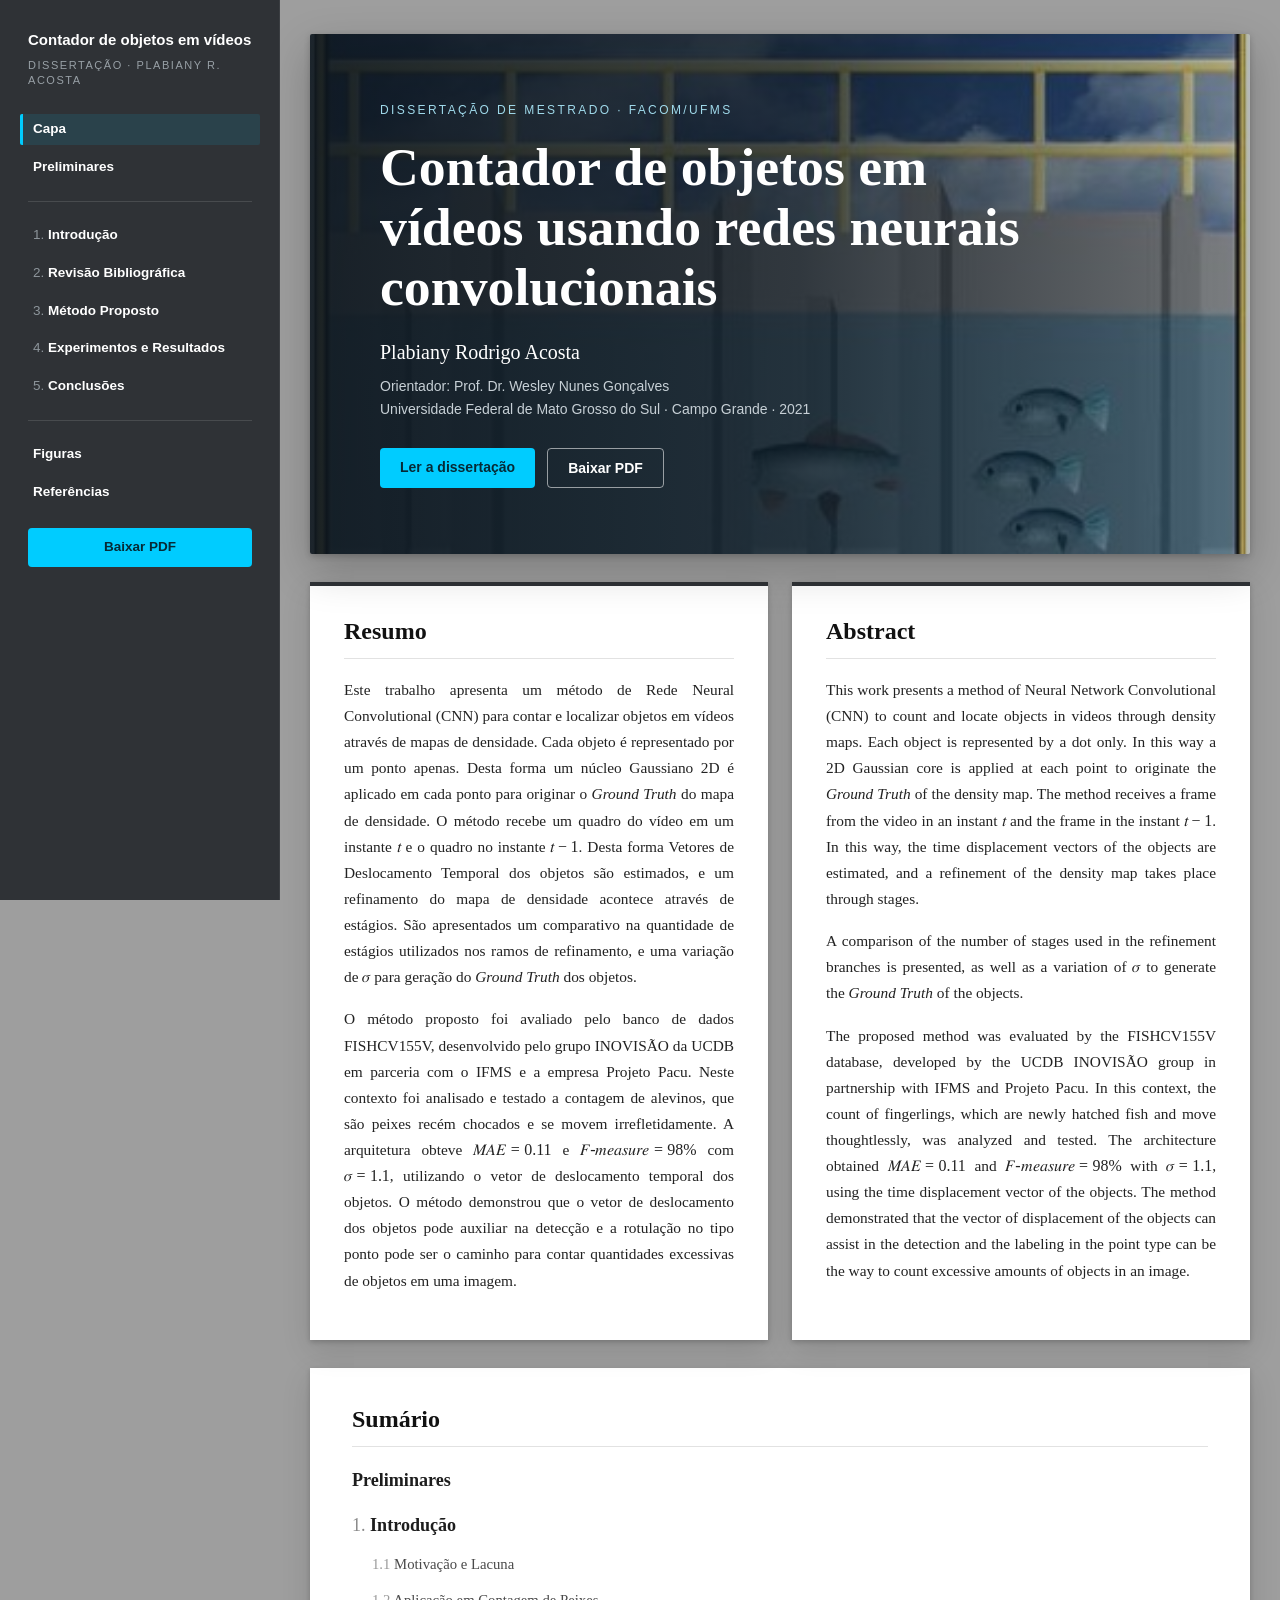
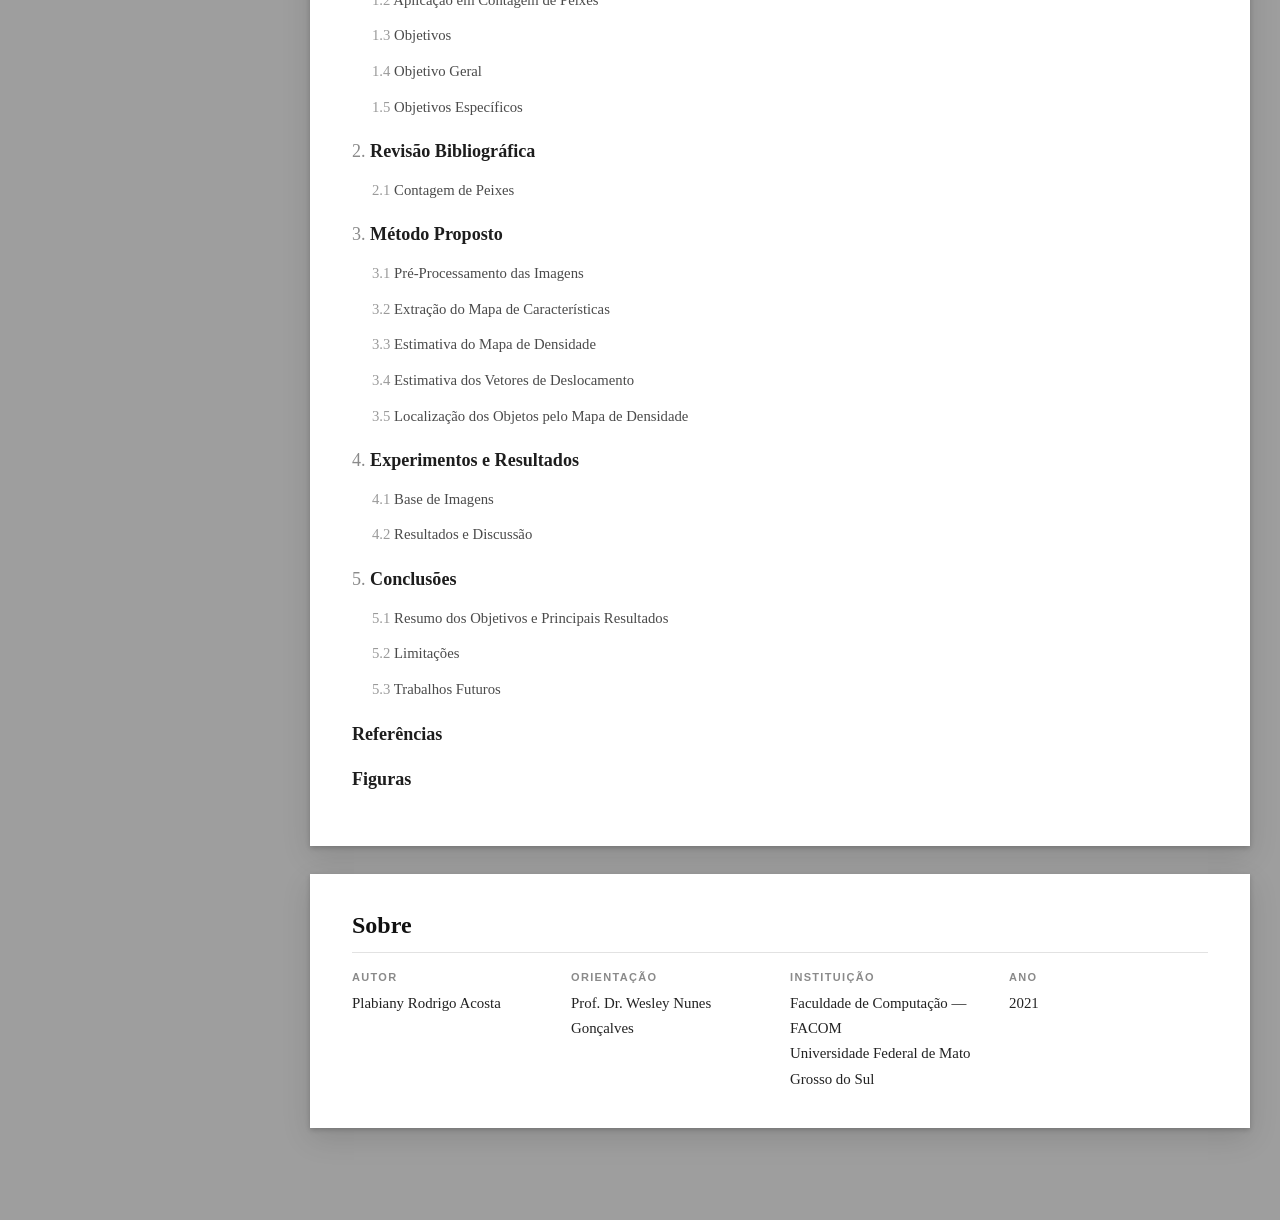
<file: index.html>
<!doctype html>
<html lang="pt-BR">
<head>
<meta charset="utf-8">
<meta name="viewport" content="width=device-width, initial-scale=1">
<title>Contador de objetos em vídeos usando redes neurais convolucionais</title>
<meta name="description" content="Dissertação de mestrado de Plabiany Rodrigo Acosta: contador de objetos em vídeos usando redes neurais convolucionais.">
<link rel="stylesheet" href="assets/css/site.css">
</head>
<body>
<aside class="sidebar" id="sidebar">
  <div class="sidebar-inner">
    <a class="brand" href="index.html">
      <strong>Contador de objetos em vídeos</strong>
      <span>Dissertação · Plabiany R. Acosta</span>
    </a>
    <nav class="toc" aria-label="Sumário">
      <a class="toc-chapter active" href="index.html">Capa</a>
      <a class="toc-chapter" href="preliminares.html">Preliminares</a>
      <div class="toc-sep"></div>
      <a class="toc-chapter" href="capitulos/01-introducao.html"><span class="toc-num">1.</span> Introdução</a>
      <a class="toc-chapter" href="capitulos/02-revisao-bibliografica.html"><span class="toc-num">2.</span> Revisão Bibliográfica</a>
      <a class="toc-chapter" href="capitulos/03-metodo-proposto.html"><span class="toc-num">3.</span> Método Proposto</a>
      <a class="toc-chapter" href="capitulos/04-experimentos-e-resultados.html"><span class="toc-num">4.</span> Experimentos e Resultados</a>
      <a class="toc-chapter" href="capitulos/05-conclusoes.html"><span class="toc-num">5.</span> Conclusões</a>
      <div class="toc-sep"></div>
      <a class="toc-chapter" href="figuras.html">Figuras</a>
      <a class="toc-chapter" href="capitulos/referencias.html">Referências</a>
      <a class="pdf-link" href="assets/dissertacao.pdf">Baixar PDF</a>
    </nav>
  </div>
</aside>
<button class="menu-toggle" type="button" aria-label="Abrir sumário" aria-controls="sidebar">☰</button>
<div class="overlay" aria-hidden="true"></div>
<main class="page">
<div class="landing"><section class="hero">
  <div class="hero-content">
    <p class="kicker">Dissertação de Mestrado · FACOM/UFMS</p>
    <h1>Contador de objetos em vídeos usando redes neurais convolucionais</h1>
    <p class="hero-author">Plabiany Rodrigo Acosta</p>
    <p class="hero-meta">Orientador: Prof. Dr. Wesley Nunes Gonçalves<br>Universidade Federal de Mato Grosso do Sul · Campo Grande · 2021</p>
    <div class="hero-actions">
      <a class="btn btn-primary" href="capitulos/01-introducao.html">Ler a dissertação</a>
      <a class="btn btn-ghost" href="assets/dissertacao.pdf">Baixar PDF</a>
    </div>
  </div>
</section>
<div class="resumo-grid">
  <article class="card"><h2>Resumo</h2>
<p>Este trabalho apresenta um método de Rede Neural Convolutional (CNN)
para contar e localizar objetos em vídeos através de mapas de densidade.
Cada objeto é representado por um ponto apenas. Desta forma um núcleo
Gaussiano 2D é aplicado em cada ponto para originar o <em>Ground
Truth</em> do mapa de densidade. O método recebe um quadro do vídeo em
um instante
<math display="inline" xmlns="http://www.w3.org/1998/Math/MathML"><semantics><mi>t</mi><annotation encoding="application/x-tex">t</annotation></semantics></math>
e o quadro no instante
<math display="inline" xmlns="http://www.w3.org/1998/Math/MathML"><semantics><mrow><mi>t</mi><mo>−</mo><mn>1</mn></mrow><annotation encoding="application/x-tex">t-1</annotation></semantics></math>.
Desta forma Vetores de Deslocamento Temporal dos objetos são estimados,
e um refinamento do mapa de densidade acontece através de estágios. São
apresentados um comparativo na quantidade de estágios utilizados nos
ramos de refinamento, e uma variação de
<math display="inline" xmlns="http://www.w3.org/1998/Math/MathML"><semantics><mi>σ</mi><annotation encoding="application/x-tex">\sigma</annotation></semantics></math>
para geração do <em>Ground Truth</em> dos objetos.</p>
<p>O método proposto foi avaliado pelo banco de dados FISHCV155V,
desenvolvido pelo grupo INOVISÃO da UCDB em parceria com o IFMS e a
empresa Projeto Pacu. Neste contexto foi analisado e testado a contagem
de alevinos, que são peixes recém chocados e se movem irrefletidamente.
A arquitetura obteve
<math display="inline" xmlns="http://www.w3.org/1998/Math/MathML"><semantics><mrow><mi>M</mi><mi>A</mi><mi>E</mi><mo>=</mo><mn>0.11</mn></mrow><annotation encoding="application/x-tex">MAE = 0.11</annotation></semantics></math>
e
<math display="inline" xmlns="http://www.w3.org/1998/Math/MathML"><semantics><mrow><mtext mathvariant="italic">𝐹-𝑚𝑒𝑎𝑠𝑢𝑟𝑒</mtext><mo>=</mo><mn>98</mn><mi>%</mi></mrow><annotation encoding="application/x-tex">\textit{F-measure} = 98\%</annotation></semantics></math>
com
<math display="inline" xmlns="http://www.w3.org/1998/Math/MathML"><semantics><mrow><mi>σ</mi><mo>=</mo><mn>1.1</mn></mrow><annotation encoding="application/x-tex">\sigma = 1.1</annotation></semantics></math>,
utilizando o vetor de deslocamento temporal dos objetos. O método
demonstrou que o vetor de deslocamento dos objetos pode auxiliar na
detecção e a rotulação no tipo ponto pode ser o caminho para contar
quantidades excessivas de objetos em uma imagem.</p>
</article>
  <article class="card"><h2>Abstract</h2>
<p>This work presents a method of Neural Network Convolutional (CNN) to
count and locate objects in videos through density maps. Each object is
represented by a dot only. In this way a 2D Gaussian core is applied at
each point to originate the <em>Ground Truth</em> of the density map.
The method receives a frame from the video in an instant
<math display="inline" xmlns="http://www.w3.org/1998/Math/MathML"><semantics><mi>t</mi><annotation encoding="application/x-tex">t</annotation></semantics></math>
and the frame in the instant
<math display="inline" xmlns="http://www.w3.org/1998/Math/MathML"><semantics><mrow><mi>t</mi><mo>−</mo><mn>1</mn></mrow><annotation encoding="application/x-tex">t-1</annotation></semantics></math>.
In this way, the time displacement vectors of the objects are estimated,
and a refinement of the density map takes place through stages.</p>
<p>A comparison of the number of stages used in the refinement branches
is presented, as well as a variation of
<math display="inline" xmlns="http://www.w3.org/1998/Math/MathML"><semantics><mi>σ</mi><annotation encoding="application/x-tex">\sigma</annotation></semantics></math>
to generate the <em>Ground Truth</em> of the objects.</p>
<p>The proposed method was evaluated by the FISHCV155V database,
developed by the UCDB INOVISÃO group in partnership with IFMS and
Projeto Pacu. In this context, the count of fingerlings, which are newly
hatched fish and move thoughtlessly, was analyzed and tested. The
architecture obtained
<math display="inline" xmlns="http://www.w3.org/1998/Math/MathML"><semantics><mrow><mi>M</mi><mi>A</mi><mi>E</mi><mo>=</mo><mn>0.11</mn></mrow><annotation encoding="application/x-tex">MAE = 0.11</annotation></semantics></math>
and
<math display="inline" xmlns="http://www.w3.org/1998/Math/MathML"><semantics><mrow><mtext mathvariant="italic">𝐹-𝑚𝑒𝑎𝑠𝑢𝑟𝑒</mtext><mo>=</mo><mn>98</mn><mi>%</mi></mrow><annotation encoding="application/x-tex">\textit{F-measure} = 98\%</annotation></semantics></math>
with
<math display="inline" xmlns="http://www.w3.org/1998/Math/MathML"><semantics><mrow><mi>σ</mi><mo>=</mo><mn>1.1</mn></mrow><annotation encoding="application/x-tex">\sigma = 1.1</annotation></semantics></math>,
using the time displacement vector of the objects. The method
demonstrated that the vector of displacement of the objects can assist
in the detection and the labeling in the point type can be the way to
count excessive amounts of objects in an image.</p>
</article>
</div>
<section class="sumario">
  <h2>Sumário</h2>
  <ol class="sumario-list">
    <li><a href="preliminares.html">Preliminares</a></li>
    <li><a href="capitulos/01-introducao.html"><span class="sum-num">1.</span> Introdução</a><ul><li><a href="capitulos/01-introducao.html#sec:Motivacao"><span class="toc-num">1.1</span> Motivação e Lacuna</a></li><li><a href="capitulos/01-introducao.html#sec:Aplicação"><span class="toc-num">1.2</span> Aplicação em Contagem de Peixes</a></li><li><a href="capitulos/01-introducao.html#sec:objetivos"><span class="toc-num">1.3</span> Objetivos</a></li><li><a href="capitulos/01-introducao.html#objetivo-geral"><span class="toc-num">1.4</span> Objetivo Geral</a></li><li><a href="capitulos/01-introducao.html#objetivos-específicos"><span class="toc-num">1.5</span> Objetivos Específicos</a></li></ul></li><li><a href="capitulos/02-revisao-bibliografica.html"><span class="sum-num">2.</span> Revisão Bibliográfica</a><ul><li><a href="capitulos/02-revisao-bibliografica.html#contagem-de-peixes"><span class="toc-num">2.1</span> Contagem de Peixes</a></li></ul></li><li><a href="capitulos/03-metodo-proposto.html"><span class="sum-num">3.</span> Método Proposto</a><ul><li><a href="capitulos/03-metodo-proposto.html#sec:Images"><span class="toc-num">3.1</span> Pré-Processamento das Imagens</a></li><li><a href="capitulos/03-metodo-proposto.html#sec:VGG"><span class="toc-num">3.2</span> Extração do Mapa de Características</a></li><li><a href="capitulos/03-metodo-proposto.html#sec:EstimativaDensidade"><span class="toc-num">3.3</span> Estimativa do Mapa de Densidade</a></li><li><a href="capitulos/03-metodo-proposto.html#sec:EstimativaVetores"><span class="toc-num">3.4</span> Estimativa dos Vetores de
Deslocamento</a></li><li><a href="capitulos/03-metodo-proposto.html#localização-dos-objetos-pelo-mapa-de-densidade"><span class="toc-num">3.5</span> Localização dos
Objetos pelo Mapa de Densidade</a></li></ul></li><li><a href="capitulos/04-experimentos-e-resultados.html"><span class="sum-num">4.</span> Experimentos e Resultados</a><ul><li><a href="capitulos/04-experimentos-e-resultados.html#chap:basedeimagens"><span class="toc-num">4.1</span> Base de Imagens</a></li><li><a href="capitulos/04-experimentos-e-resultados.html#sec:resultados"><span class="toc-num">4.2</span> Resultados e Discussão</a></li></ul></li><li><a href="capitulos/05-conclusoes.html"><span class="sum-num">5.</span> Conclusões</a><ul><li><a href="capitulos/05-conclusoes.html#sec:c:resumo"><span class="toc-num">5.1</span> Resumo dos Objetivos e Principais Resultados</a></li><li><a href="capitulos/05-conclusoes.html#sec:c:limitacoes"><span class="toc-num">5.2</span> Limitações</a></li><li><a href="capitulos/05-conclusoes.html#sec:c:futuros"><span class="toc-num">5.3</span> Trabalhos Futuros</a></li></ul></li>
    <li><a href="capitulos/referencias.html">Referências</a></li>
    <li><a href="figuras.html">Figuras</a></li>
  </ol>
</section>
<section class="about">
  <h2>Sobre</h2>
  <div class="about-grid">
    <div><h3>Autor</h3><p>Plabiany Rodrigo Acosta</p></div>
    <div><h3>Orientação</h3><p>Prof. Dr. Wesley Nunes Gonçalves</p></div>
    <div><h3>Instituição</h3><p>Faculdade de Computação — FACOM<br>Universidade Federal de Mato Grosso do Sul</p></div>
    <div><h3>Ano</h3><p>2021</p></div>
  </div>
</section></div>
</main>
<script src="assets/js/site.js"></script>
</body>
</html>
</file>
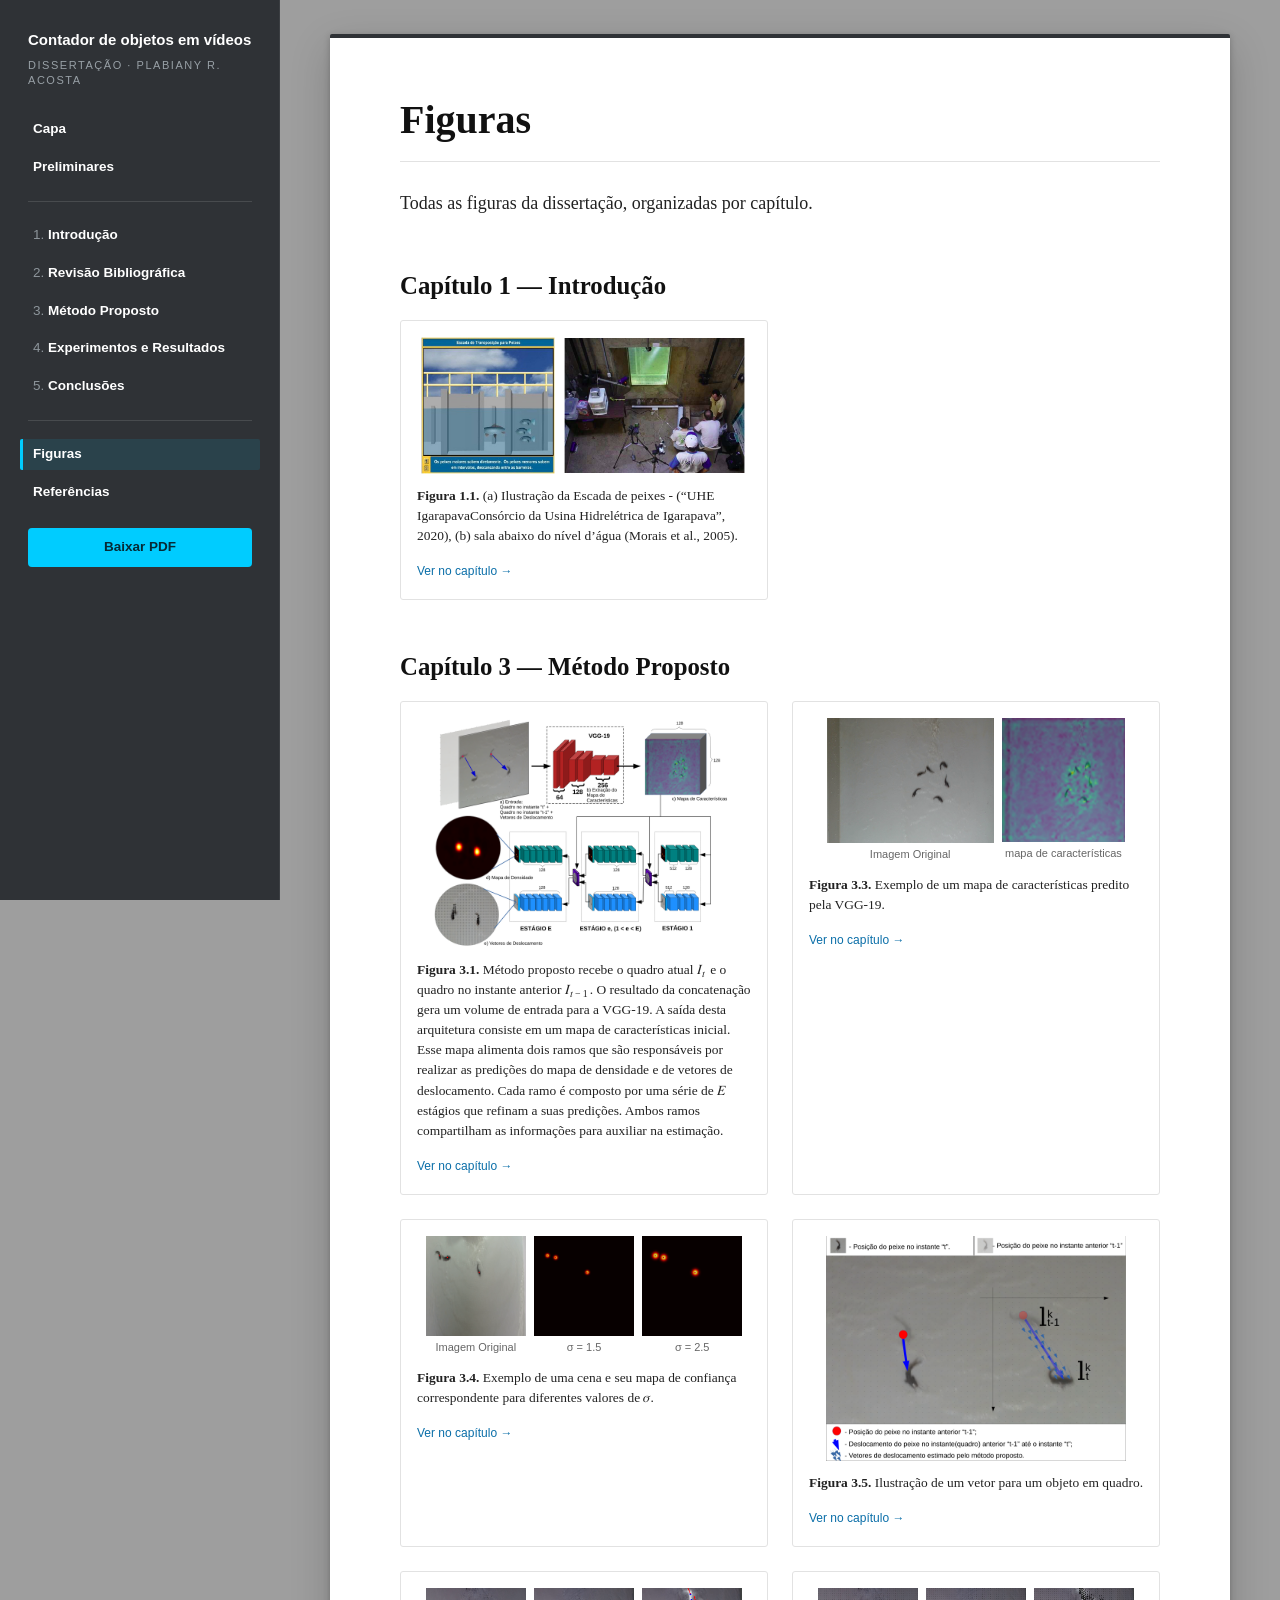
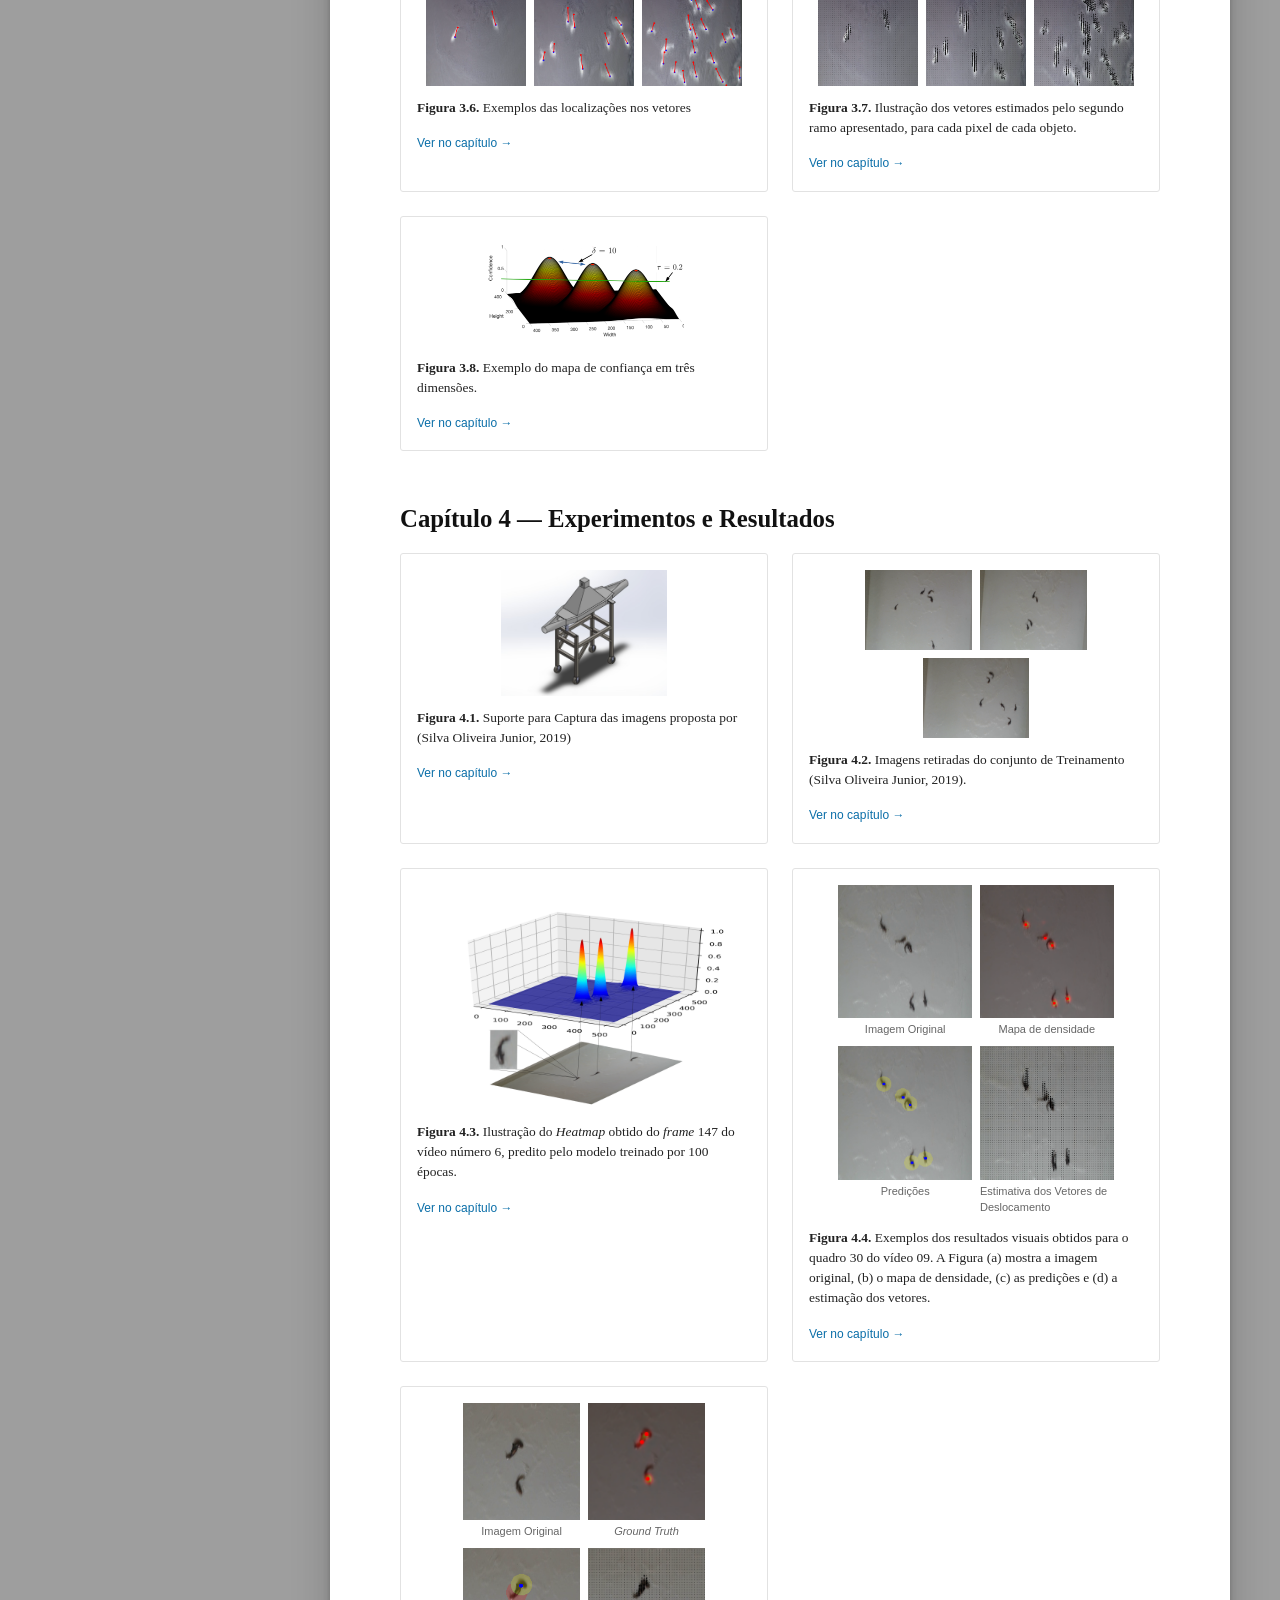
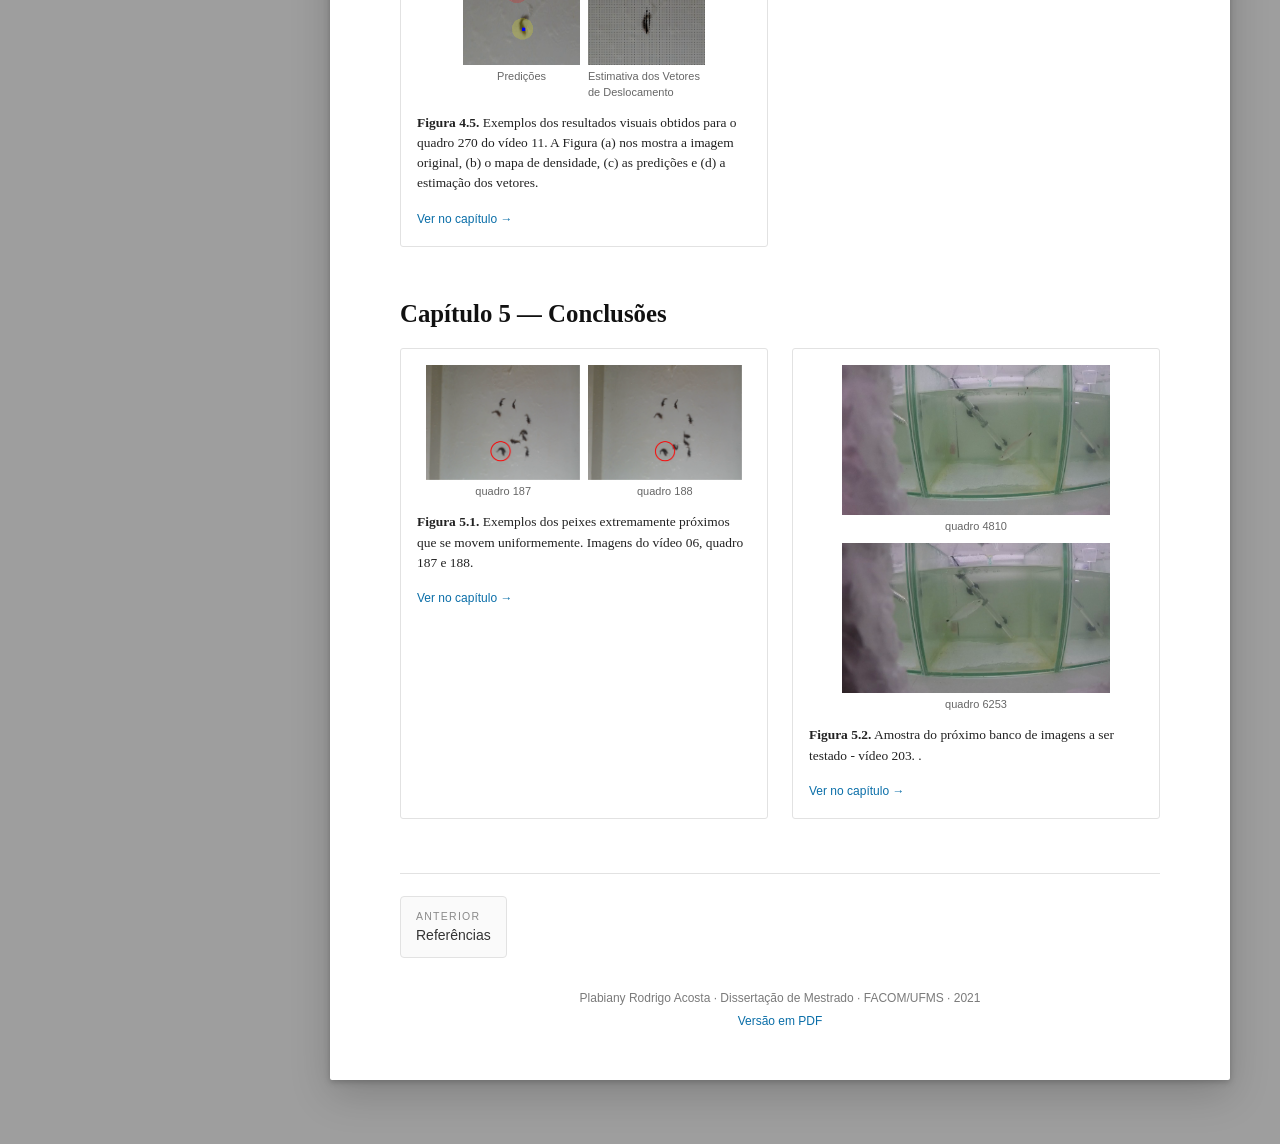
<file: figuras.html>
<!doctype html>
<html lang="pt-BR">
<head>
<meta charset="utf-8">
<meta name="viewport" content="width=device-width, initial-scale=1">
<title>Figuras</title>
<meta name="description" content="Dissertação de mestrado de Plabiany Rodrigo Acosta: contador de objetos em vídeos usando redes neurais convolucionais.">
<link rel="stylesheet" href="assets/css/site.css">
</head>
<body>
<aside class="sidebar" id="sidebar">
  <div class="sidebar-inner">
    <a class="brand" href="index.html">
      <strong>Contador de objetos em vídeos</strong>
      <span>Dissertação · Plabiany R. Acosta</span>
    </a>
    <nav class="toc" aria-label="Sumário">
      <a class="toc-chapter" href="index.html">Capa</a>
      <a class="toc-chapter" href="preliminares.html">Preliminares</a>
      <div class="toc-sep"></div>
      <a class="toc-chapter" href="capitulos/01-introducao.html"><span class="toc-num">1.</span> Introdução</a>
      <a class="toc-chapter" href="capitulos/02-revisao-bibliografica.html"><span class="toc-num">2.</span> Revisão Bibliográfica</a>
      <a class="toc-chapter" href="capitulos/03-metodo-proposto.html"><span class="toc-num">3.</span> Método Proposto</a>
      <a class="toc-chapter" href="capitulos/04-experimentos-e-resultados.html"><span class="toc-num">4.</span> Experimentos e Resultados</a>
      <a class="toc-chapter" href="capitulos/05-conclusoes.html"><span class="toc-num">5.</span> Conclusões</a>
      <div class="toc-sep"></div>
      <a class="toc-chapter active" href="figuras.html">Figuras</a>
      <a class="toc-chapter" href="capitulos/referencias.html">Referências</a>
      <a class="pdf-link" href="assets/dissertacao.pdf">Baixar PDF</a>
    </nav>
  </div>
</aside>
<button class="menu-toggle" type="button" aria-label="Abrir sumário" aria-controls="sidebar">☰</button>
<div class="overlay" aria-hidden="true"></div>
<main class="page">
<article class="sheet">
<h1 class="chapter-title">Figuras</h1><p>Todas as figuras da dissertação, organizadas por capítulo.</p><section class="gallery-chapter"><h2 class="section-title">Capítulo 1 — Introdução</h2><div class="gallery-grid"><article class="gallery-item" id="galeria-fig:escadadepeixes"><div class="subfigs gallery-media"><div class="subfig" style="flex:0 1 40%;max-width:40%"><img alt="" class="figimg" loading="lazy" src="assets/figuras/escadadepeixes.jpg"/></div><div class="subfig" style="flex:0 1 55%;max-width:55%"><img alt="" class="figimg" loading="lazy" src="assets/figuras/saladaagua.png"/></div></div><div class="gallery-caption"><p><span class="fig-num">Figura 1.1.</span> (a) Ilustração da Escada de peixes - <span class="citation" data-cites="UHE">(<span>“<span>UHE Igarapava</span>Consórcio da Usina
Hidrelétrica de Igarapava”</span>, 2020)</span>, (b) sala abaixo do
nível d’água <span class="citation" data-cites="Erikson">(Morais et al.,
2005)</span>.</p><a href="capitulos/01-introducao.html#fig:escadadepeixes">Ver no capítulo →</a></div></article></div></section><section class="gallery-chapter"><h2 class="section-title">Capítulo 3 — Método Proposto</h2><div class="gallery-grid"><article class="gallery-item" id="galeria-fig:model"><div class="subfigs gallery-media"><div class="subfig" style="flex:0 1 100%;max-width:100%"><img alt="" class="figimg" loading="lazy" src="assets/figuras/model.png"/></div></div><div class="gallery-caption"><p><span class="fig-num">Figura 3.1.</span>  Método proposto recebe o quadro atual
<math display="inline" xmlns="http://www.w3.org/1998/Math/MathML"><semantics><msub><mi>I</mi><mi>t</mi></msub><annotation encoding="application/x-tex">I_{t}</annotation></semantics></math>
e o quadro no instante anterior
<math display="inline" xmlns="http://www.w3.org/1998/Math/MathML"><semantics><msub><mi>I</mi><mrow><mi>t</mi><mo>−</mo><mn>1</mn></mrow></msub><annotation encoding="application/x-tex">I_{t-1}</annotation></semantics></math>.
O resultado da concatenação gera um volume de entrada para a VGG-19. A
saída desta arquitetura consiste em um mapa de características inicial.
Esse mapa alimenta dois ramos que são responsáveis por realizar as
predições do mapa de densidade e de vetores de deslocamento. Cada ramo é
composto por uma série de
<math display="inline" xmlns="http://www.w3.org/1998/Math/MathML"><semantics><mi>E</mi><annotation encoding="application/x-tex">E</annotation></semantics></math>
estágios que refinam a suas predições. Ambos ramos compartilham as
informações para auxiliar na estimação.</p><a href="capitulos/03-metodo-proposto.html#fig:model">Ver no capítulo →</a></div></article><article class="gallery-item" id="galeria-fig:carac"><div class="subfigs gallery-media"><div class="subfig" style="flex:0 1 50%;max-width:50%"><img alt="Imagem Original" class="figimg" loading="lazy" src="assets/figuras/caract.png"/><span class="subcap">Imagem Original</span></div><div class="subfig" style="flex:0 1 37%;max-width:37%"><img alt="mapa de características" class="figimg" loading="lazy" src="assets/figuras/carac.png"/><span class="subcap">mapa de características</span></div></div><div class="gallery-caption"><p><span class="fig-num">Figura 3.3.</span> <span data-label="fig:carac" id="fig:carac"></span> Exemplo
de um mapa de características predito pela VGG-19.</p><a href="capitulos/03-metodo-proposto.html#fig:carac">Ver no capítulo →</a></div></article><article class="gallery-item" id="galeria-fig:sigma"><div class="subfigs gallery-media"><div class="subfig" style="flex:0 1 30%;max-width:30%"><img alt="Imagem Original" class="figimg" loading="lazy" src="assets/figuras/sigmas/frame001018Ponto.png"/><span class="subcap">Imagem Original</span></div><div class="subfig" style="flex:0 1 30%;max-width:30%"><img alt="σ = 1.5" class="figimg" loading="lazy" src="assets/figuras/sigmas/frame001018_label_1_5.png"/><span class="subcap">σ = 1.5</span></div><div class="subfig" style="flex:0 1 30%;max-width:30%"><img alt="σ = 2.5" class="figimg" loading="lazy" src="assets/figuras/sigmas/frame001018_label_2_5.png"/><span class="subcap">σ = 2.5</span></div></div><div class="gallery-caption"><p><span class="fig-num">Figura 3.4.</span> <span data-label="fig:sigma" id="fig:sigma"></span> Exemplo
de uma cena e seu mapa de confiança correspondente para diferentes
valores de
<math display="inline" xmlns="http://www.w3.org/1998/Math/MathML"><semantics><mi>σ</mi><annotation encoding="application/x-tex">\sigma</annotation></semantics></math>.</p><a href="capitulos/03-metodo-proposto.html#fig:sigma">Ver no capítulo →</a></div></article><article class="gallery-item" id="galeria-fig:vetor"><div class="subfigs gallery-media"><div class="subfig" style="flex:0 1 90%;max-width:90%"><img alt="" class="figimg" loading="lazy" src="assets/figuras/VD.png"/></div></div><div class="gallery-caption"><p><span class="fig-num">Figura 3.5.</span> <span data-label="fig:vetor" id="fig:vetor"></span>
Ilustração de um vetor para um objeto em quadro.</p><a href="capitulos/03-metodo-proposto.html#fig:vetor">Ver no capítulo →</a></div></article><article class="gallery-item" id="galeria-fig:vetores"><div class="subfigs gallery-media"><div class="subfig" style="flex:0 1 30%;max-width:30%"><img alt="" class="figimg" loading="lazy" src="assets/figuras/frame000089.png_tracking.png"/></div><div class="subfig" style="flex:0 1 30%;max-width:30%"><img alt="" class="figimg" loading="lazy" src="assets/figuras/frame000126.png_tracking.png"/></div><div class="subfig" style="flex:0 1 30%;max-width:30%"><img alt="" class="figimg" loading="lazy" src="assets/figuras/frame000176.png_tracking.png"/></div></div><div class="gallery-caption"><p><span class="fig-num">Figura 3.6.</span> <span data-label="fig:vetores" id="fig:vetores"></span>
Exemplos das localizações nos vetores</p><a href="capitulos/03-metodo-proposto.html#fig:vetores">Ver no capítulo →</a></div></article><article class="gallery-item" id="galeria-fig:vetores2"><div class="subfigs gallery-media"><div class="subfig" style="flex:0 1 30%;max-width:30%"><img alt="" class="figimg" loading="lazy" src="assets/figuras/frame000089.pngquiver_t.png"/></div><div class="subfig" style="flex:0 1 30%;max-width:30%"><img alt="" class="figimg" loading="lazy" src="assets/figuras/frame000126.pngquiver_t.png"/></div><div class="subfig" style="flex:0 1 30%;max-width:30%"><img alt="" class="figimg" loading="lazy" src="assets/figuras/frame000176.pngquiver_t.png"/></div></div><div class="gallery-caption"><p><span class="fig-num">Figura 3.7.</span> <span data-label="fig:vetores2" id="fig:vetores2"></span>
Ilustração dos vetores estimados pelo segundo ramo apresentado, para
cada pixel de cada objeto.</p><a href="capitulos/03-metodo-proposto.html#fig:vetores2">Ver no capítulo →</a></div></article><article class="gallery-item" id="galeria-fig:heatmap"><div class="subfigs gallery-media"><div class="subfig" style="flex:0 1 60%;max-width:60%"><img alt="" class="figimg" loading="lazy" src="assets/figuras/heatmap2.png"/></div></div><div class="gallery-caption"><p><span class="fig-num">Figura 3.8.</span> Exemplo do mapa de confiança em três dimensões.</p><a href="capitulos/03-metodo-proposto.html#fig:heatmap">Ver no capítulo →</a></div></article></div></section><section class="gallery-chapter"><h2 class="section-title">Capítulo 4 — Experimentos e Resultados</h2><div class="gallery-grid"><article class="gallery-item" id="galeria-Estrutura"><div class="subfigs gallery-media"><div class="subfig" style="flex:0 1 50%;max-width:50%"><img alt="" class="figimg" loading="lazy" src="assets/figuras/estruturaCaptura.png"/></div></div><div class="gallery-caption"><p><span class="fig-num">Figura 4.1.</span> Suporte para Captura das imagens proposta por <span class="citation" data-cites="Junior2019UFMS">(Silva Oliveira Junior,
2019)</span></p><a href="capitulos/04-experimentos-e-resultados.html#Estrutura">Ver no capítulo →</a></div></article><article class="gallery-item" id="galeria-Train"><div class="subfigs gallery-media"><div class="subfig" style="flex:0 1 32%;max-width:32%"><img alt="" class="figimg" loading="lazy" src="assets/figuras/Train/VID15_frame000222.png"/></div><div class="subfig" style="flex:0 1 32%;max-width:32%"><img alt="" class="figimg" loading="lazy" src="assets/figuras/Train/VID18_frame000244.png"/></div><div class="subfig" style="flex:0 1 32%;max-width:32%"><img alt="" class="figimg" loading="lazy" src="assets/figuras/Train/VID19_frame000313.png"/></div></div><div class="gallery-caption"><p><span class="fig-num">Figura 4.2.</span> Imagens retiradas do conjunto de Treinamento <span class="citation" data-cites="Junior2019UFMS">(Silva Oliveira Junior,
2019)</span>.</p><a href="capitulos/04-experimentos-e-resultados.html#Train">Ver no capítulo →</a></div></article><article class="gallery-item" id="galeria-heatmap"><div class="subfigs gallery-media"><div class="subfig" style="flex:0 1 90%;max-width:90%"><img alt="" class="figimg" loading="lazy" src="assets/figuras/VID06_frame000147.png"/></div></div><div class="gallery-caption"><p><span class="fig-num">Figura 4.3.</span> Ilustração do <em>Heatmap</em> obtido do <em>frame</em> 147
do vídeo número 6, predito pelo modelo treinado por 100
épocas.</p><a href="capitulos/04-experimentos-e-resultados.html#heatmap">Ver no capítulo →</a></div></article><article class="gallery-item" id="galeria-fig:resultadosQuali"><div class="subfigs gallery-media"><div class="subfig" style="flex:0 1 40%;max-width:40%"><img alt="Imagem Original" class="figimg" loading="lazy" src="assets/figuras/ResultadosQ/VID09_frame000039.png"/><span class="subcap">Imagem Original</span></div><div class="subfig" style="flex:0 1 40%;max-width:40%"><img alt="Mapa de densidade" class="figimg" loading="lazy" src="assets/figuras/ResultadosQ/VID09_frame000039_points_.png"/><span class="subcap">Mapa de densidade</span></div><div class="subfig" style="flex:0 1 40%;max-width:40%"><img alt="Predições" class="figimg" loading="lazy" src="assets/figuras/ResultadosQ/VID09_frame000039_points.png"/><span class="subcap">Predições</span></div><div class="subfig" style="flex:0 1 40%;max-width:40%"><img alt="Estimativa dos Vetores de Deslocamento" class="figimg" loading="lazy" src="assets/figuras/ResultadosQ/VID09_frame000039_vectors.png"/><span class="subcap">Estimativa dos Vetores de Deslocamento</span></div></div><div class="gallery-caption"><p><span class="fig-num">Figura 4.4.</span> <span data-label="fig:resultadosQuali" id="fig:resultadosQuali"></span> Exemplos dos resultados visuais
obtidos para o quadro 30 do vídeo 09. A Figura (a) mostra a imagem
original, (b) o mapa de densidade, (c) as predições e (d) a estimação
dos vetores. </p><a href="capitulos/04-experimentos-e-resultados.html#fig:resultadosQuali">Ver no capítulo →</a></div></article><article class="gallery-item" id="galeria-fig:resultadosJuntos"><div class="subfigs gallery-media"><div class="subfig" style="flex:0 1 35%;max-width:35%"><img alt="Imagem Original" class="figimg" loading="lazy" src="assets/figuras/ResultadosQ2/VID11_frame000217.png"/><span class="subcap">Imagem Original</span></div><div class="subfig" style="flex:0 1 35%;max-width:35%"><img alt="Ground Truth" class="figimg" loading="lazy" src="assets/figuras/ResultadosQ2/VID11_frame000217_points_gt_.png"/><span class="subcap"><em>Ground Truth</em></span></div><div class="subfig" style="flex:0 1 35%;max-width:35%"><img alt="Predições" class="figimg" loading="lazy" src="assets/figuras/ResultadosQ2/VID11_frame000217_points.png"/><span class="subcap">Predições</span></div><div class="subfig" style="flex:0 1 35%;max-width:35%"><img alt="Estimativa dos Vetores de Deslocamento" class="figimg" loading="lazy" src="assets/figuras/ResultadosQ2/VID11_frame000217_vectors.png"/><span class="subcap">Estimativa dos Vetores de Deslocamento</span></div></div><div class="gallery-caption"><p><span class="fig-num">Figura 4.5.</span> <span data-label="fig:resultadosJuntos" id="fig:resultadosJuntos"></span> Exemplos dos resultados
visuais obtidos para o quadro 270 do vídeo 11. A Figura (a) nos mostra a
imagem original, (b) o mapa de densidade, (c) as predições e (d) a
estimação dos vetores. </p><a href="capitulos/04-experimentos-e-resultados.html#fig:resultadosJuntos">Ver no capítulo →</a></div></article></div></section><section class="gallery-chapter"><h2 class="section-title">Capítulo 5 — Conclusões</h2><div class="gallery-grid"><article class="gallery-item" id="galeria-fig:PeixesPróximos"><div class="subfigs gallery-media"><div class="subfig" style="flex:0 1 46%;max-width:46%"><img alt="quadro 187" class="figimg" loading="lazy" src="assets/figuras/187.png"/><span class="subcap">quadro 187</span></div><div class="subfig" style="flex:0 1 46%;max-width:46%"><img alt="quadro 188" class="figimg" loading="lazy" src="assets/figuras/188.png"/><span class="subcap">quadro 188</span></div></div><div class="gallery-caption"><p><span class="fig-num">Figura 5.1.</span> <span data-label="fig:PeixesPróximos" id="fig:PeixesPróximos"></span> Exemplos dos peixes extremamente
próximos que se movem uniformemente. Imagens do vídeo 06, quadro 187 e
188. </p><a href="capitulos/05-conclusoes.html#fig:PeixesPróximos">Ver no capítulo →</a></div></article><article class="gallery-item" id="galeria-fig:proxbanco"><div class="subfigs gallery-media"><div class="subfig" style="flex:0 1 80%;max-width:80%"><img alt="quadro 4810" class="figimg" loading="lazy" src="assets/figuras/frame0004810.png"/><span class="subcap">quadro 4810</span></div><div class="subfig" style="flex:0 1 80%;max-width:80%"><img alt="quadro 6253" class="figimg" loading="lazy" src="assets/figuras/frame0000247.png"/><span class="subcap">quadro 6253</span></div></div><div class="gallery-caption"><p><span class="fig-num">Figura 5.2.</span> <span data-label="fig:proxbanco" id="fig:proxbanco"></span>
Amostra do próximo banco de imagens a ser testado - vídeo 203.
.</p><a href="capitulos/05-conclusoes.html#fig:proxbanco">Ver no capítulo →</a></div></article></div></section>
<nav class="pager" aria-label="Navegação entre páginas">
<a class="prev" href="capitulos/referencias.html"><span class="label">Anterior</span>Referências</a>
<span></span>
</nav>
<footer class="site-footer">
  <p>Plabiany Rodrigo Acosta · Dissertação de Mestrado · FACOM/UFMS · 2021</p>
  <p><a href="assets/dissertacao.pdf">Versão em PDF</a></p>
</footer>
</article>
</main>
<script src="assets/js/site.js"></script>
</body>
</html>
</file>
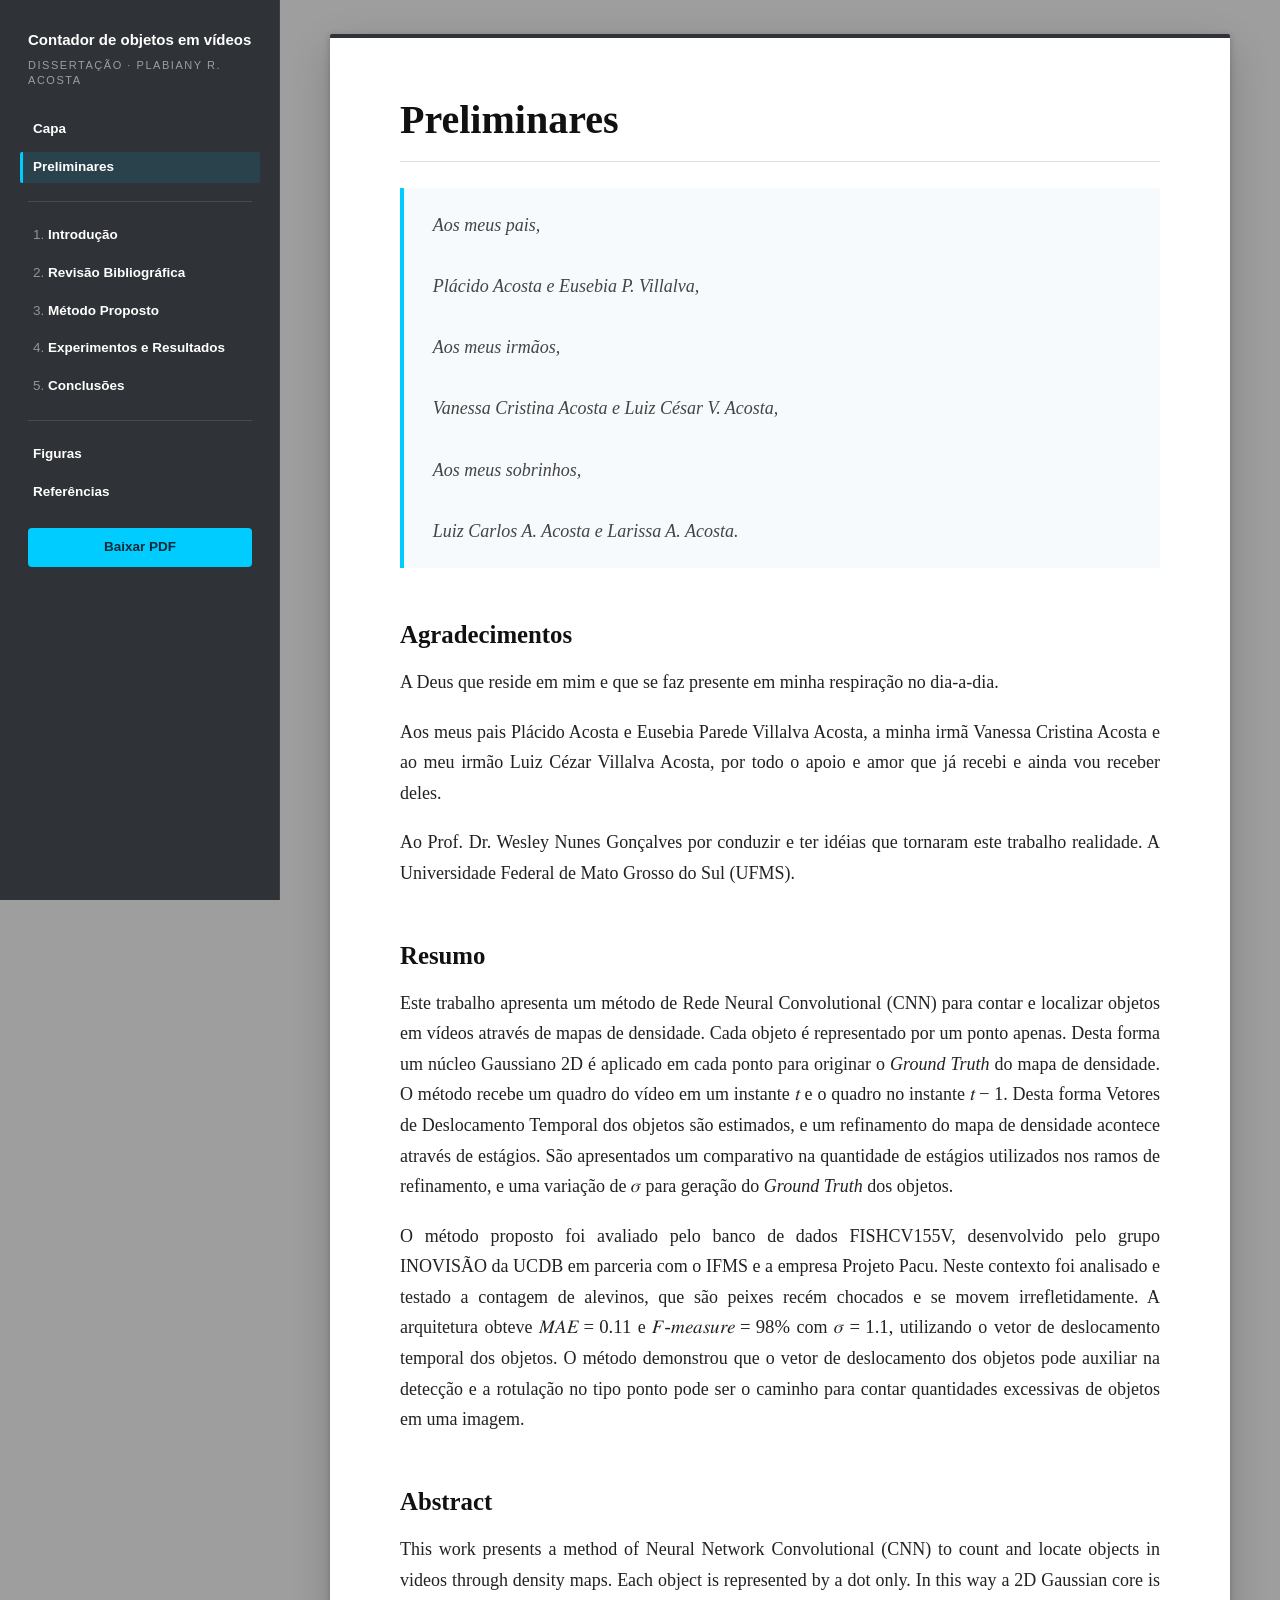
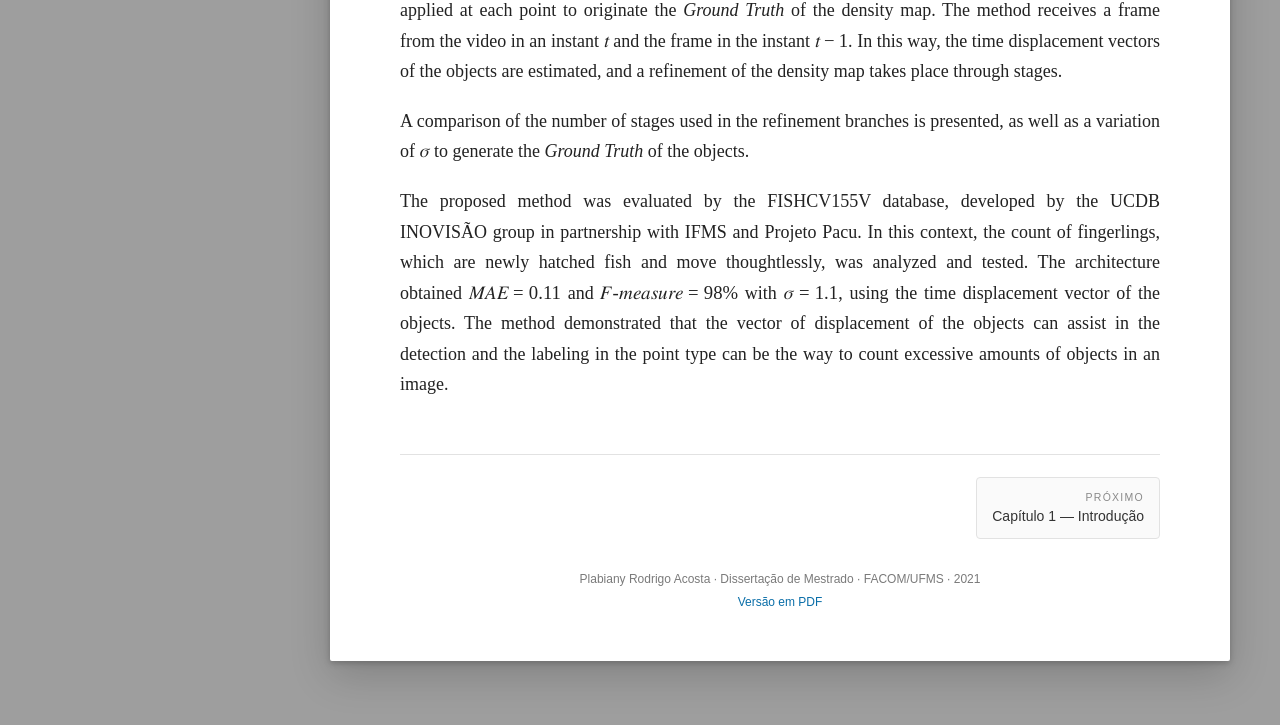
<file: preliminares.html>
<!doctype html>
<html lang="pt-BR">
<head>
<meta charset="utf-8">
<meta name="viewport" content="width=device-width, initial-scale=1">
<title>Preliminares</title>
<meta name="description" content="Dissertação de mestrado de Plabiany Rodrigo Acosta: contador de objetos em vídeos usando redes neurais convolucionais.">
<link rel="stylesheet" href="assets/css/site.css">
</head>
<body>
<aside class="sidebar" id="sidebar">
  <div class="sidebar-inner">
    <a class="brand" href="index.html">
      <strong>Contador de objetos em vídeos</strong>
      <span>Dissertação · Plabiany R. Acosta</span>
    </a>
    <nav class="toc" aria-label="Sumário">
      <a class="toc-chapter" href="index.html">Capa</a>
      <a class="toc-chapter active" href="preliminares.html">Preliminares</a>
      <div class="toc-sep"></div>
      <a class="toc-chapter" href="capitulos/01-introducao.html"><span class="toc-num">1.</span> Introdução</a>
      <a class="toc-chapter" href="capitulos/02-revisao-bibliografica.html"><span class="toc-num">2.</span> Revisão Bibliográfica</a>
      <a class="toc-chapter" href="capitulos/03-metodo-proposto.html"><span class="toc-num">3.</span> Método Proposto</a>
      <a class="toc-chapter" href="capitulos/04-experimentos-e-resultados.html"><span class="toc-num">4.</span> Experimentos e Resultados</a>
      <a class="toc-chapter" href="capitulos/05-conclusoes.html"><span class="toc-num">5.</span> Conclusões</a>
      <div class="toc-sep"></div>
      <a class="toc-chapter" href="figuras.html">Figuras</a>
      <a class="toc-chapter" href="capitulos/referencias.html">Referências</a>
      <a class="pdf-link" href="assets/dissertacao.pdf">Baixar PDF</a>
    </nav>
  </div>
</aside>
<button class="menu-toggle" type="button" aria-label="Abrir sumário" aria-controls="sidebar">☰</button>
<div class="overlay" aria-hidden="true"></div>
<main class="page">
<article class="sheet">
<h1 class="chapter-title">Preliminares</h1><blockquote class="dedicatoria">Aos meus pais,

Plácido Acosta e Eusebia P. Villalva,

Aos meus irmãos,

Vanessa Cristina Acosta e Luiz César V. Acosta,

Aos meus sobrinhos,

Luiz Carlos A. Acosta e Larissa A. Acosta.</blockquote><h2 class="section-title" id="agradecimentos">Agradecimentos</h2>
<p>A Deus que reside em mim e que se faz presente em minha respiração no
dia-a-dia.</p>
<p>Aos meus pais Plácido Acosta e Eusebia Parede Villalva Acosta, a
minha irmã Vanessa Cristina Acosta e ao meu irmão Luiz Cézar Villalva
Acosta, por todo o apoio e amor que já recebi e ainda vou receber
deles.</p>
<p>Ao Prof. Dr. Wesley Nunes Gonçalves por conduzir e ter idéias que
tornaram este trabalho realidade. A Universidade Federal de Mato Grosso
do Sul (UFMS).</p>
<h2 class="section-title" id="resumo">Resumo</h2>
<p>Este trabalho apresenta um método de Rede Neural Convolutional (CNN)
para contar e localizar objetos em vídeos através de mapas de densidade.
Cada objeto é representado por um ponto apenas. Desta forma um núcleo
Gaussiano 2D é aplicado em cada ponto para originar o <em>Ground
Truth</em> do mapa de densidade. O método recebe um quadro do vídeo em
um instante
<math display="inline" xmlns="http://www.w3.org/1998/Math/MathML"><semantics><mi>t</mi><annotation encoding="application/x-tex">t</annotation></semantics></math>
e o quadro no instante
<math display="inline" xmlns="http://www.w3.org/1998/Math/MathML"><semantics><mrow><mi>t</mi><mo>−</mo><mn>1</mn></mrow><annotation encoding="application/x-tex">t-1</annotation></semantics></math>.
Desta forma Vetores de Deslocamento Temporal dos objetos são estimados,
e um refinamento do mapa de densidade acontece através de estágios. São
apresentados um comparativo na quantidade de estágios utilizados nos
ramos de refinamento, e uma variação de
<math display="inline" xmlns="http://www.w3.org/1998/Math/MathML"><semantics><mi>σ</mi><annotation encoding="application/x-tex">\sigma</annotation></semantics></math>
para geração do <em>Ground Truth</em> dos objetos.</p>
<p>O método proposto foi avaliado pelo banco de dados FISHCV155V,
desenvolvido pelo grupo INOVISÃO da UCDB em parceria com o IFMS e a
empresa Projeto Pacu. Neste contexto foi analisado e testado a contagem
de alevinos, que são peixes recém chocados e se movem irrefletidamente.
A arquitetura obteve
<math display="inline" xmlns="http://www.w3.org/1998/Math/MathML"><semantics><mrow><mi>M</mi><mi>A</mi><mi>E</mi><mo>=</mo><mn>0.11</mn></mrow><annotation encoding="application/x-tex">MAE = 0.11</annotation></semantics></math>
e
<math display="inline" xmlns="http://www.w3.org/1998/Math/MathML"><semantics><mrow><mtext mathvariant="italic">𝐹-𝑚𝑒𝑎𝑠𝑢𝑟𝑒</mtext><mo>=</mo><mn>98</mn><mi>%</mi></mrow><annotation encoding="application/x-tex">\textit{F-measure} = 98\%</annotation></semantics></math>
com
<math display="inline" xmlns="http://www.w3.org/1998/Math/MathML"><semantics><mrow><mi>σ</mi><mo>=</mo><mn>1.1</mn></mrow><annotation encoding="application/x-tex">\sigma = 1.1</annotation></semantics></math>,
utilizando o vetor de deslocamento temporal dos objetos. O método
demonstrou que o vetor de deslocamento dos objetos pode auxiliar na
detecção e a rotulação no tipo ponto pode ser o caminho para contar
quantidades excessivas de objetos em uma imagem.</p>
<h2 class="section-title" id="abstract">Abstract</h2>
<p>This work presents a method of Neural Network Convolutional (CNN) to
count and locate objects in videos through density maps. Each object is
represented by a dot only. In this way a 2D Gaussian core is applied at
each point to originate the <em>Ground Truth</em> of the density map.
The method receives a frame from the video in an instant
<math display="inline" xmlns="http://www.w3.org/1998/Math/MathML"><semantics><mi>t</mi><annotation encoding="application/x-tex">t</annotation></semantics></math>
and the frame in the instant
<math display="inline" xmlns="http://www.w3.org/1998/Math/MathML"><semantics><mrow><mi>t</mi><mo>−</mo><mn>1</mn></mrow><annotation encoding="application/x-tex">t-1</annotation></semantics></math>.
In this way, the time displacement vectors of the objects are estimated,
and a refinement of the density map takes place through stages.</p>
<p>A comparison of the number of stages used in the refinement branches
is presented, as well as a variation of
<math display="inline" xmlns="http://www.w3.org/1998/Math/MathML"><semantics><mi>σ</mi><annotation encoding="application/x-tex">\sigma</annotation></semantics></math>
to generate the <em>Ground Truth</em> of the objects.</p>
<p>The proposed method was evaluated by the FISHCV155V database,
developed by the UCDB INOVISÃO group in partnership with IFMS and
Projeto Pacu. In this context, the count of fingerlings, which are newly
hatched fish and move thoughtlessly, was analyzed and tested. The
architecture obtained
<math display="inline" xmlns="http://www.w3.org/1998/Math/MathML"><semantics><mrow><mi>M</mi><mi>A</mi><mi>E</mi><mo>=</mo><mn>0.11</mn></mrow><annotation encoding="application/x-tex">MAE = 0.11</annotation></semantics></math>
and
<math display="inline" xmlns="http://www.w3.org/1998/Math/MathML"><semantics><mrow><mtext mathvariant="italic">𝐹-𝑚𝑒𝑎𝑠𝑢𝑟𝑒</mtext><mo>=</mo><mn>98</mn><mi>%</mi></mrow><annotation encoding="application/x-tex">\textit{F-measure} = 98\%</annotation></semantics></math>
with
<math display="inline" xmlns="http://www.w3.org/1998/Math/MathML"><semantics><mrow><mi>σ</mi><mo>=</mo><mn>1.1</mn></mrow><annotation encoding="application/x-tex">\sigma = 1.1</annotation></semantics></math>,
using the time displacement vector of the objects. The method
demonstrated that the vector of displacement of the objects can assist
in the detection and the labeling in the point type can be the way to
count excessive amounts of objects in an image.</p>

<nav class="pager" aria-label="Navegação entre páginas">
<span></span>
<a class="next" href="capitulos/01-introducao.html"><span class="label">Próximo</span>Capítulo 1 — Introdução</a>
</nav>
<footer class="site-footer">
  <p>Plabiany Rodrigo Acosta · Dissertação de Mestrado · FACOM/UFMS · 2021</p>
  <p><a href="assets/dissertacao.pdf">Versão em PDF</a></p>
</footer>
</article>
</main>
<script src="assets/js/site.js"></script>
</body>
</html>
</file>
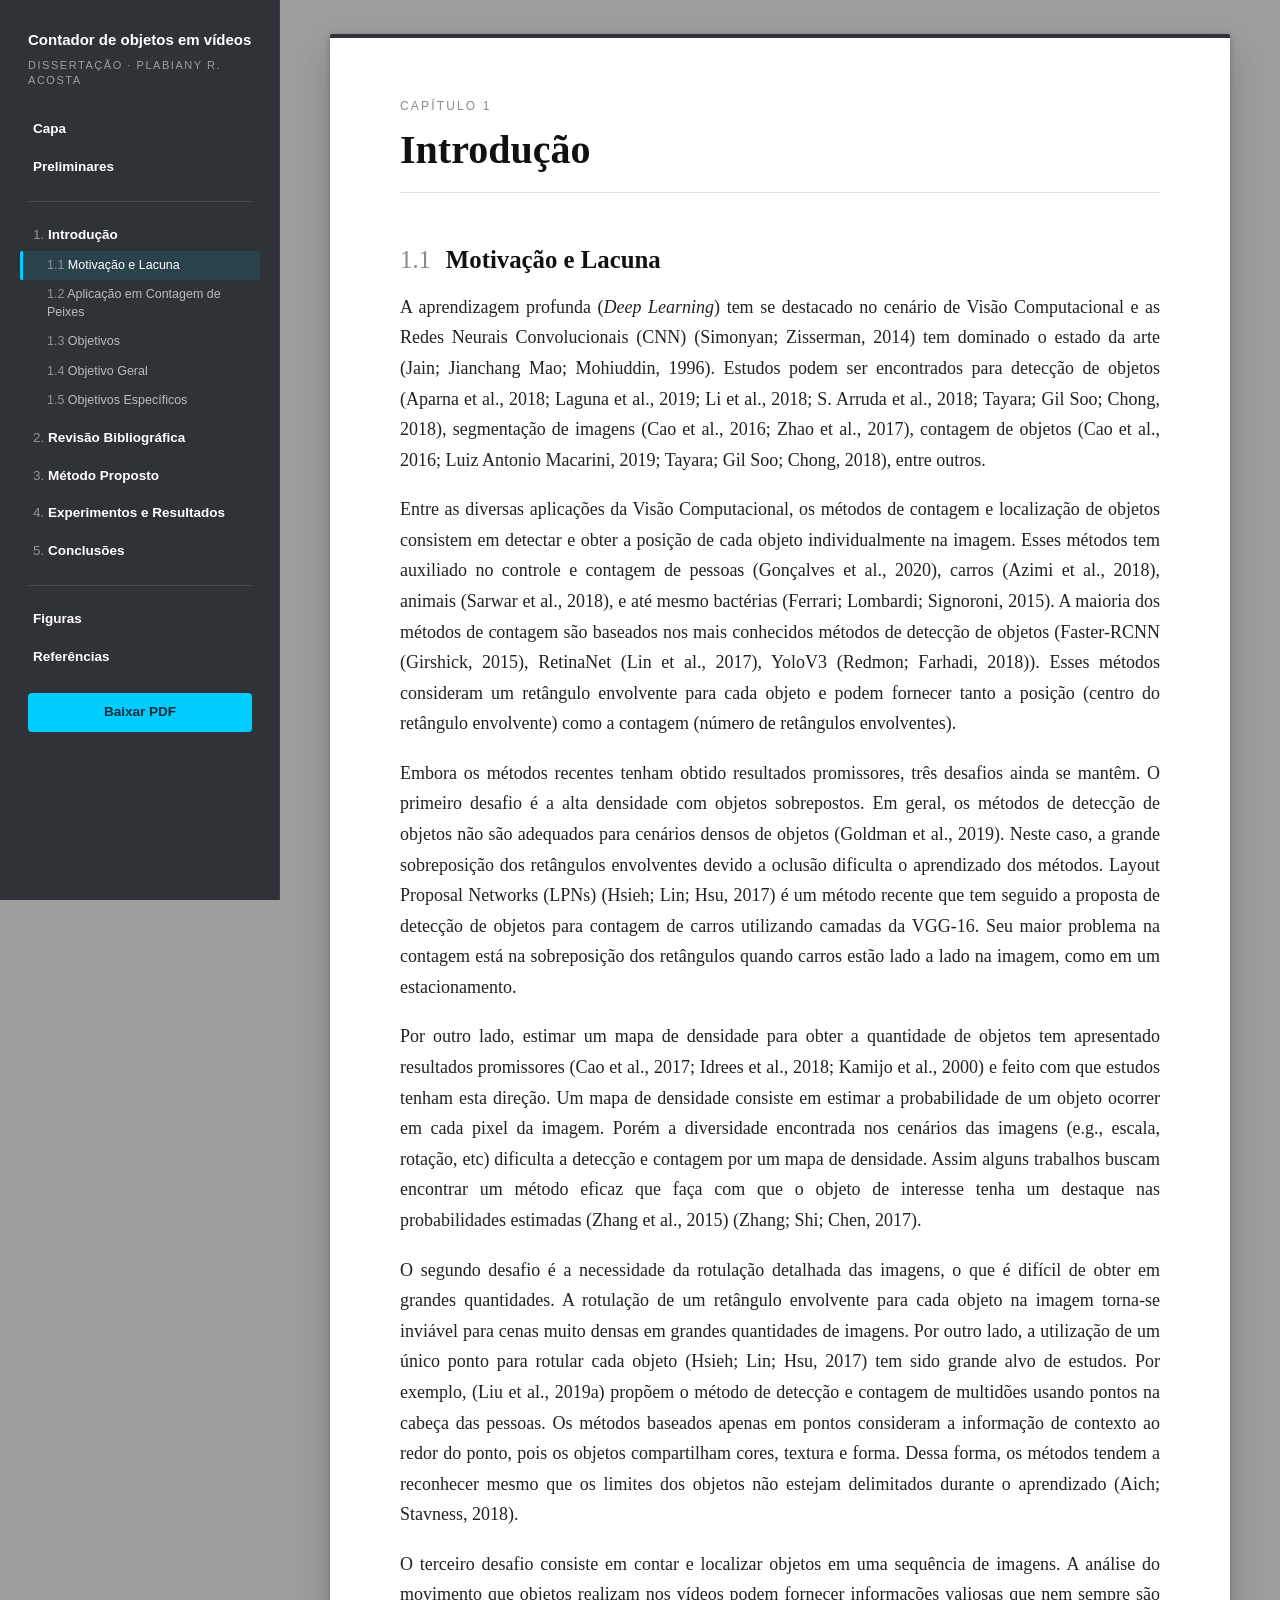
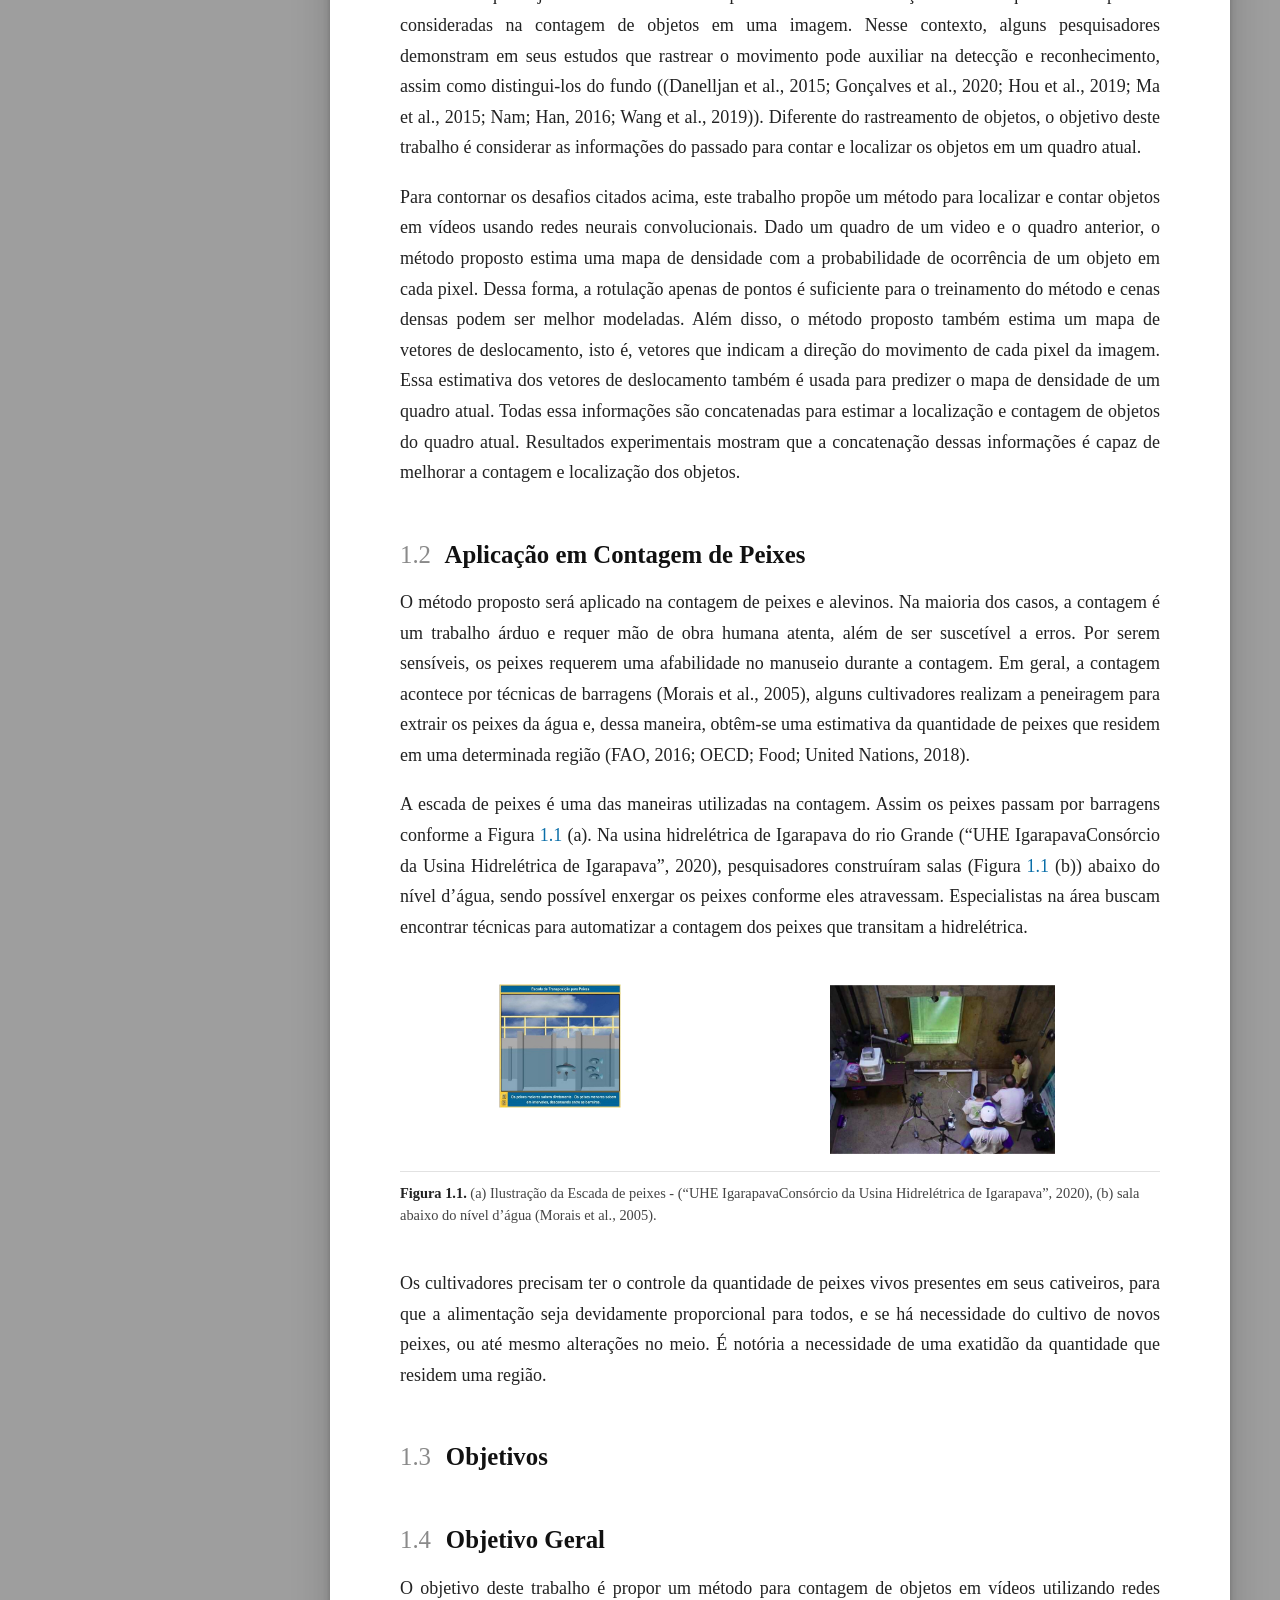
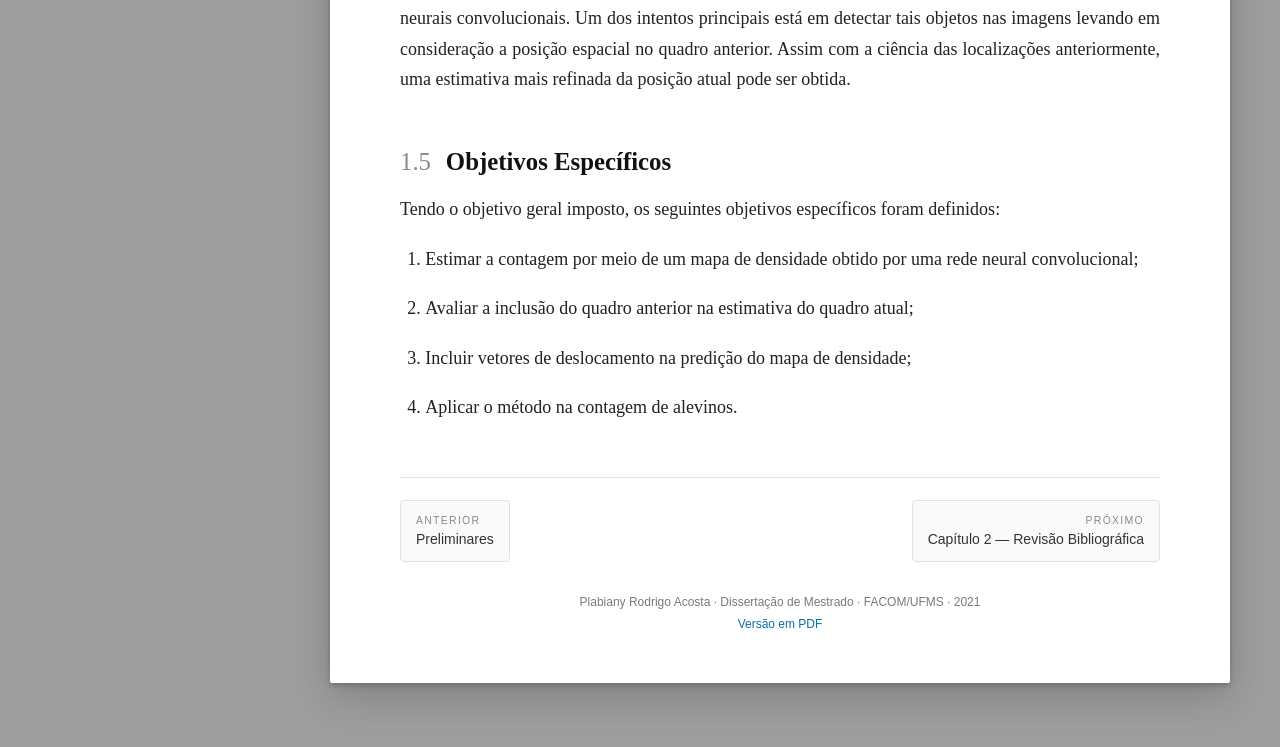
<file: capitulos/01-introducao.html>
<!doctype html>
<html lang="pt-BR">
<head>
<meta charset="utf-8">
<meta name="viewport" content="width=device-width, initial-scale=1">
<title>Capítulo 1 — Introdução</title>
<meta name="description" content="Dissertação de mestrado de Plabiany Rodrigo Acosta: contador de objetos em vídeos usando redes neurais convolucionais.">
<link rel="stylesheet" href="../assets/css/site.css">
</head>
<body>
<aside class="sidebar" id="sidebar">
  <div class="sidebar-inner">
    <a class="brand" href="../index.html">
      <strong>Contador de objetos em vídeos</strong>
      <span>Dissertação · Plabiany R. Acosta</span>
    </a>
    <nav class="toc" aria-label="Sumário">
      <a class="toc-chapter" href="../index.html">Capa</a>
      <a class="toc-chapter" href="../preliminares.html">Preliminares</a>
      <div class="toc-sep"></div>
      <a class="toc-chapter active" href="01-introducao.html"><span class="toc-num">1.</span> Introdução</a>
      <a class="toc-sub" href="01-introducao.html#sec:Motivacao"><span class="toc-num">1.1</span> Motivação e Lacuna</a>
      <a class="toc-sub" href="01-introducao.html#sec:Aplicação"><span class="toc-num">1.2</span> Aplicação em Contagem de Peixes</a>
      <a class="toc-sub" href="01-introducao.html#sec:objetivos"><span class="toc-num">1.3</span> Objetivos</a>
      <a class="toc-sub" href="01-introducao.html#objetivo-geral"><span class="toc-num">1.4</span> Objetivo Geral</a>
      <a class="toc-sub" href="01-introducao.html#objetivos-específicos"><span class="toc-num">1.5</span> Objetivos Específicos</a>
      <a class="toc-chapter" href="02-revisao-bibliografica.html"><span class="toc-num">2.</span> Revisão Bibliográfica</a>
      <a class="toc-chapter" href="03-metodo-proposto.html"><span class="toc-num">3.</span> Método Proposto</a>
      <a class="toc-chapter" href="04-experimentos-e-resultados.html"><span class="toc-num">4.</span> Experimentos e Resultados</a>
      <a class="toc-chapter" href="05-conclusoes.html"><span class="toc-num">5.</span> Conclusões</a>
      <div class="toc-sep"></div>
      <a class="toc-chapter" href="../figuras.html">Figuras</a>
      <a class="toc-chapter" href="referencias.html">Referências</a>
      <a class="pdf-link" href="../assets/dissertacao.pdf">Baixar PDF</a>
    </nav>
  </div>
</aside>
<button class="menu-toggle" type="button" aria-label="Abrir sumário" aria-controls="sidebar">☰</button>
<div class="overlay" aria-hidden="true"></div>
<main class="page">
<article class="sheet">
<header class="chapter-header"><p class="chapter-kicker">Capítulo 1</p><h1 class="chapter-title" id="introdução">Introdução</h1></header>
<h2 class="section-title" id="sec:Motivacao"><span class="sec-num">1.1</span> Motivação e Lacuna</h2>
<p>A aprendizagem profunda (<em>Deep Learning</em>) tem se destacado no
cenário de Visão Computacional e as Redes Neurais Convolucionais (CNN)
<span class="citation" data-cites="Simonyan14c">(Simonyan; Zisserman,
2014)</span> tem dominado o estado da arte <span class="citation" data-cites="ANN">(Jain; Jianchang Mao; Mohiuddin, 1996)</span>. Estudos
podem ser encontrados para detecção de objetos <span class="citation" data-cites="DBLP:journals/corr/abs-1904-00889 8437104 8489369 rs11010011 8186148">(Aparna
et al., 2018; Laguna et al., 2019; Li et al., 2018; S. Arruda et al.,
2018; Tayara; Gil Soo; Chong, 2018)</span>, segmentação de imagens <span class="citation" data-cites="Zhao2017CVPR DBLP:journals/corr/CaoSWS16">(Cao et al., 2016;
Zhao et al., 2017)</span>, contagem de objetos <span class="citation" data-cites="8186148 DBLP:journals/corr/CaoSWS16 articleLuiz">(Cao et
al., 2016; Luiz Antonio Macarini, 2019; Tayara; Gil Soo; Chong,
2018)</span>, entre outros.</p>
<p>Entre as diversas aplicações da Visão Computacional, os métodos de
contagem e localização de objetos consistem em detectar e obter a
posição de cada objeto individualmente na imagem. Esses métodos tem
auxiliado no controle e contagem de pessoas <span class="citation" data-cites="ExtractHuman">(Gonçalves et al., 2020)</span>, carros <span class="citation" data-cites="CarCount">(Azimi et al., 2018)</span>,
animais <span class="citation" data-cites="8639306">(Sarwar et al.,
2018)</span>, e até mesmo bactérias <span class="citation" data-cites="7320116">(Ferrari; Lombardi; Signoroni, 2015)</span>. A
maioria dos métodos de contagem são baseados nos mais conhecidos métodos
de detecção de objetos (Faster-RCNN <span class="citation" data-cites="DBLP:journals/corr/Girshick15">(Girshick, 2015)</span>,
RetinaNet <span class="citation" data-cites="DBLP:journals/corr/abs-1708-02002">(Lin et al.,
2017)</span>, YoloV3 <span class="citation" data-cites="DBLP:journals/corr/abs-1804-02767">(Redmon; Farhadi,
2018)</span>). Esses métodos consideram um retângulo envolvente para
cada objeto e podem fornecer tanto a posição (centro do retângulo
envolvente) como a contagem (número de retângulos envolventes).</p>
<p>Embora os métodos recentes tenham obtido resultados promissores, três
desafios ainda se mantêm. O primeiro desafio é a alta densidade com
objetos sobrepostos. Em geral, os métodos de detecção de objetos não são
adequados para cenários densos de objetos <span class="citation" data-cites="Goldman2019CVPR">(Goldman et al., 2019)</span>. Neste caso,
a grande sobreposição dos retângulos envolventes devido a oclusão
dificulta o aprendizado dos métodos. Layout Proposal Networks (LPNs)
<span class="citation" data-cites="8237708">(Hsieh; Lin; Hsu,
2017)</span> é um método recente que tem seguido a proposta de detecção
de objetos para contagem de carros utilizando camadas da VGG-16. Seu
maior problema na contagem está na sobreposição dos retângulos quando
carros estão lado a lado na imagem, como em um estacionamento.</p>
<p>Por outro lado, estimar um mapa de densidade para obter a quantidade
de objetos tem apresentado resultados promissores <span class="citation" data-cites="DBLP:journals/corr/abs-1808-01050 880968 Cao2017">(Cao et
al., 2017; Idrees et al., 2018; Kamijo et al., 2000)</span> e feito com
que estudos tenham esta direção. Um mapa de densidade consiste em
estimar a probabilidade de um objeto ocorrer em cada pixel da imagem.
Porém a diversidade encontrada nos cenários das imagens (e.g., escala,
rotação, etc) dificulta a detecção e contagem por um mapa de densidade.
Assim alguns trabalhos buscam encontrar um método eficaz que faça com
que o objeto de interesse tenha um destaque nas probabilidades estimadas
<span class="citation" data-cites="inproceedings">(Zhang et al.,
2015)</span> <span class="citation" data-cites="DBLP:journals/corr/abs-1711-04433">(Zhang; Shi; Chen,
2017)</span>.</p>
<p>O segundo desafio é a necessidade da rotulação detalhada das imagens,
o que é difícil de obter em grandes quantidades. A rotulação de um
retângulo envolvente para cada objeto na imagem torna-se inviável para
cenas muito densas em grandes quantidades de imagens. Por outro lado, a
utilização de um único ponto para rotular cada objeto <span class="citation" data-cites="8237708">(Hsieh; Lin; Hsu, 2017)</span> tem
sido grande alvo de estudos. Por exemplo, <span class="citation" data-cites="DBLP:peri/corr/abs-1904-01333">(Liu et al., 2019a)</span>
propõem o método de detecção e contagem de multidões usando pontos na
cabeça das pessoas. Os métodos baseados apenas em pontos consideram a
informação de contexto ao redor do ponto, pois os objetos compartilham
cores, textura e forma. Dessa forma, os métodos tendem a reconhecer
mesmo que os limites dos objetos não estejam delimitados durante o
aprendizado <span class="citation" data-cites="Aich2018ImprovingOC">(Aich; Stavness, 2018)</span>.</p>
<p>O terceiro desafio consiste em contar e localizar objetos em uma
sequência de imagens. A análise do movimento que objetos realizam nos
vídeos podem fornecer informações valiosas que nem sempre são
consideradas na contagem de objetos em uma imagem. Nesse contexto,
alguns pesquisadores demonstram em seus estudos que rastrear o movimento
pode auxiliar na detecção e reconhecimento, assim como distingui-los do
fundo (<span class="citation" data-cites="Ma_2015_ICCV Nam_2016_CVPR Danelljan_2015_ICCV_Workshops WANG201962 8898173 ExtractHuman">(Danelljan
et al., 2015; Gonçalves et al., 2020; Hou et al., 2019; Ma et al., 2015;
Nam; Han, 2016; Wang et al., 2019)</span>). Diferente do rastreamento de
objetos, o objetivo deste trabalho é considerar as informações do
passado para contar e localizar os objetos em um quadro atual.</p>
<p>Para contornar os desafios citados acima, este trabalho propõe um
método para localizar e contar objetos em vídeos usando redes neurais
convolucionais. Dado um quadro de um video e o quadro anterior, o método
proposto estima uma mapa de densidade com a probabilidade de ocorrência
de um objeto em cada pixel. Dessa forma, a rotulação apenas de pontos é
suficiente para o treinamento do método e cenas densas podem ser melhor
modeladas. Além disso, o método proposto também estima um mapa de
vetores de deslocamento, isto é, vetores que indicam a direção do
movimento de cada pixel da imagem. Essa estimativa dos vetores de
deslocamento também é usada para predizer o mapa de densidade de um
quadro atual. Todas essa informações são concatenadas para estimar a
localização e contagem de objetos do quadro atual. Resultados
experimentais mostram que a concatenação dessas informações é capaz de
melhorar a contagem e localização dos objetos.</p>
<h2 class="section-title" id="sec:Aplicação"><span class="sec-num">1.2</span> Aplicação em Contagem de Peixes</h2>
<p>O método proposto será aplicado na contagem de peixes e alevinos. Na
maioria dos casos, a contagem é um trabalho árduo e requer mão de obra
humana atenta, além de ser suscetível a erros. Por serem sensíveis, os
peixes requerem uma afabilidade no manuseio durante a contagem. Em
geral, a contagem acontece por técnicas de barragens <span class="citation" data-cites="Erikson">(Morais et al., 2005)</span>,
alguns cultivadores realizam a peneiragem para extrair os peixes da água
e, dessa maneira, obtêm-se uma estimativa da quantidade de peixes que
residem em uma determinada região <span class="citation" data-cites="OECD FAO">(FAO, 2016; OECD; Food; United Nations,
2018)</span>.</p>
<p>A escada de peixes é uma das maneiras utilizadas na contagem. Assim
os peixes passam por barragens conforme a Figura <a data-reference="fig:escadadepeixes" data-reference-type="ref" href="#fig:escadadepeixes">1.1</a> (a). Na usina hidrelétrica
de Igarapava do rio Grande <span class="citation" data-cites="UHE">(<span>“<span>UHE Igarapava</span>Consórcio da Usina
Hidrelétrica de Igarapava”</span>, 2020)</span>, pesquisadores
construíram salas (Figura <a data-reference="fig:escadadepeixes" data-reference-type="ref" href="#fig:escadadepeixes">1.1</a>
(b)) abaixo do nível d’água, sendo possível enxergar os peixes conforme
eles atravessam. Especialistas na área buscam encontrar técnicas para
automatizar a contagem dos peixes que transitam a hidrelétrica.</p>
<figure class="figura" data-latex-placement="!ht" id="fig:escadadepeixes"><div class="subfigs"><div class="subfig" style="flex:0 1 40%;max-width:40%"><img alt="image" class="figimg" loading="lazy" src="../assets/figuras/escadadepeixes.jpg" style="width:40.0%"/></div><div class="subfig" style="flex:0 1 55%;max-width:55%"><img alt="image" class="figimg" loading="lazy" src="../assets/figuras/saladaagua.png" style="width:55.0%"/></div></div><figcaption><span class="fig-num">Figura 1.1.</span> (a) Ilustração da Escada de peixes - <span class="citation" data-cites="UHE">(<span>“<span>UHE Igarapava</span>Consórcio da Usina
Hidrelétrica de Igarapava”</span>, 2020)</span>, (b) sala abaixo do
nível d’água <span class="citation" data-cites="Erikson">(Morais et al.,
2005)</span>.</figcaption></figure>
<p>Os cultivadores precisam ter o controle da quantidade de peixes vivos
presentes em seus cativeiros, para que a alimentação seja devidamente
proporcional para todos, e se há necessidade do cultivo de novos peixes,
ou até mesmo alterações no meio. É notória a necessidade de uma exatidão
da quantidade que residem uma região.</p>
<h2 class="section-title" id="sec:objetivos"><span class="sec-num">1.3</span> Objetivos</h2>
<h2 class="section-title" id="objetivo-geral"><span class="sec-num">1.4</span> Objetivo Geral</h2>
<p>O objetivo deste trabalho é propor um método para contagem de objetos
em vídeos utilizando redes neurais convolucionais. Um dos intentos
principais está em detectar tais objetos nas imagens levando em
consideração a posição espacial no quadro anterior. Assim com a ciência
das localizações anteriormente, uma estimativa mais refinada da posição
atual pode ser obtida.</p>
<h2 class="section-title" id="objetivos-específicos"><span class="sec-num">1.5</span> Objetivos Específicos</h2>
<p>Tendo o objetivo geral imposto, os seguintes objetivos específicos
foram definidos:</p>
<ol>
<li><p>Estimar a contagem por meio de um mapa de densidade obtido por
uma rede neural convolucional;</p></li>
<li><p>Avaliar a inclusão do quadro anterior na estimativa do quadro
atual;</p></li>
<li><p>Incluir vetores de deslocamento na predição do mapa de
densidade;</p></li>
<li><p>Aplicar o método na contagem de alevinos.</p></li>
</ol>

<nav class="pager" aria-label="Navegação entre páginas">
<a class="prev" href="../preliminares.html"><span class="label">Anterior</span>Preliminares</a>
<a class="next" href="02-revisao-bibliografica.html"><span class="label">Próximo</span>Capítulo 2 — Revisão Bibliográfica</a>
</nav>
<footer class="site-footer">
  <p>Plabiany Rodrigo Acosta · Dissertação de Mestrado · FACOM/UFMS · 2021</p>
  <p><a href="../assets/dissertacao.pdf">Versão em PDF</a></p>
</footer>
</article>
</main>
<script src="../assets/js/site.js"></script>
</body>
</html>
</file>
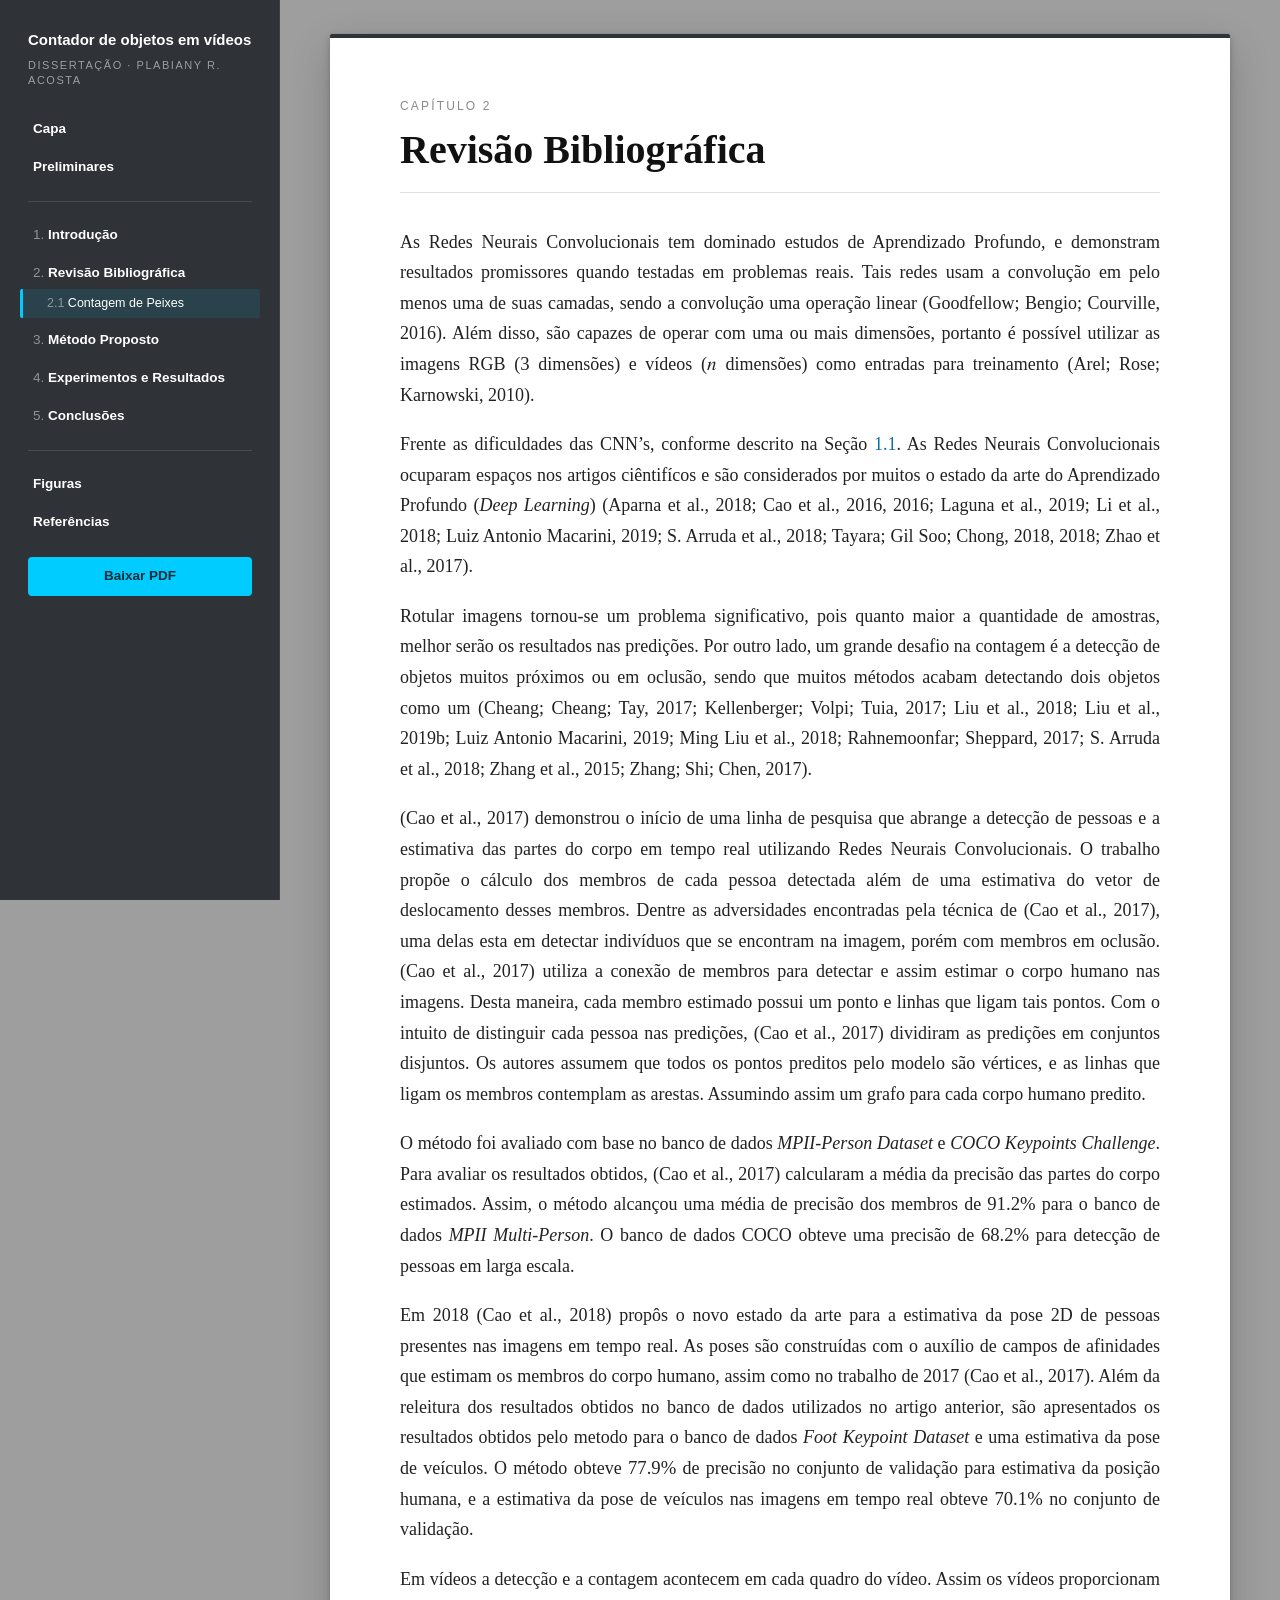
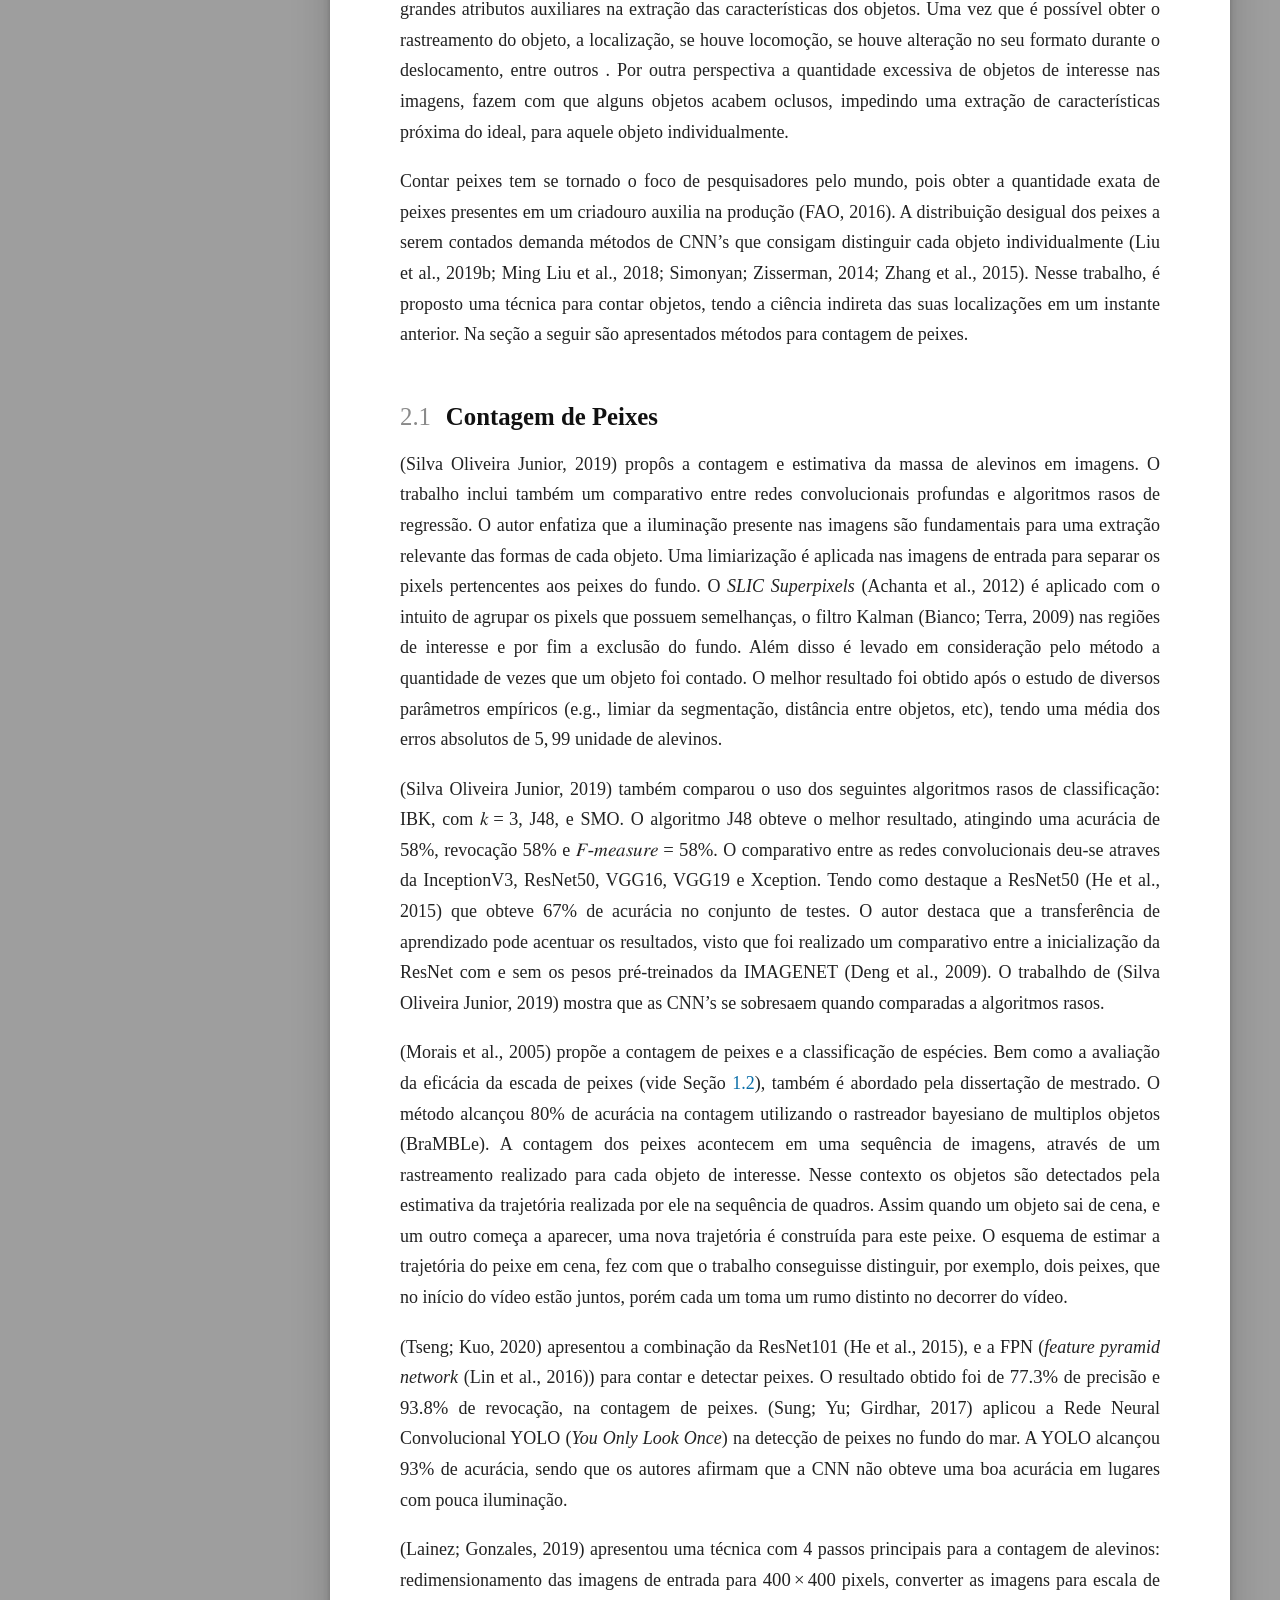
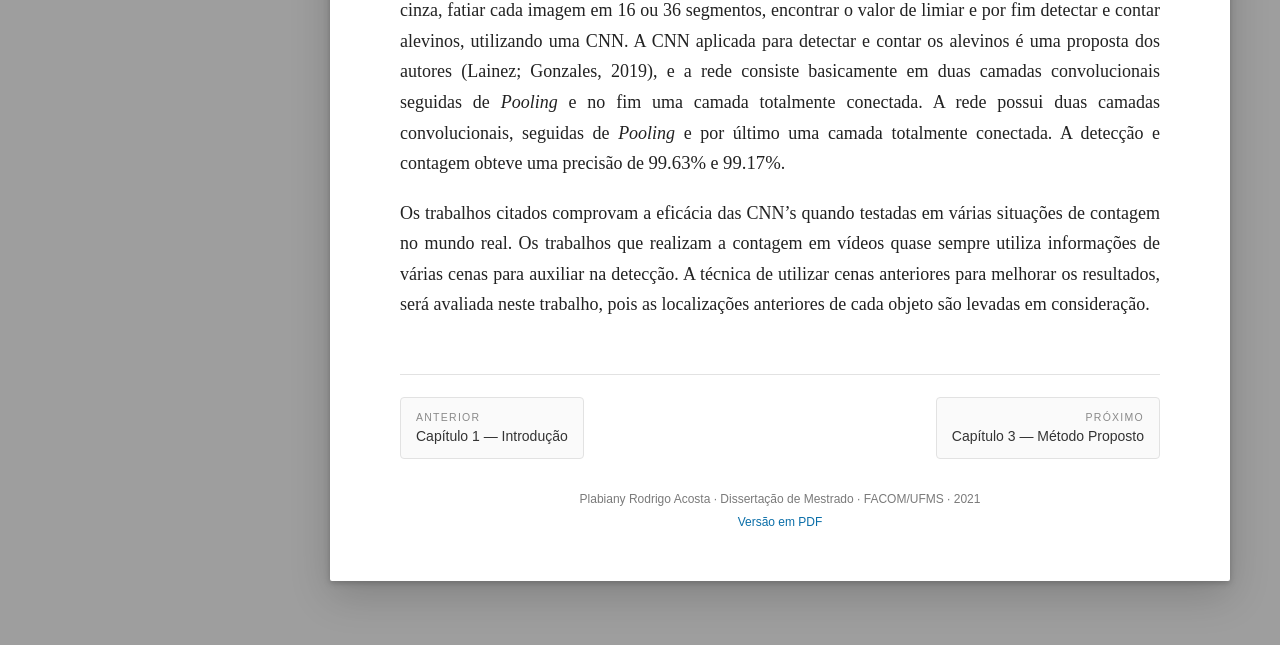
<file: capitulos/02-revisao-bibliografica.html>
<!doctype html>
<html lang="pt-BR">
<head>
<meta charset="utf-8">
<meta name="viewport" content="width=device-width, initial-scale=1">
<title>Capítulo 2 — Revisão Bibliográfica</title>
<meta name="description" content="Dissertação de mestrado de Plabiany Rodrigo Acosta: contador de objetos em vídeos usando redes neurais convolucionais.">
<link rel="stylesheet" href="../assets/css/site.css">
</head>
<body>
<aside class="sidebar" id="sidebar">
  <div class="sidebar-inner">
    <a class="brand" href="../index.html">
      <strong>Contador de objetos em vídeos</strong>
      <span>Dissertação · Plabiany R. Acosta</span>
    </a>
    <nav class="toc" aria-label="Sumário">
      <a class="toc-chapter" href="../index.html">Capa</a>
      <a class="toc-chapter" href="../preliminares.html">Preliminares</a>
      <div class="toc-sep"></div>
      <a class="toc-chapter" href="01-introducao.html"><span class="toc-num">1.</span> Introdução</a>
      <a class="toc-chapter active" href="02-revisao-bibliografica.html"><span class="toc-num">2.</span> Revisão Bibliográfica</a>
      <a class="toc-sub" href="02-revisao-bibliografica.html#contagem-de-peixes"><span class="toc-num">2.1</span> Contagem de Peixes</a>
      <a class="toc-chapter" href="03-metodo-proposto.html"><span class="toc-num">3.</span> Método Proposto</a>
      <a class="toc-chapter" href="04-experimentos-e-resultados.html"><span class="toc-num">4.</span> Experimentos e Resultados</a>
      <a class="toc-chapter" href="05-conclusoes.html"><span class="toc-num">5.</span> Conclusões</a>
      <div class="toc-sep"></div>
      <a class="toc-chapter" href="../figuras.html">Figuras</a>
      <a class="toc-chapter" href="referencias.html">Referências</a>
      <a class="pdf-link" href="../assets/dissertacao.pdf">Baixar PDF</a>
    </nav>
  </div>
</aside>
<button class="menu-toggle" type="button" aria-label="Abrir sumário" aria-controls="sidebar">☰</button>
<div class="overlay" aria-hidden="true"></div>
<main class="page">
<article class="sheet">
<header class="chapter-header"><p class="chapter-kicker">Capítulo 2</p><h1 class="chapter-title" id="chap:am">Revisão Bibliográfica</h1></header>
<p>As Redes Neurais Convolucionais tem dominado estudos de Aprendizado
Profundo, e demonstram resultados promissores quando testadas em
problemas reais. Tais redes usam a convolução em pelo menos uma de suas
camadas, sendo a convolução uma operação linear <span class="citation" data-cites="deeplearningbook">(Goodfellow; Bengio; Courville,
2016)</span>. Além disso, são capazes de operar com uma ou mais
dimensões, portanto é possível utilizar as imagens RGB
(<math display="inline" xmlns="http://www.w3.org/1998/Math/MathML"><semantics><mn>3</mn><annotation encoding="application/x-tex">3</annotation></semantics></math>
dimensões) e vídeos
(<math display="inline" xmlns="http://www.w3.org/1998/Math/MathML"><semantics><mi>n</mi><annotation encoding="application/x-tex">n</annotation></semantics></math>
dimensões) como entradas para treinamento <span class="citation" data-cites="5605630">(Arel; Rose; Karnowski, 2010)</span>.</p>
<p>Frente as dificuldades das CNN’s, conforme descrito na Seção <a data-reference="sec:Motivacao" data-reference-type="ref" href="01-introducao.html#sec:Motivacao">1.1</a>. As Redes Neurais Convolucionais
ocuparam espaços nos artigos ciêntifícos e são considerados por muitos o
estado da arte do Aprendizado Profundo (<em>Deep Learning</em>) <span class="citation" data-cites="DBLP:journals/corr/abs-1904-00889 8437104 8489369 rs11010011 8186148 Zhao2017CVPR DBLP:journals/corr/CaoSWS16 8186148 DBLP:journals/corr/CaoSWS16 articleLuiz">(Aparna
et al., 2018; Cao et al., 2016, 2016; Laguna et al., 2019; Li et al.,
2018; Luiz Antonio Macarini, 2019; S. Arruda et al., 2018; Tayara; Gil
Soo; Chong, 2018, 2018; Zhao et al., 2017)</span>.</p>
<p><span data-label="sec:relatedWork" id="sec:relatedWork"></span></p>
<p>Rotular imagens tornou-se um problema significativo, pois quanto
maior a quantidade de amostras, melhor serão os resultados nas
predições. Por outro lado, um grande desafio na contagem é a detecção de
objetos muitos próximos ou em oclusão, sendo que muitos métodos acabam
detectando dois objetos como um <span class="citation" data-cites="article 8451787 inproceedings DBLP:journals/corr/abs-1711-04433 8489369 8127090 s17040905 DBLP:journals/corr/abs-1804-00307 articleLuiz DBLP:journals/corr/CheangCT17a">(Cheang;
Cheang; Tay, 2017; Kellenberger; Volpi; Tuia, 2017; Liu et al., 2018;
Liu et al., 2019b; Luiz Antonio Macarini, 2019; Ming Liu et al., 2018;
Rahnemoonfar; Sheppard, 2017; S. Arruda et al., 2018; Zhang et al.,
2015; Zhang; Shi; Chen, 2017)</span>.</p>
<p><span class="citation" data-cites="Cao2017">(Cao et al., 2017)</span>
demonstrou o início de uma linha de pesquisa que abrange a detecção de
pessoas e a estimativa das partes do corpo em tempo real utilizando
Redes Neurais Convolucionais. O trabalho propõe o cálculo dos membros de
cada pessoa detectada além de uma estimativa do vetor de deslocamento
desses membros. Dentre as adversidades encontradas pela técnica de <span class="citation" data-cites="Cao2017">(Cao et al., 2017)</span>, uma
delas esta em detectar indivíduos que se encontram na imagem, porém com
membros em oclusão. <span class="citation" data-cites="Cao2017">(Cao et
al., 2017)</span> utiliza a conexão de membros para detectar e assim
estimar o corpo humano nas imagens. Desta maneira, cada membro estimado
possui um ponto e linhas que ligam tais pontos. Com o intuito de
distinguir cada pessoa nas predições, <span class="citation" data-cites="Cao2017">(Cao et al., 2017)</span> dividiram as predições em
conjuntos disjuntos. Os autores assumem que todos os pontos preditos
pelo modelo são vértices, e as linhas que ligam os membros contemplam as
arestas. Assumindo assim um grafo para cada corpo humano predito.</p>
<p>O método foi avaliado com base no banco de dados <em>MPII-Person
Dataset</em> e <em>COCO Keypoints Challenge</em>. Para avaliar os
resultados obtidos, <span class="citation" data-cites="Cao2017">(Cao et
al., 2017)</span> calcularam a média da precisão das partes do corpo
estimados. Assim, o método alcançou uma média de precisão dos membros de
<math display="inline" xmlns="http://www.w3.org/1998/Math/MathML"><semantics><mrow><mn>91.2</mn><mi>%</mi></mrow><annotation encoding="application/x-tex">91.2\%</annotation></semantics></math>
para o banco de dados <em>MPII Multi-Person</em>. O banco de dados COCO
obteve uma precisão de
<math display="inline" xmlns="http://www.w3.org/1998/Math/MathML"><semantics><mrow><mn>68.2</mn><mi>%</mi></mrow><annotation encoding="application/x-tex">68.2\%</annotation></semantics></math>
para detecção de pessoas em larga escala.</p>
<p>Em 2018 <span class="citation" data-cites="Cao2018">(Cao et al.,
2018)</span> propôs o novo estado da arte para a estimativa da pose 2D
de pessoas presentes nas imagens em tempo real. As poses são construídas
com o auxílio de campos de afinidades que estimam os membros do corpo
humano, assim como no trabalho de 2017 <span class="citation" data-cites="Cao2017">(Cao et al., 2017)</span>. Além da releitura dos
resultados obtidos no banco de dados utilizados no artigo anterior, são
apresentados os resultados obtidos pelo metodo para o banco de dados
<em>Foot Keypoint Dataset</em> e uma estimativa da pose de veículos. O
método obteve
<math display="inline" xmlns="http://www.w3.org/1998/Math/MathML"><semantics><mrow><mn>77.9</mn><mi>%</mi></mrow><annotation encoding="application/x-tex">77.9\%</annotation></semantics></math>
de precisão no conjunto de validação para estimativa da posição humana,
e a estimativa da pose de veículos nas imagens em tempo real obteve
<math display="inline" xmlns="http://www.w3.org/1998/Math/MathML"><semantics><mrow><mn>70.1</mn><mi>%</mi></mrow><annotation encoding="application/x-tex">70.1\%</annotation></semantics></math>
no conjunto de validação.</p>
<p>Em vídeos a detecção e a contagem acontecem em cada quadro do vídeo.
Assim os vídeos proporcionam grandes atributos auxiliares na extração
das características dos objetos. Uma vez que é possível obter o
rastreamento do objeto, a localização, se houve locomoção, se houve
alteração no seu formato durante o deslocamento, entre outros . Por
outra perspectiva a quantidade excessiva de objetos de interesse nas
imagens, fazem com que alguns objetos acabem oclusos, impedindo uma
extração de características próxima do ideal, para aquele objeto
individualmente.</p>
<p>Contar peixes tem se tornado o foco de pesquisadores pelo mundo, pois
obter a quantidade exata de peixes presentes em um criadouro auxilia na
produção <span class="citation" data-cites="FAO">(FAO, 2016)</span>. A
distribuição desigual dos peixes a serem contados demanda métodos de
CNN’s que consigam distinguir cada objeto individualmente <span class="citation" data-cites="article Simonyan14c inproceedings 8451787">(Liu et al.,
2019b; Ming Liu et al., 2018; Simonyan; Zisserman, 2014; Zhang et al.,
2015)</span>. Nesse trabalho, é proposto uma técnica para contar
objetos, tendo a ciência indireta das suas localizações em um instante
anterior. Na seção a seguir são apresentados métodos para contagem de
peixes.</p>
<h2 class="section-title" id="contagem-de-peixes"><span class="sec-num">2.1</span> Contagem de Peixes</h2>
<p><span class="citation" data-cites="Junior2019UFMS">(Silva Oliveira
Junior, 2019)</span> propôs a contagem e estimativa da massa de alevinos
em imagens. O trabalho inclui também um comparativo entre redes
convolucionais profundas e algoritmos rasos de regressão. O autor
enfatiza que a iluminação presente nas imagens são fundamentais para uma
extração relevante das formas de cada objeto. Uma limiarização é
aplicada nas imagens de entrada para separar os pixels pertencentes aos
peixes do fundo. O <em>SLIC Superpixels</em> <span class="citation" data-cites="SLIC">(Achanta et al., 2012)</span> é aplicado com o intuito
de agrupar os pixels que possuem semelhanças, o filtro Kalman <span class="citation" data-cites="Kalman">(Bianco; Terra, 2009)</span> nas
regiões de interesse e por fim a exclusão do fundo. Além disso é levado
em consideração pelo método a quantidade de vezes que um objeto foi
contado. O melhor resultado foi obtido após o estudo de diversos
parâmetros empíricos (e.g., limiar da segmentação, distância entre
objetos, etc), tendo uma média dos erros absolutos de
<math display="inline" xmlns="http://www.w3.org/1998/Math/MathML"><semantics><mrow><mn>5</mn><mo>,</mo><mn>99</mn></mrow><annotation encoding="application/x-tex">5,99</annotation></semantics></math>
unidade de alevinos.</p>
<p><span class="citation" data-cites="Junior2019UFMS">(Silva Oliveira
Junior, 2019)</span> também comparou o uso dos seguintes algoritmos
rasos de classificação: IBK, com
<math display="inline" xmlns="http://www.w3.org/1998/Math/MathML"><semantics><mrow><mi>k</mi><mo>=</mo><mn>3</mn></mrow><annotation encoding="application/x-tex">k = 3</annotation></semantics></math>,
J48, e SMO. O algoritmo J48 obteve o melhor resultado, atingindo uma
acurácia de
<math display="inline" xmlns="http://www.w3.org/1998/Math/MathML"><semantics><mrow><mn>58</mn><mi>%</mi></mrow><annotation encoding="application/x-tex">58\%</annotation></semantics></math>,
revocação
<math display="inline" xmlns="http://www.w3.org/1998/Math/MathML"><semantics><mrow><mn>58</mn><mi>%</mi></mrow><annotation encoding="application/x-tex">58\%</annotation></semantics></math>
e
<math display="inline" xmlns="http://www.w3.org/1998/Math/MathML"><semantics><mrow><mtext mathvariant="italic">𝐹-𝑚𝑒𝑎𝑠𝑢𝑟𝑒</mtext><mo>=</mo><mn>58</mn><mi>%</mi></mrow><annotation encoding="application/x-tex">\textit{F-measure} = 58\%</annotation></semantics></math>.
O comparativo entre as redes convolucionais deu-se atraves da
InceptionV3, ResNet50, VGG16, VGG19 e Xception. Tendo como destaque a
ResNet50 <span class="citation" data-cites="ResNet50">(He et al.,
2015)</span> que obteve
<math display="inline" xmlns="http://www.w3.org/1998/Math/MathML"><semantics><mrow><mn>67</mn><mi>%</mi></mrow><annotation encoding="application/x-tex">67\%</annotation></semantics></math>
de acurácia no conjunto de testes. O autor destaca que a transferência
de aprendizado pode acentuar os resultados, visto que foi realizado um
comparativo entre a inicialização da ResNet com e sem os pesos
pré-treinados da IMAGENET <span class="citation" data-cites="IMAGENET">(Deng et al., 2009)</span>. O trabalhdo de <span class="citation" data-cites="Junior2019UFMS">(Silva Oliveira Junior,
2019)</span> mostra que as CNN’s se sobresaem quando comparadas a
algoritmos rasos.</p>
<p><span class="citation" data-cites="Erikson">(Morais et al.,
2005)</span> propõe a contagem de peixes e a classificação de espécies.
Bem como a avaliação da eficácia da escada de peixes (vide Seção <a data-reference="sec:Aplicação" data-reference-type="ref" href="01-introducao.html#sec:Aplicação">1.2</a>), também é abordado pela
dissertação de mestrado. O método alcançou
<math display="inline" xmlns="http://www.w3.org/1998/Math/MathML"><semantics><mrow><mn>80</mn><mi>%</mi></mrow><annotation encoding="application/x-tex">80\%</annotation></semantics></math>
de acurácia na contagem utilizando o rastreador bayesiano de multiplos
objetos (BraMBLe). A contagem dos peixes acontecem em uma sequência de
imagens, através de um rastreamento realizado para cada objeto de
interesse. Nesse contexto os objetos são detectados pela estimativa da
trajetória realizada por ele na sequência de quadros. Assim quando um
objeto sai de cena, e um outro começa a aparecer, uma nova trajetória é
construída para este peixe. O esquema de estimar a trajetória do peixe
em cena, fez com que o trabalho conseguisse distinguir, por exemplo,
dois peixes, que no início do vídeo estão juntos, porém cada um toma um
rumo distinto no decorrer do vídeo.</p>
<p><span class="citation" data-cites="ICESJournal">(Tseng; Kuo,
2020)</span> apresentou a combinação da ResNet101 <span class="citation" data-cites="ResNet50">(He et al., 2015)</span>, e a FPN (<em>feature
pyramid network</em> <span class="citation" data-cites="FPN">(Lin et
al., 2016)</span>) para contar e detectar peixes. O resultado obtido foi
de
<math display="inline" xmlns="http://www.w3.org/1998/Math/MathML"><semantics><mrow><mn>77.3</mn><mi>%</mi></mrow><annotation encoding="application/x-tex">77.3\%</annotation></semantics></math>
de precisão e
<math display="inline" xmlns="http://www.w3.org/1998/Math/MathML"><semantics><mrow><mn>93.8</mn><mi>%</mi></mrow><annotation encoding="application/x-tex">93.8\%</annotation></semantics></math>
de revocação, na contagem de peixes. <span class="citation" data-cites="YOLOFish">(Sung; Yu; Girdhar, 2017)</span> aplicou a Rede
Neural Convolucional YOLO (<em>You Only Look Once</em>) na detecção de
peixes no fundo do mar. A YOLO alcançou
<math display="inline" xmlns="http://www.w3.org/1998/Math/MathML"><semantics><mrow><mn>93</mn><mi>%</mi></mrow><annotation encoding="application/x-tex">93\%</annotation></semantics></math>
de acurácia, sendo que os autores afirmam que a CNN não obteve uma boa
acurácia em lugares com pouca iluminação.</p>
<p><span class="citation" data-cites="FingerLing">(Lainez; Gonzales,
2019)</span> apresentou uma técnica com 4 passos principais para a
contagem de alevinos: redimensionamento das imagens de entrada para
<math display="inline" xmlns="http://www.w3.org/1998/Math/MathML"><semantics><mrow><mn>400</mn><mo>×</mo><mn>400</mn></mrow><annotation encoding="application/x-tex">400\times400</annotation></semantics></math>
pixels, converter as imagens para escala de cinza, fatiar cada imagem em
16 ou 36 segmentos, encontrar o valor de limiar e por fim detectar e
contar alevinos, utilizando uma CNN. A CNN aplicada para detectar e
contar os alevinos é uma proposta dos autores <span class="citation" data-cites="FingerLing">(Lainez; Gonzales, 2019)</span>, e a rede
consiste basicamente em duas camadas convolucionais seguidas de
<em>Pooling</em> e no fim uma camada totalmente conectada. A rede possui
duas camadas convolucionais, seguidas de <em>Pooling</em> e por último
uma camada totalmente conectada. A detecção e contagem obteve uma
precisão de
<math display="inline" xmlns="http://www.w3.org/1998/Math/MathML"><semantics><mrow><mn>99.63</mn><mi>%</mi></mrow><annotation encoding="application/x-tex">99.63\%</annotation></semantics></math>
e
<math display="inline" xmlns="http://www.w3.org/1998/Math/MathML"><semantics><mrow><mn>99.17</mn><mi>%</mi></mrow><annotation encoding="application/x-tex">99.17\%</annotation></semantics></math>.</p>
<p>Os trabalhos citados comprovam a eficácia das CNN’s quando testadas
em várias situações de contagem no mundo real. Os trabalhos que realizam
a contagem em vídeos quase sempre utiliza informações de várias cenas
para auxiliar na detecção. A técnica de utilizar cenas anteriores para
melhorar os resultados, será avaliada neste trabalho, pois as
localizações anteriores de cada objeto são levadas em consideração.</p>

<nav class="pager" aria-label="Navegação entre páginas">
<a class="prev" href="01-introducao.html"><span class="label">Anterior</span>Capítulo 1 — Introdução</a>
<a class="next" href="03-metodo-proposto.html"><span class="label">Próximo</span>Capítulo 3 — Método Proposto</a>
</nav>
<footer class="site-footer">
  <p>Plabiany Rodrigo Acosta · Dissertação de Mestrado · FACOM/UFMS · 2021</p>
  <p><a href="../assets/dissertacao.pdf">Versão em PDF</a></p>
</footer>
</article>
</main>
<script src="../assets/js/site.js"></script>
</body>
</html>
</file>
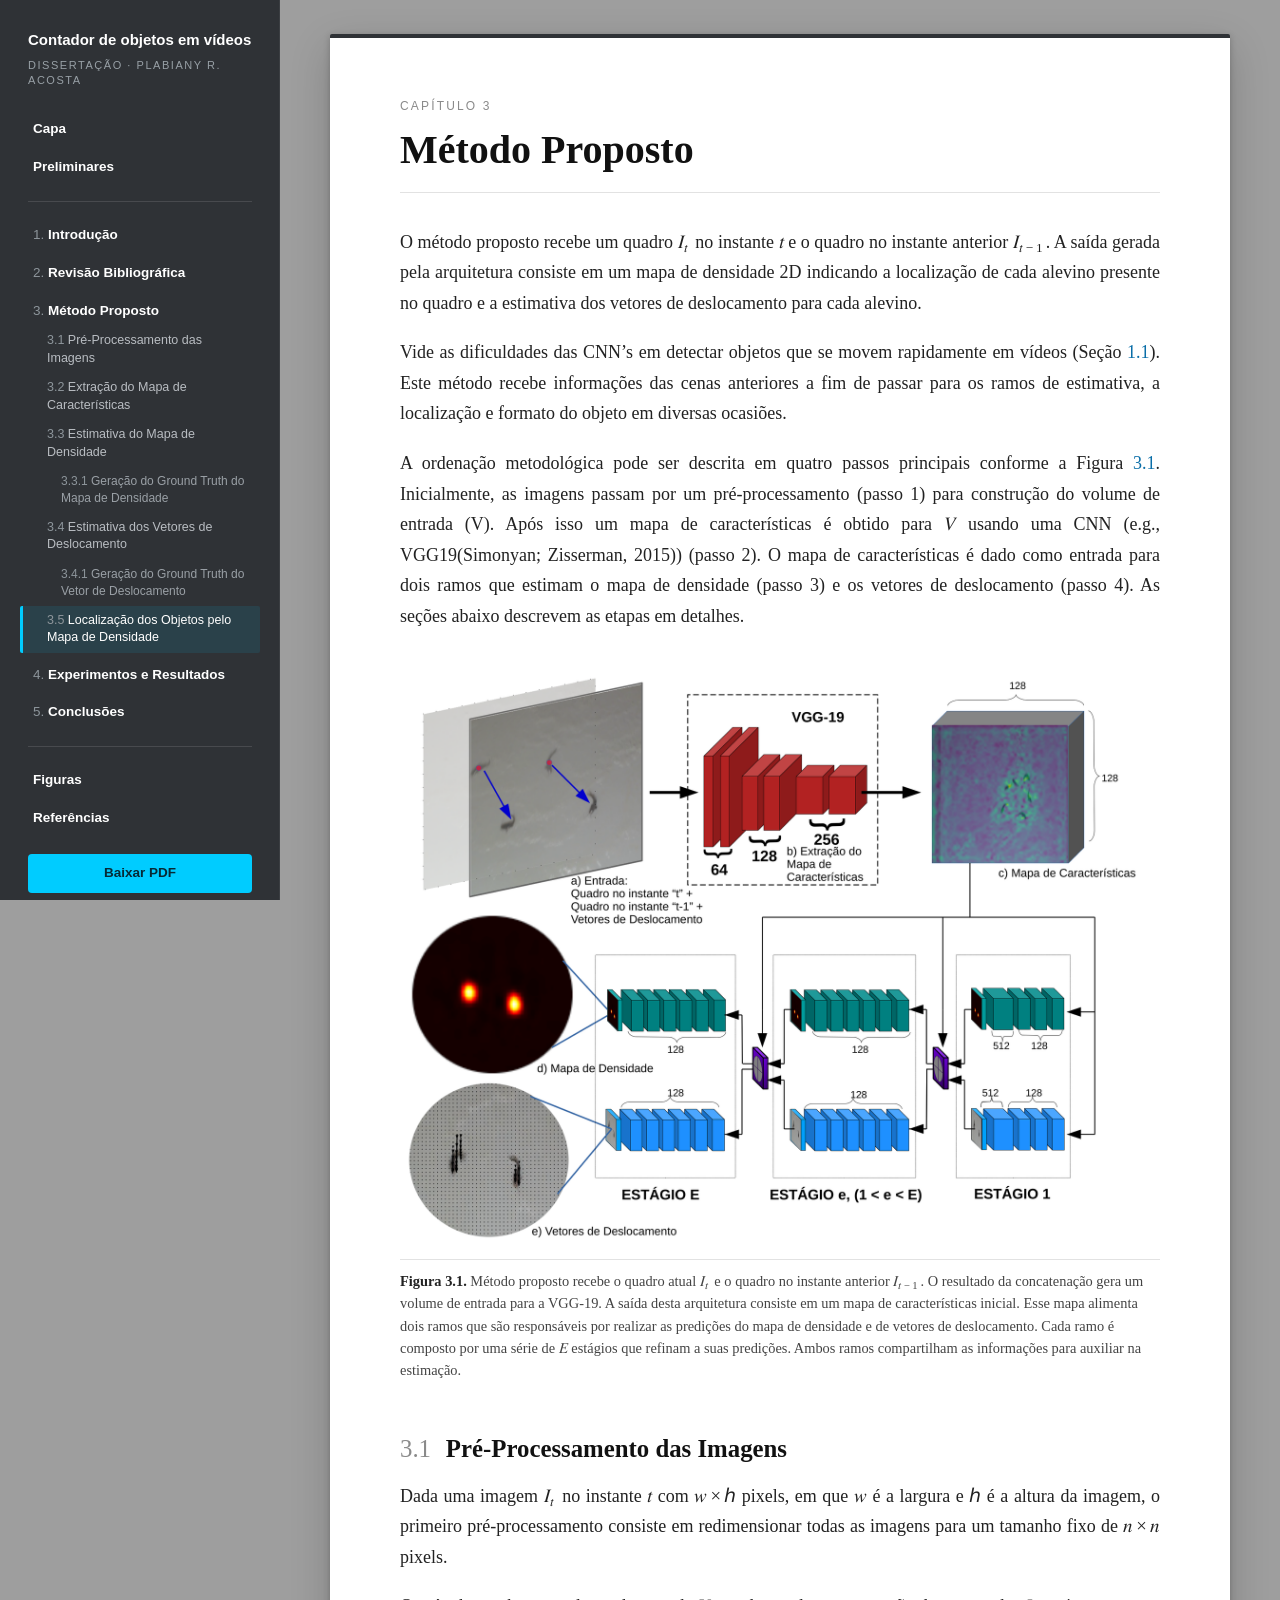
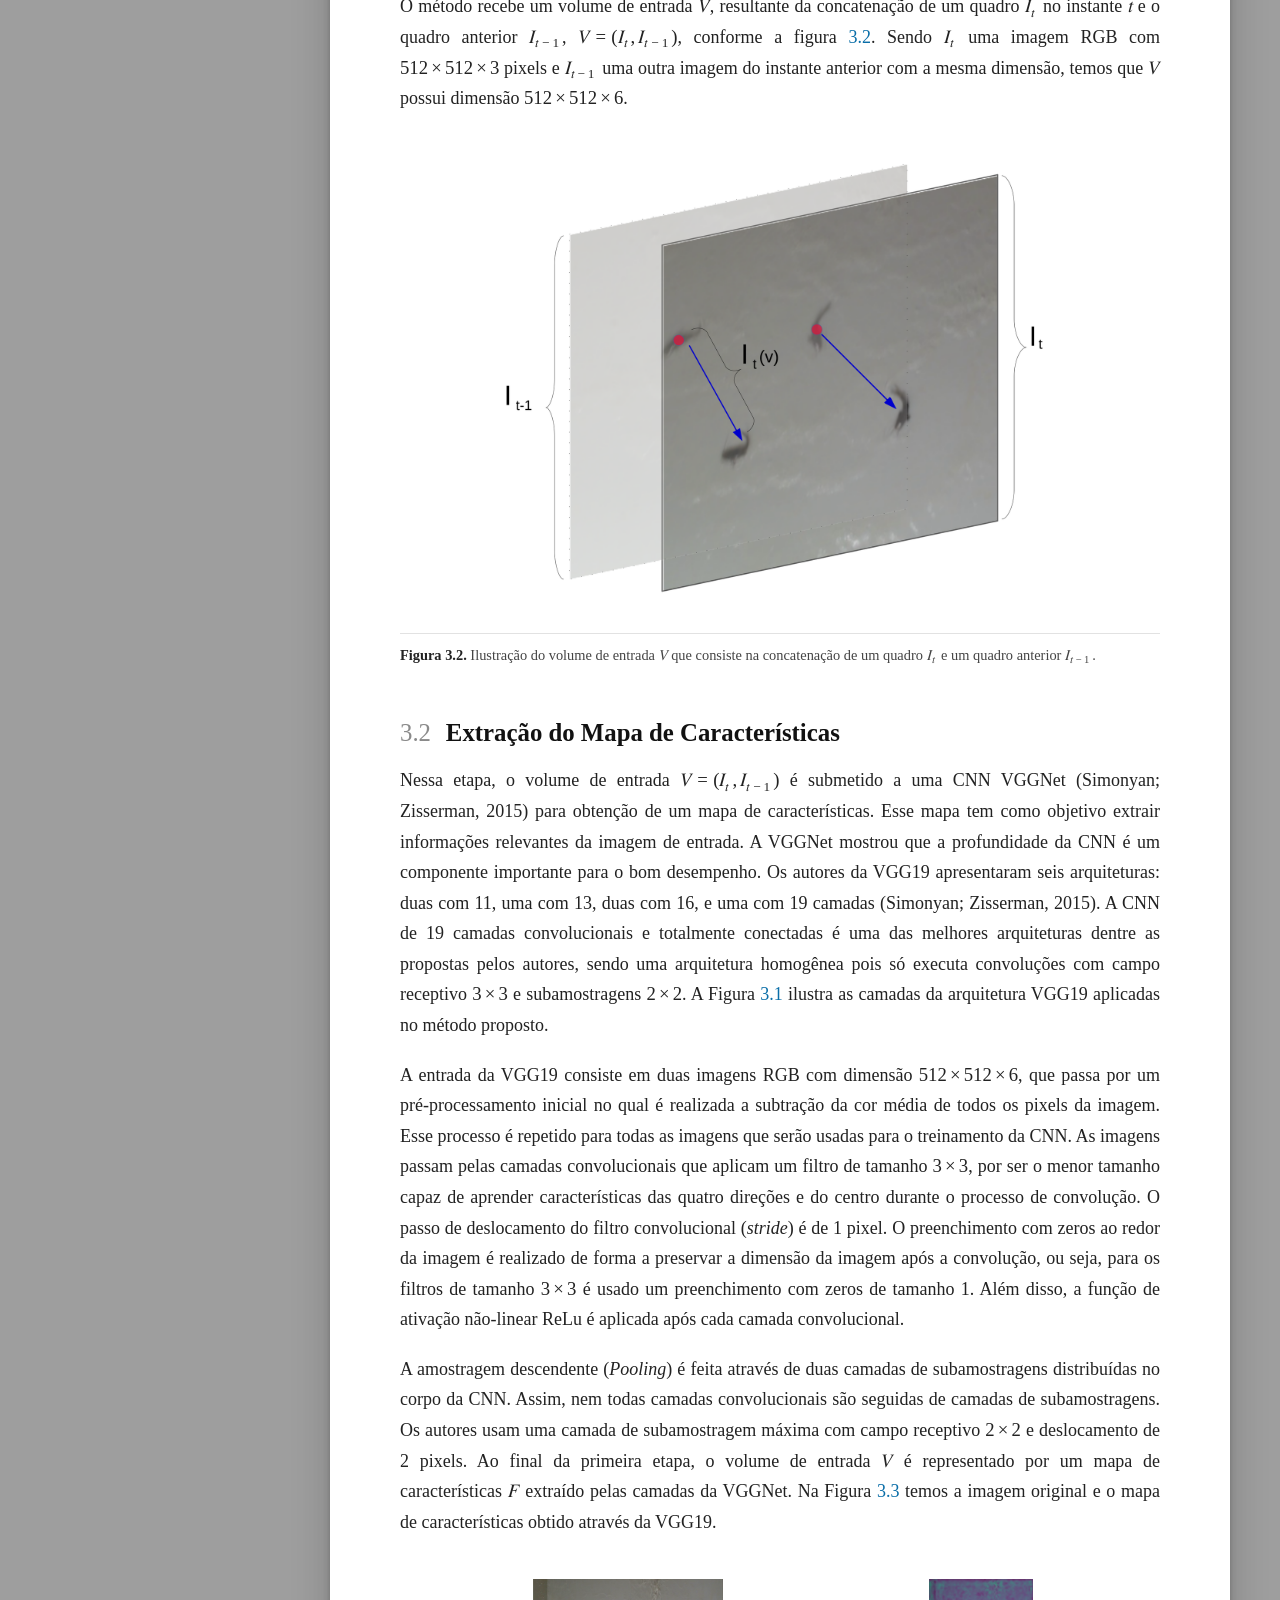
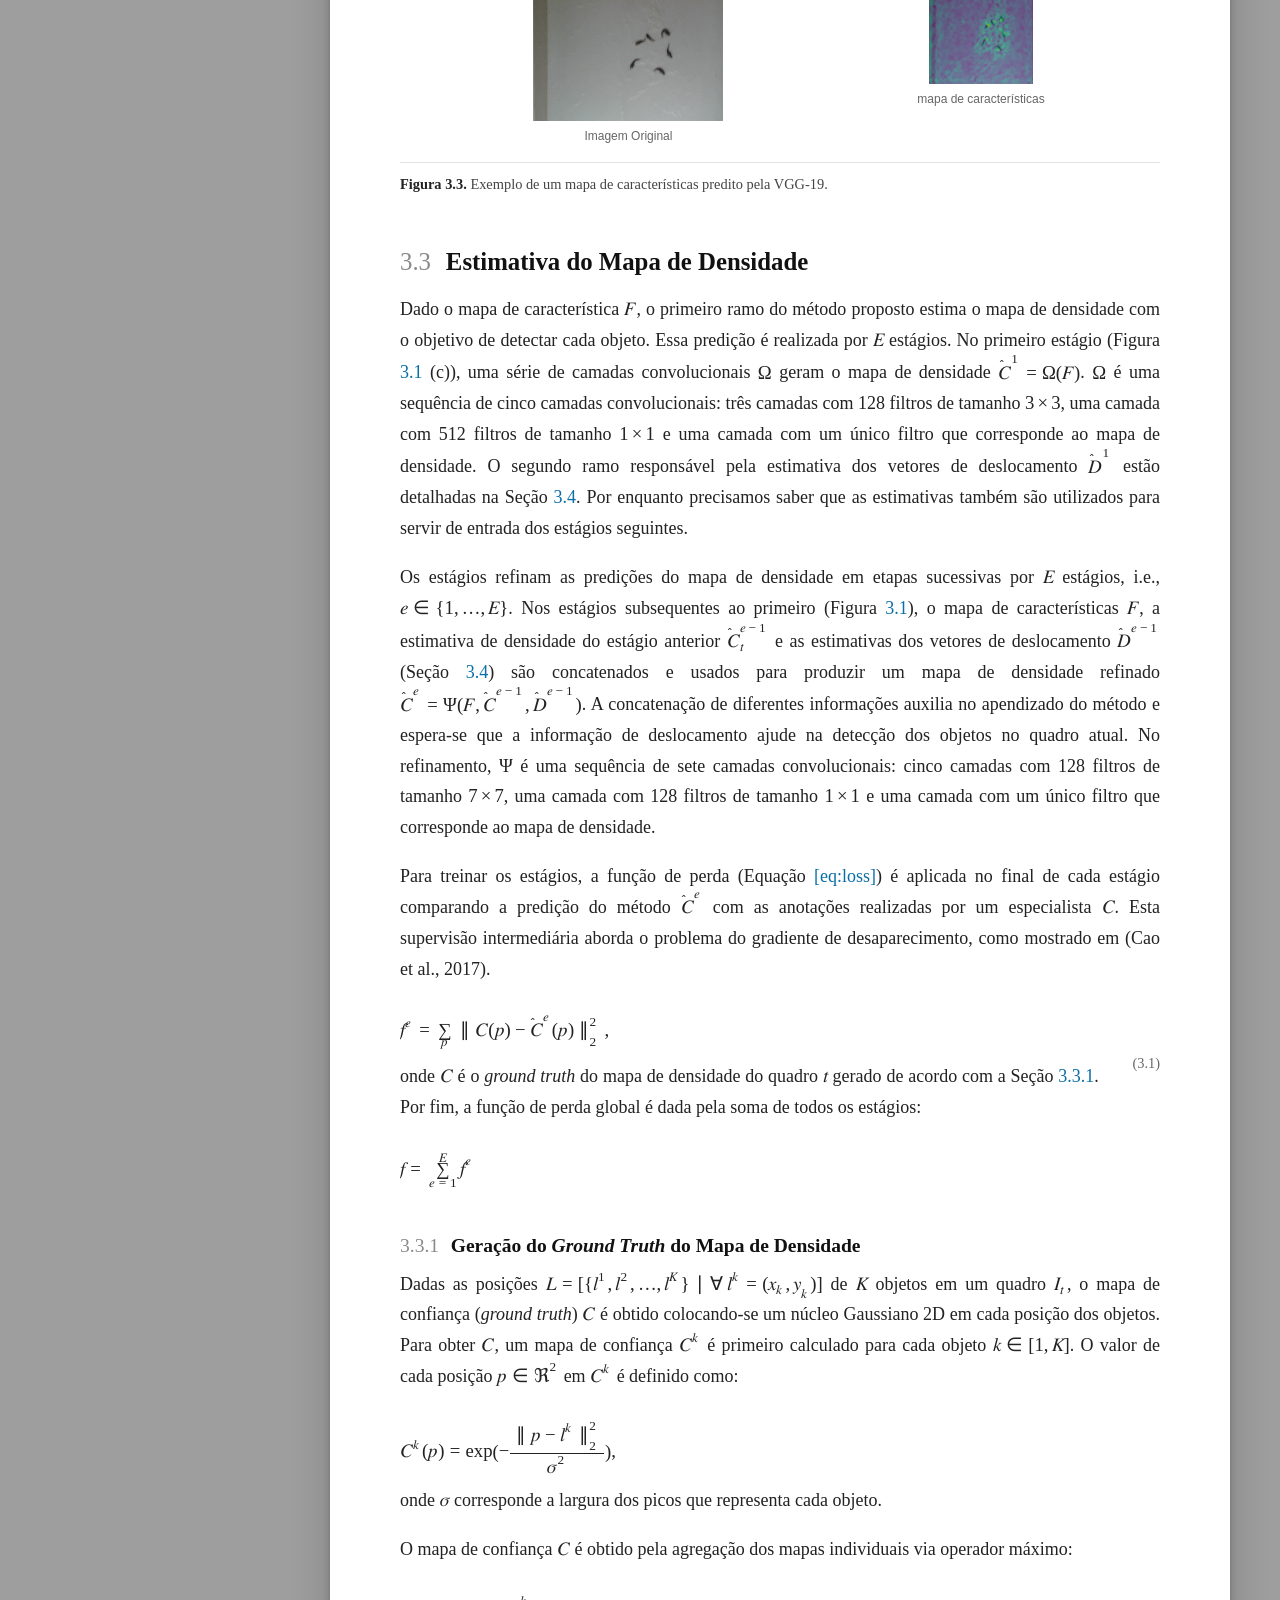
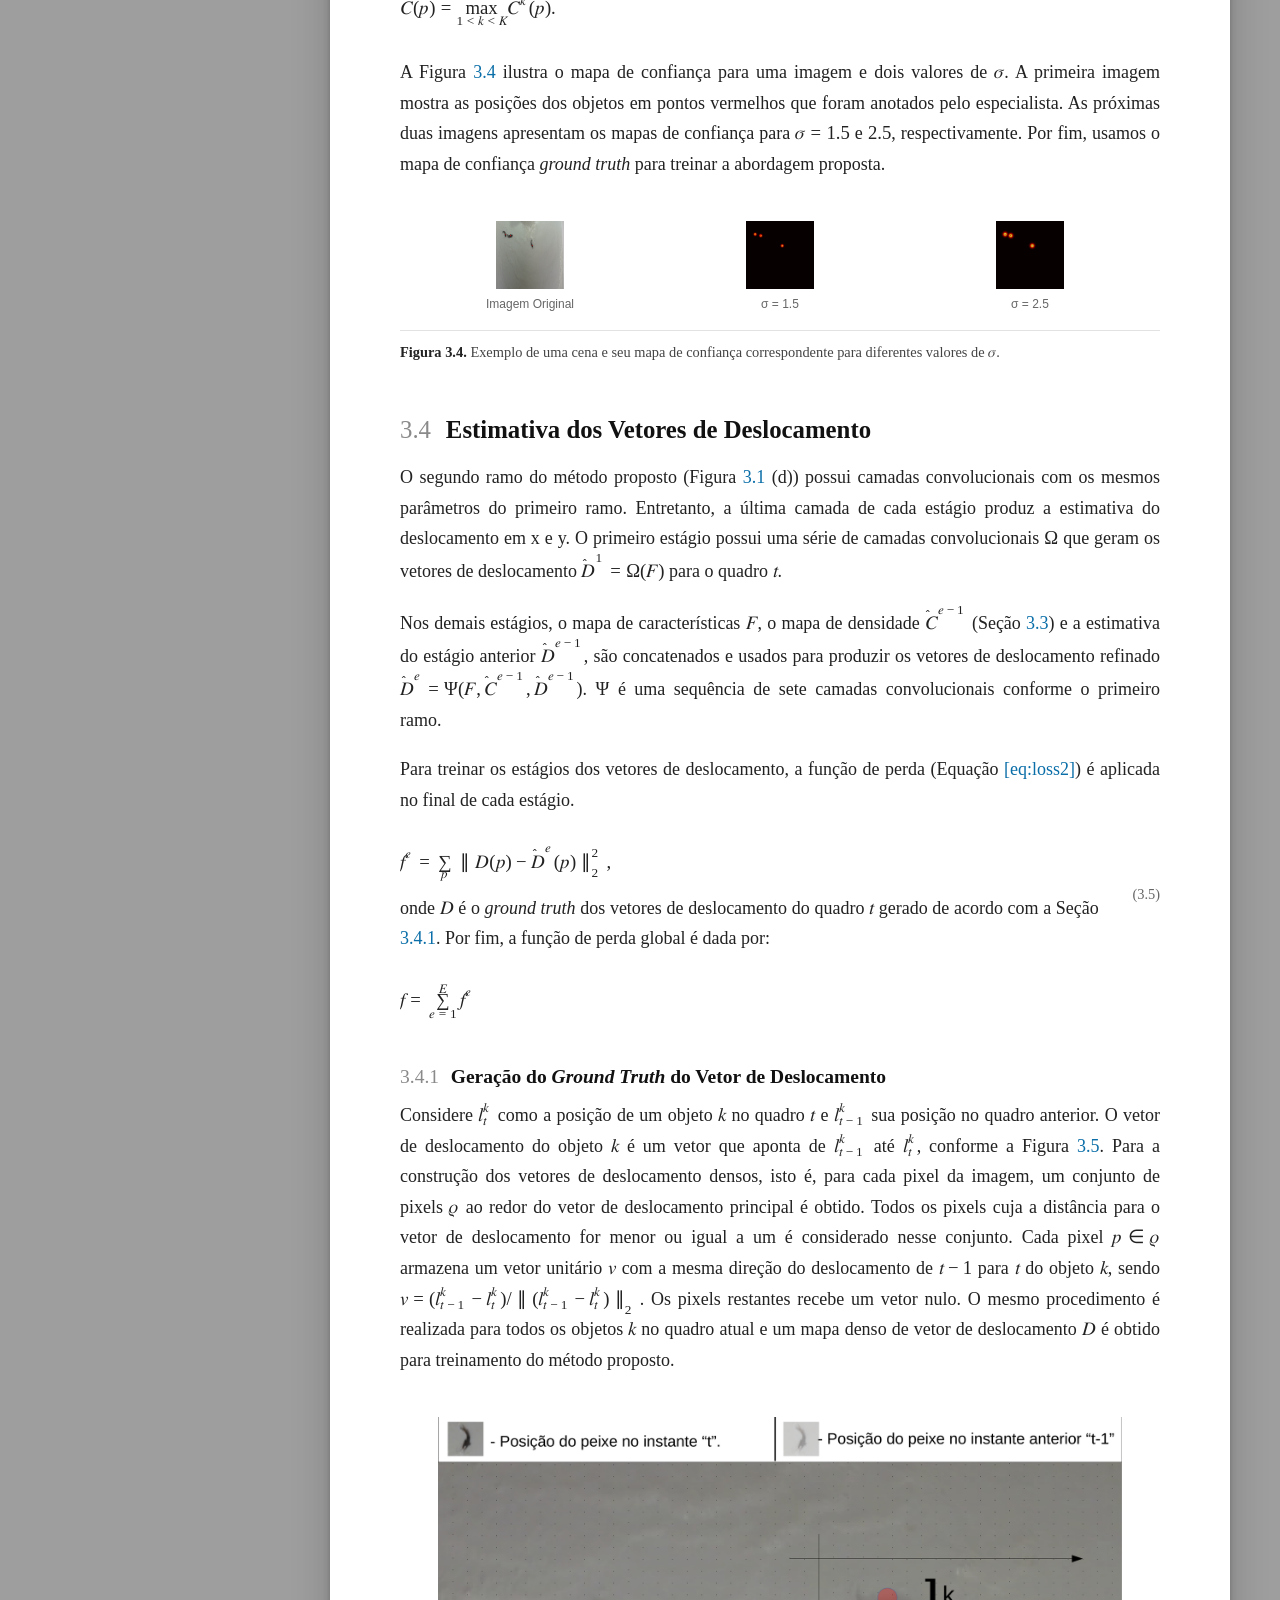
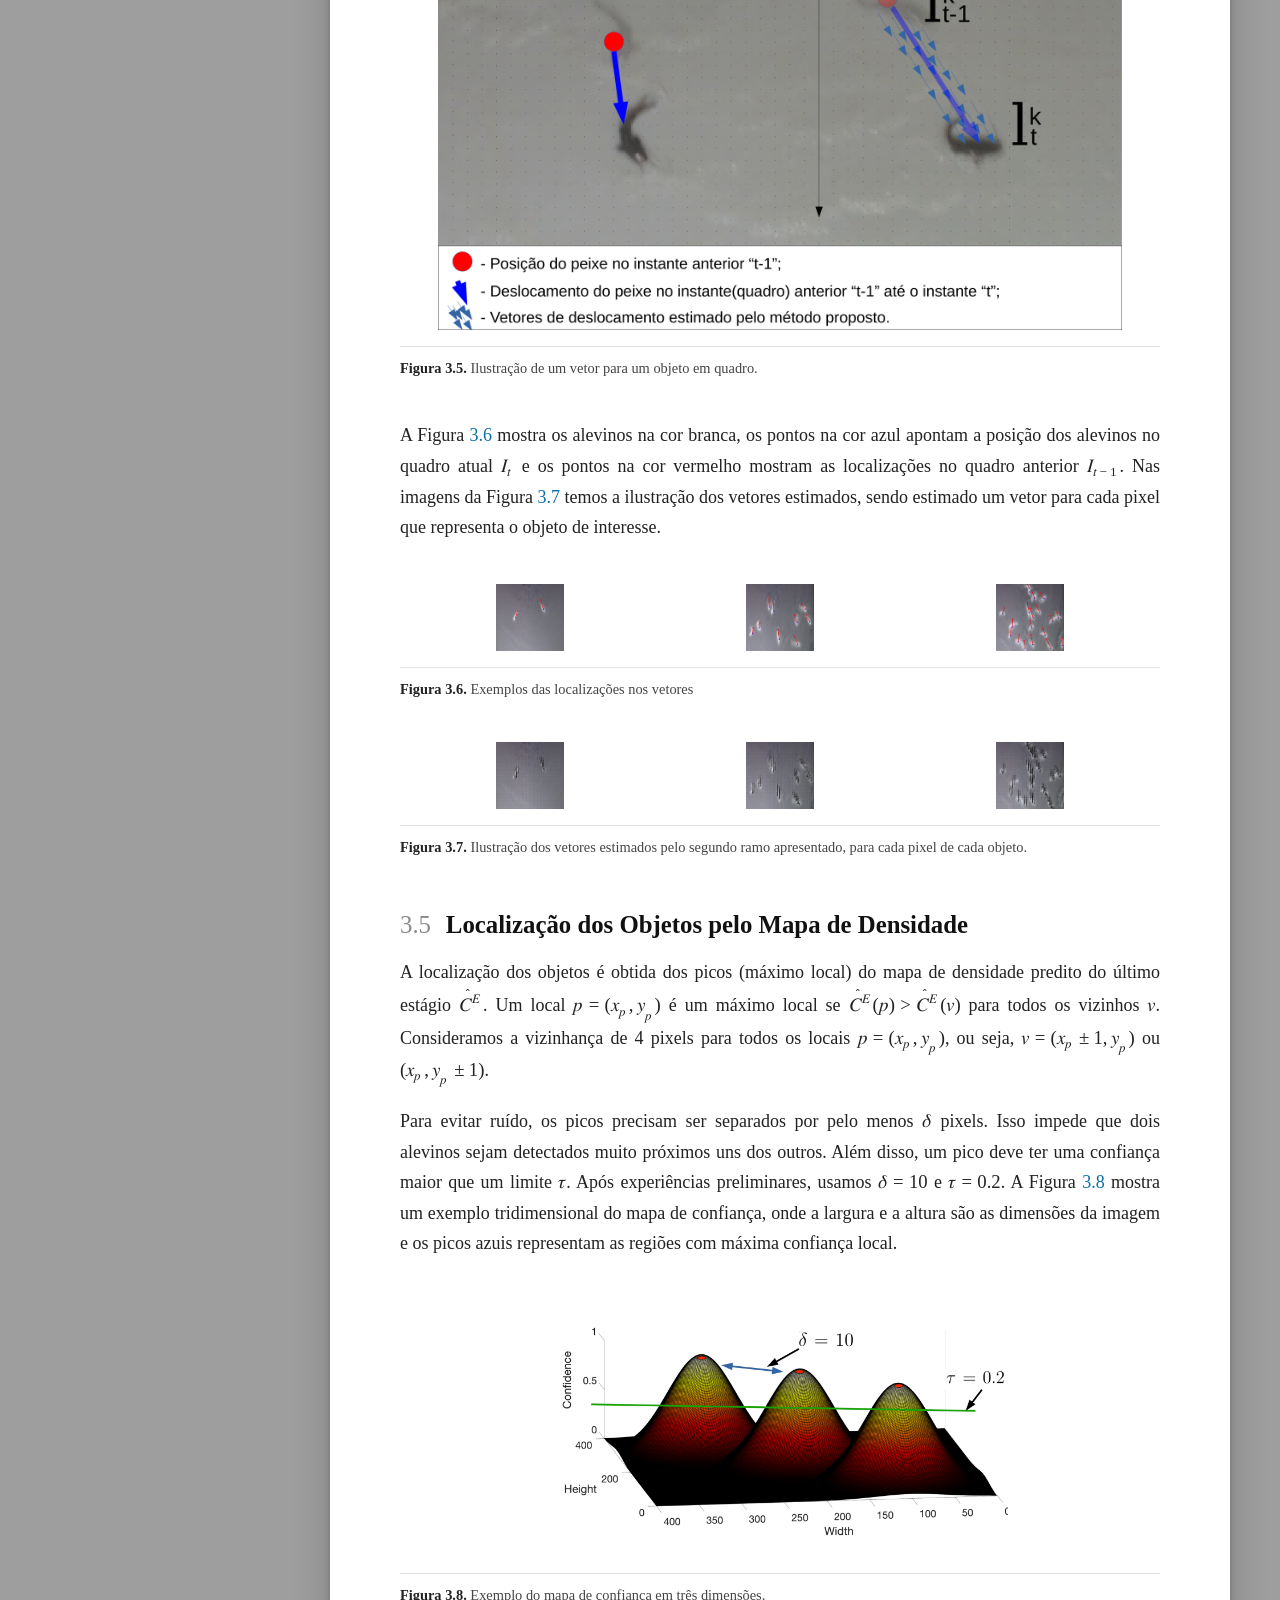
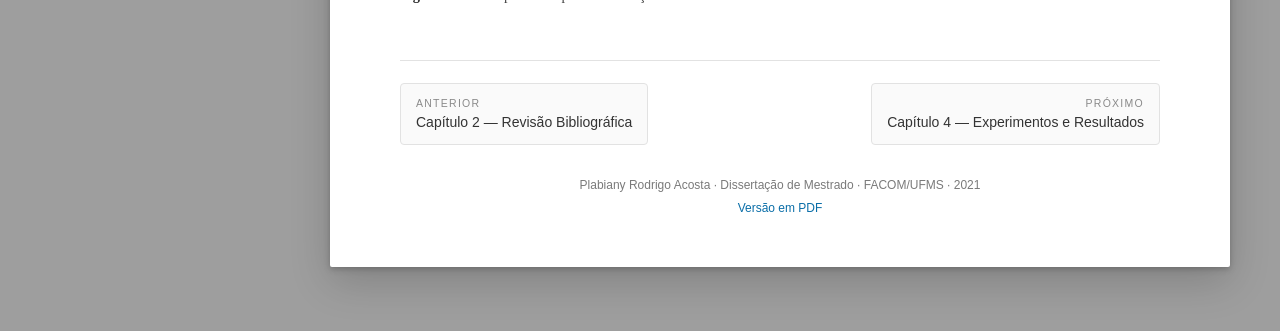
<file: capitulos/03-metodo-proposto.html>
<!doctype html>
<html lang="pt-BR">
<head>
<meta charset="utf-8">
<meta name="viewport" content="width=device-width, initial-scale=1">
<title>Capítulo 3 — Método Proposto</title>
<meta name="description" content="Dissertação de mestrado de Plabiany Rodrigo Acosta: contador de objetos em vídeos usando redes neurais convolucionais.">
<link rel="stylesheet" href="../assets/css/site.css">
</head>
<body>
<aside class="sidebar" id="sidebar">
  <div class="sidebar-inner">
    <a class="brand" href="../index.html">
      <strong>Contador de objetos em vídeos</strong>
      <span>Dissertação · Plabiany R. Acosta</span>
    </a>
    <nav class="toc" aria-label="Sumário">
      <a class="toc-chapter" href="../index.html">Capa</a>
      <a class="toc-chapter" href="../preliminares.html">Preliminares</a>
      <div class="toc-sep"></div>
      <a class="toc-chapter" href="01-introducao.html"><span class="toc-num">1.</span> Introdução</a>
      <a class="toc-chapter" href="02-revisao-bibliografica.html"><span class="toc-num">2.</span> Revisão Bibliográfica</a>
      <a class="toc-chapter active" href="03-metodo-proposto.html"><span class="toc-num">3.</span> Método Proposto</a>
      <a class="toc-sub" href="03-metodo-proposto.html#sec:Images"><span class="toc-num">3.1</span> Pré-Processamento das Imagens</a>
      <a class="toc-sub" href="03-metodo-proposto.html#sec:VGG"><span class="toc-num">3.2</span> Extração do Mapa de Características</a>
      <a class="toc-sub" href="03-metodo-proposto.html#sec:EstimativaDensidade"><span class="toc-num">3.3</span> Estimativa do Mapa de Densidade</a>
      <a class="toc-subsub" href="03-metodo-proposto.html#sec:geracao_mapa"><span class="toc-num">3.3.1</span> Geração do Ground Truth do Mapa de
Densidade</a>
      <a class="toc-sub" href="03-metodo-proposto.html#sec:EstimativaVetores"><span class="toc-num">3.4</span> Estimativa dos Vetores de
Deslocamento</a>
      <a class="toc-subsub" href="03-metodo-proposto.html#sec:geracao_mapa2"><span class="toc-num">3.4.1</span> Geração do Ground Truth do Vetor de
Deslocamento</a>
      <a class="toc-sub" href="03-metodo-proposto.html#localização-dos-objetos-pelo-mapa-de-densidade"><span class="toc-num">3.5</span> Localização dos
Objetos pelo Mapa de Densidade</a>
      <a class="toc-chapter" href="04-experimentos-e-resultados.html"><span class="toc-num">4.</span> Experimentos e Resultados</a>
      <a class="toc-chapter" href="05-conclusoes.html"><span class="toc-num">5.</span> Conclusões</a>
      <div class="toc-sep"></div>
      <a class="toc-chapter" href="../figuras.html">Figuras</a>
      <a class="toc-chapter" href="referencias.html">Referências</a>
      <a class="pdf-link" href="../assets/dissertacao.pdf">Baixar PDF</a>
    </nav>
  </div>
</aside>
<button class="menu-toggle" type="button" aria-label="Abrir sumário" aria-controls="sidebar">☰</button>
<div class="overlay" aria-hidden="true"></div>
<main class="page">
<article class="sheet">
<header class="chapter-header"><p class="chapter-kicker">Capítulo 3</p><h1 class="chapter-title" id="sec:MetodoPrincipal">Método Proposto</h1></header>
<p>O método proposto recebe um quadro
<math display="inline" xmlns="http://www.w3.org/1998/Math/MathML"><semantics><msub><mi>I</mi><mi>t</mi></msub><annotation encoding="application/x-tex">I_{t}</annotation></semantics></math>
no instante
<math display="inline" xmlns="http://www.w3.org/1998/Math/MathML"><semantics><mi>t</mi><annotation encoding="application/x-tex">t</annotation></semantics></math>
e o quadro no instante anterior
<math display="inline" xmlns="http://www.w3.org/1998/Math/MathML"><semantics><msub><mi>I</mi><mrow><mi>t</mi><mo>−</mo><mn>1</mn></mrow></msub><annotation encoding="application/x-tex">I_{t-1}</annotation></semantics></math>.
A saída gerada pela arquitetura consiste em um mapa de densidade 2D
indicando a localização de cada alevino presente no quadro e a
estimativa dos vetores de deslocamento para cada alevino.</p>
<p>Vide as dificuldades das CNN’s em detectar objetos que se movem
rapidamente em vídeos (Seção <a data-reference="sec:Motivacao" data-reference-type="ref" href="01-introducao.html#sec:Motivacao">1.1</a>). Este
método recebe informações das cenas anteriores a fim de passar para os
ramos de estimativa, a localização e formato do objeto em diversas
ocasiões.</p>
<p>A ordenação metodológica pode ser descrita em quatro passos
principais conforme a Figura <a data-reference="fig:model" data-reference-type="ref" href="#fig:model">3.1</a>.
Inicialmente, as imagens passam por um pré-processamento (passo 1) para
construção do volume de entrada (V). Após isso um mapa de
características é obtido para
<math display="inline" xmlns="http://www.w3.org/1998/Math/MathML"><semantics><mi>V</mi><annotation encoding="application/x-tex">V</annotation></semantics></math>
usando uma CNN (e.g., VGG19<span class="citation" data-cites="VGG">(Simonyan; Zisserman, 2015)</span>) (passo 2). O mapa
de características é dado como entrada para dois ramos que estimam o
mapa de densidade (passo 3) e os vetores de deslocamento (passo 4). As
seções abaixo descrevem as etapas em detalhes.</p>
<figure class="figura" data-latex-placement="!hbt" id="fig:model"><div class="subfigs"><div class="subfig" style="flex:0 1 100%;max-width:100%"><img class="figimg" loading="lazy" src="../assets/figuras/model.png" style="width:106.0%"/></div></div><figcaption><span class="fig-num">Figura 3.1.</span>  Método proposto recebe o quadro atual
<math display="inline" xmlns="http://www.w3.org/1998/Math/MathML"><semantics><msub><mi>I</mi><mi>t</mi></msub><annotation encoding="application/x-tex">I_{t}</annotation></semantics></math>
e o quadro no instante anterior
<math display="inline" xmlns="http://www.w3.org/1998/Math/MathML"><semantics><msub><mi>I</mi><mrow><mi>t</mi><mo>−</mo><mn>1</mn></mrow></msub><annotation encoding="application/x-tex">I_{t-1}</annotation></semantics></math>.
O resultado da concatenação gera um volume de entrada para a VGG-19. A
saída desta arquitetura consiste em um mapa de características inicial.
Esse mapa alimenta dois ramos que são responsáveis por realizar as
predições do mapa de densidade e de vetores de deslocamento. Cada ramo é
composto por uma série de
<math display="inline" xmlns="http://www.w3.org/1998/Math/MathML"><semantics><mi>E</mi><annotation encoding="application/x-tex">E</annotation></semantics></math>
estágios que refinam a suas predições. Ambos ramos compartilham as
informações para auxiliar na estimação.</figcaption></figure>
<h2 class="section-title" id="sec:Images"><span class="sec-num">3.1</span> Pré-Processamento das Imagens</h2>
<p>Dada uma imagem
<math display="inline" xmlns="http://www.w3.org/1998/Math/MathML"><semantics><msub><mi>I</mi><mi>t</mi></msub><annotation encoding="application/x-tex">I_t</annotation></semantics></math>
no instante
<math display="inline" xmlns="http://www.w3.org/1998/Math/MathML"><semantics><mi>t</mi><annotation encoding="application/x-tex">t</annotation></semantics></math>
com
<math display="inline" xmlns="http://www.w3.org/1998/Math/MathML"><semantics><mrow><mi>w</mi><mo>×</mo><mi>h</mi></mrow><annotation encoding="application/x-tex">w \times h</annotation></semantics></math>
pixels, em que
<math display="inline" xmlns="http://www.w3.org/1998/Math/MathML"><semantics><mi>w</mi><annotation encoding="application/x-tex">w</annotation></semantics></math>
é a largura e
<math display="inline" xmlns="http://www.w3.org/1998/Math/MathML"><semantics><mi>h</mi><annotation encoding="application/x-tex">h</annotation></semantics></math>
é a altura da imagem, o primeiro pré-processamento consiste em
redimensionar todas as imagens para um tamanho fixo de
<math display="inline" xmlns="http://www.w3.org/1998/Math/MathML"><semantics><mrow><mi>n</mi><mo>×</mo><mi>n</mi></mrow><annotation encoding="application/x-tex">n \times n</annotation></semantics></math>
pixels.</p>
<p>O método recebe um volume de entrada
<math display="inline" xmlns="http://www.w3.org/1998/Math/MathML"><semantics><mi>V</mi><annotation encoding="application/x-tex">V</annotation></semantics></math>,
resultante da concatenação de um quadro
<math display="inline" xmlns="http://www.w3.org/1998/Math/MathML"><semantics><msub><mi>I</mi><mi>t</mi></msub><annotation encoding="application/x-tex">I_{t}</annotation></semantics></math>
no instante
<math display="inline" xmlns="http://www.w3.org/1998/Math/MathML"><semantics><mi>t</mi><annotation encoding="application/x-tex">t</annotation></semantics></math>
e o quadro anterior
<math display="inline" xmlns="http://www.w3.org/1998/Math/MathML"><semantics><msub><mi>I</mi><mrow><mi>t</mi><mo>−</mo><mn>1</mn></mrow></msub><annotation encoding="application/x-tex">I_{t-1}</annotation></semantics></math>,
<math display="inline" xmlns="http://www.w3.org/1998/Math/MathML"><semantics><mrow><mi>V</mi><mo>=</mo><mo form="prefix" stretchy="false">(</mo><msub><mi>I</mi><mi>t</mi></msub><mo>,</mo><msub><mi>I</mi><mrow><mi>t</mi><mo>−</mo><mn>1</mn></mrow></msub><mo form="postfix" stretchy="false">)</mo></mrow><annotation encoding="application/x-tex">V = (I_{t},I_{t-1})</annotation></semantics></math>,
conforme a figura <a data-reference="fig:entrada" data-reference-type="ref" href="#fig:entrada">3.2</a>. Sendo
<math display="inline" xmlns="http://www.w3.org/1998/Math/MathML"><semantics><msub><mi>I</mi><mi>t</mi></msub><annotation encoding="application/x-tex">I_{t}</annotation></semantics></math>
uma imagem RGB com
<math display="inline" xmlns="http://www.w3.org/1998/Math/MathML"><semantics><mrow><mn>512</mn><mo>×</mo><mn>512</mn><mo>×</mo><mn>3</mn></mrow><annotation encoding="application/x-tex">512\times512\times3</annotation></semantics></math>
pixels e
<math display="inline" xmlns="http://www.w3.org/1998/Math/MathML"><semantics><msub><mi>I</mi><mrow><mi>t</mi><mo>−</mo><mn>1</mn></mrow></msub><annotation encoding="application/x-tex">I_{t-1}</annotation></semantics></math>
uma outra imagem do instante anterior com a mesma dimensão, temos que
<math display="inline" xmlns="http://www.w3.org/1998/Math/MathML"><semantics><mi>V</mi><annotation encoding="application/x-tex">V</annotation></semantics></math>
possui dimensão
<math display="inline" xmlns="http://www.w3.org/1998/Math/MathML"><semantics><mrow><mn>512</mn><mo>×</mo><mn>512</mn><mo>×</mo><mn>6</mn></mrow><annotation encoding="application/x-tex">512\times512\times6</annotation></semantics></math>.</p>
<div class="center">
<figure class="figura" data-latex-placement="!htb" id="fig:entrada"><div class="subfigs"><div class="subfig" style="flex:0 1 90%;max-width:90%"><img class="figimg" loading="lazy" src="../assets/figuras/VE.png" style="width:90.0%"/></div></div><figcaption><span class="fig-num">Figura 3.2.</span> Ilustração do volume de entrada
<math display="inline" xmlns="http://www.w3.org/1998/Math/MathML"><semantics><mi>V</mi><annotation encoding="application/x-tex">V</annotation></semantics></math>
que consiste na concatenação de um quadro
<math display="inline" xmlns="http://www.w3.org/1998/Math/MathML"><semantics><msub><mi>I</mi><mi>t</mi></msub><annotation encoding="application/x-tex">I_{t}</annotation></semantics></math>
e um quadro anterior
<math display="inline" xmlns="http://www.w3.org/1998/Math/MathML"><semantics><msub><mi>I</mi><mrow><mi>t</mi><mo>−</mo><mn>1</mn></mrow></msub><annotation encoding="application/x-tex">I_{t-1}</annotation></semantics></math>.</figcaption></figure>
</div>
<h2 class="section-title" id="sec:VGG"><span class="sec-num">3.2</span> Extração do Mapa de Características</h2>
<p>Nessa etapa, o volume de entrada
<math display="inline" xmlns="http://www.w3.org/1998/Math/MathML"><semantics><mrow><mi>V</mi><mo>=</mo><mo form="prefix" stretchy="false">(</mo><msub><mi>I</mi><mi>t</mi></msub><mo>,</mo><msub><mi>I</mi><mrow><mi>t</mi><mo>−</mo><mn>1</mn></mrow></msub><mo form="postfix" stretchy="false">)</mo></mrow><annotation encoding="application/x-tex">V = (I_{t},I_{t-1})</annotation></semantics></math>
é submetido a uma CNN VGGNet <span class="citation" data-cites="VGG">(Simonyan; Zisserman, 2015)</span> para obtenção de um
mapa de características. Esse mapa tem como objetivo extrair informações
relevantes da imagem de entrada. A VGGNet mostrou que a profundidade da
CNN é um componente importante para o bom desempenho. Os autores da
VGG19 apresentaram seis arquiteturas: duas com 11, uma com 13, duas com
16, e uma com 19 camadas <span class="citation" data-cites="VGG">(Simonyan; Zisserman, 2015)</span>. A CNN de 19 camadas
convolucionais e totalmente conectadas é uma das melhores arquiteturas
dentre as propostas pelos autores, sendo uma arquitetura homogênea pois
só executa convoluções com campo receptivo
<math display="inline" xmlns="http://www.w3.org/1998/Math/MathML"><semantics><mrow><mn>3</mn><mo>×</mo><mn>3</mn></mrow><annotation encoding="application/x-tex">3 \times 3</annotation></semantics></math>
e subamostragens
<math display="inline" xmlns="http://www.w3.org/1998/Math/MathML"><semantics><mrow><mn>2</mn><mo>×</mo><mn>2</mn></mrow><annotation encoding="application/x-tex">2 \times 2</annotation></semantics></math>.
A Figura <a data-reference="fig:model" data-reference-type="ref" href="#fig:model">3.1</a> ilustra as camadas da arquitetura
VGG19 aplicadas no método proposto.</p>
<p>A entrada da VGG19 consiste em duas imagens RGB com dimensão
<math display="inline" xmlns="http://www.w3.org/1998/Math/MathML"><semantics><mrow><mn>512</mn><mo>×</mo><mn>512</mn><mo>×</mo><mn>6</mn></mrow><annotation encoding="application/x-tex">512 \times 512 \times 6</annotation></semantics></math>,
que passa por um pré-processamento inicial no qual é realizada a
subtração da cor média de todos os pixels da imagem. Esse processo é
repetido para todas as imagens que serão usadas para o treinamento da
CNN. As imagens passam pelas camadas convolucionais que aplicam um
filtro de tamanho
<math display="inline" xmlns="http://www.w3.org/1998/Math/MathML"><semantics><mrow><mn>3</mn><mo>×</mo><mn>3</mn></mrow><annotation encoding="application/x-tex">3 \times 3</annotation></semantics></math>,
por ser o menor tamanho capaz de aprender características das quatro
direções e do centro durante o processo de convolução. O passo de
deslocamento do filtro convolucional (<em>stride</em>) é de 1 pixel. O
preenchimento com zeros ao redor da imagem é realizado de forma a
preservar a dimensão da imagem após a convolução, ou seja, para os
filtros de tamanho
<math display="inline" xmlns="http://www.w3.org/1998/Math/MathML"><semantics><mrow><mn>3</mn><mo>×</mo><mn>3</mn></mrow><annotation encoding="application/x-tex">3 \times 3</annotation></semantics></math>
é usado um preenchimento com zeros de tamanho 1. Além disso, a função de
ativação não-linear ReLu é aplicada após cada camada convolucional.</p>
<p>A amostragem descendente (<em>Pooling</em>) é feita através de duas
camadas de subamostragens distribuídas no corpo da CNN. Assim, nem todas
camadas convolucionais são seguidas de camadas de subamostragens. Os
autores usam uma camada de subamostragem máxima com campo receptivo
<math display="inline" xmlns="http://www.w3.org/1998/Math/MathML"><semantics><mrow><mn>2</mn><mo>×</mo><mn>2</mn></mrow><annotation encoding="application/x-tex">2 \times 2</annotation></semantics></math>
e deslocamento de 2 pixels. Ao final da primeira etapa, o volume de
entrada
<math display="inline" xmlns="http://www.w3.org/1998/Math/MathML"><semantics><mi>V</mi><annotation encoding="application/x-tex">V</annotation></semantics></math>
é representado por um mapa de características
<math display="inline" xmlns="http://www.w3.org/1998/Math/MathML"><semantics><mi>F</mi><annotation encoding="application/x-tex">F</annotation></semantics></math>
extraído pelas camadas da VGGNet. Na Figura <a data-reference="fig:carac" data-reference-type="ref" href="#fig:carac">3.3</a> temos a
imagem original e o mapa de características obtido através da VGG19.</p>
<figure class="figura" data-latex-placement="!ht" id="fig:carac"><div class="subfigs"><div class="subfig" style="flex:0 1 50%;max-width:50%"><img alt="Imagem Original" class="figimg" loading="lazy" src="../assets/figuras/caract.png" style="width:50.0%"/><span class="subcap">Imagem Original</span></div><div class="subfig" style="flex:0 1 37%;max-width:37%"><img alt="mapa de características" class="figimg" loading="lazy" src="../assets/figuras/carac.png" style="width:37.0%"/><span class="subcap">mapa de características</span></div></div><figcaption><span class="fig-num">Figura 3.3.</span> <span data-label="fig:carac" id="fig:carac"></span> Exemplo
de um mapa de características predito pela VGG-19.</figcaption></figure>
<h2 class="section-title" id="sec:EstimativaDensidade"><span class="sec-num">3.3</span> Estimativa do Mapa de Densidade</h2>
<p>Dado o mapa de característica
<math display="inline" xmlns="http://www.w3.org/1998/Math/MathML"><semantics><mi>F</mi><annotation encoding="application/x-tex">F</annotation></semantics></math>,
o primeiro ramo do método proposto estima o mapa de densidade com o
objetivo de detectar cada objeto. Essa predição é realizada por
<math display="inline" xmlns="http://www.w3.org/1998/Math/MathML"><semantics><mi>E</mi><annotation encoding="application/x-tex">E</annotation></semantics></math>
estágios. No primeiro estágio (Figura <a data-reference="fig:model" data-reference-type="ref" href="#fig:model">3.1</a> (c)), uma
série de camadas convolucionais
<math display="inline" xmlns="http://www.w3.org/1998/Math/MathML"><semantics><mi mathvariant="normal">Ω</mi><annotation encoding="application/x-tex">\Omega</annotation></semantics></math>
geram o mapa de densidade
<math display="inline" xmlns="http://www.w3.org/1998/Math/MathML"><semantics><mrow><msup><mover><mi>C</mi><mo accent="true">̂</mo></mover><mn>1</mn></msup><mo>=</mo><mi mathvariant="normal">Ω</mi><mo form="prefix" stretchy="false">(</mo><mi>F</mi><mo form="postfix" stretchy="false">)</mo></mrow><annotation encoding="application/x-tex">\hat{C}^1 = \Omega (F)</annotation></semantics></math>.
<math display="inline" xmlns="http://www.w3.org/1998/Math/MathML"><semantics><mi mathvariant="normal">Ω</mi><annotation encoding="application/x-tex">\Omega</annotation></semantics></math>
é uma sequência de cinco camadas convolucionais: três camadas com 128
filtros de tamanho
<math display="inline" xmlns="http://www.w3.org/1998/Math/MathML"><semantics><mrow><mn>3</mn><mo>×</mo><mn>3</mn></mrow><annotation encoding="application/x-tex">3 \times 3</annotation></semantics></math>,
uma camada com 512 filtros de tamanho
<math display="inline" xmlns="http://www.w3.org/1998/Math/MathML"><semantics><mrow><mn>1</mn><mo>×</mo><mn>1</mn></mrow><annotation encoding="application/x-tex">1 \times 1</annotation></semantics></math>
e uma camada com um único filtro que corresponde ao mapa de densidade. O
segundo ramo responsável pela estimativa dos vetores de deslocamento
<math display="inline" xmlns="http://www.w3.org/1998/Math/MathML"><semantics><msup><mover><mi>D</mi><mo accent="true">̂</mo></mover><mn>1</mn></msup><annotation encoding="application/x-tex">\hat{D}^{1}</annotation></semantics></math>
estão detalhadas na Seção <a data-reference="sec:EstimativaVetores" data-reference-type="ref" href="#sec:EstimativaVetores">3.4</a>. Por enquanto precisamos
saber que as estimativas também são utilizados para servir de entrada
dos estágios seguintes.</p>
<p>Os estágios refinam as predições do mapa de densidade em etapas
sucessivas por
<math display="inline" xmlns="http://www.w3.org/1998/Math/MathML"><semantics><mi>E</mi><annotation encoding="application/x-tex">E</annotation></semantics></math>
estágios, i.e.,
<math display="inline" xmlns="http://www.w3.org/1998/Math/MathML"><semantics><mrow><mi>e</mi><mo>∈</mo><mo form="prefix" stretchy="false">{</mo><mn>1</mn><mo>,</mo><mi>…</mi><mo>,</mo><mi>E</mi><mo form="postfix" stretchy="false">}</mo></mrow><annotation encoding="application/x-tex">e \in \{1, \dots, E\}</annotation></semantics></math>.
Nos estágios subsequentes ao primeiro (Figura <a data-reference="fig:model" data-reference-type="ref" href="#fig:model">3.1</a>), o mapa de
características
<math display="inline" xmlns="http://www.w3.org/1998/Math/MathML"><semantics><mi>F</mi><annotation encoding="application/x-tex">F</annotation></semantics></math>,
a estimativa de densidade do estágio anterior
<math display="inline" xmlns="http://www.w3.org/1998/Math/MathML"><semantics><msubsup><mover><mi>C</mi><mo accent="true">̂</mo></mover><mi>t</mi><mrow><mi>e</mi><mo>−</mo><mn>1</mn></mrow></msubsup><annotation encoding="application/x-tex">\hat{C}^{e-1}_t</annotation></semantics></math>
e as estimativas dos vetores de deslocamento
<math display="inline" xmlns="http://www.w3.org/1998/Math/MathML"><semantics><msup><mover><mi>D</mi><mo accent="true">̂</mo></mover><mrow><mi>e</mi><mo>−</mo><mn>1</mn></mrow></msup><annotation encoding="application/x-tex">\hat{D}^{e-1}</annotation></semantics></math>
(Seção <a data-reference="sec:EstimativaVetores" data-reference-type="ref" href="#sec:EstimativaVetores">3.4</a>) são concatenados e
usados para produzir um mapa de densidade refinado
<math display="inline" xmlns="http://www.w3.org/1998/Math/MathML"><semantics><mrow><msup><mover><mi>C</mi><mo accent="true">̂</mo></mover><mi>e</mi></msup><mo>=</mo><mi mathvariant="normal">Ψ</mi><mo form="prefix" stretchy="false">(</mo><mi>F</mi><mo>,</mo><msup><mover><mi>C</mi><mo accent="true">̂</mo></mover><mrow><mi>e</mi><mo>−</mo><mn>1</mn></mrow></msup><mo>,</mo><msup><mover><mi>D</mi><mo accent="true">̂</mo></mover><mrow><mi>e</mi><mo>−</mo><mn>1</mn></mrow></msup><mo form="postfix" stretchy="false">)</mo></mrow><annotation encoding="application/x-tex">\hat{C}^e = \Psi(F, \hat{C}^{e-1}, \hat{D}^{e-1})</annotation></semantics></math>.
A concatenação de diferentes informações auxilia no apendizado do método
e espera-se que a informação de deslocamento ajude na detecção dos
objetos no quadro atual. No refinamento,
<math display="inline" xmlns="http://www.w3.org/1998/Math/MathML"><semantics><mi mathvariant="normal">Ψ</mi><annotation encoding="application/x-tex">\Psi</annotation></semantics></math>
é uma sequência de sete camadas convolucionais: cinco camadas com 128
filtros de tamanho
<math display="inline" xmlns="http://www.w3.org/1998/Math/MathML"><semantics><mrow><mn>7</mn><mo>×</mo><mn>7</mn></mrow><annotation encoding="application/x-tex">7 \times 7</annotation></semantics></math>,
uma camada com 128 filtros de tamanho
<math display="inline" xmlns="http://www.w3.org/1998/Math/MathML"><semantics><mrow><mn>1</mn><mo>×</mo><mn>1</mn></mrow><annotation encoding="application/x-tex">1 \times 1</annotation></semantics></math>
e uma camada com um único filtro que corresponde ao mapa de
densidade.</p>
<p>Para treinar os estágios, a função de perda (Equação <a data-reference="eq:loss" data-reference-type="ref" href="#eq:loss">[eq:loss]</a>) é aplicada no final de cada
estágio comparando a predição do método
<math display="inline" xmlns="http://www.w3.org/1998/Math/MathML"><semantics><msup><mover><mi>C</mi><mo accent="true">̂</mo></mover><mi>e</mi></msup><annotation encoding="application/x-tex">\hat{C}^{e}</annotation></semantics></math>
com as anotações realizadas por um especialista
<math display="inline" xmlns="http://www.w3.org/1998/Math/MathML"><semantics><mi>C</mi><annotation encoding="application/x-tex">C</annotation></semantics></math>.
Esta supervisão intermediária aborda o problema do gradiente de
desaparecimento, como mostrado em <span class="citation" data-cites="Cao2017">(Cao et al., 2017)</span>.</p>
<p class="eq-line"><math display="block" id="eq:loss" xmlns="http://www.w3.org/1998/Math/MathML"><semantics><mrow><msup><mi>f</mi><mi>e</mi></msup><mo>=</mo><munder><mo>∑</mo><mi>p</mi></munder><mo>∥</mo><mi>C</mi><mo form="prefix" stretchy="false">(</mo><mi>p</mi><mo form="postfix" stretchy="false">)</mo><mo>−</mo><msup><mover><mi>C</mi><mo accent="true">̂</mo></mover><mi>e</mi></msup><mo form="prefix" stretchy="false">(</mo><mi>p</mi><mo form="postfix" stretchy="false">)</mo><msubsup><mo>∥</mo><mn>2</mn><mn>2</mn></msubsup><mo>,</mo></mrow><annotation encoding="application/x-tex">\begin{equation}
f^{e} = \sum_p \parallel C(p) - \hat{C}^{e}(p)\parallel^2_2,
\label{eq:loss}
\end{equation}</annotation></semantics></math> onde
<math display="inline" xmlns="http://www.w3.org/1998/Math/MathML"><semantics><mi>C</mi><annotation encoding="application/x-tex">C</annotation></semantics></math>
é o <em>ground truth</em> do mapa de densidade do quadro
<math display="inline" xmlns="http://www.w3.org/1998/Math/MathML"><semantics><mi>t</mi><annotation encoding="application/x-tex">t</annotation></semantics></math>
gerado de acordo com a Seção <a data-reference="sec:geracao_mapa" data-reference-type="ref" href="#sec:geracao_mapa">3.3.1</a>.
Por fim, a função de perda global é dada pela soma de todos os
estágios:<span class="eq-num">(3.1)</span></p>
<p><math display="block" xmlns="http://www.w3.org/1998/Math/MathML"><semantics><mrow><mi>f</mi><mo>=</mo><munderover><mo>∑</mo><mrow><mi>e</mi><mo>=</mo><mn>1</mn></mrow><mi>E</mi></munderover><msup><mi>f</mi><mi>e</mi></msup></mrow><annotation encoding="application/x-tex">\begin{equation}
f = \sum_{e=1}^{E} f^{e}
\end{equation}</annotation></semantics></math></p>
<h3 class="section-title" id="sec:geracao_mapa"><span class="sec-num">3.3.1</span> Geração do <em>Ground Truth</em> do Mapa de
Densidade</h3>
<p>Dadas as posições
<math display="inline" xmlns="http://www.w3.org/1998/Math/MathML"><semantics><mrow><mi>L</mi><mo>=</mo><mo form="prefix" stretchy="false">[</mo><mo form="prefix" stretchy="false">{</mo><msup><mi>l</mi><mn>1</mn></msup><mo>,</mo><msup><mi>l</mi><mn>2</mn></msup><mo>,</mo><mi>…</mi><mo>,</mo><msup><mi>l</mi><mi>K</mi></msup><mo form="postfix" stretchy="false">}</mo><mo>∣</mo><mo>∀</mo><mspace width="0.222em"></mspace><msup><mi>l</mi><mi>k</mi></msup><mo>=</mo><mo form="prefix" stretchy="false">(</mo><msub><mi>x</mi><mi>k</mi></msub><mo>,</mo><msub><mi>y</mi><mi>k</mi></msub><mo form="postfix" stretchy="false">)</mo><mo form="postfix" stretchy="false">]</mo></mrow><annotation encoding="application/x-tex">L = [\{l^1, l^2, \dots, l^K \} \mid \forall \: l^k = (x_k, y_k)]</annotation></semantics></math>
de
<math display="inline" xmlns="http://www.w3.org/1998/Math/MathML"><semantics><mi>K</mi><annotation encoding="application/x-tex">K</annotation></semantics></math>
objetos em um quadro
<math display="inline" xmlns="http://www.w3.org/1998/Math/MathML"><semantics><msub><mi>I</mi><mi>t</mi></msub><annotation encoding="application/x-tex">I_t</annotation></semantics></math>,
o mapa de confiança (<em>ground truth</em>)
<math display="inline" xmlns="http://www.w3.org/1998/Math/MathML"><semantics><mi>C</mi><annotation encoding="application/x-tex">C</annotation></semantics></math>
é obtido colocando-se um núcleo Gaussiano 2D em cada posição dos
objetos. Para obter
<math display="inline" xmlns="http://www.w3.org/1998/Math/MathML"><semantics><mi>C</mi><annotation encoding="application/x-tex">C</annotation></semantics></math>,
um mapa de confiança
<math display="inline" xmlns="http://www.w3.org/1998/Math/MathML"><semantics><msup><mi>C</mi><mi>k</mi></msup><annotation encoding="application/x-tex">C^k</annotation></semantics></math>
é primeiro calculado para cada objeto
<math display="inline" xmlns="http://www.w3.org/1998/Math/MathML"><semantics><mrow><mi>k</mi><mo>∈</mo><mo form="prefix" stretchy="false">[</mo><mn>1</mn><mo>,</mo><mi>K</mi><mo form="postfix" stretchy="false">]</mo></mrow><annotation encoding="application/x-tex">k \in [1, K]</annotation></semantics></math>.
O valor de cada posição
<math display="inline" xmlns="http://www.w3.org/1998/Math/MathML"><semantics><mrow><mi>p</mi><mo>∈</mo><msup><mi>ℜ</mi><mn>2</mn></msup></mrow><annotation encoding="application/x-tex">p \in \Re^2</annotation></semantics></math>
em
<math display="inline" xmlns="http://www.w3.org/1998/Math/MathML"><semantics><msup><mi>C</mi><mi>k</mi></msup><annotation encoding="application/x-tex">C^k</annotation></semantics></math>
é definido como:</p>
<p><math display="block" xmlns="http://www.w3.org/1998/Math/MathML"><semantics><mrow><msup><mi>C</mi><mi>k</mi></msup><mo form="prefix" stretchy="false">(</mo><mi>p</mi><mo form="postfix" stretchy="false">)</mo><mo>=</mo><mrow><mi mathvariant="normal">exp</mi><mo>⁡</mo></mrow><mrow><mo form="prefix" stretchy="true">(</mo><mi>−</mi><mfrac><mrow><mo form="postfix" stretchy="false">∥</mo><mi>p</mi><mo>−</mo><msup><mi>l</mi><mi>k</mi></msup><msubsup><mo form="postfix" stretchy="false">∥</mo><mn>2</mn><mn>2</mn></msubsup></mrow><msup><mi>σ</mi><mn>2</mn></msup></mfrac><mo form="postfix" stretchy="true">)</mo></mrow><mo>,</mo></mrow><annotation encoding="application/x-tex">\begin{equation}
C^k(p) = \exp \left(- \frac{\| p - l^k \|^2_2}{\sigma^2}\right),
\end{equation}</annotation></semantics></math> onde
<math display="inline" xmlns="http://www.w3.org/1998/Math/MathML"><semantics><mi>σ</mi><annotation encoding="application/x-tex">\sigma</annotation></semantics></math>
corresponde a largura dos picos que representa cada objeto.</p>
<p>O mapa de confiança
<math display="inline" xmlns="http://www.w3.org/1998/Math/MathML"><semantics><mi>C</mi><annotation encoding="application/x-tex">C</annotation></semantics></math>
é obtido pela agregação dos mapas individuais via operador máximo:</p>
<p><math display="block" xmlns="http://www.w3.org/1998/Math/MathML"><semantics><mrow><mi>C</mi><mo form="prefix" stretchy="false">(</mo><mi>p</mi><mo form="postfix" stretchy="false">)</mo><mo>=</mo><munder><mi mathvariant="normal">max</mi><mrow><mn>1</mn><mo>&lt;</mo><mi>k</mi><mo>&lt;</mo><mi>K</mi></mrow></munder><msup><mi>C</mi><mi>k</mi></msup><mo form="prefix" stretchy="false">(</mo><mi>p</mi><mo form="postfix" stretchy="false">)</mo><mi>.</mi></mrow><annotation encoding="application/x-tex">\begin{equation}
C(p) = \max_{1&lt;k&lt;K} C^k(p).
\end{equation}</annotation></semantics></math></p>
<p>A Figura <a data-reference="fig:sigma" data-reference-type="ref" href="#fig:sigma">3.4</a> ilustra o mapa de confiança para uma
imagem e dois valores de
<math display="inline" xmlns="http://www.w3.org/1998/Math/MathML"><semantics><mi>σ</mi><annotation encoding="application/x-tex">\sigma</annotation></semantics></math>.
A primeira imagem mostra as posições dos objetos em pontos vermelhos que
foram anotados pelo especialista. As próximas duas imagens apresentam os
mapas de confiança para
<math display="inline" xmlns="http://www.w3.org/1998/Math/MathML"><semantics><mrow><mi>σ</mi><mo>=</mo><mn>1.5</mn></mrow><annotation encoding="application/x-tex">\sigma = 1.5</annotation></semantics></math>
e
<math display="inline" xmlns="http://www.w3.org/1998/Math/MathML"><semantics><mn>2.5</mn><annotation encoding="application/x-tex">2.5</annotation></semantics></math>,
respectivamente. Por fim, usamos o mapa de confiança <em>ground
truth</em> para treinar a abordagem proposta.</p>
<figure class="figura" data-latex-placement="!ht" id="fig:sigma"><div class="subfigs"><div class="subfig" style="flex:0 1 30%;max-width:30%"><img alt="Imagem Original" class="figimg" loading="lazy" src="../assets/figuras/sigmas/frame001018Ponto.png" style="width:30.0%"/><span class="subcap">Imagem Original</span></div><div class="subfig" style="flex:0 1 30%;max-width:30%"><img alt="σ = 1.5" class="figimg" loading="lazy" src="../assets/figuras/sigmas/frame001018_label_1_5.png" style="width:30.0%"/><span class="subcap">σ = 1.5</span></div><div class="subfig" style="flex:0 1 30%;max-width:30%"><img alt="σ = 2.5" class="figimg" loading="lazy" src="../assets/figuras/sigmas/frame001018_label_2_5.png" style="width:30.0%"/><span class="subcap">σ = 2.5</span></div></div><figcaption><span class="fig-num">Figura 3.4.</span> <span data-label="fig:sigma" id="fig:sigma"></span> Exemplo
de uma cena e seu mapa de confiança correspondente para diferentes
valores de
<math display="inline" xmlns="http://www.w3.org/1998/Math/MathML"><semantics><mi>σ</mi><annotation encoding="application/x-tex">\sigma</annotation></semantics></math>.</figcaption></figure>
<h2 class="section-title" id="sec:EstimativaVetores"><span class="sec-num">3.4</span> Estimativa dos Vetores de
Deslocamento</h2>
<p>O segundo ramo do método proposto (Figura <a data-reference="fig:model" data-reference-type="ref" href="#fig:model">3.1</a> (d)) possui
camadas convolucionais com os mesmos parâmetros do primeiro ramo.
Entretanto, a última camada de cada estágio produz a estimativa do
deslocamento em x e y. O primeiro estágio possui uma série de camadas
convolucionais
<math display="inline" xmlns="http://www.w3.org/1998/Math/MathML"><semantics><mi mathvariant="normal">Ω</mi><annotation encoding="application/x-tex">\Omega</annotation></semantics></math>
que geram os vetores de deslocamento
<math display="inline" xmlns="http://www.w3.org/1998/Math/MathML"><semantics><mrow><msup><mover><mi>D</mi><mo accent="true">̂</mo></mover><mn>1</mn></msup><mo>=</mo><mi mathvariant="normal">Ω</mi><mo form="prefix" stretchy="false">(</mo><mi>F</mi><mo form="postfix" stretchy="false">)</mo></mrow><annotation encoding="application/x-tex">\hat{D}^{1} = \Omega (F)</annotation></semantics></math>
para o quadro
<math display="inline" xmlns="http://www.w3.org/1998/Math/MathML"><semantics><mi>t</mi><annotation encoding="application/x-tex">t</annotation></semantics></math>.</p>
<p>Nos demais estágios, o mapa de características
<math display="inline" xmlns="http://www.w3.org/1998/Math/MathML"><semantics><mi>F</mi><annotation encoding="application/x-tex">F</annotation></semantics></math>,
o mapa de densidade
<math display="inline" xmlns="http://www.w3.org/1998/Math/MathML"><semantics><msup><mover><mi>C</mi><mo accent="true">̂</mo></mover><mrow><mi>e</mi><mo>−</mo><mn>1</mn></mrow></msup><annotation encoding="application/x-tex">\hat{C}^{e-1}</annotation></semantics></math>
(Seção <a data-reference="sec:EstimativaDensidade" data-reference-type="ref" href="#sec:EstimativaDensidade">3.3</a>) e a estimativa do
estágio anterior
<math display="inline" xmlns="http://www.w3.org/1998/Math/MathML"><semantics><msup><mover><mi>D</mi><mo accent="true">̂</mo></mover><mrow><mi>e</mi><mo>−</mo><mn>1</mn></mrow></msup><annotation encoding="application/x-tex">\hat{D}^{e-1}</annotation></semantics></math>,
são concatenados e usados para produzir os vetores de deslocamento
refinado
<math display="inline" xmlns="http://www.w3.org/1998/Math/MathML"><semantics><mrow><msup><mover><mi>D</mi><mo accent="true">̂</mo></mover><mi>e</mi></msup><mo>=</mo><mi mathvariant="normal">Ψ</mi><mo form="prefix" stretchy="false">(</mo><mi>F</mi><mo>,</mo><msup><mover><mi>C</mi><mo accent="true">̂</mo></mover><mrow><mi>e</mi><mo>−</mo><mn>1</mn></mrow></msup><mo>,</mo><msup><mover><mi>D</mi><mo accent="true">̂</mo></mover><mrow><mi>e</mi><mo>−</mo><mn>1</mn></mrow></msup></mrow><annotation encoding="application/x-tex">\hat{D}^{e} = \Psi(F,\hat{C}^{e-1}, \hat{D}^{e-1}</annotation></semantics></math>).
<math display="inline" xmlns="http://www.w3.org/1998/Math/MathML"><semantics><mi mathvariant="normal">Ψ</mi><annotation encoding="application/x-tex">\Psi</annotation></semantics></math>
é uma sequência de sete camadas convolucionais conforme o primeiro
ramo.</p>
<p>Para treinar os estágios dos vetores de deslocamento, a função de
perda (Equação <a data-reference="eq:loss2" data-reference-type="ref" href="#eq:loss2">[eq:loss2]</a>) é aplicada no final de cada
estágio.</p>
<p class="eq-line"><math display="block" id="eq:loss2" xmlns="http://www.w3.org/1998/Math/MathML"><semantics><mrow><msup><mi>f</mi><mi>e</mi></msup><mo>=</mo><munder><mo>∑</mo><mi>p</mi></munder><mo>∥</mo><mi>D</mi><mo form="prefix" stretchy="false">(</mo><mi>p</mi><mo form="postfix" stretchy="false">)</mo><mo>−</mo><msup><mover><mi>D</mi><mo accent="true">̂</mo></mover><mi>e</mi></msup><mo form="prefix" stretchy="false">(</mo><mi>p</mi><mo form="postfix" stretchy="false">)</mo><msubsup><mo>∥</mo><mn>2</mn><mn>2</mn></msubsup><mo>,</mo></mrow><annotation encoding="application/x-tex">\begin{equation}
f^{e} = \sum_p \parallel D(p) - \hat{D}^{e}(p)\parallel^2_2,
\label{eq:loss2}
\end{equation}</annotation></semantics></math> onde
<math display="inline" xmlns="http://www.w3.org/1998/Math/MathML"><semantics><mi>D</mi><annotation encoding="application/x-tex">D</annotation></semantics></math>
é o <em>ground truth</em> dos vetores de deslocamento do quadro
<math display="inline" xmlns="http://www.w3.org/1998/Math/MathML"><semantics><mi>t</mi><annotation encoding="application/x-tex">t</annotation></semantics></math>
gerado de acordo com a Seção <a data-reference="sec:geracao_mapa2" data-reference-type="ref" href="#sec:geracao_mapa2">3.4.1</a>.
Por fim, a função de perda global é dada por:<span class="eq-num">(3.5)</span></p>
<p><math display="block" xmlns="http://www.w3.org/1998/Math/MathML"><semantics><mrow><mi>f</mi><mo>=</mo><munderover><mo>∑</mo><mrow><mi>e</mi><mo>=</mo><mn>1</mn></mrow><mi>E</mi></munderover><msup><mi>f</mi><mi>e</mi></msup></mrow><annotation encoding="application/x-tex">\begin{equation}
f = \sum_{e=1}^{E} f^{e}
\end{equation}</annotation></semantics></math></p>
<h3 class="section-title" id="sec:geracao_mapa2"><span class="sec-num">3.4.1</span> Geração do <em>Ground Truth</em> do Vetor de
Deslocamento</h3>
<p>Considere
<math display="inline" xmlns="http://www.w3.org/1998/Math/MathML"><semantics><msubsup><mi>l</mi><mi>t</mi><mi>k</mi></msubsup><annotation encoding="application/x-tex">l_t^k</annotation></semantics></math>
como a posição de um objeto
<math display="inline" xmlns="http://www.w3.org/1998/Math/MathML"><semantics><mi>k</mi><annotation encoding="application/x-tex">k</annotation></semantics></math>
no quadro
<math display="inline" xmlns="http://www.w3.org/1998/Math/MathML"><semantics><mi>t</mi><annotation encoding="application/x-tex">t</annotation></semantics></math>
e
<math display="inline" xmlns="http://www.w3.org/1998/Math/MathML"><semantics><msubsup><mi>l</mi><mrow><mi>t</mi><mo>−</mo><mn>1</mn></mrow><mi>k</mi></msubsup><annotation encoding="application/x-tex">l_{t-1}^k</annotation></semantics></math>
sua posição no quadro anterior. O vetor de deslocamento do objeto
<math display="inline" xmlns="http://www.w3.org/1998/Math/MathML"><semantics><mi>k</mi><annotation encoding="application/x-tex">k</annotation></semantics></math>
é um vetor que aponta de
<math display="inline" xmlns="http://www.w3.org/1998/Math/MathML"><semantics><msubsup><mi>l</mi><mrow><mi>t</mi><mo>−</mo><mn>1</mn></mrow><mi>k</mi></msubsup><annotation encoding="application/x-tex">l^k_{t-1}</annotation></semantics></math>
até
<math display="inline" xmlns="http://www.w3.org/1998/Math/MathML"><semantics><msubsup><mi>l</mi><mi>t</mi><mi>k</mi></msubsup><annotation encoding="application/x-tex">l^k_{t}</annotation></semantics></math>,
conforme a Figura <a data-reference="fig:vetor" data-reference-type="ref" href="#fig:vetor">3.5</a>. Para a construção dos vetores de
deslocamento densos, isto é, para cada pixel da imagem, um conjunto de
pixels
<math display="inline" xmlns="http://www.w3.org/1998/Math/MathML"><semantics><mi>ρ</mi><annotation encoding="application/x-tex">\rho</annotation></semantics></math>
ao redor do vetor de deslocamento principal é obtido. Todos os pixels
cuja a distância para o vetor de deslocamento for menor ou igual a um é
considerado nesse conjunto. Cada pixel
<math display="inline" xmlns="http://www.w3.org/1998/Math/MathML"><semantics><mrow><mi>p</mi><mo>∈</mo><mi>ρ</mi></mrow><annotation encoding="application/x-tex">p \in \rho</annotation></semantics></math>
armazena um vetor unitário
<math display="inline" xmlns="http://www.w3.org/1998/Math/MathML"><semantics><mi>v</mi><annotation encoding="application/x-tex">v</annotation></semantics></math>
com a mesma direção do deslocamento de
<math display="inline" xmlns="http://www.w3.org/1998/Math/MathML"><semantics><mrow><mi>t</mi><mo>−</mo><mn>1</mn></mrow><annotation encoding="application/x-tex">t-1</annotation></semantics></math>
para
<math display="inline" xmlns="http://www.w3.org/1998/Math/MathML"><semantics><mi>t</mi><annotation encoding="application/x-tex">t</annotation></semantics></math>
do objeto
<math display="inline" xmlns="http://www.w3.org/1998/Math/MathML"><semantics><mi>k</mi><annotation encoding="application/x-tex">k</annotation></semantics></math>,
sendo
<math display="inline" xmlns="http://www.w3.org/1998/Math/MathML"><semantics><mrow><mi>v</mi><mo>=</mo><mo form="prefix" stretchy="false">(</mo><msubsup><mi>l</mi><mrow><mi>t</mi><mo>−</mo><mn>1</mn></mrow><mi>k</mi></msubsup><mo>−</mo><msubsup><mi>l</mi><mi>t</mi><mi>k</mi></msubsup><mo form="postfix" stretchy="false">)</mo><mi>/</mi><mo form="postfix" stretchy="false">∥</mo><mo form="prefix" stretchy="false">(</mo><msubsup><mi>l</mi><mrow><mi>t</mi><mo>−</mo><mn>1</mn></mrow><mi>k</mi></msubsup><mo>−</mo><msubsup><mi>l</mi><mi>t</mi><mi>k</mi></msubsup><mo form="postfix" stretchy="false">)</mo><msub><mo form="postfix" stretchy="false">∥</mo><mn>2</mn></msub></mrow><annotation encoding="application/x-tex">v = (l^k_{t-1} - l^k_{t})/\|(l^k_{t-1} - l^k_{t})\|_2</annotation></semantics></math>.
Os pixels restantes recebe um vetor nulo. O mesmo procedimento é
realizada para todos os objetos
<math display="inline" xmlns="http://www.w3.org/1998/Math/MathML"><semantics><mi>k</mi><annotation encoding="application/x-tex">k</annotation></semantics></math>
no quadro atual e um mapa denso de vetor de deslocamento
<math display="inline" xmlns="http://www.w3.org/1998/Math/MathML"><semantics><mi>D</mi><annotation encoding="application/x-tex">D</annotation></semantics></math>
é obtido para treinamento do método proposto.</p>
<figure class="figura" data-latex-placement="!htb" id="fig:vetor"><div class="subfigs"><div class="subfig" style="flex:0 1 90%;max-width:90%"><img class="figimg" loading="lazy" src="../assets/figuras/VD.png"/></div></div><figcaption><span class="fig-num">Figura 3.5.</span> <span data-label="fig:vetor" id="fig:vetor"></span>
Ilustração de um vetor para um objeto em quadro.</figcaption></figure>
<p>A Figura <a data-reference="fig:vetores" data-reference-type="ref" href="#fig:vetores">3.6</a> mostra os alevinos na cor branca,
os pontos na cor azul apontam a posição dos alevinos no quadro atual
<math display="inline" xmlns="http://www.w3.org/1998/Math/MathML"><semantics><msub><mi>I</mi><mi>t</mi></msub><annotation encoding="application/x-tex">I_t</annotation></semantics></math>
e os pontos na cor vermelho mostram as localizações no quadro anterior
<math display="inline" xmlns="http://www.w3.org/1998/Math/MathML"><semantics><msub><mi>I</mi><mrow><mi>t</mi><mo>−</mo><mn>1</mn></mrow></msub><annotation encoding="application/x-tex">I_{t-1}</annotation></semantics></math>.
Nas imagens da Figura <a data-reference="fig:vetores2" data-reference-type="ref" href="#fig:vetores2">3.7</a> temos a ilustração dos vetores
estimados, sendo estimado um vetor para cada pixel que representa o
objeto de interesse.</p>
<figure class="figura" data-latex-placement="h" id="fig:vetores"><div class="subfigs"><div class="subfig" style="flex:0 1 30%;max-width:30%"><img alt="image" class="figimg" loading="lazy" src="../assets/figuras/frame000089.png_tracking.png" style="width:30.0%"/></div><div class="subfig" style="flex:0 1 30%;max-width:30%"><img alt="image" class="figimg" loading="lazy" src="../assets/figuras/frame000126.png_tracking.png" style="width:30.0%"/></div><div class="subfig" style="flex:0 1 30%;max-width:30%"><img alt="image" class="figimg" loading="lazy" src="../assets/figuras/frame000176.png_tracking.png" style="width:30.0%"/></div></div><figcaption><span class="fig-num">Figura 3.6.</span> <span data-label="fig:vetores" id="fig:vetores"></span>
Exemplos das localizações nos vetores</figcaption></figure>
<figure class="figura" data-latex-placement="h" id="fig:vetores2"><div class="subfigs"><div class="subfig" style="flex:0 1 30%;max-width:30%"><img alt="image" class="figimg" loading="lazy" src="../assets/figuras/frame000089.pngquiver_t.png" style="width:30.0%"/></div><div class="subfig" style="flex:0 1 30%;max-width:30%"><img alt="image" class="figimg" loading="lazy" src="../assets/figuras/frame000126.pngquiver_t.png" style="width:30.0%"/></div><div class="subfig" style="flex:0 1 30%;max-width:30%"><img alt="image" class="figimg" loading="lazy" src="../assets/figuras/frame000176.pngquiver_t.png" style="width:30.0%"/></div></div><figcaption><span class="fig-num">Figura 3.7.</span> <span data-label="fig:vetores2" id="fig:vetores2"></span>
Ilustração dos vetores estimados pelo segundo ramo apresentado, para
cada pixel de cada objeto.</figcaption></figure>
<h2 class="section-title" id="localização-dos-objetos-pelo-mapa-de-densidade"><span class="sec-num">3.5</span> Localização dos
Objetos pelo Mapa de Densidade</h2>
<p>A localização dos objetos é obtida dos picos (máximo local) do mapa
de densidade predito do último estágio
<math display="inline" xmlns="http://www.w3.org/1998/Math/MathML"><semantics><mover><msup><mi>C</mi><mi>E</mi></msup><mo accent="true">̂</mo></mover><annotation encoding="application/x-tex">\hat{C^E}</annotation></semantics></math>.
Um local
<math display="inline" xmlns="http://www.w3.org/1998/Math/MathML"><semantics><mrow><mi>p</mi><mo>=</mo><mo form="prefix" stretchy="false">(</mo><msub><mi>x</mi><mi>p</mi></msub><mo>,</mo><msub><mi>y</mi><mi>p</mi></msub><mo form="postfix" stretchy="false">)</mo></mrow><annotation encoding="application/x-tex">p=(x_p, y_p)</annotation></semantics></math>
é um máximo local se
<math display="inline" xmlns="http://www.w3.org/1998/Math/MathML"><semantics><mrow><mover><msup><mi>C</mi><mi>E</mi></msup><mo accent="true">̂</mo></mover><mo form="prefix" stretchy="false">(</mo><mi>p</mi><mo form="postfix" stretchy="false">)</mo><mo>&gt;</mo><mover><msup><mi>C</mi><mi>E</mi></msup><mo accent="true">̂</mo></mover><mo form="prefix" stretchy="false">(</mo><mi>v</mi><mo form="postfix" stretchy="false">)</mo></mrow><annotation encoding="application/x-tex">\hat{C^E}(p) &gt; \hat{C^E}(v)</annotation></semantics></math>
para todos os vizinhos
<math display="inline" xmlns="http://www.w3.org/1998/Math/MathML"><semantics><mi>v</mi><annotation encoding="application/x-tex">v</annotation></semantics></math>.
Consideramos a vizinhança de 4 pixels para todos os locais
<math display="inline" xmlns="http://www.w3.org/1998/Math/MathML"><semantics><mrow><mi>p</mi><mo>=</mo><mo form="prefix" stretchy="false">(</mo><msub><mi>x</mi><mi>p</mi></msub><mo>,</mo><msub><mi>y</mi><mi>p</mi></msub><mo form="postfix" stretchy="false">)</mo></mrow><annotation encoding="application/x-tex">p = (x_p, y_p)</annotation></semantics></math>,
ou seja,
<math display="inline" xmlns="http://www.w3.org/1998/Math/MathML"><semantics><mrow><mi>v</mi><mo>=</mo><mo form="prefix" stretchy="false">(</mo><msub><mi>x</mi><mi>p</mi></msub><mo>±</mo><mn>1</mn><mo>,</mo><msub><mi>y</mi><mi>p</mi></msub><mo form="postfix" stretchy="false">)</mo></mrow><annotation encoding="application/x-tex">v = (x_p \pm 1, y_p)</annotation></semantics></math>
ou
<math display="inline" xmlns="http://www.w3.org/1998/Math/MathML"><semantics><mrow><mo form="prefix" stretchy="false">(</mo><msub><mi>x</mi><mi>p</mi></msub><mo>,</mo><msub><mi>y</mi><mi>p</mi></msub><mo>±</mo><mn>1</mn><mo form="postfix" stretchy="false">)</mo></mrow><annotation encoding="application/x-tex">(x_p, y_p \pm 1)</annotation></semantics></math>.</p>
<p>Para evitar ruído, os picos precisam ser separados por pelo menos
<math display="inline" xmlns="http://www.w3.org/1998/Math/MathML"><semantics><mi>δ</mi><annotation encoding="application/x-tex">\delta</annotation></semantics></math>
pixels. Isso impede que dois alevinos sejam detectados muito próximos
uns dos outros. Além disso, um pico deve ter uma confiança maior que um
limite
<math display="inline" xmlns="http://www.w3.org/1998/Math/MathML"><semantics><mi>τ</mi><annotation encoding="application/x-tex">\tau</annotation></semantics></math>.
Após experiências preliminares, usamos
<math display="inline" xmlns="http://www.w3.org/1998/Math/MathML"><semantics><mrow><mi>δ</mi><mo>=</mo><mn>10</mn></mrow><annotation encoding="application/x-tex">\delta = 10</annotation></semantics></math>
e
<math display="inline" xmlns="http://www.w3.org/1998/Math/MathML"><semantics><mrow><mi>τ</mi><mo>=</mo><mn>0.2</mn></mrow><annotation encoding="application/x-tex">\tau = 0.2</annotation></semantics></math>.
A Figura <a data-reference="fig:heatmap" data-reference-type="ref" href="#fig:heatmap">3.8</a> mostra um exemplo tridimensional do
mapa de confiança, onde a largura e a altura são as dimensões da imagem
e os picos azuis representam as regiões com máxima confiança local.</p>
<figure class="figura" data-latex-placement="h" id="fig:heatmap"><div class="subfigs"><div class="subfig" style="flex:0 1 60%;max-width:60%"><img class="figimg" loading="lazy" src="../assets/figuras/heatmap2.png"/></div></div><figcaption><span class="fig-num">Figura 3.8.</span> Exemplo do mapa de confiança em três dimensões.</figcaption></figure>
<p><span data-label="chap:ranking" id="chap:ranking"></span></p>

<nav class="pager" aria-label="Navegação entre páginas">
<a class="prev" href="02-revisao-bibliografica.html"><span class="label">Anterior</span>Capítulo 2 — Revisão Bibliográfica</a>
<a class="next" href="04-experimentos-e-resultados.html"><span class="label">Próximo</span>Capítulo 4 — Experimentos e Resultados</a>
</nav>
<footer class="site-footer">
  <p>Plabiany Rodrigo Acosta · Dissertação de Mestrado · FACOM/UFMS · 2021</p>
  <p><a href="../assets/dissertacao.pdf">Versão em PDF</a></p>
</footer>
</article>
</main>
<script src="../assets/js/site.js"></script>
</body>
</html>
</file>
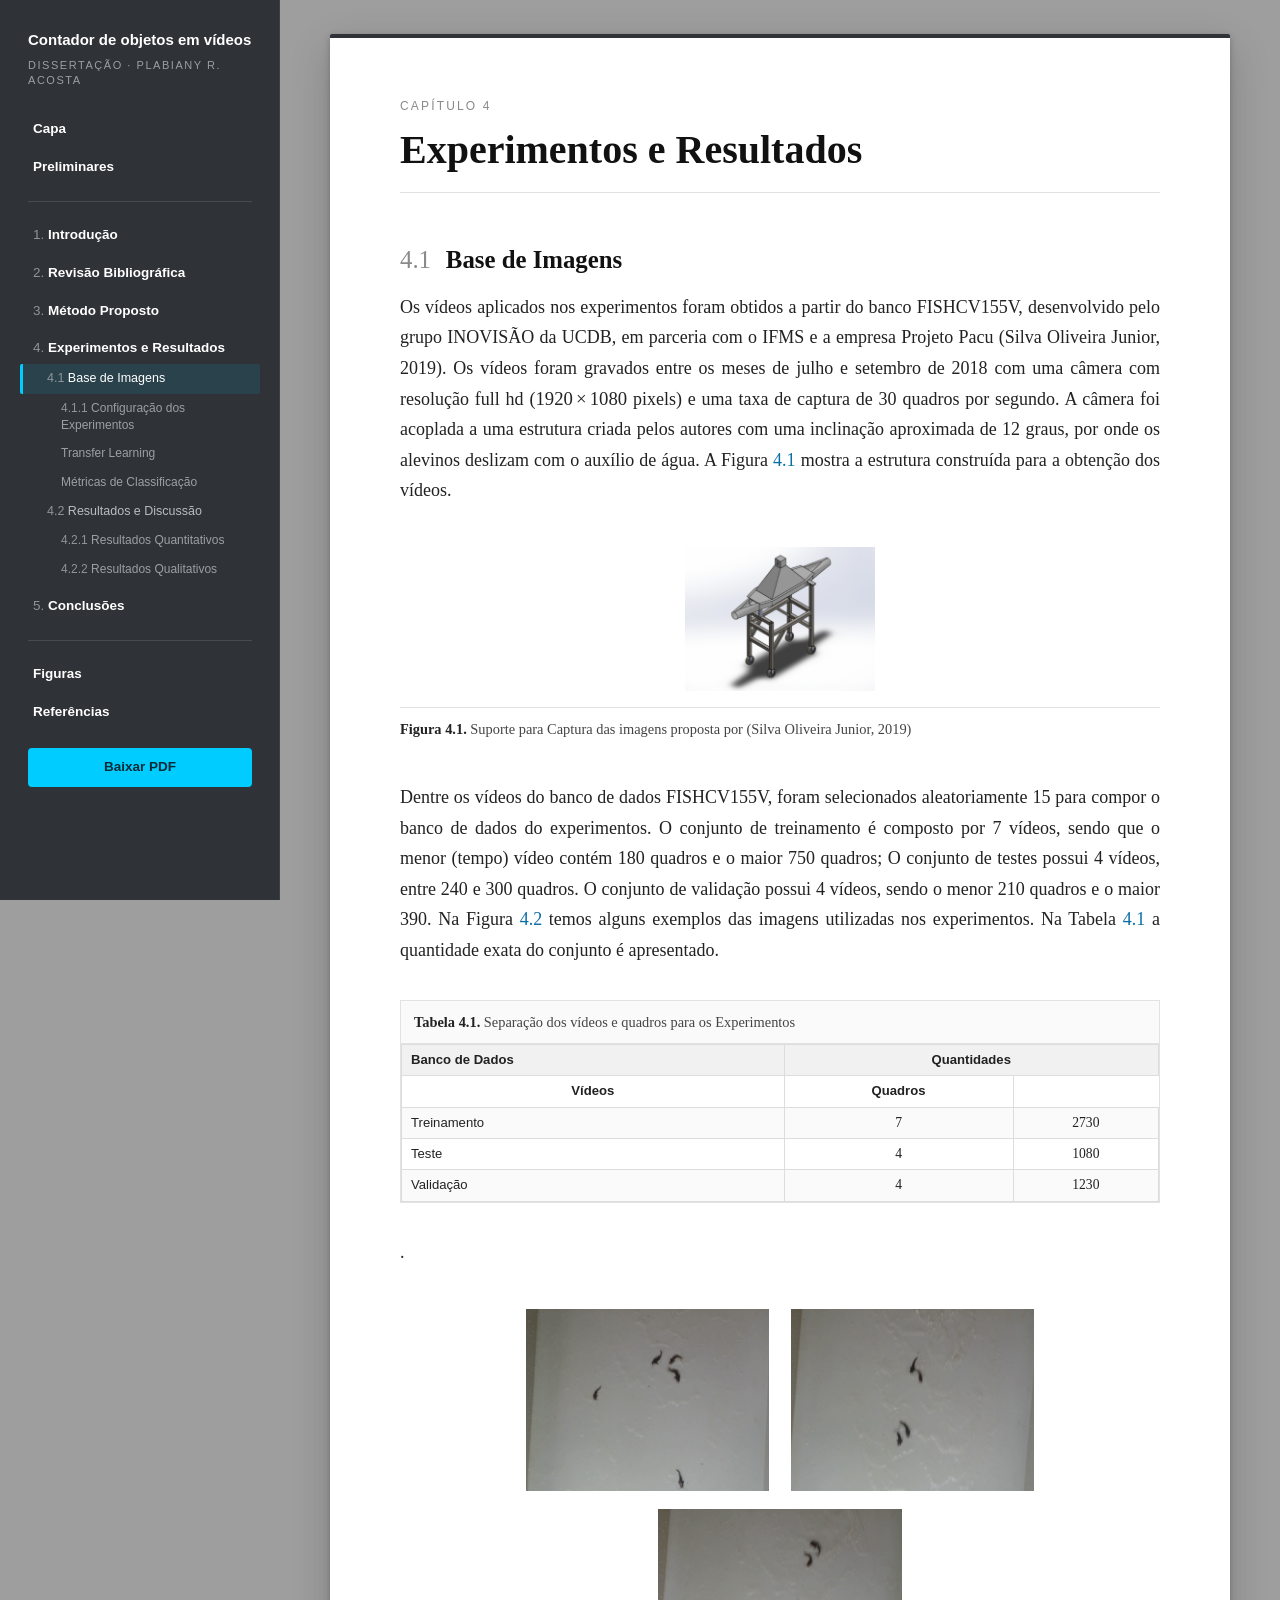
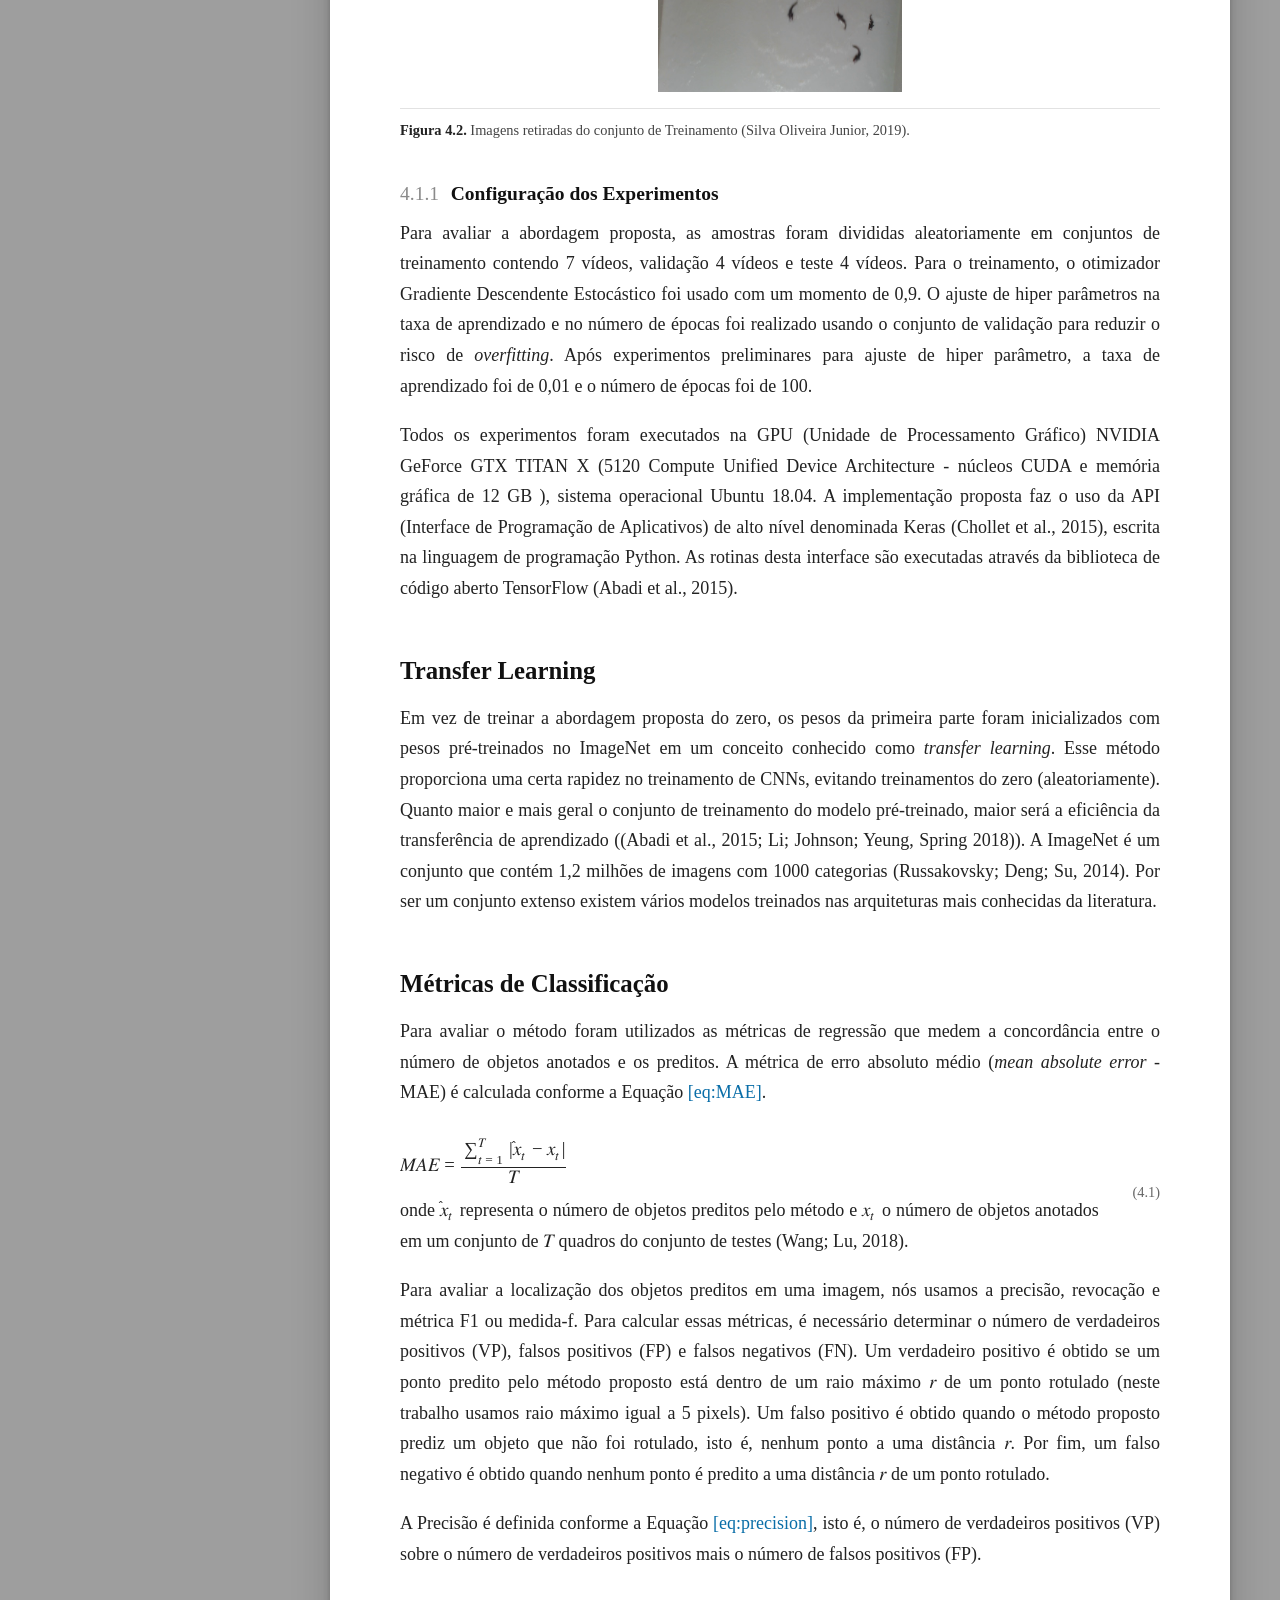
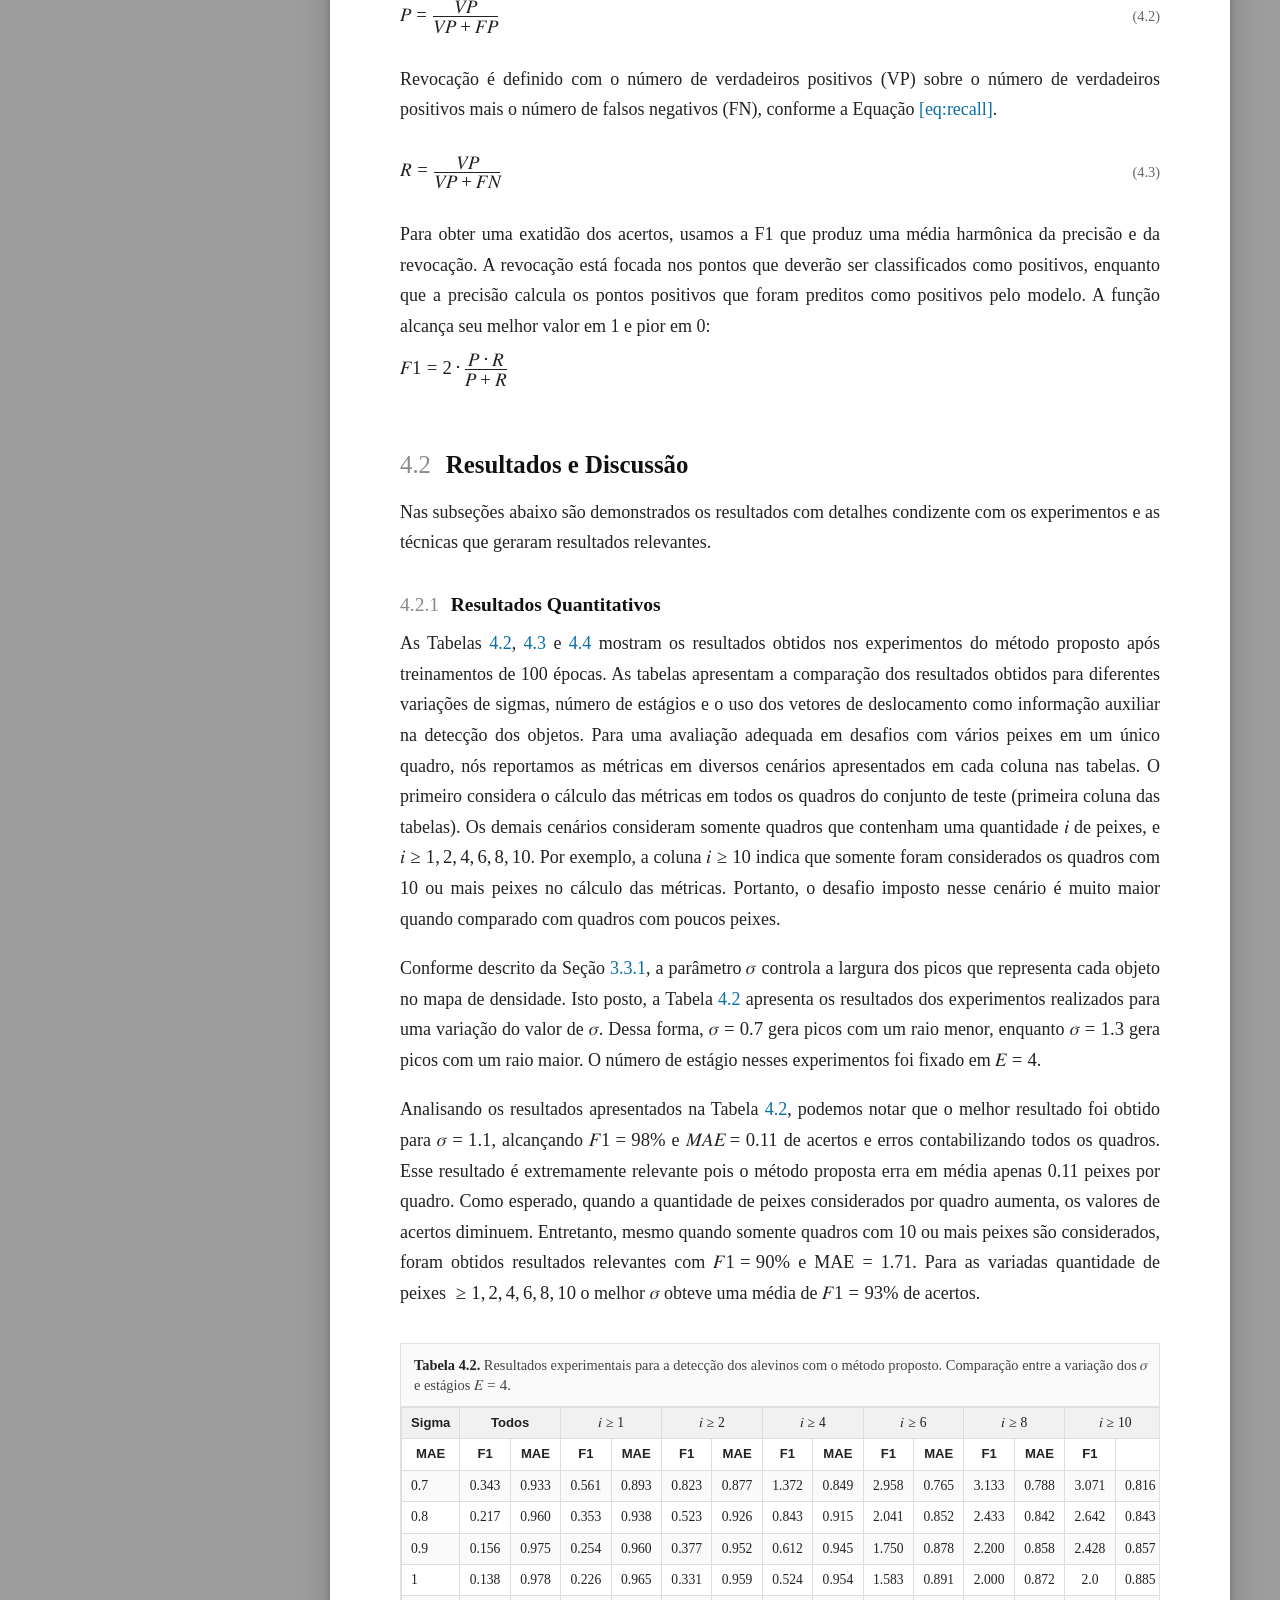
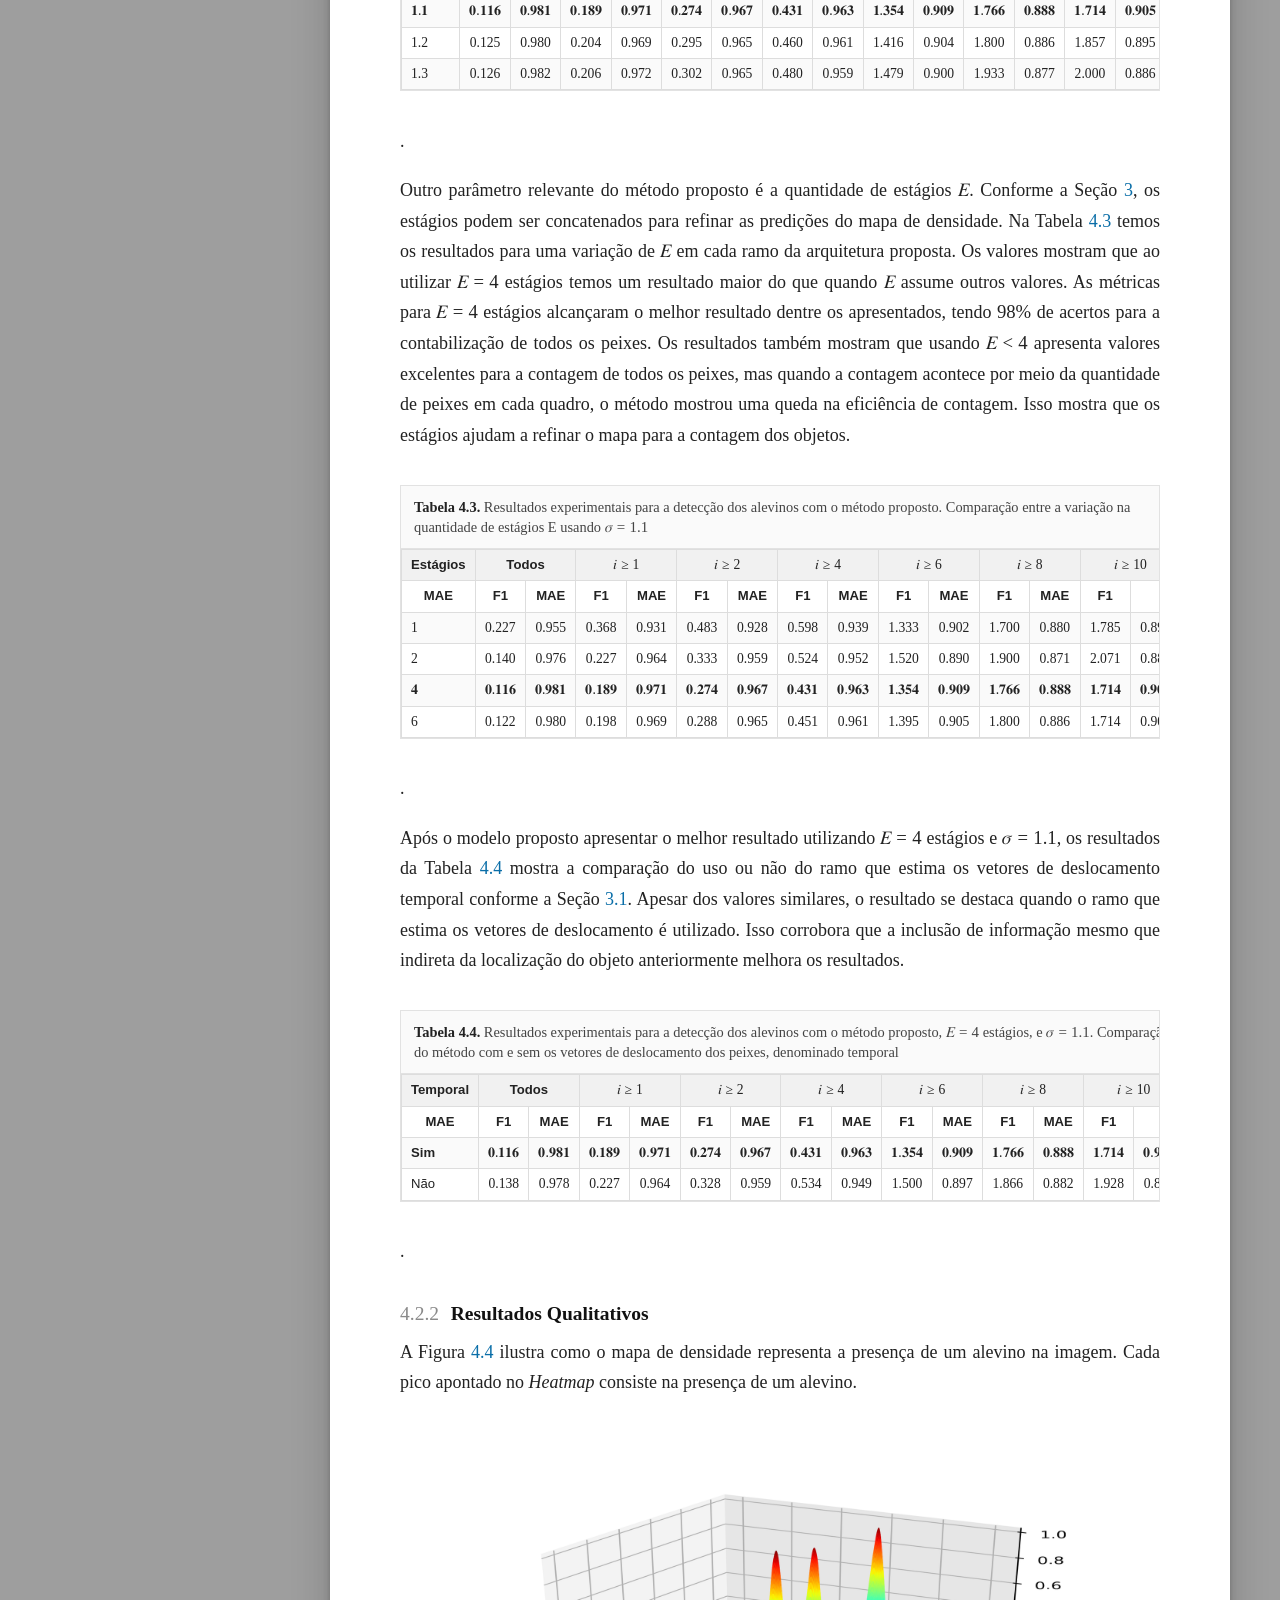
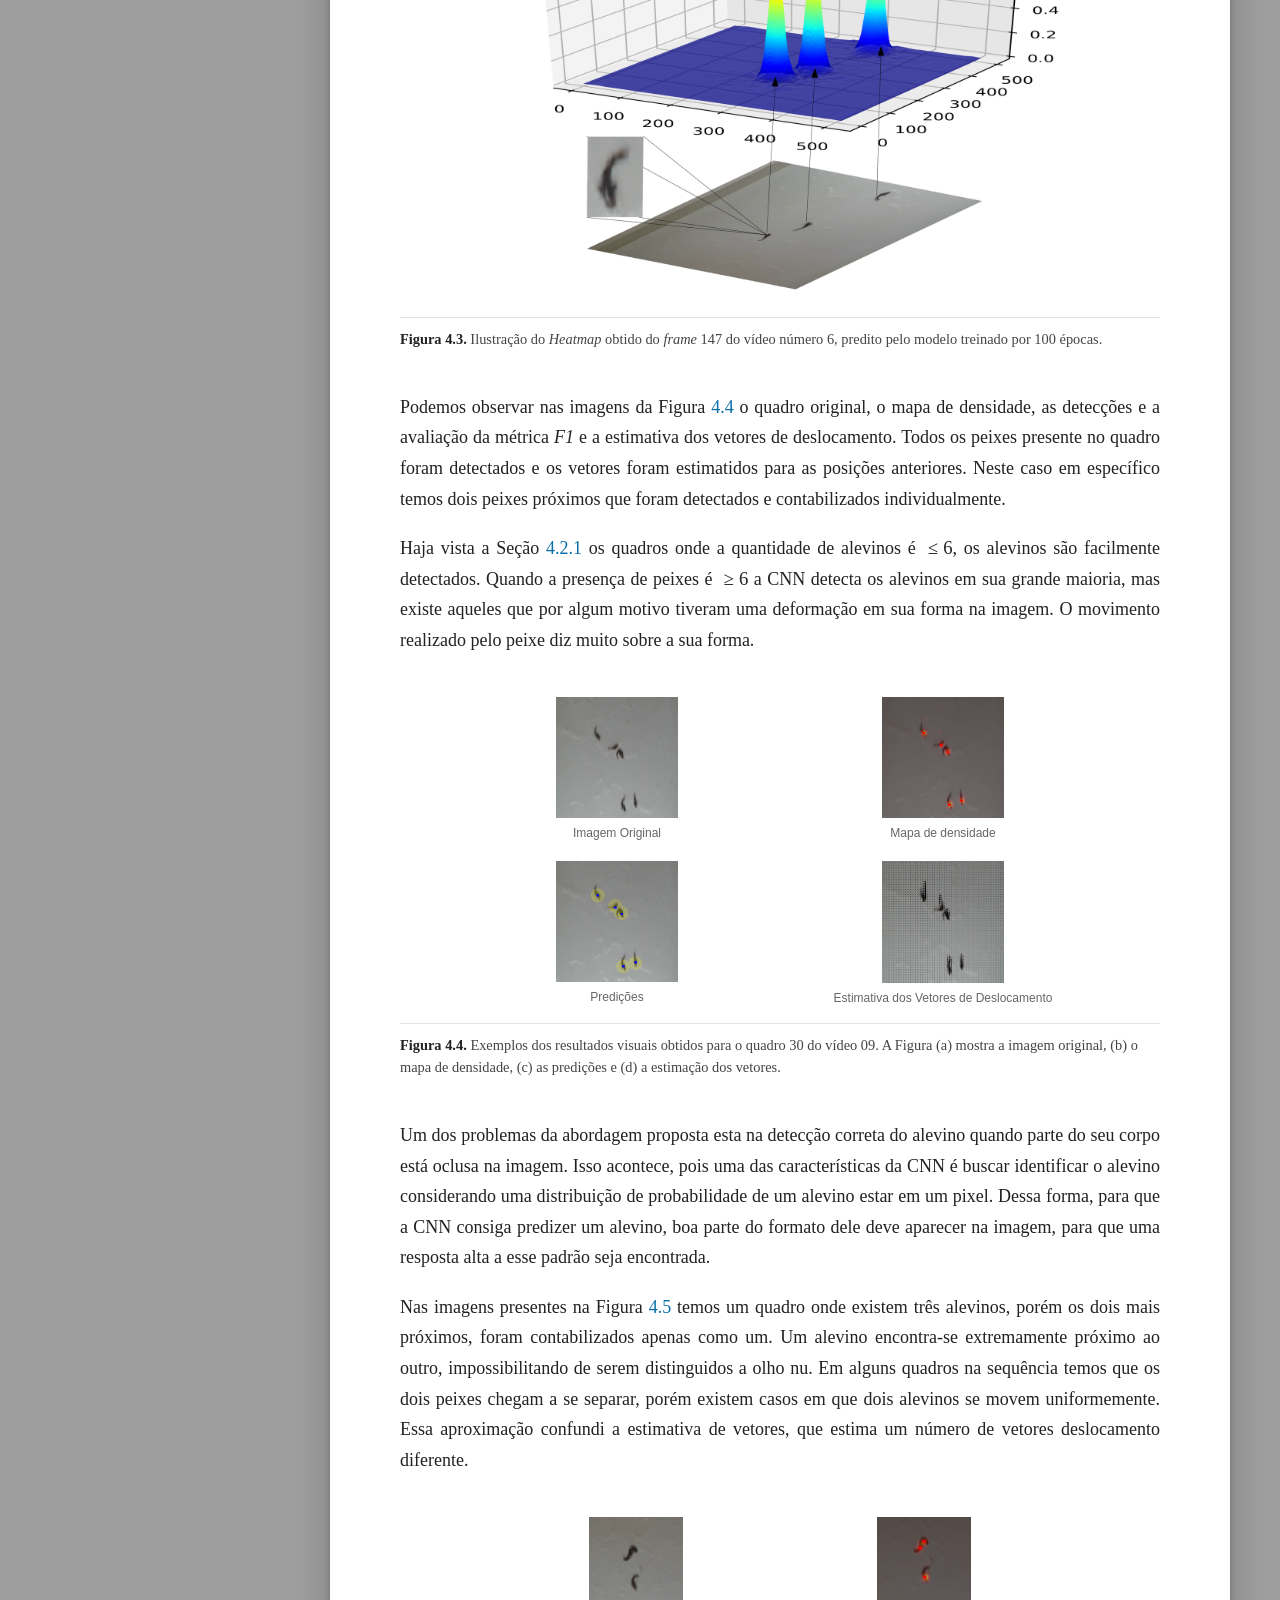
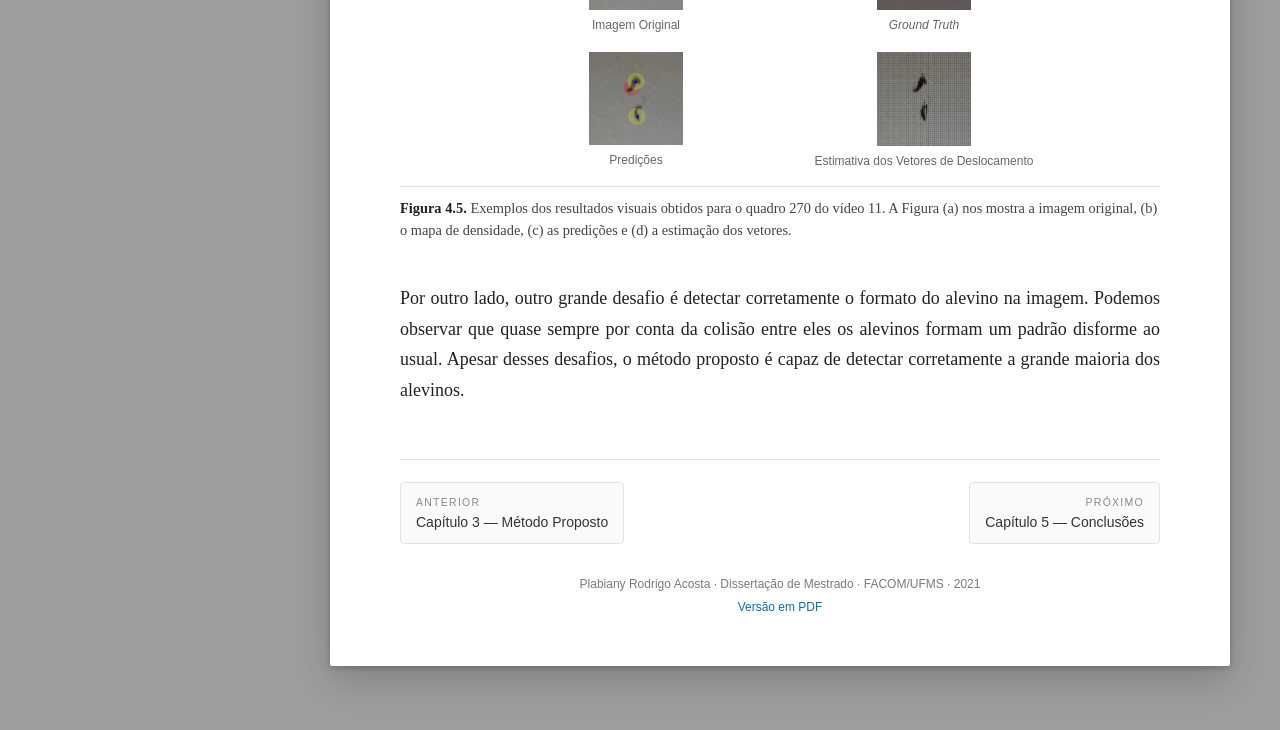
<file: capitulos/04-experimentos-e-resultados.html>
<!doctype html>
<html lang="pt-BR">
<head>
<meta charset="utf-8">
<meta name="viewport" content="width=device-width, initial-scale=1">
<title>Capítulo 4 — Experimentos e Resultados</title>
<meta name="description" content="Dissertação de mestrado de Plabiany Rodrigo Acosta: contador de objetos em vídeos usando redes neurais convolucionais.">
<link rel="stylesheet" href="../assets/css/site.css">
</head>
<body>
<aside class="sidebar" id="sidebar">
  <div class="sidebar-inner">
    <a class="brand" href="../index.html">
      <strong>Contador de objetos em vídeos</strong>
      <span>Dissertação · Plabiany R. Acosta</span>
    </a>
    <nav class="toc" aria-label="Sumário">
      <a class="toc-chapter" href="../index.html">Capa</a>
      <a class="toc-chapter" href="../preliminares.html">Preliminares</a>
      <div class="toc-sep"></div>
      <a class="toc-chapter" href="01-introducao.html"><span class="toc-num">1.</span> Introdução</a>
      <a class="toc-chapter" href="02-revisao-bibliografica.html"><span class="toc-num">2.</span> Revisão Bibliográfica</a>
      <a class="toc-chapter" href="03-metodo-proposto.html"><span class="toc-num">3.</span> Método Proposto</a>
      <a class="toc-chapter active" href="04-experimentos-e-resultados.html"><span class="toc-num">4.</span> Experimentos e Resultados</a>
      <a class="toc-sub" href="04-experimentos-e-resultados.html#chap:basedeimagens"><span class="toc-num">4.1</span> Base de Imagens</a>
      <a class="toc-subsub" href="04-experimentos-e-resultados.html#configuração-dos-experimentos"><span class="toc-num">4.1.1</span> Configuração dos
Experimentos</a>
      <a class="toc-subsub" href="04-experimentos-e-resultados.html#transfer-learning">Transfer Learning</a>
      <a class="toc-subsub" href="04-experimentos-e-resultados.html#métricas-de-classificação">Métricas de Classificação</a>
      <a class="toc-sub" href="04-experimentos-e-resultados.html#sec:resultados"><span class="toc-num">4.2</span> Resultados e Discussão</a>
      <a class="toc-subsub" href="04-experimentos-e-resultados.html#subsec:ResultadosQ"><span class="toc-num">4.2.1</span> Resultados Quantitativos</a>
      <a class="toc-subsub" href="04-experimentos-e-resultados.html#resultados-qualitativos"><span class="toc-num">4.2.2</span> Resultados Qualitativos</a>
      <a class="toc-chapter" href="05-conclusoes.html"><span class="toc-num">5.</span> Conclusões</a>
      <div class="toc-sep"></div>
      <a class="toc-chapter" href="../figuras.html">Figuras</a>
      <a class="toc-chapter" href="referencias.html">Referências</a>
      <a class="pdf-link" href="../assets/dissertacao.pdf">Baixar PDF</a>
    </nav>
  </div>
</aside>
<button class="menu-toggle" type="button" aria-label="Abrir sumário" aria-controls="sidebar">☰</button>
<div class="overlay" aria-hidden="true"></div>
<main class="page">
<article class="sheet">
<header class="chapter-header"><p class="chapter-kicker">Capítulo 4</p><h1 class="chapter-title" id="chap:experimentos">Experimentos e Resultados</h1></header>
<h2 class="section-title" id="chap:basedeimagens"><span class="sec-num">4.1</span> Base de Imagens</h2>
<p>Os vídeos aplicados nos experimentos foram obtidos a partir do banco
FISHCV155V, desenvolvido pelo grupo INOVISÃO da UCDB, em parceria com o
IFMS e a empresa Projeto Pacu <span class="citation" data-cites="Junior2019UFMS">(Silva Oliveira Junior, 2019)</span>. Os
vídeos foram gravados entre os meses de julho e setembro de 2018 com uma
câmera com resolução full hd
(<math display="inline" xmlns="http://www.w3.org/1998/Math/MathML"><semantics><mrow><mn>1920</mn><mo>×</mo><mn>1080</mn></mrow><annotation encoding="application/x-tex">1920\times1080</annotation></semantics></math>
pixels) e uma taxa de captura de 30 quadros por segundo. A câmera foi
acoplada a uma estrutura criada pelos autores com uma inclinação
aproximada de 12 graus, por onde os alevinos deslizam com o auxílio de
água. A Figura <a data-reference="Estrutura" data-reference-type="ref" href="#Estrutura">4.1</a> mostra a estrutura construída para a
obtenção dos vídeos.</p>
<figure class="figura" id="Estrutura"><div class="subfigs"><div class="subfig" style="flex:0 1 50%;max-width:50%"><img class="figimg" loading="lazy" src="../assets/figuras/estruturaCaptura.png" style="width:50.0%"/></div></div><figcaption><span class="fig-num">Figura 4.1.</span> Suporte para Captura das imagens proposta por <span class="citation" data-cites="Junior2019UFMS">(Silva Oliveira Junior,
2019)</span></figcaption></figure>
<p>Dentre os vídeos do banco de dados FISHCV155V, foram selecionados
aleatoriamente 15 para compor o banco de dados do experimentos. O
conjunto de treinamento é composto por 7 vídeos, sendo que o menor
(tempo) vídeo contém 180 quadros e o maior 750 quadros; O conjunto de
testes possui 4 vídeos, entre 240 e 300 quadros. O conjunto de validação
possui 4 vídeos, sendo o menor 210 quadros e o maior 390. Na Figura <a data-reference="Train" data-reference-type="ref" href="#Train">4.2</a>
temos alguns exemplos das imagens utilizadas nos experimentos. Na Tabela
<a data-reference="tab:separation" data-reference-type="ref" href="#tab:separation">4.1</a> a quantidade exata do conjunto é
apresentado.</p>
<div class="table-wrap"><table class="tabela" id="tab:separation">
<caption><span class="tab-num">Tabela 4.1.</span> Separação dos vídeos e quadros para os Experimentos</caption>
<thead>
<tr>
<th rowspan="2" style="text-align: left;"><strong>Banco de Dados</strong></th>
<th colspan="2" style="text-align: center;"><strong>Quantidades</strong></th>
</tr>
</thead>
<tbody>
<tr>

<td style="text-align: center;"><strong>Vídeos</strong></td>
<td style="text-align: center;"><strong>Quadros</strong></td>
</tr>
<tr>
<td style="text-align: left;">Treinamento</td>
<td style="text-align: center;"><math display="inline" xmlns="http://www.w3.org/1998/Math/MathML"><semantics><mn>7</mn><annotation encoding="application/x-tex">7</annotation></semantics></math></td>
<td style="text-align: center;"><math display="inline" xmlns="http://www.w3.org/1998/Math/MathML"><semantics><mn>2730</mn><annotation encoding="application/x-tex">2730</annotation></semantics></math></td>
</tr>
<tr>
<td style="text-align: left;">Teste</td>
<td style="text-align: center;"><math display="inline" xmlns="http://www.w3.org/1998/Math/MathML"><semantics><mn>4</mn><annotation encoding="application/x-tex">4</annotation></semantics></math></td>
<td style="text-align: center;"><math display="inline" xmlns="http://www.w3.org/1998/Math/MathML"><semantics><mn>1080</mn><annotation encoding="application/x-tex">1080</annotation></semantics></math></td>
</tr>
<tr>
<td style="text-align: left;">Validação</td>
<td style="text-align: center;"><math display="inline" xmlns="http://www.w3.org/1998/Math/MathML"><semantics><mn>4</mn><annotation encoding="application/x-tex">4</annotation></semantics></math></td>
<td style="text-align: center;"><math display="inline" xmlns="http://www.w3.org/1998/Math/MathML"><semantics><mn>1230</mn><annotation encoding="application/x-tex">1230</annotation></semantics></math></td>
</tr>
</tbody>
</table></div>
<p>.</p>
<figure class="figura" data-latex-placement="htb" id="Train"><div class="subfigs"><div class="subfig" style="flex:0 1 32%;max-width:32%"><img class="figimg" loading="lazy" src="../assets/figuras/Train/VID15_frame000222.png"/></div><div class="subfig" style="flex:0 1 32%;max-width:32%"><img class="figimg" loading="lazy" src="../assets/figuras/Train/VID18_frame000244.png"/></div><div class="subfig" style="flex:0 1 32%;max-width:32%"><img class="figimg" loading="lazy" src="../assets/figuras/Train/VID19_frame000313.png"/></div></div><figcaption><span class="fig-num">Figura 4.2.</span> Imagens retiradas do conjunto de Treinamento <span class="citation" data-cites="Junior2019UFMS">(Silva Oliveira Junior,
2019)</span>.</figcaption></figure>
<h3 class="section-title" id="configuração-dos-experimentos"><span class="sec-num">4.1.1</span> Configuração dos
Experimentos</h3>
<p>Para avaliar a abordagem proposta, as amostras foram divididas
aleatoriamente em conjuntos de treinamento contendo 7 vídeos, validação
4 vídeos e teste 4 vídeos. Para o treinamento, o otimizador Gradiente
Descendente Estocástico foi usado com um momento de 0,9. O ajuste de
hiper parâmetros na taxa de aprendizado e no número de épocas foi
realizado usando o conjunto de validação para reduzir o risco de
<em>overfitting</em>. Após experimentos preliminares para ajuste de
hiper parâmetro, a taxa de aprendizado foi de 0,01 e o número de épocas
foi de 100.</p>
<p>Todos os experimentos foram executados na GPU (Unidade de
Processamento Gráfico) NVIDIA GeForce GTX TITAN X (5120 Compute Unified
Device Architecture - núcleos CUDA e memória gráfica de 12 GB ), sistema
operacional Ubuntu 18.04. A implementação proposta faz o uso da API
(Interface de Programação de Aplicativos) de alto nível denominada Keras
<span class="citation" data-cites="chollet2015keras">(<span class="nocase">Chollet et al.</span>, 2015)</span>, escrita na linguagem
de programação Python. As rotinas desta interface são executadas através
da biblioteca de código aberto TensorFlow <span class="citation" data-cites="tensorflow2015-whitepaper">(Abadi et al., 2015)</span>.</p>
<h4 class="section-title" id="transfer-learning">Transfer Learning</h4>
<p>Em vez de treinar a abordagem proposta do zero, os pesos da primeira
parte foram inicializados com pesos pré-treinados no ImageNet em um
conceito conhecido como <em>transfer learning</em>. Esse método
proporciona uma certa rapidez no treinamento de CNNs, evitando
treinamentos do zero (aleatoriamente). Quanto maior e mais geral o
conjunto de treinamento do modelo pré-treinado, maior será a eficiência
da transferência de aprendizado (<span class="citation" data-cites="tensorflow2015-whitepaper c231stan">(Abadi et al., 2015; Li;
Johnson; Yeung, Spring 2018)</span>). A ImageNet é um conjunto que
contém 1,2 milhões de imagens com 1000 categorias <span class="citation" data-cites="DBLP:journals/corr/RussakovskyDSKSMHKKBBF14">(Russakovsky;
Deng; Su, 2014)</span>. Por ser um conjunto extenso existem vários
modelos treinados nas arquiteturas mais conhecidas da literatura.</p>
<h4 class="section-title" id="métricas-de-classificação">Métricas de Classificação</h4>
<p>Para avaliar o método foram utilizados as métricas de regressão que
medem a concordância entre o número de objetos anotados e os preditos. A
métrica de erro absoluto médio (<em>mean absolute error</em> - MAE) é
calculada conforme a Equação <a data-reference="eq:MAE" data-reference-type="ref" href="#eq:MAE">[eq:MAE]</a>.</p>
<p class="eq-line"><math display="block" id="eq:MAE" xmlns="http://www.w3.org/1998/Math/MathML"><semantics><mrow><mi>M</mi><mi>A</mi><mi>E</mi><mo>=</mo><mfrac><mrow><munderover><mo>∑</mo><mrow><mi>t</mi><mo>=</mo><mn>1</mn></mrow><mi>T</mi></munderover><mrow><mo form="prefix" stretchy="false">|</mo><msub><mover><mi>x</mi><mo accent="true">̂</mo></mover><mi>t</mi></msub><mo>−</mo><msub><mi>x</mi><mi>t</mi></msub><mo form="prefix" stretchy="false">|</mo></mrow></mrow><mi>T</mi></mfrac></mrow><annotation encoding="application/x-tex">\begin{equation}
\label{eq:MAE}
    MAE = \frac{\sum^{T}_{t=1}{|\hat{x}_t-{x}_t|}}{T}
\end{equation}</annotation></semantics></math> onde
<math display="inline" xmlns="http://www.w3.org/1998/Math/MathML"><semantics><msub><mover><mi>x</mi><mo accent="true">̂</mo></mover><mi>t</mi></msub><annotation encoding="application/x-tex">\hat{x}_t</annotation></semantics></math>
representa o número de objetos preditos pelo método e
<math display="inline" xmlns="http://www.w3.org/1998/Math/MathML"><semantics><msub><mi>x</mi><mi>t</mi></msub><annotation encoding="application/x-tex">{x_t}</annotation></semantics></math>
o número de objetos anotados em um conjunto de
<math display="inline" xmlns="http://www.w3.org/1998/Math/MathML"><semantics><mi>T</mi><annotation encoding="application/x-tex">T</annotation></semantics></math>
quadros do conjunto de testes <span class="citation" data-cites="MAE">(Wang; Lu, 2018)</span>.<span class="eq-num">(4.1)</span></p>
<p>Para avaliar a localização dos objetos preditos em uma imagem, nós
usamos a precisão, revocação e métrica F1 ou medida-f. Para calcular
essas métricas, é necessário determinar o número de verdadeiros
positivos (VP), falsos positivos (FP) e falsos negativos (FN). Um
verdadeiro positivo é obtido se um ponto predito pelo método proposto
está dentro de um raio máximo
<math display="inline" xmlns="http://www.w3.org/1998/Math/MathML"><semantics><mi>r</mi><annotation encoding="application/x-tex">r</annotation></semantics></math>
de um ponto rotulado (neste trabalho usamos raio máximo igual a 5
pixels). Um falso positivo é obtido quando o método proposto prediz um
objeto que não foi rotulado, isto é, nenhum ponto a uma distância
<math display="inline" xmlns="http://www.w3.org/1998/Math/MathML"><semantics><mi>r</mi><annotation encoding="application/x-tex">r</annotation></semantics></math>.
Por fim, um falso negativo é obtido quando nenhum ponto é predito a uma
distância
<math display="inline" xmlns="http://www.w3.org/1998/Math/MathML"><semantics><mi>r</mi><annotation encoding="application/x-tex">r</annotation></semantics></math>
de um ponto rotulado.</p>
<p>A Precisão é definida conforme a Equação <a data-reference="eq:precision" data-reference-type="ref" href="#eq:precision">[eq:precision]</a>, isto é, o número de
verdadeiros positivos (VP) sobre o número de verdadeiros positivos mais
o número de falsos positivos (FP).</p>
<p class="eq-line"><math display="block" id="eq:precision" xmlns="http://www.w3.org/1998/Math/MathML"><semantics><mrow><mi>P</mi><mo>=</mo><mfrac><mrow><mi>V</mi><mi>P</mi></mrow><mrow><mi>V</mi><mi>P</mi><mo>+</mo><mi>F</mi><mi>P</mi></mrow></mfrac></mrow><annotation encoding="application/x-tex">\begin{equation}
\label{eq:precision}
    P = \frac{VP}{VP+FP}
\end{equation}</annotation></semantics></math><span class="eq-num">(4.2)</span></p>
<p>Revocação é definido com o número de verdadeiros positivos (VP) sobre
o número de verdadeiros positivos mais o número de falsos negativos
(FN), conforme a Equação <a data-reference="eq:recall" data-reference-type="ref" href="#eq:recall">[eq:recall]</a>.</p>
<p class="eq-line"><math display="block" id="eq:recall" xmlns="http://www.w3.org/1998/Math/MathML"><semantics><mrow><mi>R</mi><mo>=</mo><mfrac><mrow><mi>V</mi><mi>P</mi></mrow><mrow><mi>V</mi><mi>P</mi><mo>+</mo><mi>F</mi><mi>N</mi></mrow></mfrac></mrow><annotation encoding="application/x-tex">\begin{equation}
    \label{eq:recall}
    R = \frac{VP}{VP+FN}
\end{equation}</annotation></semantics></math><span class="eq-num">(4.3)</span></p>
<p>Para obter uma exatidão dos acertos, usamos a F1 que produz uma média
harmônica da precisão e da revocação. A revocação está focada nos pontos
que deverão ser classificados como positivos, enquanto que a precisão
calcula os pontos positivos que foram preditos como positivos pelo
modelo. A função alcança seu melhor valor em 1 e pior em 0:
<math display="block" xmlns="http://www.w3.org/1998/Math/MathML"><semantics><mrow><mi>F</mi><mn>1</mn><mo>=</mo><mn>2</mn><mo>⋅</mo><mfrac><mrow><mi>P</mi><mo>⋅</mo><mi>R</mi></mrow><mrow><mi>P</mi><mo>+</mo><mi>R</mi></mrow></mfrac></mrow><annotation encoding="application/x-tex">\begin{equation}
    F1 = 2 \cdot \frac{P\cdot R}{P + R}
\end{equation}</annotation></semantics></math></p>
<h2 class="section-title" id="sec:resultados"><span class="sec-num">4.2</span> Resultados e Discussão</h2>
<p>Nas subseções abaixo são demonstrados os resultados com detalhes
condizente com os experimentos e as técnicas que geraram resultados
relevantes.</p>
<h3 class="section-title" id="subsec:ResultadosQ"><span class="sec-num">4.2.1</span> Resultados Quantitativos</h3>
<p>As Tabelas <a data-reference="tab:resultadosGeral" data-reference-type="ref" href="#tab:resultadosGeral">4.2</a>, <a data-reference="tab:resultadosEstagios" data-reference-type="ref" href="#tab:resultadosEstagios">4.3</a> e <a data-reference="tab:resultadosTemporal" data-reference-type="ref" href="#tab:resultadosTemporal">4.4</a> mostram os resultados
obtidos nos experimentos do método proposto após treinamentos de 100
épocas. As tabelas apresentam a comparação dos resultados obtidos para
diferentes variações de sigmas, número de estágios e o uso dos vetores
de deslocamento como informação auxiliar na detecção dos objetos. Para
uma avaliação adequada em desafios com vários peixes em um único quadro,
nós reportamos as métricas em diversos cenários apresentados em cada
coluna nas tabelas. O primeiro considera o cálculo das métricas em todos
os quadros do conjunto de teste (primeira coluna das tabelas). Os demais
cenários consideram somente quadros que contenham uma quantidade
<math display="inline" xmlns="http://www.w3.org/1998/Math/MathML"><semantics><mi>i</mi><annotation encoding="application/x-tex">i</annotation></semantics></math>
de peixes, e
<math display="inline" xmlns="http://www.w3.org/1998/Math/MathML"><semantics><mrow><mi>i</mi><mo>≥</mo><mrow><mn>1</mn><mo>,</mo><mn>2</mn><mo>,</mo><mn>4</mn><mo>,</mo><mn>6</mn><mo>,</mo><mn>8</mn><mo>,</mo><mn>10</mn></mrow></mrow><annotation encoding="application/x-tex">i \geq {1,2,4,6,8,10}</annotation></semantics></math>.
Por exemplo, a coluna
<math display="inline" xmlns="http://www.w3.org/1998/Math/MathML"><semantics><mrow><mi>i</mi><mo>≥</mo><mn>10</mn></mrow><annotation encoding="application/x-tex">i \geq 10</annotation></semantics></math>
indica que somente foram considerados os quadros com 10 ou mais peixes
no cálculo das métricas. Portanto, o desafio imposto nesse cenário é
muito maior quando comparado com quadros com poucos peixes.</p>
<p>Conforme descrito da Seção <a data-reference="sec:geracao_mapa" data-reference-type="ref" href="03-metodo-proposto.html#sec:geracao_mapa">3.3.1</a>, a
parâmetro
<math display="inline" xmlns="http://www.w3.org/1998/Math/MathML"><semantics><mi>σ</mi><annotation encoding="application/x-tex">\sigma</annotation></semantics></math>
controla a largura dos picos que representa cada objeto no mapa de
densidade. Isto posto, a Tabela <a data-reference="tab:resultadosGeral" data-reference-type="ref" href="#tab:resultadosGeral">4.2</a>
apresenta os resultados dos experimentos realizados para uma variação do
valor de
<math display="inline" xmlns="http://www.w3.org/1998/Math/MathML"><semantics><mi>σ</mi><annotation encoding="application/x-tex">\sigma</annotation></semantics></math>.
Dessa forma,
<math display="inline" xmlns="http://www.w3.org/1998/Math/MathML"><semantics><mrow><mi>σ</mi><mo>=</mo><mn>0.7</mn></mrow><annotation encoding="application/x-tex">\sigma = 0.7</annotation></semantics></math>
gera picos com um raio menor, enquanto
<math display="inline" xmlns="http://www.w3.org/1998/Math/MathML"><semantics><mrow><mi>σ</mi><mo>=</mo><mn>1.3</mn></mrow><annotation encoding="application/x-tex">\sigma = 1.3</annotation></semantics></math>
gera picos com um raio maior. O número de estágio nesses experimentos
foi fixado em
<math display="inline" xmlns="http://www.w3.org/1998/Math/MathML"><semantics><mrow><mi>E</mi><mo>=</mo><mn>4</mn></mrow><annotation encoding="application/x-tex">E = 4</annotation></semantics></math>.</p>
<p>Analisando os resultados apresentados na Tabela <a data-reference="tab:resultadosGeral" data-reference-type="ref" href="#tab:resultadosGeral">4.2</a>, podemos notar que o melhor
resultado foi obtido para
<math display="inline" xmlns="http://www.w3.org/1998/Math/MathML"><semantics><mrow><mi>σ</mi><mo>=</mo><mn>1.1</mn></mrow><annotation encoding="application/x-tex">\sigma = 1.1</annotation></semantics></math>,
alcançando
<math display="inline" xmlns="http://www.w3.org/1998/Math/MathML"><semantics><mrow><mi>F</mi><mn>1</mn><mo>=</mo><mn>98</mn><mi>%</mi></mrow><annotation encoding="application/x-tex">F1 = 98\%</annotation></semantics></math>
e
<math display="inline" xmlns="http://www.w3.org/1998/Math/MathML"><semantics><mrow><mi>M</mi><mi>A</mi><mi>E</mi><mo>=</mo><mn>0.11</mn></mrow><annotation encoding="application/x-tex">MAE = 0.11</annotation></semantics></math>
de acertos e erros contabilizando todos os quadros. Esse resultado é
extremamente relevante pois o método proposta erra em média apenas 0.11
peixes por quadro. Como esperado, quando a quantidade de peixes
considerados por quadro aumenta, os valores de acertos diminuem.
Entretanto, mesmo quando somente quadros com 10 ou mais peixes são
considerados, foram obtidos resultados relevantes com
<math display="inline" xmlns="http://www.w3.org/1998/Math/MathML"><semantics><mrow><mi>F</mi><mn>1</mn><mo>=</mo><mn>90</mn><mi>%</mi></mrow><annotation encoding="application/x-tex">F1 = 90\%</annotation></semantics></math>
e MAE = 1.71. Para as variadas quantidade de peixes
<math display="inline" xmlns="http://www.w3.org/1998/Math/MathML"><semantics><mrow><mo>≥</mo><mn>1</mn><mo>,</mo><mn>2</mn><mo>,</mo><mn>4</mn><mo>,</mo><mn>6</mn><mo>,</mo><mn>8</mn><mo>,</mo><mn>10</mn></mrow><annotation encoding="application/x-tex">\geq 1,2,4,6,8,10</annotation></semantics></math>
o melhor
<math display="inline" xmlns="http://www.w3.org/1998/Math/MathML"><semantics><mi>σ</mi><annotation encoding="application/x-tex">\sigma</annotation></semantics></math>
obteve uma média de
<math display="inline" xmlns="http://www.w3.org/1998/Math/MathML"><semantics><mrow><mi>F</mi><mn>1</mn><mo>=</mo><mn>93</mn><mi>%</mi></mrow><annotation encoding="application/x-tex">F1 =  93\%</annotation></semantics></math>
de acertos.</p>
<div class="table-wrap"><table class="tabela" id="tab:resultadosGeral">
<caption><span class="tab-num">Tabela 4.2.</span> Resultados experimentais para a detecção dos alevinos com o
método proposto. Comparação entre a variação dos
<math display="inline" xmlns="http://www.w3.org/1998/Math/MathML"><semantics><mi>σ</mi><annotation encoding="application/x-tex">\sigma</annotation></semantics></math>
e estágios
<math display="inline" xmlns="http://www.w3.org/1998/Math/MathML"><semantics><mrow><mi>E</mi><mo>=</mo><mn>4</mn></mrow><annotation encoding="application/x-tex">E = 4</annotation></semantics></math>.</caption>
<thead>
<tr>
<th rowspan="2" style="text-align: left;"><strong>Sigma</strong></th>
<th colspan="2" style="text-align: center;"><strong>Todos</strong></th>
<th colspan="2" style="text-align: center;"><math display="inline" xmlns="http://www.w3.org/1998/Math/MathML"><semantics><mrow><mi>i</mi><mo>≥</mo><mn>1</mn></mrow><annotation encoding="application/x-tex">i \geq 1</annotation></semantics></math></th>
<th colspan="2" style="text-align: center;"><math display="inline" xmlns="http://www.w3.org/1998/Math/MathML"><semantics><mrow><mi>i</mi><mo>≥</mo><mn>2</mn></mrow><annotation encoding="application/x-tex">i \geq 2</annotation></semantics></math></th>
<th colspan="2" style="text-align: center;"><math display="inline" xmlns="http://www.w3.org/1998/Math/MathML"><semantics><mrow><mi>i</mi><mo>≥</mo><mn>4</mn></mrow><annotation encoding="application/x-tex">i \geq 4</annotation></semantics></math></th>
<th colspan="2" style="text-align: center;"><math display="inline" xmlns="http://www.w3.org/1998/Math/MathML"><semantics><mrow><mi>i</mi><mo>≥</mo><mn>6</mn></mrow><annotation encoding="application/x-tex">i \geq 6</annotation></semantics></math></th>
<th colspan="2" style="text-align: center;"><math display="inline" xmlns="http://www.w3.org/1998/Math/MathML"><semantics><mrow><mi>i</mi><mo>≥</mo><mn>8</mn></mrow><annotation encoding="application/x-tex">i \geq 8</annotation></semantics></math></th>
<th colspan="2" style="text-align: center;"><math display="inline" xmlns="http://www.w3.org/1998/Math/MathML"><semantics><mrow><mi>i</mi><mo>≥</mo><mn>10</mn></mrow><annotation encoding="application/x-tex">i \geq 10</annotation></semantics></math></th>
</tr>
</thead>
<tbody>
<tr>

<td style="text-align: center;"><strong>MAE</strong></td>
<td style="text-align: center;"><strong>F1</strong></td>
<td style="text-align: center;"><strong>MAE</strong></td>
<td style="text-align: center;"><strong>F1</strong></td>
<td style="text-align: center;"><strong>MAE</strong></td>
<td style="text-align: center;"><strong>F1</strong></td>
<td style="text-align: center;"><strong>MAE</strong></td>
<td style="text-align: center;"><strong>F1</strong></td>
<td style="text-align: center;"><strong>MAE</strong></td>
<td style="text-align: center;"><strong>F1</strong></td>
<td style="text-align: center;"><strong>MAE</strong></td>
<td style="text-align: center;"><strong>F1</strong></td>
<td style="text-align: center;"><strong>MAE</strong></td>
<td style="text-align: center;"><strong>F1</strong></td>
</tr>
<tr>
<td style="text-align: left;"><span><math display="inline" xmlns="http://www.w3.org/1998/Math/MathML"><semantics><mn>0.7</mn><annotation encoding="application/x-tex">0.7</annotation></semantics></math></span></td>
<td style="text-align: center;"><math display="inline" xmlns="http://www.w3.org/1998/Math/MathML"><semantics><mn>0.343</mn><annotation encoding="application/x-tex">0.343</annotation></semantics></math></td>
<td style="text-align: center;"><math display="inline" xmlns="http://www.w3.org/1998/Math/MathML"><semantics><mn>0.933</mn><annotation encoding="application/x-tex">0.933</annotation></semantics></math></td>
<td style="text-align: center;"><math display="inline" xmlns="http://www.w3.org/1998/Math/MathML"><semantics><mn>0.561</mn><annotation encoding="application/x-tex">0.561</annotation></semantics></math></td>
<td style="text-align: center;"><math display="inline" xmlns="http://www.w3.org/1998/Math/MathML"><semantics><mn>0.893</mn><annotation encoding="application/x-tex">0.893</annotation></semantics></math></td>
<td style="text-align: center;"><math display="inline" xmlns="http://www.w3.org/1998/Math/MathML"><semantics><mn>0.823</mn><annotation encoding="application/x-tex">0.823</annotation></semantics></math></td>
<td style="text-align: center;"><math display="inline" xmlns="http://www.w3.org/1998/Math/MathML"><semantics><mn>0.877</mn><annotation encoding="application/x-tex">0.877</annotation></semantics></math></td>
<td style="text-align: center;"><math display="inline" xmlns="http://www.w3.org/1998/Math/MathML"><semantics><mn>1.372</mn><annotation encoding="application/x-tex">1.372</annotation></semantics></math></td>
<td style="text-align: center;"><math display="inline" xmlns="http://www.w3.org/1998/Math/MathML"><semantics><mn>0.849</mn><annotation encoding="application/x-tex">0.849</annotation></semantics></math></td>
<td style="text-align: center;"><math display="inline" xmlns="http://www.w3.org/1998/Math/MathML"><semantics><mn>2.958</mn><annotation encoding="application/x-tex">2.958</annotation></semantics></math></td>
<td style="text-align: center;"><math display="inline" xmlns="http://www.w3.org/1998/Math/MathML"><semantics><mn>0.765</mn><annotation encoding="application/x-tex">0.765</annotation></semantics></math></td>
<td style="text-align: center;"><math display="inline" xmlns="http://www.w3.org/1998/Math/MathML"><semantics><mn>3.133</mn><annotation encoding="application/x-tex">3.133</annotation></semantics></math></td>
<td style="text-align: center;"><math display="inline" xmlns="http://www.w3.org/1998/Math/MathML"><semantics><mn>0.788</mn><annotation encoding="application/x-tex">0.788</annotation></semantics></math></td>
<td style="text-align: center;"><math display="inline" xmlns="http://www.w3.org/1998/Math/MathML"><semantics><mn>3.071</mn><annotation encoding="application/x-tex">3.071</annotation></semantics></math></td>
<td style="text-align: center;"><math display="inline" xmlns="http://www.w3.org/1998/Math/MathML"><semantics><mn>0.816</mn><annotation encoding="application/x-tex">0.816</annotation></semantics></math></td>
</tr>
<tr>
<td style="text-align: left;"><span><math display="inline" xmlns="http://www.w3.org/1998/Math/MathML"><semantics><mn>0.8</mn><annotation encoding="application/x-tex">0.8</annotation></semantics></math></span></td>
<td style="text-align: center;"><math display="inline" xmlns="http://www.w3.org/1998/Math/MathML"><semantics><mn>0.217</mn><annotation encoding="application/x-tex">0.217</annotation></semantics></math></td>
<td style="text-align: center;"><math display="inline" xmlns="http://www.w3.org/1998/Math/MathML"><semantics><mn>0.960</mn><annotation encoding="application/x-tex">0.960</annotation></semantics></math></td>
<td style="text-align: center;"><math display="inline" xmlns="http://www.w3.org/1998/Math/MathML"><semantics><mn>0.353</mn><annotation encoding="application/x-tex">0.353</annotation></semantics></math></td>
<td style="text-align: center;"><math display="inline" xmlns="http://www.w3.org/1998/Math/MathML"><semantics><mn>0.938</mn><annotation encoding="application/x-tex">0.938</annotation></semantics></math></td>
<td style="text-align: center;"><math display="inline" xmlns="http://www.w3.org/1998/Math/MathML"><semantics><mn>0.523</mn><annotation encoding="application/x-tex">0.523</annotation></semantics></math></td>
<td style="text-align: center;"><math display="inline" xmlns="http://www.w3.org/1998/Math/MathML"><semantics><mn>0.926</mn><annotation encoding="application/x-tex">0.926</annotation></semantics></math></td>
<td style="text-align: center;"><math display="inline" xmlns="http://www.w3.org/1998/Math/MathML"><semantics><mn>0.843</mn><annotation encoding="application/x-tex">0.843</annotation></semantics></math></td>
<td style="text-align: center;"><math display="inline" xmlns="http://www.w3.org/1998/Math/MathML"><semantics><mn>0.915</mn><annotation encoding="application/x-tex">0.915</annotation></semantics></math></td>
<td style="text-align: center;"><math display="inline" xmlns="http://www.w3.org/1998/Math/MathML"><semantics><mn>2.041</mn><annotation encoding="application/x-tex">2.041</annotation></semantics></math></td>
<td style="text-align: center;"><math display="inline" xmlns="http://www.w3.org/1998/Math/MathML"><semantics><mn>0.852</mn><annotation encoding="application/x-tex">0.852</annotation></semantics></math></td>
<td style="text-align: center;"><math display="inline" xmlns="http://www.w3.org/1998/Math/MathML"><semantics><mn>2.433</mn><annotation encoding="application/x-tex">2.433</annotation></semantics></math></td>
<td style="text-align: center;"><math display="inline" xmlns="http://www.w3.org/1998/Math/MathML"><semantics><mn>0.842</mn><annotation encoding="application/x-tex">0.842</annotation></semantics></math></td>
<td style="text-align: center;"><math display="inline" xmlns="http://www.w3.org/1998/Math/MathML"><semantics><mn>2.642</mn><annotation encoding="application/x-tex">2.642</annotation></semantics></math></td>
<td style="text-align: center;"><math display="inline" xmlns="http://www.w3.org/1998/Math/MathML"><semantics><mn>0.843</mn><annotation encoding="application/x-tex">0.843</annotation></semantics></math></td>
</tr>
<tr>
<td style="text-align: left;"><span><math display="inline" xmlns="http://www.w3.org/1998/Math/MathML"><semantics><mn>0.9</mn><annotation encoding="application/x-tex">0.9</annotation></semantics></math></span></td>
<td style="text-align: center;"><math display="inline" xmlns="http://www.w3.org/1998/Math/MathML"><semantics><mn>0.156</mn><annotation encoding="application/x-tex">0.156</annotation></semantics></math></td>
<td style="text-align: center;"><math display="inline" xmlns="http://www.w3.org/1998/Math/MathML"><semantics><mn>0.975</mn><annotation encoding="application/x-tex">0.975</annotation></semantics></math></td>
<td style="text-align: center;"><math display="inline" xmlns="http://www.w3.org/1998/Math/MathML"><semantics><mn>0.254</mn><annotation encoding="application/x-tex">0.254</annotation></semantics></math></td>
<td style="text-align: center;"><math display="inline" xmlns="http://www.w3.org/1998/Math/MathML"><semantics><mn>0.960</mn><annotation encoding="application/x-tex">0.960</annotation></semantics></math></td>
<td style="text-align: center;"><math display="inline" xmlns="http://www.w3.org/1998/Math/MathML"><semantics><mn>0.377</mn><annotation encoding="application/x-tex">0.377</annotation></semantics></math></td>
<td style="text-align: center;"><math display="inline" xmlns="http://www.w3.org/1998/Math/MathML"><semantics><mn>0.952</mn><annotation encoding="application/x-tex">0.952</annotation></semantics></math></td>
<td style="text-align: center;"><math display="inline" xmlns="http://www.w3.org/1998/Math/MathML"><semantics><mn>0.612</mn><annotation encoding="application/x-tex">0.612</annotation></semantics></math></td>
<td style="text-align: center;"><math display="inline" xmlns="http://www.w3.org/1998/Math/MathML"><semantics><mn>0.945</mn><annotation encoding="application/x-tex">0.945</annotation></semantics></math></td>
<td style="text-align: center;"><math display="inline" xmlns="http://www.w3.org/1998/Math/MathML"><semantics><mn>1.750</mn><annotation encoding="application/x-tex">1.750</annotation></semantics></math></td>
<td style="text-align: center;"><math display="inline" xmlns="http://www.w3.org/1998/Math/MathML"><semantics><mn>0.878</mn><annotation encoding="application/x-tex">0.878</annotation></semantics></math></td>
<td style="text-align: center;"><math display="inline" xmlns="http://www.w3.org/1998/Math/MathML"><semantics><mn>2.200</mn><annotation encoding="application/x-tex">2.200</annotation></semantics></math></td>
<td style="text-align: center;"><math display="inline" xmlns="http://www.w3.org/1998/Math/MathML"><semantics><mn>0.858</mn><annotation encoding="application/x-tex">0.858</annotation></semantics></math></td>
<td style="text-align: center;"><math display="inline" xmlns="http://www.w3.org/1998/Math/MathML"><semantics><mn>2.428</mn><annotation encoding="application/x-tex">2.428</annotation></semantics></math></td>
<td style="text-align: center;"><math display="inline" xmlns="http://www.w3.org/1998/Math/MathML"><semantics><mn>0.857</mn><annotation encoding="application/x-tex">0.857</annotation></semantics></math></td>
</tr>
<tr>
<td style="text-align: left;"><span><math display="inline" xmlns="http://www.w3.org/1998/Math/MathML"><semantics><mn>1</mn><annotation encoding="application/x-tex">1</annotation></semantics></math></span></td>
<td style="text-align: center;"><math display="inline" xmlns="http://www.w3.org/1998/Math/MathML"><semantics><mn>0.138</mn><annotation encoding="application/x-tex">0.138</annotation></semantics></math></td>
<td style="text-align: center;"><math display="inline" xmlns="http://www.w3.org/1998/Math/MathML"><semantics><mn>0.978</mn><annotation encoding="application/x-tex">0.978</annotation></semantics></math></td>
<td style="text-align: center;"><math display="inline" xmlns="http://www.w3.org/1998/Math/MathML"><semantics><mn>0.226</mn><annotation encoding="application/x-tex">0.226</annotation></semantics></math></td>
<td style="text-align: center;"><math display="inline" xmlns="http://www.w3.org/1998/Math/MathML"><semantics><mn>0.965</mn><annotation encoding="application/x-tex">0.965</annotation></semantics></math></td>
<td style="text-align: center;"><math display="inline" xmlns="http://www.w3.org/1998/Math/MathML"><semantics><mn>0.331</mn><annotation encoding="application/x-tex">0.331</annotation></semantics></math></td>
<td style="text-align: center;"><math display="inline" xmlns="http://www.w3.org/1998/Math/MathML"><semantics><mn>0.959</mn><annotation encoding="application/x-tex">0.959</annotation></semantics></math></td>
<td style="text-align: center;"><math display="inline" xmlns="http://www.w3.org/1998/Math/MathML"><semantics><mn>0.524</mn><annotation encoding="application/x-tex">0.524</annotation></semantics></math></td>
<td style="text-align: center;"><math display="inline" xmlns="http://www.w3.org/1998/Math/MathML"><semantics><mn>0.954</mn><annotation encoding="application/x-tex">0.954</annotation></semantics></math></td>
<td style="text-align: center;"><math display="inline" xmlns="http://www.w3.org/1998/Math/MathML"><semantics><mn>1.583</mn><annotation encoding="application/x-tex">1.583</annotation></semantics></math></td>
<td style="text-align: center;"><math display="inline" xmlns="http://www.w3.org/1998/Math/MathML"><semantics><mn>0.891</mn><annotation encoding="application/x-tex">0.891</annotation></semantics></math></td>
<td style="text-align: center;"><math display="inline" xmlns="http://www.w3.org/1998/Math/MathML"><semantics><mn>2.000</mn><annotation encoding="application/x-tex">2.000</annotation></semantics></math></td>
<td style="text-align: center;"><math display="inline" xmlns="http://www.w3.org/1998/Math/MathML"><semantics><mn>0.872</mn><annotation encoding="application/x-tex">0.872</annotation></semantics></math></td>
<td style="text-align: center;"><math display="inline" xmlns="http://www.w3.org/1998/Math/MathML"><semantics><mn>2.0</mn><annotation encoding="application/x-tex">2.0</annotation></semantics></math></td>
<td style="text-align: center;"><math display="inline" xmlns="http://www.w3.org/1998/Math/MathML"><semantics><mn>0.885</mn><annotation encoding="application/x-tex">0.885</annotation></semantics></math></td>
</tr>
<tr>
<td style="text-align: left;"><span><math display="inline" xmlns="http://www.w3.org/1998/Math/MathML"><semantics><mtext mathvariant="bold">𝟏.𝟏</mtext><annotation encoding="application/x-tex">\textbf{1.1}</annotation></semantics></math></span></td>
<td style="text-align: center;"><math display="inline" xmlns="http://www.w3.org/1998/Math/MathML"><semantics><mtext mathvariant="bold">𝟎.𝟏𝟏𝟔</mtext><annotation encoding="application/x-tex">\textbf{0.116}</annotation></semantics></math></td>
<td style="text-align: center;"><math display="inline" xmlns="http://www.w3.org/1998/Math/MathML"><semantics><mtext mathvariant="bold">𝟎.𝟗𝟖𝟏</mtext><annotation encoding="application/x-tex">\textbf{0.981}</annotation></semantics></math></td>
<td style="text-align: center;"><math display="inline" xmlns="http://www.w3.org/1998/Math/MathML"><semantics><mtext mathvariant="bold">𝟎.𝟏𝟖𝟗</mtext><annotation encoding="application/x-tex">\textbf{0.189}</annotation></semantics></math></td>
<td style="text-align: center;"><math display="inline" xmlns="http://www.w3.org/1998/Math/MathML"><semantics><mtext mathvariant="bold">𝟎.𝟗𝟕𝟏</mtext><annotation encoding="application/x-tex">\textbf{0.971}</annotation></semantics></math></td>
<td style="text-align: center;"><math display="inline" xmlns="http://www.w3.org/1998/Math/MathML"><semantics><mtext mathvariant="bold">𝟎.𝟐𝟕𝟒</mtext><annotation encoding="application/x-tex">\textbf{0.274}</annotation></semantics></math></td>
<td style="text-align: center;"><math display="inline" xmlns="http://www.w3.org/1998/Math/MathML"><semantics><mtext mathvariant="bold">𝟎.𝟗𝟔𝟕</mtext><annotation encoding="application/x-tex">\textbf{0.967}</annotation></semantics></math></td>
<td style="text-align: center;"><math display="inline" xmlns="http://www.w3.org/1998/Math/MathML"><semantics><mtext mathvariant="bold">𝟎.𝟒𝟑𝟏</mtext><annotation encoding="application/x-tex">\textbf{0.431}</annotation></semantics></math></td>
<td style="text-align: center;"><math display="inline" xmlns="http://www.w3.org/1998/Math/MathML"><semantics><mtext mathvariant="bold">𝟎.𝟗𝟔𝟑</mtext><annotation encoding="application/x-tex">\textbf{0.963}</annotation></semantics></math></td>
<td style="text-align: center;"><math display="inline" xmlns="http://www.w3.org/1998/Math/MathML"><semantics><mtext mathvariant="bold">𝟏.𝟑𝟓𝟒</mtext><annotation encoding="application/x-tex">\textbf{1.354}</annotation></semantics></math></td>
<td style="text-align: center;"><math display="inline" xmlns="http://www.w3.org/1998/Math/MathML"><semantics><mtext mathvariant="bold">𝟎.𝟗𝟎𝟗</mtext><annotation encoding="application/x-tex">\textbf{0.909}</annotation></semantics></math></td>
<td style="text-align: center;"><math display="inline" xmlns="http://www.w3.org/1998/Math/MathML"><semantics><mtext mathvariant="bold">𝟏.𝟕𝟔𝟔</mtext><annotation encoding="application/x-tex">\textbf{1.766}</annotation></semantics></math></td>
<td style="text-align: center;"><math display="inline" xmlns="http://www.w3.org/1998/Math/MathML"><semantics><mtext mathvariant="bold">𝟎.𝟖𝟖𝟖</mtext><annotation encoding="application/x-tex">\textbf{0.888}</annotation></semantics></math></td>
<td style="text-align: center;"><math display="inline" xmlns="http://www.w3.org/1998/Math/MathML"><semantics><mtext mathvariant="bold">𝟏.𝟕𝟏𝟒</mtext><annotation encoding="application/x-tex">\textbf{1.714}</annotation></semantics></math></td>
<td style="text-align: center;"><math display="inline" xmlns="http://www.w3.org/1998/Math/MathML"><semantics><mtext mathvariant="bold">𝟎.𝟗𝟎𝟓</mtext><annotation encoding="application/x-tex">\textbf{0.905}</annotation></semantics></math></td>
</tr>
<tr>
<td style="text-align: left;"><span><math display="inline" xmlns="http://www.w3.org/1998/Math/MathML"><semantics><mn>1.2</mn><annotation encoding="application/x-tex">1.2</annotation></semantics></math></span></td>
<td style="text-align: center;"><math display="inline" xmlns="http://www.w3.org/1998/Math/MathML"><semantics><mn>0.125</mn><annotation encoding="application/x-tex">0.125</annotation></semantics></math></td>
<td style="text-align: center;"><math display="inline" xmlns="http://www.w3.org/1998/Math/MathML"><semantics><mn>0.980</mn><annotation encoding="application/x-tex">0.980</annotation></semantics></math></td>
<td style="text-align: center;"><math display="inline" xmlns="http://www.w3.org/1998/Math/MathML"><semantics><mn>0.204</mn><annotation encoding="application/x-tex">0.204</annotation></semantics></math></td>
<td style="text-align: center;"><math display="inline" xmlns="http://www.w3.org/1998/Math/MathML"><semantics><mn>0.969</mn><annotation encoding="application/x-tex">0.969</annotation></semantics></math></td>
<td style="text-align: center;"><math display="inline" xmlns="http://www.w3.org/1998/Math/MathML"><semantics><mn>0.295</mn><annotation encoding="application/x-tex">0.295</annotation></semantics></math></td>
<td style="text-align: center;"><math display="inline" xmlns="http://www.w3.org/1998/Math/MathML"><semantics><mn>0.965</mn><annotation encoding="application/x-tex">0.965</annotation></semantics></math></td>
<td style="text-align: center;"><math display="inline" xmlns="http://www.w3.org/1998/Math/MathML"><semantics><mn>0.460</mn><annotation encoding="application/x-tex">0.460</annotation></semantics></math></td>
<td style="text-align: center;"><math display="inline" xmlns="http://www.w3.org/1998/Math/MathML"><semantics><mn>0.961</mn><annotation encoding="application/x-tex">0.961</annotation></semantics></math></td>
<td style="text-align: center;"><math display="inline" xmlns="http://www.w3.org/1998/Math/MathML"><semantics><mn>1.416</mn><annotation encoding="application/x-tex">1.416</annotation></semantics></math></td>
<td style="text-align: center;"><math display="inline" xmlns="http://www.w3.org/1998/Math/MathML"><semantics><mn>0.904</mn><annotation encoding="application/x-tex">0.904</annotation></semantics></math></td>
<td style="text-align: center;"><math display="inline" xmlns="http://www.w3.org/1998/Math/MathML"><semantics><mn>1.800</mn><annotation encoding="application/x-tex">1.800</annotation></semantics></math></td>
<td style="text-align: center;"><math display="inline" xmlns="http://www.w3.org/1998/Math/MathML"><semantics><mn>0.886</mn><annotation encoding="application/x-tex">0.886</annotation></semantics></math></td>
<td style="text-align: center;"><math display="inline" xmlns="http://www.w3.org/1998/Math/MathML"><semantics><mn>1.857</mn><annotation encoding="application/x-tex">1.857</annotation></semantics></math></td>
<td style="text-align: center;"><math display="inline" xmlns="http://www.w3.org/1998/Math/MathML"><semantics><mn>0.895</mn><annotation encoding="application/x-tex">0.895</annotation></semantics></math></td>
</tr>
<tr>
<td style="text-align: left;"><span><math display="inline" xmlns="http://www.w3.org/1998/Math/MathML"><semantics><mn>1.3</mn><annotation encoding="application/x-tex">1.3</annotation></semantics></math></span></td>
<td style="text-align: center;"><math display="inline" xmlns="http://www.w3.org/1998/Math/MathML"><semantics><mn>0.126</mn><annotation encoding="application/x-tex">0.126</annotation></semantics></math></td>
<td style="text-align: center;"><math display="inline" xmlns="http://www.w3.org/1998/Math/MathML"><semantics><mn>0.982</mn><annotation encoding="application/x-tex">0.982</annotation></semantics></math></td>
<td style="text-align: center;"><math display="inline" xmlns="http://www.w3.org/1998/Math/MathML"><semantics><mn>0.206</mn><annotation encoding="application/x-tex">0.206</annotation></semantics></math></td>
<td style="text-align: center;"><math display="inline" xmlns="http://www.w3.org/1998/Math/MathML"><semantics><mn>0.972</mn><annotation encoding="application/x-tex">0.972</annotation></semantics></math></td>
<td style="text-align: center;"><math display="inline" xmlns="http://www.w3.org/1998/Math/MathML"><semantics><mn>0.302</mn><annotation encoding="application/x-tex">0.302</annotation></semantics></math></td>
<td style="text-align: center;"><math display="inline" xmlns="http://www.w3.org/1998/Math/MathML"><semantics><mn>0.965</mn><annotation encoding="application/x-tex">0.965</annotation></semantics></math></td>
<td style="text-align: center;"><math display="inline" xmlns="http://www.w3.org/1998/Math/MathML"><semantics><mn>0.480</mn><annotation encoding="application/x-tex">0.480</annotation></semantics></math></td>
<td style="text-align: center;"><math display="inline" xmlns="http://www.w3.org/1998/Math/MathML"><semantics><mn>0.959</mn><annotation encoding="application/x-tex">0.959</annotation></semantics></math></td>
<td style="text-align: center;"><math display="inline" xmlns="http://www.w3.org/1998/Math/MathML"><semantics><mn>1.479</mn><annotation encoding="application/x-tex">1.479</annotation></semantics></math></td>
<td style="text-align: center;"><math display="inline" xmlns="http://www.w3.org/1998/Math/MathML"><semantics><mn>0.900</mn><annotation encoding="application/x-tex">0.900</annotation></semantics></math></td>
<td style="text-align: center;"><math display="inline" xmlns="http://www.w3.org/1998/Math/MathML"><semantics><mn>1.933</mn><annotation encoding="application/x-tex">1.933</annotation></semantics></math></td>
<td style="text-align: center;"><math display="inline" xmlns="http://www.w3.org/1998/Math/MathML"><semantics><mn>0.877</mn><annotation encoding="application/x-tex">0.877</annotation></semantics></math></td>
<td style="text-align: center;"><math display="inline" xmlns="http://www.w3.org/1998/Math/MathML"><semantics><mn>2.000</mn><annotation encoding="application/x-tex">2.000</annotation></semantics></math></td>
<td style="text-align: center;"><math display="inline" xmlns="http://www.w3.org/1998/Math/MathML"><semantics><mn>0.886</mn><annotation encoding="application/x-tex">0.886</annotation></semantics></math></td>
</tr>
</tbody>
</table></div>
<p>.</p>
<p>Outro parâmetro relevante do método proposto é a quantidade de
estágios
<math display="inline" xmlns="http://www.w3.org/1998/Math/MathML"><semantics><mi>E</mi><annotation encoding="application/x-tex">E</annotation></semantics></math>.
Conforme a Seção <a data-reference="sec:MetodoPrincipal" data-reference-type="ref" href="03-metodo-proposto.html#sec:MetodoPrincipal">3</a>, os
estágios podem ser concatenados para refinar as predições do mapa de
densidade. Na Tabela <a data-reference="tab:resultadosEstagios" data-reference-type="ref" href="#tab:resultadosEstagios">4.3</a> temos os resultados para
uma variação de
<math display="inline" xmlns="http://www.w3.org/1998/Math/MathML"><semantics><mi>E</mi><annotation encoding="application/x-tex">E</annotation></semantics></math>
em cada ramo da arquitetura proposta. Os valores mostram que ao utilizar
<math display="inline" xmlns="http://www.w3.org/1998/Math/MathML"><semantics><mrow><mi>E</mi><mo>=</mo><mn>4</mn></mrow><annotation encoding="application/x-tex">E = 4</annotation></semantics></math>
estágios temos um resultado maior do que quando
<math display="inline" xmlns="http://www.w3.org/1998/Math/MathML"><semantics><mi>E</mi><annotation encoding="application/x-tex">E</annotation></semantics></math>
assume outros valores. As métricas para
<math display="inline" xmlns="http://www.w3.org/1998/Math/MathML"><semantics><mrow><mi>E</mi><mo>=</mo><mn>4</mn></mrow><annotation encoding="application/x-tex">E = 4</annotation></semantics></math>
estágios alcançaram o melhor resultado dentre os apresentados, tendo
<math display="inline" xmlns="http://www.w3.org/1998/Math/MathML"><semantics><mrow><mn>98</mn><mi>%</mi></mrow><annotation encoding="application/x-tex">98\%</annotation></semantics></math>
de acertos para a contabilização de todos os peixes. Os resultados
também mostram que usando
<math display="inline" xmlns="http://www.w3.org/1998/Math/MathML"><semantics><mrow><mi>E</mi><mo>&lt;</mo><mn>4</mn></mrow><annotation encoding="application/x-tex">E &lt; 4</annotation></semantics></math>
apresenta valores excelentes para a contagem de todos os peixes, mas
quando a contagem acontece por meio da quantidade de peixes em cada
quadro, o método mostrou uma queda na eficiência de contagem. Isso
mostra que os estágios ajudam a refinar o mapa para a contagem dos
objetos.</p>
<div class="table-wrap"><table class="tabela" id="tab:resultadosEstagios">
<caption><span class="tab-num">Tabela 4.3.</span> Resultados experimentais para a detecção dos alevinos com o
método proposto. Comparação entre a variação na quantidade de estágios E
usando
<math display="inline" xmlns="http://www.w3.org/1998/Math/MathML"><semantics><mrow><mi>σ</mi><mo>=</mo><mn>1.1</mn></mrow><annotation encoding="application/x-tex">\sigma = 1.1</annotation></semantics></math></caption>
<thead>
<tr>
<th rowspan="2" style="text-align: left;"><strong>Estágios</strong></th>
<th colspan="2" style="text-align: center;"><strong>Todos</strong></th>
<th colspan="2" style="text-align: center;"><math display="inline" xmlns="http://www.w3.org/1998/Math/MathML"><semantics><mrow><mi>i</mi><mo>≥</mo><mn>1</mn></mrow><annotation encoding="application/x-tex">i \geq 1</annotation></semantics></math></th>
<th colspan="2" style="text-align: center;"><math display="inline" xmlns="http://www.w3.org/1998/Math/MathML"><semantics><mrow><mi>i</mi><mo>≥</mo><mn>2</mn></mrow><annotation encoding="application/x-tex">i \geq 2</annotation></semantics></math></th>
<th colspan="2" style="text-align: center;"><math display="inline" xmlns="http://www.w3.org/1998/Math/MathML"><semantics><mrow><mi>i</mi><mo>≥</mo><mn>4</mn></mrow><annotation encoding="application/x-tex">i \geq 4</annotation></semantics></math></th>
<th colspan="2" style="text-align: center;"><math display="inline" xmlns="http://www.w3.org/1998/Math/MathML"><semantics><mrow><mi>i</mi><mo>≥</mo><mn>6</mn></mrow><annotation encoding="application/x-tex">i \geq 6</annotation></semantics></math></th>
<th colspan="2" style="text-align: center;"><math display="inline" xmlns="http://www.w3.org/1998/Math/MathML"><semantics><mrow><mi>i</mi><mo>≥</mo><mn>8</mn></mrow><annotation encoding="application/x-tex">i \geq 8</annotation></semantics></math></th>
<th colspan="2" style="text-align: center;"><math display="inline" xmlns="http://www.w3.org/1998/Math/MathML"><semantics><mrow><mi>i</mi><mo>≥</mo><mn>10</mn></mrow><annotation encoding="application/x-tex">i \geq 10</annotation></semantics></math></th>
</tr>
</thead>
<tbody>
<tr>

<td style="text-align: center;"><strong>MAE</strong></td>
<td style="text-align: center;"><strong>F1</strong></td>
<td style="text-align: center;"><strong>MAE</strong></td>
<td style="text-align: center;"><strong>F1</strong></td>
<td style="text-align: center;"><strong>MAE</strong></td>
<td style="text-align: center;"><strong>F1</strong></td>
<td style="text-align: center;"><strong>MAE</strong></td>
<td style="text-align: center;"><strong>F1</strong></td>
<td style="text-align: center;"><strong>MAE</strong></td>
<td style="text-align: center;"><strong>F1</strong></td>
<td style="text-align: center;"><strong>MAE</strong></td>
<td style="text-align: center;"><strong>F1</strong></td>
<td style="text-align: center;"><strong>MAE</strong></td>
<td style="text-align: center;"><strong>F1</strong></td>
</tr>
<tr>
<td style="text-align: left;"><span><math display="inline" xmlns="http://www.w3.org/1998/Math/MathML"><semantics><mn>1</mn><annotation encoding="application/x-tex">1</annotation></semantics></math></span></td>
<td style="text-align: center;"><math display="inline" xmlns="http://www.w3.org/1998/Math/MathML"><semantics><mn>0.227</mn><annotation encoding="application/x-tex">0.227</annotation></semantics></math></td>
<td style="text-align: center;"><math display="inline" xmlns="http://www.w3.org/1998/Math/MathML"><semantics><mn>0.955</mn><annotation encoding="application/x-tex">0.955</annotation></semantics></math></td>
<td style="text-align: center;"><math display="inline" xmlns="http://www.w3.org/1998/Math/MathML"><semantics><mn>0.368</mn><annotation encoding="application/x-tex">0.368</annotation></semantics></math></td>
<td style="text-align: center;"><math display="inline" xmlns="http://www.w3.org/1998/Math/MathML"><semantics><mn>0.931</mn><annotation encoding="application/x-tex">0.931</annotation></semantics></math></td>
<td style="text-align: center;"><math display="inline" xmlns="http://www.w3.org/1998/Math/MathML"><semantics><mn>0.483</mn><annotation encoding="application/x-tex">0.483</annotation></semantics></math></td>
<td style="text-align: center;"><math display="inline" xmlns="http://www.w3.org/1998/Math/MathML"><semantics><mn>0.928</mn><annotation encoding="application/x-tex">0.928</annotation></semantics></math></td>
<td style="text-align: center;"><math display="inline" xmlns="http://www.w3.org/1998/Math/MathML"><semantics><mn>0.598</mn><annotation encoding="application/x-tex">0.598</annotation></semantics></math></td>
<td style="text-align: center;"><math display="inline" xmlns="http://www.w3.org/1998/Math/MathML"><semantics><mn>0.939</mn><annotation encoding="application/x-tex">0.939</annotation></semantics></math></td>
<td style="text-align: center;"><math display="inline" xmlns="http://www.w3.org/1998/Math/MathML"><semantics><mn>1.333</mn><annotation encoding="application/x-tex">1.333</annotation></semantics></math></td>
<td style="text-align: center;"><math display="inline" xmlns="http://www.w3.org/1998/Math/MathML"><semantics><mn>0.902</mn><annotation encoding="application/x-tex">0.902</annotation></semantics></math></td>
<td style="text-align: center;"><math display="inline" xmlns="http://www.w3.org/1998/Math/MathML"><semantics><mn>1.700</mn><annotation encoding="application/x-tex">1.700</annotation></semantics></math></td>
<td style="text-align: center;"><math display="inline" xmlns="http://www.w3.org/1998/Math/MathML"><semantics><mn>0.880</mn><annotation encoding="application/x-tex">0.880</annotation></semantics></math></td>
<td style="text-align: center;"><math display="inline" xmlns="http://www.w3.org/1998/Math/MathML"><semantics><mn>1.785</mn><annotation encoding="application/x-tex">1.785</annotation></semantics></math></td>
<td style="text-align: center;"><math display="inline" xmlns="http://www.w3.org/1998/Math/MathML"><semantics><mn>0.899</mn><annotation encoding="application/x-tex">0.899</annotation></semantics></math></td>
</tr>
<tr>
<td style="text-align: left;"><span><math display="inline" xmlns="http://www.w3.org/1998/Math/MathML"><semantics><mn>2</mn><annotation encoding="application/x-tex">2</annotation></semantics></math></span></td>
<td style="text-align: center;"><math display="inline" xmlns="http://www.w3.org/1998/Math/MathML"><semantics><mn>0.140</mn><annotation encoding="application/x-tex">0.140</annotation></semantics></math></td>
<td style="text-align: center;"><math display="inline" xmlns="http://www.w3.org/1998/Math/MathML"><semantics><mn>0.976</mn><annotation encoding="application/x-tex">0.976</annotation></semantics></math></td>
<td style="text-align: center;"><math display="inline" xmlns="http://www.w3.org/1998/Math/MathML"><semantics><mn>0.227</mn><annotation encoding="application/x-tex">0.227</annotation></semantics></math></td>
<td style="text-align: center;"><math display="inline" xmlns="http://www.w3.org/1998/Math/MathML"><semantics><mn>0.964</mn><annotation encoding="application/x-tex">0.964</annotation></semantics></math></td>
<td style="text-align: center;"><math display="inline" xmlns="http://www.w3.org/1998/Math/MathML"><semantics><mn>0.333</mn><annotation encoding="application/x-tex">0.333</annotation></semantics></math></td>
<td style="text-align: center;"><math display="inline" xmlns="http://www.w3.org/1998/Math/MathML"><semantics><mn>0.959</mn><annotation encoding="application/x-tex">0.959</annotation></semantics></math></td>
<td style="text-align: center;"><math display="inline" xmlns="http://www.w3.org/1998/Math/MathML"><semantics><mn>0.524</mn><annotation encoding="application/x-tex">0.524</annotation></semantics></math></td>
<td style="text-align: center;"><math display="inline" xmlns="http://www.w3.org/1998/Math/MathML"><semantics><mn>0.952</mn><annotation encoding="application/x-tex">0.952</annotation></semantics></math></td>
<td style="text-align: center;"><math display="inline" xmlns="http://www.w3.org/1998/Math/MathML"><semantics><mn>1.520</mn><annotation encoding="application/x-tex">1.520</annotation></semantics></math></td>
<td style="text-align: center;"><math display="inline" xmlns="http://www.w3.org/1998/Math/MathML"><semantics><mn>0.890</mn><annotation encoding="application/x-tex">0.890</annotation></semantics></math></td>
<td style="text-align: center;"><math display="inline" xmlns="http://www.w3.org/1998/Math/MathML"><semantics><mn>1.900</mn><annotation encoding="application/x-tex">1.900</annotation></semantics></math></td>
<td style="text-align: center;"><math display="inline" xmlns="http://www.w3.org/1998/Math/MathML"><semantics><mn>0.871</mn><annotation encoding="application/x-tex">0.871</annotation></semantics></math></td>
<td style="text-align: center;"><math display="inline" xmlns="http://www.w3.org/1998/Math/MathML"><semantics><mn>2.071</mn><annotation encoding="application/x-tex">2.071</annotation></semantics></math></td>
<td style="text-align: center;"><math display="inline" xmlns="http://www.w3.org/1998/Math/MathML"><semantics><mn>0.881</mn><annotation encoding="application/x-tex">0.881</annotation></semantics></math></td>
</tr>
<tr>
<td style="text-align: left;"><span><math display="inline" xmlns="http://www.w3.org/1998/Math/MathML"><semantics><mtext mathvariant="bold">𝟒</mtext><annotation encoding="application/x-tex">\textbf{4}</annotation></semantics></math></span></td>
<td style="text-align: center;"><math display="inline" xmlns="http://www.w3.org/1998/Math/MathML"><semantics><mtext mathvariant="bold">𝟎.𝟏𝟏𝟔</mtext><annotation encoding="application/x-tex">\textbf{0.116}</annotation></semantics></math></td>
<td style="text-align: center;"><math display="inline" xmlns="http://www.w3.org/1998/Math/MathML"><semantics><mtext mathvariant="bold">𝟎.𝟗𝟖𝟏</mtext><annotation encoding="application/x-tex">\textbf{0.981}</annotation></semantics></math></td>
<td style="text-align: center;"><math display="inline" xmlns="http://www.w3.org/1998/Math/MathML"><semantics><mtext mathvariant="bold">𝟎.𝟏𝟖𝟗</mtext><annotation encoding="application/x-tex">\textbf{0.189}</annotation></semantics></math></td>
<td style="text-align: center;"><math display="inline" xmlns="http://www.w3.org/1998/Math/MathML"><semantics><mtext mathvariant="bold">𝟎.𝟗𝟕𝟏</mtext><annotation encoding="application/x-tex">\textbf{0.971}</annotation></semantics></math></td>
<td style="text-align: center;"><math display="inline" xmlns="http://www.w3.org/1998/Math/MathML"><semantics><mtext mathvariant="bold">𝟎.𝟐𝟕𝟒</mtext><annotation encoding="application/x-tex">\textbf{0.274}</annotation></semantics></math></td>
<td style="text-align: center;"><math display="inline" xmlns="http://www.w3.org/1998/Math/MathML"><semantics><mtext mathvariant="bold">𝟎.𝟗𝟔𝟕</mtext><annotation encoding="application/x-tex">\textbf{0.967}</annotation></semantics></math></td>
<td style="text-align: center;"><math display="inline" xmlns="http://www.w3.org/1998/Math/MathML"><semantics><mtext mathvariant="bold">𝟎.𝟒𝟑𝟏</mtext><annotation encoding="application/x-tex">\textbf{0.431}</annotation></semantics></math></td>
<td style="text-align: center;"><math display="inline" xmlns="http://www.w3.org/1998/Math/MathML"><semantics><mtext mathvariant="bold">𝟎.𝟗𝟔𝟑</mtext><annotation encoding="application/x-tex">\textbf{0.963}</annotation></semantics></math></td>
<td style="text-align: center;"><math display="inline" xmlns="http://www.w3.org/1998/Math/MathML"><semantics><mtext mathvariant="bold">𝟏.𝟑𝟓𝟒</mtext><annotation encoding="application/x-tex">\textbf{1.354}</annotation></semantics></math></td>
<td style="text-align: center;"><math display="inline" xmlns="http://www.w3.org/1998/Math/MathML"><semantics><mtext mathvariant="bold">𝟎.𝟗𝟎𝟗</mtext><annotation encoding="application/x-tex">\textbf{0.909}</annotation></semantics></math></td>
<td style="text-align: center;"><math display="inline" xmlns="http://www.w3.org/1998/Math/MathML"><semantics><mtext mathvariant="bold">𝟏.𝟕𝟔𝟔</mtext><annotation encoding="application/x-tex">\textbf{1.766}</annotation></semantics></math></td>
<td style="text-align: center;"><math display="inline" xmlns="http://www.w3.org/1998/Math/MathML"><semantics><mtext mathvariant="bold">𝟎.𝟖𝟖𝟖</mtext><annotation encoding="application/x-tex">\textbf{0.888}</annotation></semantics></math></td>
<td style="text-align: center;"><math display="inline" xmlns="http://www.w3.org/1998/Math/MathML"><semantics><mtext mathvariant="bold">𝟏.𝟕𝟏𝟒</mtext><annotation encoding="application/x-tex">\textbf{1.714}</annotation></semantics></math></td>
<td style="text-align: center;"><math display="inline" xmlns="http://www.w3.org/1998/Math/MathML"><semantics><mtext mathvariant="bold">𝟎.𝟗𝟎𝟓</mtext><annotation encoding="application/x-tex">\textbf{0.905}</annotation></semantics></math></td>
</tr>
<tr>
<td style="text-align: left;"><span><math display="inline" xmlns="http://www.w3.org/1998/Math/MathML"><semantics><mn>6</mn><annotation encoding="application/x-tex">6</annotation></semantics></math></span></td>
<td style="text-align: center;"><math display="inline" xmlns="http://www.w3.org/1998/Math/MathML"><semantics><mn>0.122</mn><annotation encoding="application/x-tex">0.122</annotation></semantics></math></td>
<td style="text-align: center;"><math display="inline" xmlns="http://www.w3.org/1998/Math/MathML"><semantics><mn>0.980</mn><annotation encoding="application/x-tex">0.980</annotation></semantics></math></td>
<td style="text-align: center;"><math display="inline" xmlns="http://www.w3.org/1998/Math/MathML"><semantics><mn>0.198</mn><annotation encoding="application/x-tex">0.198</annotation></semantics></math></td>
<td style="text-align: center;"><math display="inline" xmlns="http://www.w3.org/1998/Math/MathML"><semantics><mn>0.969</mn><annotation encoding="application/x-tex">0.969</annotation></semantics></math></td>
<td style="text-align: center;"><math display="inline" xmlns="http://www.w3.org/1998/Math/MathML"><semantics><mn>0.288</mn><annotation encoding="application/x-tex">0.288</annotation></semantics></math></td>
<td style="text-align: center;"><math display="inline" xmlns="http://www.w3.org/1998/Math/MathML"><semantics><mn>0.965</mn><annotation encoding="application/x-tex">0.965</annotation></semantics></math></td>
<td style="text-align: center;"><math display="inline" xmlns="http://www.w3.org/1998/Math/MathML"><semantics><mn>0.451</mn><annotation encoding="application/x-tex">0.451</annotation></semantics></math></td>
<td style="text-align: center;"><math display="inline" xmlns="http://www.w3.org/1998/Math/MathML"><semantics><mn>0.961</mn><annotation encoding="application/x-tex">0.961</annotation></semantics></math></td>
<td style="text-align: center;"><math display="inline" xmlns="http://www.w3.org/1998/Math/MathML"><semantics><mn>1.395</mn><annotation encoding="application/x-tex">1.395</annotation></semantics></math></td>
<td style="text-align: center;"><math display="inline" xmlns="http://www.w3.org/1998/Math/MathML"><semantics><mn>0.905</mn><annotation encoding="application/x-tex">0.905</annotation></semantics></math></td>
<td style="text-align: center;"><math display="inline" xmlns="http://www.w3.org/1998/Math/MathML"><semantics><mn>1.800</mn><annotation encoding="application/x-tex">1.800</annotation></semantics></math></td>
<td style="text-align: center;"><math display="inline" xmlns="http://www.w3.org/1998/Math/MathML"><semantics><mn>0.886</mn><annotation encoding="application/x-tex">0.886</annotation></semantics></math></td>
<td style="text-align: center;"><math display="inline" xmlns="http://www.w3.org/1998/Math/MathML"><semantics><mn>1.714</mn><annotation encoding="application/x-tex">1.714</annotation></semantics></math></td>
<td style="text-align: center;"><math display="inline" xmlns="http://www.w3.org/1998/Math/MathML"><semantics><mn>0.904</mn><annotation encoding="application/x-tex">0.904</annotation></semantics></math></td>
</tr>
</tbody>
</table></div>
<p>.</p>
<p>Após o modelo proposto apresentar o melhor resultado utilizando
<math display="inline" xmlns="http://www.w3.org/1998/Math/MathML"><semantics><mrow><mi>E</mi><mo>=</mo><mn>4</mn></mrow><annotation encoding="application/x-tex">E = 4</annotation></semantics></math>
estágios e
<math display="inline" xmlns="http://www.w3.org/1998/Math/MathML"><semantics><mrow><mi>σ</mi><mo>=</mo><mn>1.1</mn></mrow><annotation encoding="application/x-tex">\sigma = 1.1</annotation></semantics></math>,
os resultados da Tabela <a data-reference="tab:resultadosTemporal" data-reference-type="ref" href="#tab:resultadosTemporal">4.4</a> mostra a comparação do
uso ou não do ramo que estima os vetores de deslocamento temporal
conforme a Seção <a data-reference="sec:Images" data-reference-type="ref" href="03-metodo-proposto.html#sec:Images">3.1</a>. Apesar dos valores similares, o
resultado se destaca quando o ramo que estima os vetores de deslocamento
é utilizado. Isso corrobora que a inclusão de informação mesmo que
indireta da localização do objeto anteriormente melhora os
resultados.</p>
<div class="table-wrap"><table class="tabela" id="tab:resultadosTemporal">
<caption><span class="tab-num">Tabela 4.4.</span> Resultados experimentais para a detecção dos alevinos com o
método proposto,
<math display="inline" xmlns="http://www.w3.org/1998/Math/MathML"><semantics><mrow><mi>E</mi><mo>=</mo><mn>4</mn></mrow><annotation encoding="application/x-tex">E = 4</annotation></semantics></math>
estágios, e
<math display="inline" xmlns="http://www.w3.org/1998/Math/MathML"><semantics><mrow><mi>σ</mi><mo>=</mo><mn>1.1</mn></mrow><annotation encoding="application/x-tex">\sigma = 1.1</annotation></semantics></math>.
Comparação do método com e sem os vetores de deslocamento dos peixes,
denominado temporal</caption>
<thead>
<tr>
<th rowspan="2" style="text-align: left;"><strong>Temporal</strong></th>
<th colspan="2" style="text-align: center;"><strong>Todos</strong></th>
<th colspan="2" style="text-align: center;"><math display="inline" xmlns="http://www.w3.org/1998/Math/MathML"><semantics><mrow><mi>i</mi><mo>≥</mo><mn>1</mn></mrow><annotation encoding="application/x-tex">i \geq 1</annotation></semantics></math></th>
<th colspan="2" style="text-align: center;"><math display="inline" xmlns="http://www.w3.org/1998/Math/MathML"><semantics><mrow><mi>i</mi><mo>≥</mo><mn>2</mn></mrow><annotation encoding="application/x-tex">i \geq 2</annotation></semantics></math></th>
<th colspan="2" style="text-align: center;"><math display="inline" xmlns="http://www.w3.org/1998/Math/MathML"><semantics><mrow><mi>i</mi><mo>≥</mo><mn>4</mn></mrow><annotation encoding="application/x-tex">i \geq 4</annotation></semantics></math></th>
<th colspan="2" style="text-align: center;"><math display="inline" xmlns="http://www.w3.org/1998/Math/MathML"><semantics><mrow><mi>i</mi><mo>≥</mo><mn>6</mn></mrow><annotation encoding="application/x-tex">i \geq 6</annotation></semantics></math></th>
<th colspan="2" style="text-align: center;"><math display="inline" xmlns="http://www.w3.org/1998/Math/MathML"><semantics><mrow><mi>i</mi><mo>≥</mo><mn>8</mn></mrow><annotation encoding="application/x-tex">i \geq 8</annotation></semantics></math></th>
<th colspan="2" style="text-align: center;"><math display="inline" xmlns="http://www.w3.org/1998/Math/MathML"><semantics><mrow><mi>i</mi><mo>≥</mo><mn>10</mn></mrow><annotation encoding="application/x-tex">i \geq 10</annotation></semantics></math></th>
</tr>
</thead>
<tbody>
<tr>

<td style="text-align: center;"><strong>MAE</strong></td>
<td style="text-align: center;"><strong>F1</strong></td>
<td style="text-align: center;"><strong>MAE</strong></td>
<td style="text-align: center;"><strong>F1</strong></td>
<td style="text-align: center;"><strong>MAE</strong></td>
<td style="text-align: center;"><strong>F1</strong></td>
<td style="text-align: center;"><strong>MAE</strong></td>
<td style="text-align: center;"><strong>F1</strong></td>
<td style="text-align: center;"><strong>MAE</strong></td>
<td style="text-align: center;"><strong>F1</strong></td>
<td style="text-align: center;"><strong>MAE</strong></td>
<td style="text-align: center;"><strong>F1</strong></td>
<td style="text-align: center;"><strong>MAE</strong></td>
<td style="text-align: center;"><strong>F1</strong></td>
</tr>
<tr>
<td style="text-align: left;"><span><strong>Sim</strong></span></td>
<td style="text-align: center;"><math display="inline" xmlns="http://www.w3.org/1998/Math/MathML"><semantics><mtext mathvariant="bold">𝟎.𝟏𝟏𝟔</mtext><annotation encoding="application/x-tex">\textbf{0.116}</annotation></semantics></math></td>
<td style="text-align: center;"><math display="inline" xmlns="http://www.w3.org/1998/Math/MathML"><semantics><mtext mathvariant="bold">𝟎.𝟗𝟖𝟏</mtext><annotation encoding="application/x-tex">\textbf{0.981}</annotation></semantics></math></td>
<td style="text-align: center;"><math display="inline" xmlns="http://www.w3.org/1998/Math/MathML"><semantics><mtext mathvariant="bold">𝟎.𝟏𝟖𝟗</mtext><annotation encoding="application/x-tex">\textbf{0.189}</annotation></semantics></math></td>
<td style="text-align: center;"><math display="inline" xmlns="http://www.w3.org/1998/Math/MathML"><semantics><mtext mathvariant="bold">𝟎.𝟗𝟕𝟏</mtext><annotation encoding="application/x-tex">\textbf{0.971}</annotation></semantics></math></td>
<td style="text-align: center;"><math display="inline" xmlns="http://www.w3.org/1998/Math/MathML"><semantics><mtext mathvariant="bold">𝟎.𝟐𝟕𝟒</mtext><annotation encoding="application/x-tex">\textbf{0.274}</annotation></semantics></math></td>
<td style="text-align: center;"><math display="inline" xmlns="http://www.w3.org/1998/Math/MathML"><semantics><mtext mathvariant="bold">𝟎.𝟗𝟔𝟕</mtext><annotation encoding="application/x-tex">\textbf{0.967}</annotation></semantics></math></td>
<td style="text-align: center;"><math display="inline" xmlns="http://www.w3.org/1998/Math/MathML"><semantics><mtext mathvariant="bold">𝟎.𝟒𝟑𝟏</mtext><annotation encoding="application/x-tex">\textbf{0.431}</annotation></semantics></math></td>
<td style="text-align: center;"><math display="inline" xmlns="http://www.w3.org/1998/Math/MathML"><semantics><mtext mathvariant="bold">𝟎.𝟗𝟔𝟑</mtext><annotation encoding="application/x-tex">\textbf{0.963}</annotation></semantics></math></td>
<td style="text-align: center;"><math display="inline" xmlns="http://www.w3.org/1998/Math/MathML"><semantics><mtext mathvariant="bold">𝟏.𝟑𝟓𝟒</mtext><annotation encoding="application/x-tex">\textbf{1.354}</annotation></semantics></math></td>
<td style="text-align: center;"><math display="inline" xmlns="http://www.w3.org/1998/Math/MathML"><semantics><mtext mathvariant="bold">𝟎.𝟗𝟎𝟗</mtext><annotation encoding="application/x-tex">\textbf{0.909}</annotation></semantics></math></td>
<td style="text-align: center;"><math display="inline" xmlns="http://www.w3.org/1998/Math/MathML"><semantics><mtext mathvariant="bold">𝟏.𝟕𝟔𝟔</mtext><annotation encoding="application/x-tex">\textbf{1.766}</annotation></semantics></math></td>
<td style="text-align: center;"><math display="inline" xmlns="http://www.w3.org/1998/Math/MathML"><semantics><mtext mathvariant="bold">𝟎.𝟖𝟖𝟖</mtext><annotation encoding="application/x-tex">\textbf{0.888}</annotation></semantics></math></td>
<td style="text-align: center;"><math display="inline" xmlns="http://www.w3.org/1998/Math/MathML"><semantics><mtext mathvariant="bold">𝟏.𝟕𝟏𝟒</mtext><annotation encoding="application/x-tex">\textbf{1.714}</annotation></semantics></math></td>
<td style="text-align: center;"><math display="inline" xmlns="http://www.w3.org/1998/Math/MathML"><semantics><mtext mathvariant="bold">𝟎.𝟗𝟎𝟓</mtext><annotation encoding="application/x-tex">\textbf{0.905}</annotation></semantics></math></td>
</tr>
<tr>
<td style="text-align: left;"><span>Não</span></td>
<td style="text-align: center;"><math display="inline" xmlns="http://www.w3.org/1998/Math/MathML"><semantics><mn>0.138</mn><annotation encoding="application/x-tex">0.138</annotation></semantics></math></td>
<td style="text-align: center;"><math display="inline" xmlns="http://www.w3.org/1998/Math/MathML"><semantics><mn>0.978</mn><annotation encoding="application/x-tex">0.978</annotation></semantics></math></td>
<td style="text-align: center;"><math display="inline" xmlns="http://www.w3.org/1998/Math/MathML"><semantics><mn>0.227</mn><annotation encoding="application/x-tex">0.227</annotation></semantics></math></td>
<td style="text-align: center;"><math display="inline" xmlns="http://www.w3.org/1998/Math/MathML"><semantics><mn>0.964</mn><annotation encoding="application/x-tex">0.964</annotation></semantics></math></td>
<td style="text-align: center;"><math display="inline" xmlns="http://www.w3.org/1998/Math/MathML"><semantics><mn>0.328</mn><annotation encoding="application/x-tex">0.328</annotation></semantics></math></td>
<td style="text-align: center;"><math display="inline" xmlns="http://www.w3.org/1998/Math/MathML"><semantics><mn>0.959</mn><annotation encoding="application/x-tex">0.959</annotation></semantics></math></td>
<td style="text-align: center;"><math display="inline" xmlns="http://www.w3.org/1998/Math/MathML"><semantics><mn>0.534</mn><annotation encoding="application/x-tex">0.534</annotation></semantics></math></td>
<td style="text-align: center;"><math display="inline" xmlns="http://www.w3.org/1998/Math/MathML"><semantics><mn>0.949</mn><annotation encoding="application/x-tex">0.949</annotation></semantics></math></td>
<td style="text-align: center;"><math display="inline" xmlns="http://www.w3.org/1998/Math/MathML"><semantics><mn>1.500</mn><annotation encoding="application/x-tex">1.500</annotation></semantics></math></td>
<td style="text-align: center;"><math display="inline" xmlns="http://www.w3.org/1998/Math/MathML"><semantics><mn>0.897</mn><annotation encoding="application/x-tex">0.897</annotation></semantics></math></td>
<td style="text-align: center;"><math display="inline" xmlns="http://www.w3.org/1998/Math/MathML"><semantics><mn>1.866</mn><annotation encoding="application/x-tex">1.866</annotation></semantics></math></td>
<td style="text-align: center;"><math display="inline" xmlns="http://www.w3.org/1998/Math/MathML"><semantics><mn>0.882</mn><annotation encoding="application/x-tex">0.882</annotation></semantics></math></td>
<td style="text-align: center;"><math display="inline" xmlns="http://www.w3.org/1998/Math/MathML"><semantics><mn>1.928</mn><annotation encoding="application/x-tex">1.928</annotation></semantics></math></td>
<td style="text-align: center;"><math display="inline" xmlns="http://www.w3.org/1998/Math/MathML"><semantics><mn>0.891</mn><annotation encoding="application/x-tex">0.891</annotation></semantics></math></td>
</tr>
</tbody>
</table></div>
<p>.</p>
<h3 class="section-title" id="resultados-qualitativos"><span class="sec-num">4.2.2</span> Resultados Qualitativos</h3>
<p>A Figura <a data-reference="fig:resultadosQuali" data-reference-type="ref" href="#fig:resultadosQuali">4.4</a> ilustra como o mapa de
densidade representa a presença de um alevino na imagem. Cada pico
apontado no <em>Heatmap</em> consiste na presença de um alevino.</p>
<figure class="figura" data-latex-placement="htb" id="heatmap"><div class="subfigs"><div class="subfig" style="flex:0 1 90%;max-width:90%"><img class="figimg" loading="lazy" src="../assets/figuras/VID06_frame000147.png" style="width:90.0%"/></div></div><figcaption><span class="fig-num">Figura 4.3.</span> Ilustração do <em>Heatmap</em> obtido do <em>frame</em> 147
do vídeo número 6, predito pelo modelo treinado por 100
épocas.</figcaption></figure>
<p>Podemos observar nas imagens da Figura <a data-reference="fig:resultadosQuali" data-reference-type="ref" href="#fig:resultadosQuali">4.4</a> o
quadro original, o mapa de densidade, as detecções e a avaliação da
métrica <em>F1</em> e a estimativa dos vetores de deslocamento. Todos os
peixes presente no quadro foram detectados e os vetores foram
estimatidos para as posições anteriores. Neste caso em específico temos
dois peixes próximos que foram detectados e contabilizados
individualmente.</p>
<p>Haja vista a Seção <a data-reference="subsec:ResultadosQ" data-reference-type="ref" href="#subsec:ResultadosQ">4.2.1</a>
os quadros onde a quantidade de alevinos é
<math display="inline" xmlns="http://www.w3.org/1998/Math/MathML"><semantics><mrow><mo>≤</mo><mn>6</mn></mrow><annotation encoding="application/x-tex">\leq 6</annotation></semantics></math>,
os alevinos são facilmente detectados. Quando a presença de peixes é
<math display="inline" xmlns="http://www.w3.org/1998/Math/MathML"><semantics><mrow><mo>≥</mo><mn>6</mn></mrow><annotation encoding="application/x-tex">\geq 6</annotation></semantics></math>
a CNN detecta os alevinos em sua grande maioria, mas existe aqueles que
por algum motivo tiveram uma deformação em sua forma na imagem. O
movimento realizado pelo peixe diz muito sobre a sua forma.</p>
<figure class="figura" data-latex-placement="!hbt" id="fig:resultadosQuali"><div class="subfigs"><div class="subfig" style="flex:0 1 40%;max-width:40%"><img alt="Imagem Original" class="figimg" loading="lazy" src="../assets/figuras/ResultadosQ/VID09_frame000039.png" style="width:40.0%"/><span class="subcap">Imagem Original</span></div><div class="subfig" style="flex:0 1 40%;max-width:40%"><img alt="Mapa de densidade" class="figimg" loading="lazy" src="../assets/figuras/ResultadosQ/VID09_frame000039_points_.png" style="width:40.0%"/><span class="subcap">Mapa de densidade</span></div><div class="subfig" style="flex:0 1 40%;max-width:40%"><img alt="Predições" class="figimg" loading="lazy" src="../assets/figuras/ResultadosQ/VID09_frame000039_points.png" style="width:40.0%"/><span class="subcap">Predições</span></div><div class="subfig" style="flex:0 1 40%;max-width:40%"><img alt="Estimativa dos Vetores de Deslocamento" class="figimg" loading="lazy" src="../assets/figuras/ResultadosQ/VID09_frame000039_vectors.png" style="width:40.0%"/><span class="subcap">Estimativa dos Vetores de Deslocamento</span></div></div><figcaption><span class="fig-num">Figura 4.4.</span> <span data-label="fig:resultadosQuali" id="fig:resultadosQuali"></span> Exemplos dos resultados visuais
obtidos para o quadro 30 do vídeo 09. A Figura (a) mostra a imagem
original, (b) o mapa de densidade, (c) as predições e (d) a estimação
dos vetores. </figcaption></figure>
<p>Um dos problemas da abordagem proposta esta na detecção correta do
alevino quando parte do seu corpo está oclusa na imagem. Isso acontece,
pois uma das características da CNN é buscar identificar o alevino
considerando uma distribuição de probabilidade de um alevino estar em um
pixel. Dessa forma, para que a CNN consiga predizer um alevino, boa
parte do formato dele deve aparecer na imagem, para que uma resposta
alta a esse padrão seja encontrada.</p>
<p>Nas imagens presentes na Figura <a data-reference="fig:resultadosJuntos" data-reference-type="ref" href="#fig:resultadosJuntos">4.5</a>
temos um quadro onde existem três alevinos, porém os dois mais próximos,
foram contabilizados apenas como um. Um alevino encontra-se extremamente
próximo ao outro, impossibilitando de serem distinguidos a olho nu. Em
alguns quadros na sequência temos que os dois peixes chegam a se
separar, porém existem casos em que dois alevinos se movem
uniformemente. Essa aproximação confundi a estimativa de vetores, que
estima um número de vetores deslocamento diferente.</p>
<figure class="figura" data-latex-placement="!htb" id="fig:resultadosJuntos"><div class="subfigs"><div class="subfig" style="flex:0 1 35%;max-width:35%"><img alt="Imagem Original" class="figimg" loading="lazy" src="../assets/figuras/ResultadosQ2/VID11_frame000217.png" style="width:35.0%"/><span class="subcap">Imagem Original</span></div><div class="subfig" style="flex:0 1 35%;max-width:35%"><img alt="&lt;em&gt;Ground Truth&lt;/em&gt;" class="figimg" loading="lazy" src="../assets/figuras/ResultadosQ2/VID11_frame000217_points_gt_.png" style="width:35.0%"/><span class="subcap"><em>Ground Truth</em></span></div><div class="subfig" style="flex:0 1 35%;max-width:35%"><img alt="Predições" class="figimg" loading="lazy" src="../assets/figuras/ResultadosQ2/VID11_frame000217_points.png" style="width:35.0%"/><span class="subcap">Predições</span></div><div class="subfig" style="flex:0 1 35%;max-width:35%"><img alt="Estimativa dos Vetores de Deslocamento" class="figimg" loading="lazy" src="../assets/figuras/ResultadosQ2/VID11_frame000217_vectors.png" style="width:35.0%"/><span class="subcap">Estimativa dos Vetores de Deslocamento</span></div></div><figcaption><span class="fig-num">Figura 4.5.</span> <span data-label="fig:resultadosJuntos" id="fig:resultadosJuntos"></span> Exemplos dos resultados
visuais obtidos para o quadro 270 do vídeo 11. A Figura (a) nos mostra a
imagem original, (b) o mapa de densidade, (c) as predições e (d) a
estimação dos vetores. </figcaption></figure>
<p>Por outro lado, outro grande desafio é detectar corretamente o
formato do alevino na imagem. Podemos observar que quase sempre por
conta da colisão entre eles os alevinos formam um padrão disforme ao
usual. Apesar desses desafios, o método proposto é capaz de detectar
corretamente a grande maioria dos alevinos.</p>

<nav class="pager" aria-label="Navegação entre páginas">
<a class="prev" href="03-metodo-proposto.html"><span class="label">Anterior</span>Capítulo 3 — Método Proposto</a>
<a class="next" href="05-conclusoes.html"><span class="label">Próximo</span>Capítulo 5 — Conclusões</a>
</nav>
<footer class="site-footer">
  <p>Plabiany Rodrigo Acosta · Dissertação de Mestrado · FACOM/UFMS · 2021</p>
  <p><a href="../assets/dissertacao.pdf">Versão em PDF</a></p>
</footer>
</article>
</main>
<script src="../assets/js/site.js"></script>
</body>
</html>
</file>
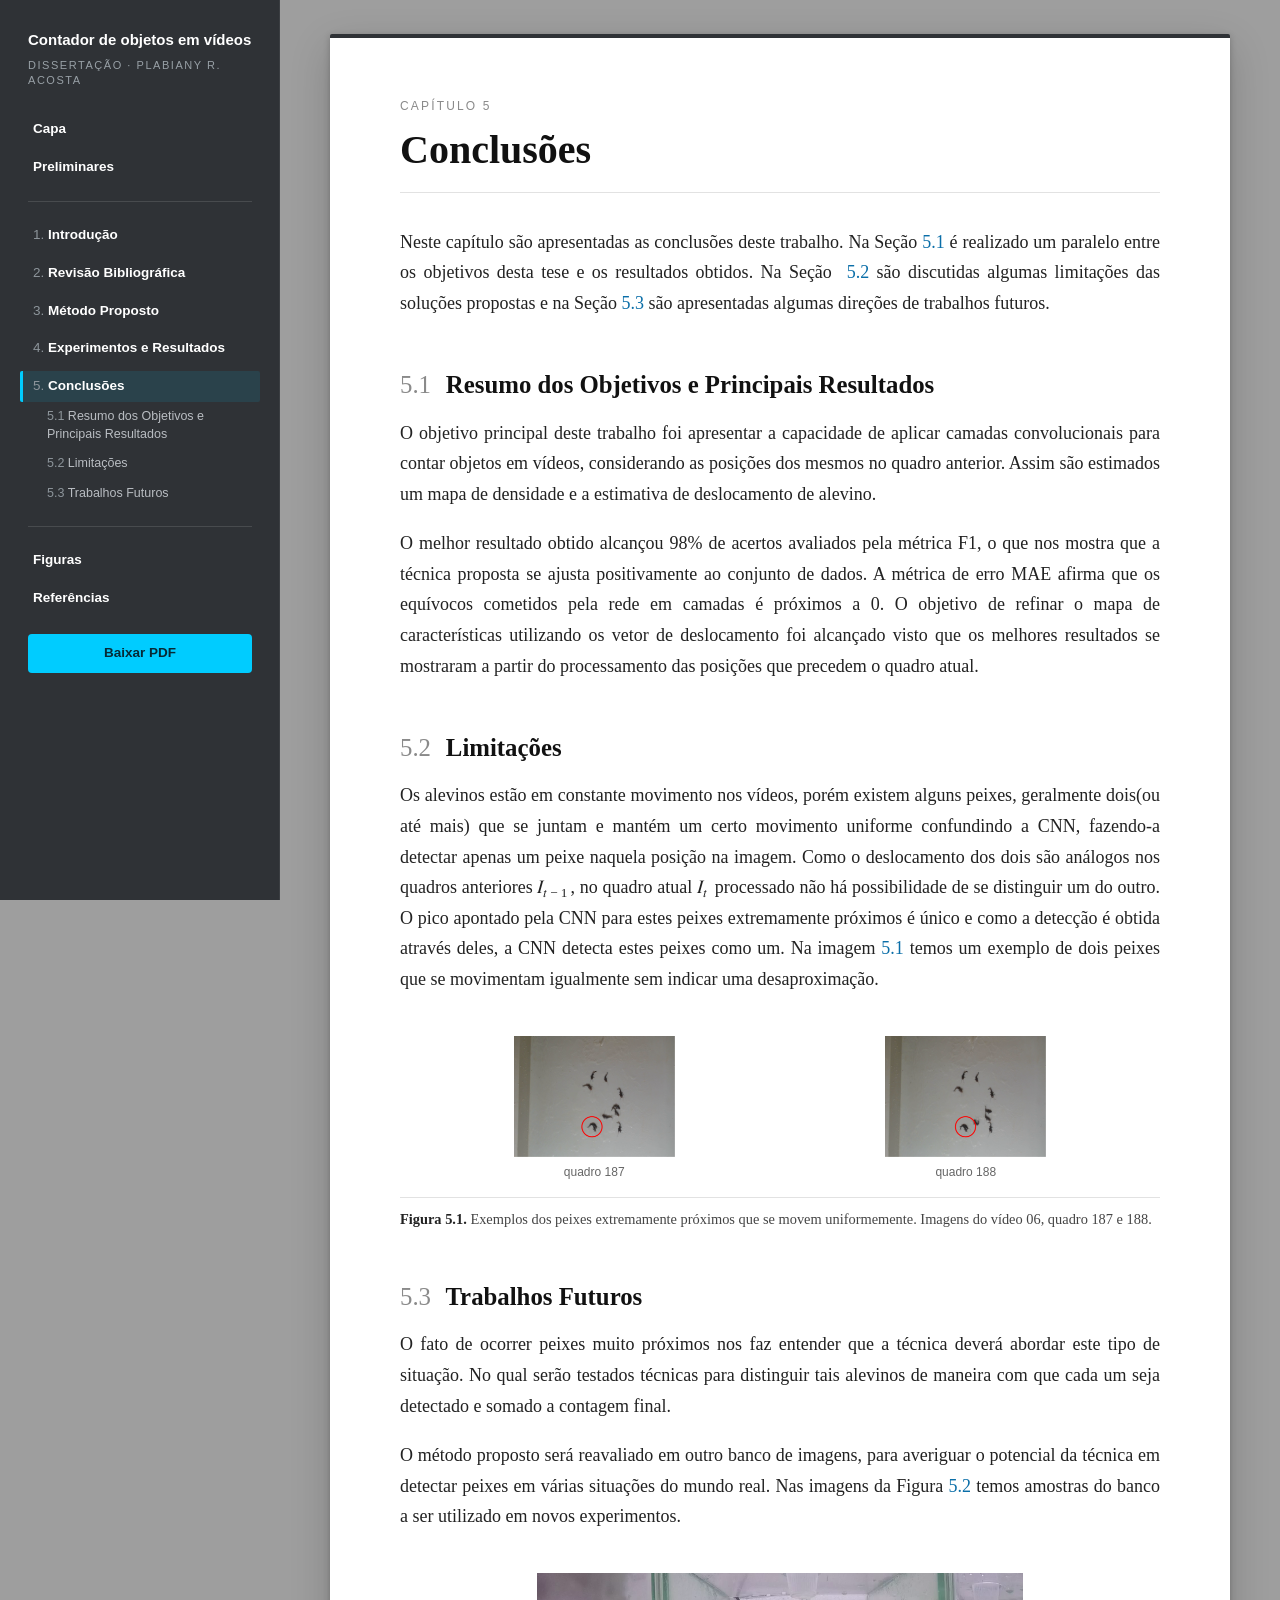
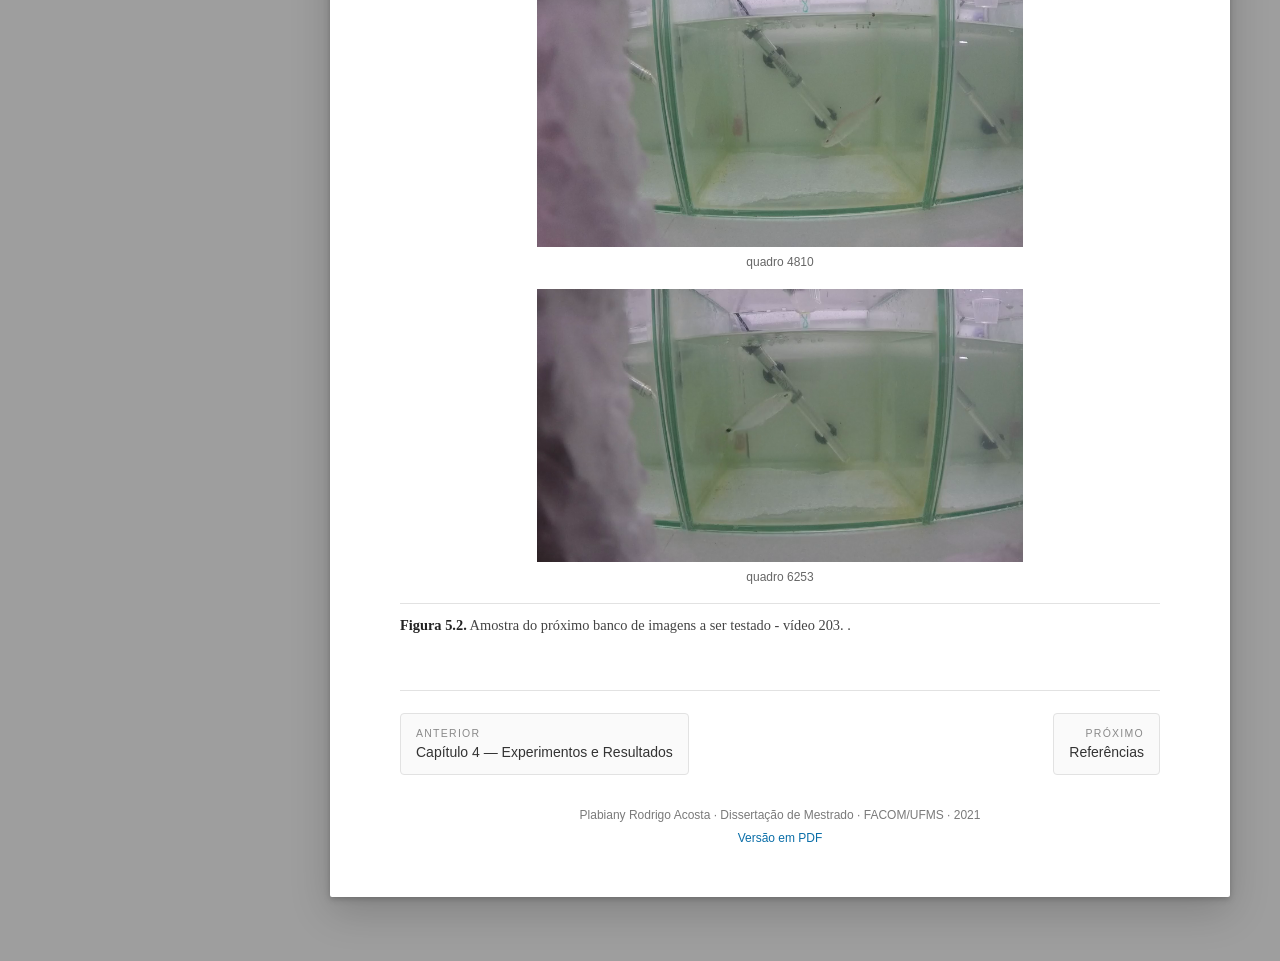
<file: capitulos/05-conclusoes.html>
<!doctype html>
<html lang="pt-BR">
<head>
<meta charset="utf-8">
<meta name="viewport" content="width=device-width, initial-scale=1">
<title>Capítulo 5 — Conclusões</title>
<meta name="description" content="Dissertação de mestrado de Plabiany Rodrigo Acosta: contador de objetos em vídeos usando redes neurais convolucionais.">
<link rel="stylesheet" href="../assets/css/site.css">
</head>
<body>
<aside class="sidebar" id="sidebar">
  <div class="sidebar-inner">
    <a class="brand" href="../index.html">
      <strong>Contador de objetos em vídeos</strong>
      <span>Dissertação · Plabiany R. Acosta</span>
    </a>
    <nav class="toc" aria-label="Sumário">
      <a class="toc-chapter" href="../index.html">Capa</a>
      <a class="toc-chapter" href="../preliminares.html">Preliminares</a>
      <div class="toc-sep"></div>
      <a class="toc-chapter" href="01-introducao.html"><span class="toc-num">1.</span> Introdução</a>
      <a class="toc-chapter" href="02-revisao-bibliografica.html"><span class="toc-num">2.</span> Revisão Bibliográfica</a>
      <a class="toc-chapter" href="03-metodo-proposto.html"><span class="toc-num">3.</span> Método Proposto</a>
      <a class="toc-chapter" href="04-experimentos-e-resultados.html"><span class="toc-num">4.</span> Experimentos e Resultados</a>
      <a class="toc-chapter active" href="05-conclusoes.html"><span class="toc-num">5.</span> Conclusões</a>
      <a class="toc-sub" href="05-conclusoes.html#sec:c:resumo"><span class="toc-num">5.1</span> Resumo dos Objetivos e Principais Resultados</a>
      <a class="toc-sub" href="05-conclusoes.html#sec:c:limitacoes"><span class="toc-num">5.2</span> Limitações</a>
      <a class="toc-sub" href="05-conclusoes.html#sec:c:futuros"><span class="toc-num">5.3</span> Trabalhos Futuros</a>
      <div class="toc-sep"></div>
      <a class="toc-chapter" href="../figuras.html">Figuras</a>
      <a class="toc-chapter" href="referencias.html">Referências</a>
      <a class="pdf-link" href="../assets/dissertacao.pdf">Baixar PDF</a>
    </nav>
  </div>
</aside>
<button class="menu-toggle" type="button" aria-label="Abrir sumário" aria-controls="sidebar">☰</button>
<div class="overlay" aria-hidden="true"></div>
<main class="page">
<article class="sheet">
<header class="chapter-header"><p class="chapter-kicker">Capítulo 5</p><h1 class="chapter-title" id="chap:conclusoes">Conclusões</h1></header>
<p>Neste capítulo são apresentadas as conclusões deste trabalho. Na
Seção <a data-reference="sec:c:resumo" data-reference-type="ref" href="#sec:c:resumo">5.1</a> é realizado um paralelo entre os
objetivos desta tese e os resultados obtidos. Na Seção  <a data-reference="sec:c:limitacoes" data-reference-type="ref" href="#sec:c:limitacoes">5.2</a> são discutidas algumas
limitações das soluções propostas e na Seção <a data-reference="sec:c:futuros" data-reference-type="ref" href="#sec:c:futuros">5.3</a> são
apresentadas algumas direções de trabalhos futuros.</p>
<h2 class="section-title" id="sec:c:resumo"><span class="sec-num">5.1</span> Resumo dos Objetivos e Principais Resultados</h2>
<p>O objetivo principal deste trabalho foi apresentar a capacidade de
aplicar camadas convolucionais para contar objetos em vídeos,
considerando as posições dos mesmos no quadro anterior. Assim são
estimados um mapa de densidade e a estimativa de deslocamento de
alevino.</p>
<p>O melhor resultado obtido alcançou 98% de acertos avaliados pela
métrica F1, o que nos mostra que a técnica proposta se ajusta
positivamente ao conjunto de dados. A métrica de erro MAE afirma que os
equívocos cometidos pela rede em camadas é próximos a 0. O objetivo de
refinar o mapa de características utilizando os vetor de deslocamento
foi alcançado visto que os melhores resultados se mostraram a partir do
processamento das posições que precedem o quadro atual.</p>
<h2 class="section-title" id="sec:c:limitacoes"><span class="sec-num">5.2</span> Limitações</h2>
<p>Os alevinos estão em constante movimento nos vídeos, porém existem
alguns peixes, geralmente dois(ou até mais) que se juntam e mantém um
certo movimento uniforme confundindo a CNN, fazendo-a detectar apenas um
peixe naquela posição na imagem. Como o deslocamento dos dois são
análogos nos quadros anteriores
<math display="inline" xmlns="http://www.w3.org/1998/Math/MathML"><semantics><msub><mi>I</mi><mrow><mi>t</mi><mo>−</mo><mn>1</mn></mrow></msub><annotation encoding="application/x-tex">I_{t-1}</annotation></semantics></math>,
no quadro atual
<math display="inline" xmlns="http://www.w3.org/1998/Math/MathML"><semantics><msub><mi>I</mi><mi>t</mi></msub><annotation encoding="application/x-tex">I_{t}</annotation></semantics></math>
processado não há possibilidade de se distinguir um do outro. O pico
apontado pela CNN para estes peixes extremamente próximos é único e como
a detecção é obtida através deles, a CNN detecta estes peixes como um.
Na imagem <a data-reference="fig:PeixesPróximos" data-reference-type="ref" href="#fig:PeixesPróximos">5.1</a> temos um exemplo de dois
peixes que se movimentam igualmente sem indicar uma desaproximação.</p>
<figure class="figura" data-latex-placement="!ht" id="fig:PeixesPróximos"><div class="subfigs"><div class="subfig" style="flex:0 1 46%;max-width:46%"><img alt="quadro 187" class="figimg" loading="lazy" src="../assets/figuras/187.png" style="width:46.0%"/><span class="subcap">quadro 187</span></div><div class="subfig" style="flex:0 1 46%;max-width:46%"><img alt="quadro 188" class="figimg" loading="lazy" src="../assets/figuras/188.png" style="width:46.0%"/><span class="subcap">quadro 188</span></div></div><figcaption><span class="fig-num">Figura 5.1.</span> <span data-label="fig:PeixesPróximos" id="fig:PeixesPróximos"></span> Exemplos dos peixes extremamente
próximos que se movem uniformemente. Imagens do vídeo 06, quadro 187 e
188. </figcaption></figure>
<h2 class="section-title" id="sec:c:futuros"><span class="sec-num">5.3</span> Trabalhos Futuros</h2>
<p>O fato de ocorrer peixes muito próximos nos faz entender que a
técnica deverá abordar este tipo de situação. No qual serão testados
técnicas para distinguir tais alevinos de maneira com que cada um seja
detectado e somado a contagem final.</p>
<p>O método proposto será reavaliado em outro banco de imagens, para
averiguar o potencial da técnica em detectar peixes em várias situações
do mundo real. Nas imagens da Figura <a data-reference="fig:proxbanco" data-reference-type="ref" href="#fig:proxbanco">5.2</a> temos
amostras do banco a ser utilizado em novos experimentos.</p>
<figure class="figura" data-latex-placement="!ht" id="fig:proxbanco"><div class="subfigs"><div class="subfig" style="flex:0 1 80%;max-width:80%"><img alt="quadro 4810" class="figimg" loading="lazy" src="../assets/figuras/frame0004810.png" style="width:80.0%"/><span class="subcap">quadro 4810</span></div><div class="subfig" style="flex:0 1 80%;max-width:80%"><img alt="quadro 6253" class="figimg" loading="lazy" src="../assets/figuras/frame0000247.png" style="width:80.0%"/><span class="subcap">quadro 6253</span></div></div><figcaption><span class="fig-num">Figura 5.2.</span> <span data-label="fig:proxbanco" id="fig:proxbanco"></span>
Amostra do próximo banco de imagens a ser testado - vídeo 203.
.</figcaption></figure>

<nav class="pager" aria-label="Navegação entre páginas">
<a class="prev" href="04-experimentos-e-resultados.html"><span class="label">Anterior</span>Capítulo 4 — Experimentos e Resultados</a>
<a class="next" href="referencias.html"><span class="label">Próximo</span>Referências</a>
</nav>
<footer class="site-footer">
  <p>Plabiany Rodrigo Acosta · Dissertação de Mestrado · FACOM/UFMS · 2021</p>
  <p><a href="../assets/dissertacao.pdf">Versão em PDF</a></p>
</footer>
</article>
</main>
<script src="../assets/js/site.js"></script>
</body>
</html>
</file>
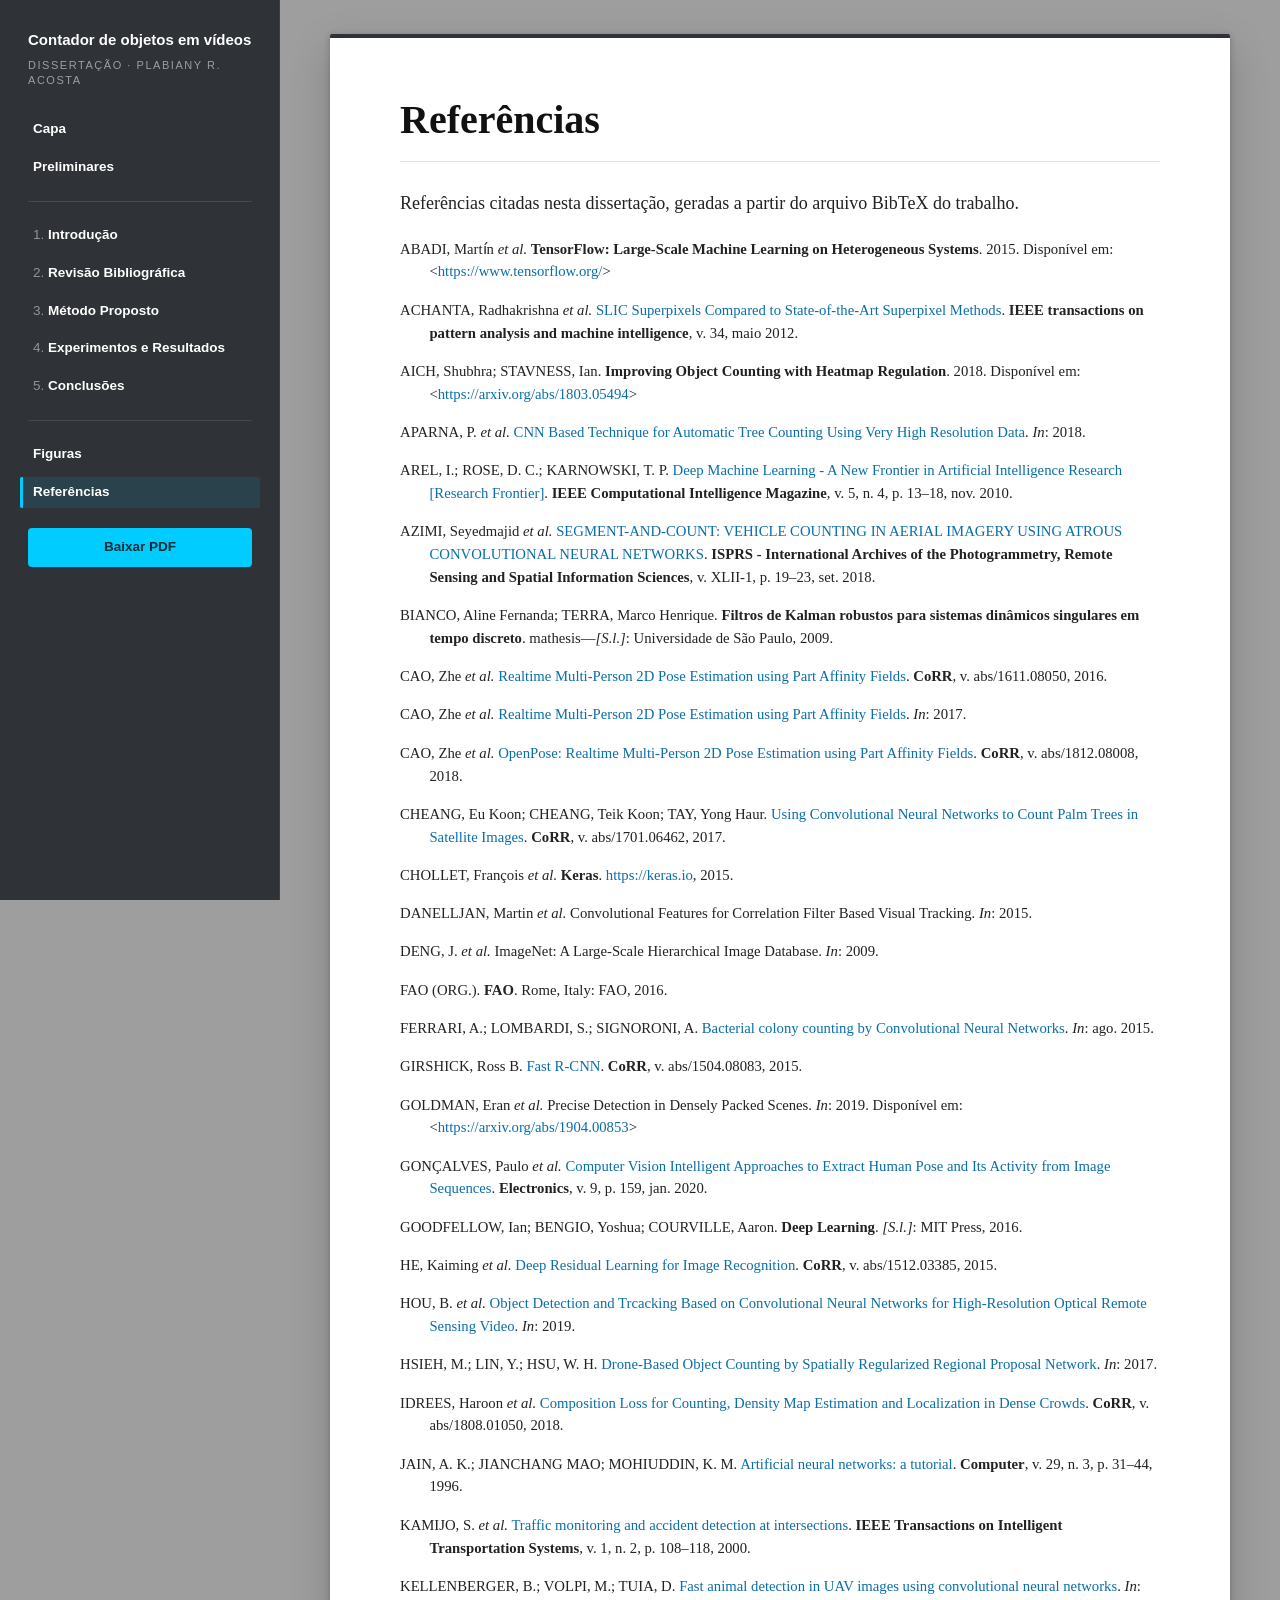
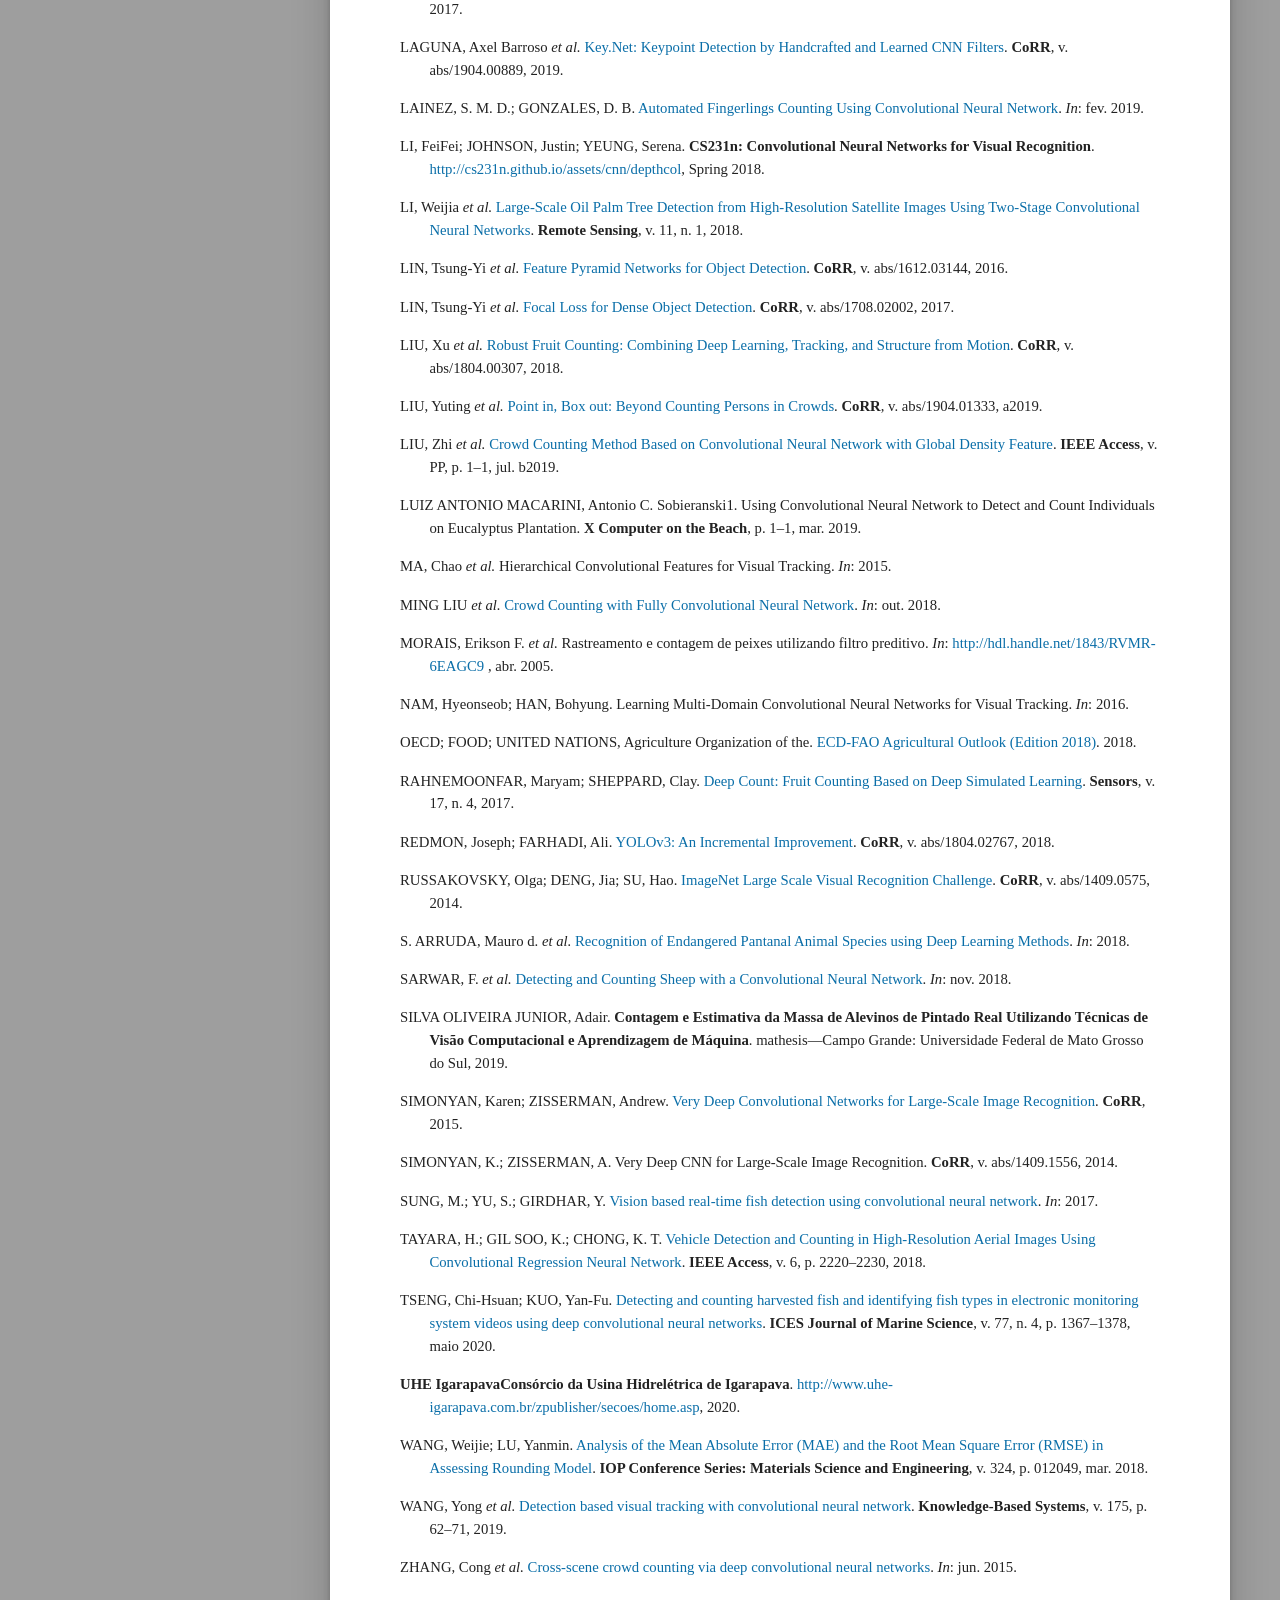
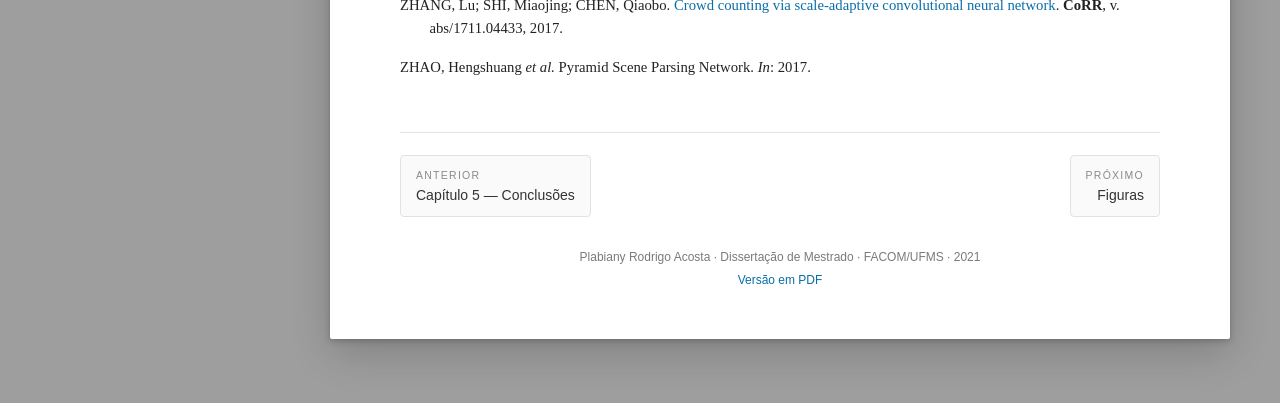
<file: capitulos/referencias.html>
<!doctype html>
<html lang="pt-BR">
<head>
<meta charset="utf-8">
<meta name="viewport" content="width=device-width, initial-scale=1">
<title>Referências</title>
<meta name="description" content="Dissertação de mestrado de Plabiany Rodrigo Acosta: contador de objetos em vídeos usando redes neurais convolucionais.">
<link rel="stylesheet" href="../assets/css/site.css">
</head>
<body>
<aside class="sidebar" id="sidebar">
  <div class="sidebar-inner">
    <a class="brand" href="../index.html">
      <strong>Contador de objetos em vídeos</strong>
      <span>Dissertação · Plabiany R. Acosta</span>
    </a>
    <nav class="toc" aria-label="Sumário">
      <a class="toc-chapter" href="../index.html">Capa</a>
      <a class="toc-chapter" href="../preliminares.html">Preliminares</a>
      <div class="toc-sep"></div>
      <a class="toc-chapter" href="01-introducao.html"><span class="toc-num">1.</span> Introdução</a>
      <a class="toc-chapter" href="02-revisao-bibliografica.html"><span class="toc-num">2.</span> Revisão Bibliográfica</a>
      <a class="toc-chapter" href="03-metodo-proposto.html"><span class="toc-num">3.</span> Método Proposto</a>
      <a class="toc-chapter" href="04-experimentos-e-resultados.html"><span class="toc-num">4.</span> Experimentos e Resultados</a>
      <a class="toc-chapter" href="05-conclusoes.html"><span class="toc-num">5.</span> Conclusões</a>
      <div class="toc-sep"></div>
      <a class="toc-chapter" href="../figuras.html">Figuras</a>
      <a class="toc-chapter active" href="referencias.html">Referências</a>
      <a class="pdf-link" href="../assets/dissertacao.pdf">Baixar PDF</a>
    </nav>
  </div>
</aside>
<button class="menu-toggle" type="button" aria-label="Abrir sumário" aria-controls="sidebar">☰</button>
<div class="overlay" aria-hidden="true"></div>
<main class="page">
<article class="sheet">
<h1 class="chapter-title">Referências</h1><p>Referências citadas nesta dissertação, geradas a partir do arquivo BibTeX do trabalho.</p><div class="references csl-bib-body referencias" data-entry-spacing="1" id="refs" role="list">
<div class="csl-entry" id="ref-tensorflow2015-whitepaper" role="listitem">
ABADI, Martı́n <em>et al.</em> <strong><span>TensorFlow</span>:
Large-Scale Machine Learning on Heterogeneous Systems</strong>. 2015.
Disponível em: &lt;<a href="https://www.tensorflow.org/">https://www.tensorflow.org/</a>&gt;
</div>
<div class="csl-entry" id="ref-SLIC" role="listitem">
ACHANTA, Radhakrishna <em>et al.</em> <a href="https://doi.org/10.1109/TPAMI.2012.120">SLIC Superpixels Compared
to State-of-the-Art Superpixel Methods</a>. <strong>IEEE transactions on
pattern analysis and machine intelligence</strong>, v. 34, maio 2012.
</div>
<div class="csl-entry" id="ref-Aich2018ImprovingOC" role="listitem">
AICH, Shubhra; STAVNESS, Ian. <strong>Improving Object Counting with
Heatmap Regulation</strong>. 2018. Disponível em: &lt;<a href="https://arxiv.org/abs/1803.05494">https://arxiv.org/abs/1803.05494</a>&gt;
</div>
<div class="csl-entry" id="ref-8437104" role="listitem">
APARNA, P. <em>et al.</em> <a href="https://doi.org/10.1109/ICDI3C.2018.00036">CNN Based Technique for
Automatic Tree Counting Using Very High Resolution Data</a>.
<em>In</em>: 2018.
</div>
<div class="csl-entry" id="ref-5605630" role="listitem">
AREL, I.; ROSE, D. C.; KARNOWSKI, T. P. <a href="https://doi.org/10.1109/MCI.2010.938364">Deep Machine Learning - A
New Frontier in Artificial Intelligence Research [Research
Frontier]</a>. <strong>IEEE Computational Intelligence
Magazine</strong>, v. 5, n. 4, p. 13–18, nov. 2010.
</div>
<div class="csl-entry" id="ref-CarCount" role="listitem">
AZIMI, Seyedmajid <em>et al.</em> <a href="https://doi.org/10.5194/isprs-archives-XLII-1-19-2018">SEGMENT-AND-COUNT:
VEHICLE COUNTING IN AERIAL IMAGERY USING ATROUS CONVOLUTIONAL NEURAL
NETWORKS</a>. <strong>ISPRS - International Archives of the
Photogrammetry, Remote Sensing and Spatial Information
Sciences</strong>, v. XLII-1, p. 19–23, set. 2018.
</div>
<div class="csl-entry" id="ref-Kalman" role="listitem">
BIANCO, Aline Fernanda; TERRA, Marco Henrique. <strong>Filtros de Kalman
robustos para sistemas dinâmicos singulares em tempo discreto</strong>.
mathesis—<em>[S.l.]</em>: Universidade de São Paulo, 2009.
</div>
<div class="csl-entry" id="ref-DBLP:journals/corr/CaoSWS16" role="listitem">
CAO, Zhe <em>et al.</em> <a href="http://arxiv.org/abs/1611.08050">Realtime Multi-Person 2D Pose
Estimation using Part Affinity Fields</a>. <strong>CoRR</strong>, v.
abs/1611.08050, 2016.
</div>
<div class="csl-entry" id="ref-Cao2017" role="listitem">
CAO, Zhe <em>et al.</em> <a href="https://doi.org/10.1109/CVPR.2017.143">Realtime Multi-Person 2D
Pose Estimation using Part Affinity Fields</a>. <em>In</em>: 2017.
</div>
<div class="csl-entry" id="ref-Cao2018" role="listitem">
CAO, Zhe <em>et al.</em> <a href="http://arxiv.org/abs/1812.08008">OpenPose: Realtime Multi-Person
2D Pose Estimation using Part Affinity Fields</a>.
<strong>CoRR</strong>, v. abs/1812.08008, 2018.
</div>
<div class="csl-entry" id="ref-DBLP:journals/corr/CheangCT17a" role="listitem">
CHEANG, Eu Koon; CHEANG, Teik Koon; TAY, Yong Haur. <a href="http://arxiv.org/abs/1701.06462">Using Convolutional Neural
Networks to Count Palm Trees in Satellite Images</a>.
<strong>CoRR</strong>, v. abs/1701.06462, 2017.
</div>
<div class="csl-entry" id="ref-chollet2015keras" role="listitem">
<span class="nocase">CHOLLET, François <em>et al.</em></span>
<strong>Keras</strong>. <a class="uri" href="https://keras.io">https://keras.io</a>, 2015.
</div>
<div class="csl-entry" id="ref-Danelljan_2015_ICCV_Workshops" role="listitem">
DANELLJAN, Martin <em>et al.</em> Convolutional Features for Correlation
Filter Based Visual Tracking. <em>In</em>: 2015.
</div>
<div class="csl-entry" id="ref-IMAGENET" role="listitem">
DENG, J. <em>et al.</em> <span>ImageNet: A Large-Scale Hierarchical
Image Database</span>. <em>In</em>: 2009.
</div>
<div class="csl-entry" id="ref-FAO" role="listitem">
FAO (ORG.). <strong>FAO</strong>. Rome, Italy: FAO, 2016.
</div>
<div class="csl-entry" id="ref-7320116" role="listitem">
FERRARI, A.; LOMBARDI, S.; SIGNORONI, A. <a href="https://doi.org/10.1109/EMBC.2015.7320116">Bacterial colony
counting by Convolutional Neural Networks</a>. <em>In</em>: ago. 2015.
</div>
<div class="csl-entry" id="ref-DBLP:journals/corr/Girshick15" role="listitem">
GIRSHICK, Ross B. <a href="http://arxiv.org/abs/1504.08083">Fast
<span>R-CNN</span></a>. <strong>CoRR</strong>, v. abs/1504.08083, 2015.
</div>
<div class="csl-entry" id="ref-Goldman2019CVPR" role="listitem">
GOLDMAN, Eran <em>et al.</em> Precise Detection in Densely Packed
Scenes. <em>In</em>: 2019. Disponível em: &lt;<a href="https://arxiv.org/abs/1904.00853">https://arxiv.org/abs/1904.00853</a>&gt;
</div>
<div class="csl-entry" id="ref-ExtractHuman" role="listitem">
GONÇALVES, Paulo <em>et al.</em> <a href="https://doi.org/10.3390/electronics9010159">Computer Vision
Intelligent Approaches to Extract Human Pose and Its Activity from Image
Sequences</a>. <strong>Electronics</strong>, v. 9, p. 159, jan. 2020.
</div>
<div class="csl-entry" id="ref-deeplearningbook" role="listitem">
GOODFELLOW, Ian; BENGIO, Yoshua; COURVILLE, Aaron. <strong>Deep
Learning</strong>. <em>[S.l.]</em>: MIT Press, 2016.
</div>
<div class="csl-entry" id="ref-ResNet50" role="listitem">
HE, Kaiming <em>et al.</em> <a href="http://arxiv.org/abs/1512.03385">Deep Residual Learning for Image
Recognition</a>. <strong>CoRR</strong>, v. abs/1512.03385, 2015.
</div>
<div class="csl-entry" id="ref-8898173" role="listitem">
HOU, B. <em>et al.</em> <a href="https://doi.org/10.1109/IGARSS.2019.8898173">Object Detection and
Trcacking Based on Convolutional Neural Networks for High-Resolution
Optical Remote Sensing Video</a>. <em>In</em>: 2019.
</div>
<div class="csl-entry" id="ref-8237708" role="listitem">
HSIEH, M.; LIN, Y.; HSU, W. H. <a href="https://doi.org/10.1109/ICCV.2017.446">Drone-Based Object Counting
by Spatially Regularized Regional Proposal Network</a>. <em>In</em>:
2017.
</div>
<div class="csl-entry" id="ref-DBLP:journals/corr/abs-1808-01050" role="listitem">
IDREES, Haroon <em>et al.</em> <a href="http://arxiv.org/abs/1808.01050">Composition Loss for Counting,
Density Map Estimation and Localization in Dense Crowds</a>.
<strong>CoRR</strong>, v. abs/1808.01050, 2018.
</div>
<div class="csl-entry" id="ref-ANN" role="listitem">
JAIN, A. K.; JIANCHANG MAO; MOHIUDDIN, K. M. <a href="https://doi.org/10.1109/2.485891">Artificial neural networks: a
tutorial</a>. <strong>Computer</strong>, v. 29, n. 3, p. 31–44, 1996.
</div>
<div class="csl-entry" id="ref-880968" role="listitem">
KAMIJO, S. <em>et al.</em> <a href="https://doi.org/10.1109/6979.880968">Traffic monitoring and
accident detection at intersections</a>. <strong>IEEE Transactions on
Intelligent Transportation Systems</strong>, v. 1, n. 2, p. 108–118,
2000.
</div>
<div class="csl-entry" id="ref-8127090" role="listitem">
KELLENBERGER, B.; VOLPI, M.; TUIA, D. <a href="https://doi.org/10.1109/IGARSS.2017.8127090">Fast animal detection
in UAV images using convolutional neural networks</a>. <em>In</em>:
2017.
</div>
<div class="csl-entry" id="ref-DBLP:journals/corr/abs-1904-00889" role="listitem">
LAGUNA, Axel Barroso <em>et al.</em> <a href="http://arxiv.org/abs/1904.00889">Key.Net: Keypoint Detection by
Handcrafted and Learned <span>CNN</span> Filters</a>.
<strong>CoRR</strong>, v. abs/1904.00889, 2019.
</div>
<div class="csl-entry" id="ref-FingerLing" role="listitem">
LAINEZ, S. M. D.; GONZALES, D. B. <a href="https://doi.org/10.1109/CCOMS.2019.8821746">Automated Fingerlings
Counting Using Convolutional Neural Network</a>. <em>In</em>: fev. 2019.
</div>
<div class="csl-entry" id="ref-c231stan" role="listitem">
LI, FeiFei; JOHNSON, Justin; YEUNG, Serena. <strong>CS231n:
Convolutional Neural Networks for Visual Recognition</strong>. <a class="uri" href="http://cs231n.github.io/assets/cnn/depthcol">http://cs231n.github.io/assets/cnn/depthcol</a>, Spring
2018.
</div>
<div class="csl-entry" id="ref-rs11010011" role="listitem">
LI, Weijia <em>et al.</em> <a href="https://doi.org/10.3390/rs11010011">Large-Scale Oil Palm Tree
Detection from High-Resolution Satellite Images Using Two-Stage
Convolutional Neural Networks</a>. <strong>Remote Sensing</strong>, v.
11, n. 1, 2018.
</div>
<div class="csl-entry" id="ref-FPN" role="listitem">
LIN, Tsung-Yi <em>et al.</em> <a href="http://arxiv.org/abs/1612.03144">Feature Pyramid Networks for
Object Detection</a>. <strong>CoRR</strong>, v. abs/1612.03144, 2016.
</div>
<div class="csl-entry" id="ref-DBLP:journals/corr/abs-1708-02002" role="listitem">
LIN, Tsung-Yi <em>et al.</em> <a href="http://arxiv.org/abs/1708.02002">Focal Loss for Dense Object
Detection</a>. <strong>CoRR</strong>, v. abs/1708.02002, 2017.
</div>
<div class="csl-entry" id="ref-DBLP:journals/corr/abs-1804-00307" role="listitem">
LIU, Xu <em>et al.</em> <a href="http://arxiv.org/abs/1804.00307">Robust
Fruit Counting: Combining Deep Learning, Tracking, and Structure from
Motion</a>. <strong>CoRR</strong>, v. abs/1804.00307, 2018.
</div>
<div class="csl-entry" id="ref-DBLP:peri/corr/abs-1904-01333" role="listitem">
LIU, Yuting <em>et al.</em> <a href="http://arxiv.org/abs/1904.01333">Point in, Box out: Beyond
Counting Persons in Crowds</a>. <strong>CoRR</strong>, v.
abs/1904.01333, a2019.
</div>
<div class="csl-entry" id="ref-article" role="listitem">
LIU, Zhi <em>et al.</em> <a href="https://doi.org/10.1109/ACCESS.2019.2926881">Crowd Counting Method
Based on Convolutional Neural Network with Global Density Feature</a>.
<strong>IEEE Access</strong>, v. PP, p. 1–1, jul. b2019.
</div>
<div class="csl-entry" id="ref-articleLuiz" role="listitem">
LUIZ ANTONIO MACARINI, Antonio C. Sobieranski1. Using Convolutional
Neural Network to Detect and Count Individuals on Eucalyptus Plantation.
<strong>X Computer on the Beach</strong>, p. 1–1, mar. 2019.
</div>
<div class="csl-entry" id="ref-Ma_2015_ICCV" role="listitem">
MA, Chao <em>et al.</em> Hierarchical Convolutional Features for Visual
Tracking. <em>In</em>: 2015.
</div>
<div class="csl-entry" id="ref-8451787" role="listitem">
MING LIU <em>et al.</em> <a href="https://doi.org/10.1109/ICIP.2018.8451787">Crowd Counting with
Fully Convolutional Neural Network</a>. <em>In</em>: out. 2018.
</div>
<div class="csl-entry" id="ref-Erikson" role="listitem">
MORAIS, Erikson F. <em>et al.</em> Rastreamento e contagem de peixes
utilizando filtro preditivo. <em>In</em>: <a class="uri" href="http://hdl.handle.net/1843/RVMR-6EAGC9
">http://hdl.handle.net/1843/RVMR-6EAGC9
</a>, abr. 2005.
</div>
<div class="csl-entry" id="ref-Nam_2016_CVPR" role="listitem">
NAM, Hyeonseob; HAN, Bohyung. Learning Multi-Domain Convolutional Neural
Networks for Visual Tracking. <em>In</em>: 2016.
</div>
<div class="csl-entry" id="ref-OECD" role="listitem">
OECD; FOOD; UNITED NATIONS, Agriculture Organization of the. <a href="https://doi.org/https://doi.org/10.1787/d4bae583-en">ECD-FAO
Agricultural Outlook (Edition 2018)</a>. 2018.
</div>
<div class="csl-entry" id="ref-s17040905" role="listitem">
RAHNEMOONFAR, Maryam; SHEPPARD, Clay. <a href="https://doi.org/10.3390/s17040905">Deep Count: Fruit Counting
Based on Deep Simulated Learning</a>. <strong>Sensors</strong>, v. 17,
n. 4, 2017.
</div>
<div class="csl-entry" id="ref-DBLP:journals/corr/abs-1804-02767" role="listitem">
REDMON, Joseph; FARHADI, Ali. <a href="http://arxiv.org/abs/1804.02767">YOLOv3: An Incremental
Improvement</a>. <strong>CoRR</strong>, v. abs/1804.02767, 2018.
</div>
<div class="csl-entry" id="ref-DBLP:journals/corr/RussakovskyDSKSMHKKBBF14" role="listitem">
RUSSAKOVSKY, Olga; DENG, Jia; SU, Hao. <a href="https://arxiv.org/abs/1409.0575">ImageNet Large Scale Visual
Recognition Challenge</a>. <strong>CoRR</strong>, v. abs/1409.0575,
2014.
</div>
<div class="csl-entry" id="ref-8489369" role="listitem">
S. ARRUDA, Mauro d. <em>et al.</em> <a href="https://doi.org/10.1109/IJCNN.2018.8489369">Recognition of
Endangered Pantanal Animal Species using Deep Learning Methods</a>.
<em>In</em>: 2018.
</div>
<div class="csl-entry" id="ref-8639306" role="listitem">
SARWAR, F. <em>et al.</em> <a href="https://doi.org/10.1109/AVSS.2018.8639306">Detecting and Counting
Sheep with a Convolutional Neural Network</a>. <em>In</em>: nov. 2018.
</div>
<div class="csl-entry" id="ref-Junior2019UFMS" role="listitem">
SILVA OLIVEIRA JUNIOR, Adair. <strong>Contagem e Estimativa da Massa de
Alevinos de Pintado Real Utilizando Técnicas de Visão Computacional e
Aprendizagem de Máquina</strong>. mathesis—Campo Grande: Universidade
Federal de Mato Grosso do Sul, 2019.
</div>
<div class="csl-entry" id="ref-VGG" role="listitem">
SIMONYAN, Karen; ZISSERMAN, Andrew. <a href="https://arxiv.org/abs/1409.1556">Very Deep Convolutional Networks
for Large-Scale Image Recognition</a>. <strong>CoRR</strong>, 2015.
</div>
<div class="csl-entry" id="ref-Simonyan14c" role="listitem">
SIMONYAN, K.; ZISSERMAN, A. Very Deep CNN for Large-Scale Image
Recognition. <strong>CoRR</strong>, v. abs/1409.1556, 2014.
</div>
<div class="csl-entry" id="ref-YOLOFish" role="listitem">
SUNG, M.; YU, S.; GIRDHAR, Y. <a href="https://doi.org/10.1109/OCEANSE.2017.8084889">Vision based
real-time fish detection using convolutional neural network</a>.
<em>In</em>: 2017.
</div>
<div class="csl-entry" id="ref-8186148" role="listitem">
TAYARA, H.; GIL SOO, K.; CHONG, K. T. <a href="https://doi.org/10.1109/ACCESS.2017.2782260">Vehicle Detection and
Counting in High-Resolution Aerial Images Using Convolutional Regression
Neural Network</a>. <strong>IEEE Access</strong>, v. 6, p. 2220–2230,
2018.
</div>
<div class="csl-entry" id="ref-ICESJournal" role="listitem">
TSENG, Chi-Hsuan; KUO, Yan-Fu. <a href="https://doi.org/10.1093/icesjms/fsaa076"><span>Detecting and
counting harvested fish and identifying fish types in electronic
monitoring system videos using deep convolutional neural
networks</span></a>. <strong>ICES Journal of Marine Science</strong>, v.
77, n. 4, p. 1367–1378, maio 2020.
</div>
<div class="csl-entry" id="ref-UHE" role="listitem">
<strong><span>UHE Igarapava</span>Consórcio da Usina Hidrelétrica de
Igarapava</strong>. <a class="uri" href="http://www.uhe-igarapava.com.br/zpublisher/secoes/home.asp">http://www.uhe-igarapava.com.br/zpublisher/secoes/home.asp</a>,
2020.
</div>
<div class="csl-entry" id="ref-MAE" role="listitem">
WANG, Weijie; LU, Yanmin. <a href="https://doi.org/10.1088/1757-899X/324/1/012049">Analysis of the
Mean Absolute Error (MAE) and the Root Mean Square Error (RMSE) in
Assessing Rounding Model</a>. <strong>IOP Conference Series: Materials
Science and Engineering</strong>, v. 324, p. 012049, mar. 2018.
</div>
<div class="csl-entry" id="ref-WANG201962" role="listitem">
WANG, Yong <em>et al.</em> <a href="https://doi.org/10.1016/j.knosys.2019.03.012">Detection based
visual tracking with convolutional neural network</a>.
<strong>Knowledge-Based Systems</strong>, v. 175, p. 62–71, 2019.
</div>
<div class="csl-entry" id="ref-inproceedings" role="listitem">
ZHANG, Cong <em>et al.</em> <a href="https://doi.org/10.1109/CVPR.2015.7298684">Cross-scene crowd
counting via deep convolutional neural networks</a>. <em>In</em>: jun.
2015.
</div>
<div class="csl-entry" id="ref-DBLP:journals/corr/abs-1711-04433" role="listitem">
ZHANG, Lu; SHI, Miaojing; CHEN, Qiaobo. <a href="http://arxiv.org/abs/1711.04433">Crowd counting via scale-adaptive
convolutional neural network</a>. <strong>CoRR</strong>, v.
abs/1711.04433, 2017.
</div>
<div class="csl-entry" id="ref-Zhao2017CVPR" role="listitem">
ZHAO, Hengshuang <em>et al.</em> Pyramid Scene Parsing Network.
<em>In</em>: 2017.
</div>
</div>
<nav class="pager" aria-label="Navegação entre páginas">
<a class="prev" href="05-conclusoes.html"><span class="label">Anterior</span>Capítulo 5 — Conclusões</a>
<a class="next" href="../figuras.html"><span class="label">Próximo</span>Figuras</a>
</nav>
<footer class="site-footer">
  <p>Plabiany Rodrigo Acosta · Dissertação de Mestrado · FACOM/UFMS · 2021</p>
  <p><a href="../assets/dissertacao.pdf">Versão em PDF</a></p>
</footer>
</article>
</main>
<script src="../assets/js/site.js"></script>
</body>
</html>
</file>
<file: assets/css/site.css>
:root {
  --bg: #9e9e9e;
  --sheet: #ffffff;
  --ink: #222222;
  --muted: #666666;
  --sidebar: #2f3236;
  --sidebar-ink: #d7d7d7;
  --accent: #0cf;
  --link: #0a6ea8;
  --rule: #e2e2e2;
  --serif: Georgia, "Times New Roman", Times, serif;
  --sans: -apple-system, BlinkMacSystemFont, "Segoe UI", Roboto, Helvetica, Arial, sans-serif;
}

* { box-sizing: border-box; }

html { scroll-behavior: smooth; }

body {
  margin: 0;
  background: var(--bg);
  color: var(--ink);
  font-family: var(--serif);
  font-size: 18px;
  line-height: 1.7;
  -webkit-font-smoothing: antialiased;
}

a { color: var(--link); text-decoration: none; }
a:hover { color: var(--accent); text-decoration: underline; }

/* ---------- sidebar ---------- */
.sidebar {
  position: fixed;
  inset: 0 auto 0 0;
  width: 280px;
  background: var(--sidebar);
  color: var(--sidebar-ink);
  overflow-y: auto;
  z-index: 40;
  box-shadow: inset -1px 0 0 rgba(255,255,255,.06);
}
.sidebar-inner { padding: 30px 20px 46px; }

.brand {
  display: block;
  color: #fff;
  text-decoration: none;
  font-family: var(--sans);
  line-height: 1.35;
  margin: 0 8px 26px;
}
.brand:hover { text-decoration: none; color: #fff; }
.brand strong { display: block; font-size: 15px; font-weight: 700; }
.brand span {
  display: block;
  margin-top: 8px;
  color: #98a0a6;
  font-size: 11px;
  text-transform: uppercase;
  letter-spacing: .14em;
}

.toc a {
  display: block;
  color: var(--sidebar-ink);
  text-decoration: none;
  font-family: var(--sans);
  font-size: 13.5px;
  line-height: 1.4;
  padding: 6px 10px;
  border-left: 3px solid transparent;
  border-radius: 2px;
}
.toc a:hover { color: #fff; background: rgba(255,255,255,.06); text-decoration: none; }
.toc a.active { color: #fff; border-left-color: var(--accent); background: rgba(0,204,255,.10); }
.toc .toc-chapter { font-weight: 600; color: #fff; margin-top: 7px; }
.toc .toc-sub { padding-left: 24px; font-size: 12.5px; color: #b9bdc2; }
.toc .toc-subsub { padding-left: 38px; font-size: 12px; color: #9aa0a6; }
.toc .toc-num { color: #8d959b; font-weight: 400; }
.toc .toc-sep { height: 1px; background: rgba(255,255,255,.12); margin: 18px 8px; }
.toc .pdf-link {
  margin: 20px 8px 0;
  background: var(--accent);
  color: #062a36;
  font-weight: 700;
  text-align: center;
  border-radius: 4px;
  padding: 10px 12px;
  border-left: 0;
}
.toc .pdf-link:hover { background: #5fe0ff; color: #062a36; }

.menu-toggle {
  display: none;
  position: fixed;
  top: 14px;
  left: 14px;
  z-index: 60;
  background: var(--sidebar);
  color: #fff;
  border: 0;
  border-radius: 4px;
  padding: 8px 13px;
  font-size: 20px;
  line-height: 1;
  cursor: pointer;
  box-shadow: 0 2px 8px rgba(0,0,0,.35);
}
.overlay { display: none; position: fixed; inset: 0; background: rgba(0,0,0,.55); z-index: 35; }

/* ---------- page / sheet ---------- */
.page { margin-left: 280px; padding: 34px 30px 64px; }

.sheet {
  max-width: 900px;
  margin: 0 auto;
  background: var(--sheet);
  padding: 58px 70px 46px;
  border-top: 4px solid var(--sidebar);
  box-shadow: 0 2px 6px rgba(0,0,0,.22), 0 14px 40px rgba(0,0,0,.18);
  border-radius: 2px;
}

.chapter-header { margin-bottom: 34px; }
.chapter-kicker {
  margin: 0 0 10px;
  font-family: var(--sans);
  text-transform: uppercase;
  letter-spacing: .18em;
  font-size: 12px;
  color: #8a8a8a;
  text-align: left;
}
.chapter-title {
  margin: 0 0 26px;
  padding-bottom: 18px;
  border-bottom: 1px solid var(--rule);
  font-family: var(--serif);
  font-size: 2.5rem;
  line-height: 1.18;
  font-weight: 700;
  color: #111;
}

h1, h2, h3, h4 { font-family: var(--serif); color: #111; line-height: 1.25; }
.section-title { font-size: 1.55rem; margin: 2.1em 0 .65em; font-weight: 700; }
h3.section-title { font-size: 1.22rem; margin: 1.8em 0 .55em; }
.sec-num { color: #8a8a8a; font-weight: 400; margin-right: .35em; }

p { margin: 0 0 1.05em; text-align: justify; hyphens: auto; }
ul, ol { margin: 0 0 1.15em 1.4em; padding: 0; }
li { margin: .35em 0; }
strong { font-weight: 700; }
em { font-style: italic; }

/* ---------- figures ---------- */
.figura { margin: 2.3em 0; text-align: center; }
.subfigs {
  display: flex;
  flex-wrap: wrap;
  justify-content: center;
  align-items: flex-start;
  gap: 18px 22px;
}
.subfig { display: flex; flex-direction: column; align-items: center; max-width: 100%; }
.figimg { max-width: 100%; height: auto; display: block; }
.subcap {
  display: block;
  font-family: var(--sans);
  font-size: 12px;
  line-height: 1.45;
  color: #666;
  margin-top: 7px;
  max-width: 340px;
}
figcaption {
  margin-top: 16px;
  padding-top: 10px;
  border-top: 1px solid var(--rule);
  font-size: .9rem;
  line-height: 1.55;
  color: #444;
  text-align: left;
}
.fig-num, .tab-num { font-weight: 700; color: #222; }

/* ---------- tables ---------- */
.table-wrap {
  overflow-x: auto;
  margin: 1.9em 0;
  border: 1px solid var(--rule);
  background: #fff;
}
.tabela {
  border-collapse: collapse;
  width: 100%;
  min-width: 620px;
  font-family: var(--sans);
  font-size: .82rem;
  line-height: 1.4;
}
.tabela caption {
  caption-side: top;
  text-align: left;
  font-family: var(--serif);
  font-size: .9rem;
  color: #444;
  padding: 11px 13px;
  border-bottom: 1px solid var(--rule);
  background: #fafafa;
}
.tabela th, .tabela td { border: 1px solid #ddd; padding: 6px 9px; vertical-align: middle; }
.tabela thead th { background: #f1f1f1; }
.tabela tbody tr:nth-child(even) { background: #fafafa; }

/* ---------- math ---------- */
math { font-size: 1.04em; }
math[display="block"] {
  display: block;
  overflow-x: auto;
  overflow-y: hidden;
  padding: 12px 0;
}
.eq-line { position: relative; padding-right: 3.4em; }
.eq-num {
  position: absolute;
  right: 0;
  top: 50%;
  transform: translateY(-50%);
  font-family: var(--serif);
  font-size: .9rem;
  color: #666;
}

/* ---------- citations / references ---------- */
.citation { white-space: normal; }
.referencias .csl-entry {
  margin: 0 0 1.05em;
  padding-left: 2em;
  text-indent: -2em;
  font-size: .92rem;
  line-height: 1.55;
  text-align: left;
}

/* ---------- preliminares ---------- */
.dedicatoria {
  margin: 0 0 2.4em;
  padding: 1.2em 1.6em;
  border-left: 4px solid var(--accent);
  background: #f7fafc;
  color: #444;
  font-style: italic;
  white-space: pre-line;
  text-align: left;
}

/* ---------- pager / footer ---------- */
.pager {
  display: flex;
  justify-content: space-between;
  gap: 16px;
  margin-top: 54px;
  padding-top: 22px;
  border-top: 1px solid var(--rule);
  font-family: var(--sans);
  font-size: 14px;
}
.pager a {
  max-width: 48%;
  padding: 12px 15px;
  border: 1px solid var(--rule);
  border-radius: 4px;
  background: #fafafa;
  color: #333;
  line-height: 1.35;
}
.pager a:hover { border-color: var(--accent); text-decoration: none; color: #111; }
.pager a.next { text-align: right; margin-left: auto; }
.pager .label {
  display: block;
  margin-bottom: 3px;
  color: #8a8a8a;
  font-size: 10.5px;
  text-transform: uppercase;
  letter-spacing: .12em;
}
.site-footer {
  margin-top: 30px;
  font-family: var(--sans);
  font-size: 12px;
  color: #7a7a7a;
  text-align: center;
}
.site-footer p { margin: .2em 0; text-align: center; }

/* ---------- landing / index ---------- */
.landing { max-width: 1100px; margin: 0 auto; }

.hero {
  position: relative;
  display: flex;
  align-items: center;
  min-height: 520px;
  background:
    linear-gradient(90deg, rgba(14,23,31,.94) 0%, rgba(14,23,31,.78) 52%, rgba(14,23,31,.30) 100%),
    url('../figuras/escadadepeixes.jpg') center / cover no-repeat;
  color: #fff;
  box-shadow: 0 2px 6px rgba(0,0,0,.2), 0 16px 44px rgba(0,0,0,.22);
  border-radius: 2px;
  overflow: hidden;
}
.hero-content { max-width: 790px; padding: 62px 70px; }
.hero .kicker {
  margin: 0 0 16px;
  font-family: var(--sans);
  font-size: 12px;
  text-transform: uppercase;
  letter-spacing: .2em;
  color: #9fd9ea;
  text-align: left;
}
.hero h1 {
  margin: 0 0 18px;
  font-size: clamp(2.1rem, 4.2vw, 3.5rem);
  line-height: 1.12;
  color: #fff;
  font-weight: 700;
}
.hero-author { margin: 0 0 6px; font-size: 1.25rem; color: #fff; text-align: left; }
.hero-meta { margin: 0 0 28px; font-family: var(--sans); font-size: 14px; line-height: 1.6; color: #c7d0d6; text-align: left; }
.hero-actions { display: flex; flex-wrap: wrap; gap: 12px; }
.btn {
  display: inline-block;
  padding: 12px 20px;
  border-radius: 4px;
  font-family: var(--sans);
  font-size: 14px;
  font-weight: 700;
  line-height: 1;
  text-decoration: none;
}
.btn:hover { text-decoration: none; }
.btn-primary { background: var(--accent); color: #062a36; }
.btn-primary:hover { background: #5fe0ff; color: #062a36; }
.btn-ghost { border: 1px solid rgba(255,255,255,.55); color: #fff; }
.btn-ghost:hover { border-color: #fff; background: rgba(255,255,255,.10); color: #fff; }

.resumo-grid {
  display: grid;
  grid-template-columns: 1fr 1fr;
  gap: 24px;
  margin: 28px 0;
}
.card {
  background: var(--sheet);
  padding: 30px 34px;
  border-top: 4px solid var(--sidebar);
  box-shadow: 0 2px 5px rgba(0,0,0,.18), 0 10px 28px rgba(0,0,0,.12);
}
.card h2, .sumario h2, .about h2 {
  margin: 0 0 18px;
  padding-bottom: 12px;
  border-bottom: 1px solid var(--rule);
  font-size: 1.5rem;
}
.card p { font-size: .96rem; }

.sumario, .about {
  background: var(--sheet);
  padding: 36px 42px;
  margin: 28px 0;
  box-shadow: 0 2px 5px rgba(0,0,0,.18), 0 10px 28px rgba(0,0,0,.12);
}
.sumario-list { list-style: none; margin: 0; padding: 0; }
.sumario-list > li { margin: 15px 0; }
.sumario-list > li > a { font-size: 1.13rem; font-weight: 700; color: #1d1d1d; }
.sumario-list > li > a:hover { color: var(--link); }
.sumario-list .sum-num { color: #8a8a8a; font-weight: 400; }
.sumario-list ul { list-style: none; margin: 7px 0 0 20px; padding: 0; }
.sumario-list ul li { margin: 5px 0; }
.sumario-list ul a { font-size: .92rem; color: #4a4a4a; }
.sumario-list ul a:hover { color: var(--link); }
.sumario-list .toc-num { color: #9a9a9a; }

.about-grid {
  display: grid;
  grid-template-columns: repeat(4, minmax(0, 1fr));
  gap: 20px;
}
.about-grid h3 {
  margin: 0 0 6px;
  font-family: var(--sans);
  font-size: 11px;
  text-transform: uppercase;
  letter-spacing: .12em;
  color: #8a8a8a;
}
.about-grid p { margin: 0; font-size: .93rem; text-align: left; }

/* ---------- gallery ---------- */
.gallery-chapter { margin: 34px 0 10px; }
.gallery-grid {
  display: grid;
  grid-template-columns: repeat(auto-fill, minmax(330px, 1fr));
  gap: 24px;
  margin-top: 18px;
}
.gallery-item {
  background: #fff;
  border: 1px solid var(--rule);
  border-radius: 3px;
  padding: 16px 16px 14px;
  display: flex;
  flex-direction: column;
  gap: 12px;
}
.gallery-media { gap: 8px; }
.gallery-media .figimg { max-height: 230px; width: auto; max-width: 100%; }
.gallery-media .subcap { font-size: 11px; margin-top: 4px; max-width: 210px; }
.gallery-caption p { margin: 0 0 8px; font-size: .84rem; line-height: 1.5; text-align: left; }
.gallery-caption a { font-family: var(--sans); font-size: 12px; }

/* ---------- responsive ---------- */
@media (max-width: 980px) {
  .sidebar { transform: translateX(-100%); transition: transform .25s ease; width: 300px; }
  body.nav-open .sidebar { transform: translateX(0); }
  body.nav-open .overlay { display: block; }
  .menu-toggle { display: block; }
  .page { margin-left: 0; padding: 64px 14px 44px; }
  .sheet { padding: 34px 24px 34px; }
  .chapter-title { font-size: 2rem; }
  .hero { min-height: 440px; }
  .hero-content { padding: 42px 28px; }
  .resumo-grid { grid-template-columns: 1fr; }
  .about-grid { grid-template-columns: 1fr 1fr; }
  .subfig { flex-basis: 100% !important; max-width: 100% !important; }
  .gallery-grid { grid-template-columns: 1fr; }
}

@media (max-width: 560px) {
  body { font-size: 17px; }
  .sheet { padding: 28px 18px 28px; }
  .chapter-title { font-size: 1.7rem; }
  .sumario, .about, .card { padding: 24px 20px; }
  .about-grid { grid-template-columns: 1fr; }
  .pager { flex-direction: column; }
  .pager a { max-width: 100%; }
  .hero h1 { font-size: 1.9rem; }
}

@media print {
  body { background: #fff; font-size: 11pt; }
  .sidebar, .menu-toggle, .overlay, .pager, .site-footer { display: none !important; }
  .page { margin: 0; padding: 0; }
  .sheet { box-shadow: none; max-width: none; padding: 0; border-top: 0; }
  .subfig { break-inside: avoid; }
  .figura, .table-wrap { break-inside: avoid; }
}
</file>
